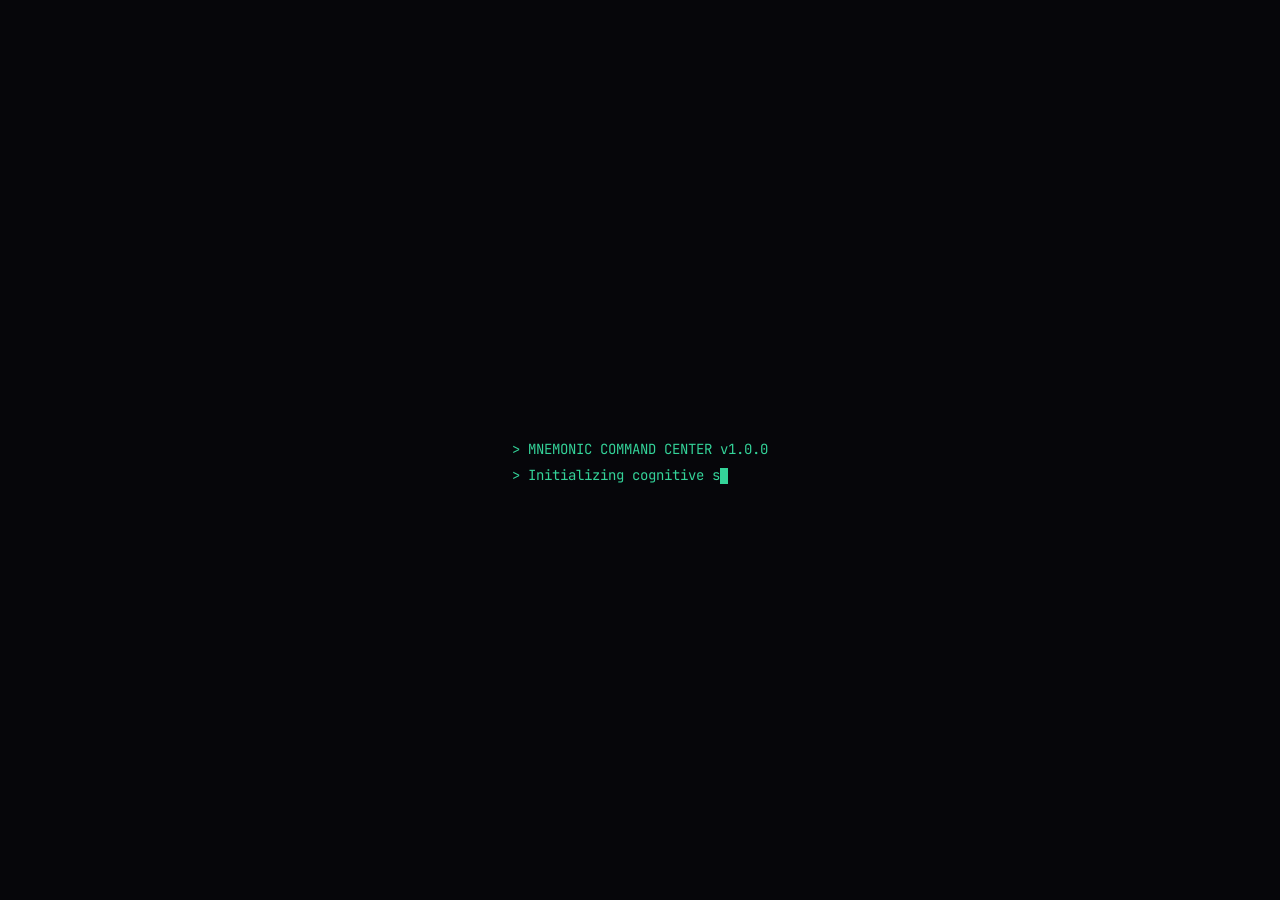
<file: scripts/command_center.html>
<!DOCTYPE html>
<html lang="en">
<head>
<meta charset="UTF-8">
<meta name="viewport" content="width=device-width, initial-scale=1.0">
<title>MNEMONIC — Command Center</title>
<link rel="preconnect" href="https://fonts.googleapis.com">
<link rel="preconnect" href="https://fonts.gstatic.com" crossorigin>
<link href="https://fonts.googleapis.com/css2?family=JetBrains+Mono:wght@300;400;500;600;700&family=Outfit:wght@300;400;500;600;700;800;900&display=swap" rel="stylesheet">
<style>
/* ── Reset ── */
*, *::before, *::after { box-sizing: border-box; margin: 0; padding: 0; }

:root {
  --bg: #06060a;
  --bg-card: #0c0c12;
  --bg-card-hover: #10101a;
  --border: #1a1a2e;
  --border-bright: #2a2a44;
  --green: #34d399;
  --green-dim: #34d39940;
  --green-glow: #34d39920;
  --amber: #f59e0b;
  --amber-dim: #f59e0b40;
  --red: #ef4444;
  --red-dim: #ef444440;
  --blue: #3b82f6;
  --blue-dim: #3b82f640;
  --purple: #a78bfa;
  --text: #e2e8f0;
  --text-dim: #64748b;
  --text-muted: #475569;
  --font-mono: 'JetBrains Mono', monospace;
  --font-display: 'Outfit', sans-serif;
}

html { scroll-behavior: smooth; }

body {
  background: var(--bg);
  color: var(--text);
  font-family: var(--font-mono);
  font-size: 13px;
  line-height: 1.6;
  overflow-x: hidden;
  cursor: url("data:image/svg+xml,%3Csvg xmlns='http://www.w3.org/2000/svg' width='24' height='24'%3E%3Cline x1='12' y1='0' x2='12' y2='24' stroke='%2334d39980' stroke-width='1'/%3E%3Cline x1='0' y1='12' x2='24' y2='12' stroke='%2334d39980' stroke-width='1'/%3E%3Ccircle cx='12' cy='12' r='4' fill='none' stroke='%2334d39960' stroke-width='1'/%3E%3C/svg%3E") 12 12, crosshair;
}

/* ── Accent bar ── */
.accent-bar {
  position: fixed; top: 0; left: 0; right: 0; height: 2px; z-index: 1000;
  background: linear-gradient(90deg, var(--green), var(--blue), var(--amber), var(--red));
}

/* ── CRT overlay ── */
.crt-overlay {
  position: fixed; inset: 0; pointer-events: none; z-index: 999;
  background: repeating-linear-gradient(
    0deg,
    transparent,
    transparent 2px,
    rgba(0,0,0,0.03) 2px,
    rgba(0,0,0,0.03) 4px
  );
}

.vignette {
  position: fixed; inset: 0; pointer-events: none; z-index: 998;
  background: radial-gradient(ellipse at center, transparent 50%, rgba(0,0,0,0.6) 100%);
}

/* ── Mouse glow ── */
.mouse-glow {
  position: fixed; pointer-events: none; z-index: 997;
  width: 600px; height: 600px;
  border-radius: 50%;
  background: radial-gradient(circle, var(--green-glow) 0%, transparent 70%);
  transform: translate(-50%, -50%);
  transition: opacity 0.3s;
  opacity: 0;
}
body:hover .mouse-glow { opacity: 1; }

/* ── Particle canvas ── */
#particles { position: fixed; inset: 0; z-index: -1; }

/* ── Scanner sweep ── */
.scanner-sweep {
  position: fixed; inset: 0; z-index: 1001; pointer-events: none;
  opacity: 0;
}
.scanner-sweep.active {
  animation: sweep 1.5s ease-out forwards;
}
.scanner-sweep::after {
  content: '';
  position: absolute;
  left: 0; right: 0;
  height: 3px;
  background: linear-gradient(90deg, transparent, var(--green), transparent);
  box-shadow: 0 0 30px var(--green), 0 0 60px var(--green-dim);
  top: 0;
  animation: scanDown 1.5s ease-out forwards;
}
@keyframes scanDown {
  from { top: 0; }
  to { top: 100%; }
}
@keyframes sweep {
  0% { opacity: 1; }
  80% { opacity: 1; }
  100% { opacity: 0; }
}

/* ── Boot sequence ── */
#boot-screen {
  position: fixed; inset: 0; z-index: 2000;
  background: var(--bg);
  display: flex; align-items: center; justify-content: center;
  font-family: var(--font-mono);
  font-size: 14px;
  color: var(--green);
  padding: 2rem;
  transition: opacity 0.6s ease-out;
}
#boot-screen.fade-out { opacity: 0; pointer-events: none; }
#boot-text {
  white-space: pre-wrap;
  max-width: 700px;
  line-height: 1.8;
}
#boot-text .cursor {
  display: inline-block;
  width: 8px; height: 16px;
  background: var(--green);
  animation: blink 0.5s infinite;
  vertical-align: text-bottom;
}
@keyframes blink { 0%,49% { opacity: 1; } 50%,100% { opacity: 0; } }

/* ── Main container ── */
.container {
  max-width: 960px;
  margin: 0 auto;
  padding: 2rem 1.5rem 4rem;
  position: relative;
  z-index: 1;
  opacity: 0;
  transition: opacity 0.6s ease-in;
}
.container.visible { opacity: 1; }

/* ── Header ── */
.header {
  text-align: center;
  margin-bottom: 2rem;
  position: relative;
}
.header-title {
  font-family: var(--font-display);
  font-size: 3.5rem;
  font-weight: 900;
  letter-spacing: 0.3em;
  color: var(--green);
  text-shadow: 0 0 40px var(--green-dim), 0 0 80px rgba(52,211,153,0.1);
  position: relative;
  display: inline-block;
}
.header-title .glitch {
  position: relative;
  display: inline-block;
}
.header-title .glitch::before,
.header-title .glitch::after {
  content: attr(data-text);
  position: absolute;
  top: 0; left: 0;
  width: 100%; height: 100%;
  opacity: 0;
}
.header-title .glitch::before {
  color: var(--red);
  clip-path: inset(0 0 60% 0);
}
.header-title .glitch::after {
  color: var(--blue);
  clip-path: inset(40% 0 0 0);
}
.header-title .glitch.active::before {
  animation: glitch1 0.15s steps(2) forwards;
  opacity: 0.8;
}
.header-title .glitch.active::after {
  animation: glitch2 0.15s steps(2) forwards;
  opacity: 0.8;
}
@keyframes glitch1 {
  0% { transform: translate(-2px, -1px); }
  50% { transform: translate(2px, 1px); }
  100% { transform: translate(0); }
}
@keyframes glitch2 {
  0% { transform: translate(2px, 1px); }
  50% { transform: translate(-2px, -1px); }
  100% { transform: translate(0); }
}

/* Radar */
.radar {
  position: absolute;
  top: 50%; right: -80px;
  transform: translateY(-50%);
  width: 60px; height: 60px;
}
.radar-ring {
  fill: none;
  stroke: var(--green-dim);
  stroke-width: 1;
}
.radar-sweep {
  fill: none;
  stroke: var(--green);
  stroke-width: 2;
  stroke-dasharray: 94;
  stroke-dashoffset: 70;
  transform-origin: center;
  animation: radarSpin 3s linear infinite;
}
@keyframes radarSpin { to { transform: rotate(360deg); } }

.header-subtitle {
  font-family: var(--font-display);
  font-size: 0.85rem;
  letter-spacing: 0.5em;
  color: var(--text-dim);
  margin-top: 0.25rem;
}
.header-meta {
  display: flex;
  align-items: center;
  justify-content: center;
  gap: 1.5rem;
  margin-top: 1rem;
  font-size: 0.75rem;
  color: var(--text-muted);
}
.refresh-time { opacity: 0.7; }
.threat-level {
  display: flex; align-items: center; gap: 0.4rem;
  font-weight: 600; text-transform: uppercase; letter-spacing: 0.1em;
}
.threat-dot {
  width: 8px; height: 8px;
  border-radius: 50%;
  animation: pulse 2s infinite;
}
@keyframes pulse {
  0%, 100% { opacity: 1; transform: scale(1); }
  50% { opacity: 0.5; transform: scale(1.3); }
}
.threat-operational .threat-dot { background: var(--green); box-shadow: 0 0 8px var(--green); }
.threat-operational { color: var(--green); }
.threat-caution .threat-dot { background: var(--amber); box-shadow: 0 0 8px var(--amber); }
.threat-caution { color: var(--amber); }
.threat-critical .threat-dot { background: var(--red); box-shadow: 0 0 8px var(--red); }
.threat-critical { color: var(--red); }

.refresh-btn {
  background: none; border: 1px solid var(--border);
  color: var(--text-dim); font-family: var(--font-mono);
  font-size: 0.7rem; padding: 0.25rem 0.6rem;
  border-radius: 4px; cursor: pointer;
  transition: all 0.2s;
}
.refresh-btn:hover { border-color: var(--green); color: var(--green); }
.refresh-btn.loading { animation: spin 1s linear infinite; }
@keyframes spin { to { transform: rotate(360deg); } }

/* ── Progress bar ── */
.progress-section { margin-bottom: 2rem; }
.progress-label {
  display: flex; justify-content: space-between;
  font-size: 0.7rem; color: var(--text-dim);
  margin-bottom: 0.4rem;
}
.progress-bar {
  height: 6px;
  background: var(--border);
  border-radius: 3px;
  overflow: hidden;
  display: flex;
}
.progress-merged {
  background: var(--green);
  transition: width 0.8s cubic-bezier(0.4, 0, 0.2, 1);
  box-shadow: 0 0 8px var(--green-dim);
}
.progress-open {
  background: var(--amber);
  transition: width 0.8s cubic-bezier(0.4, 0, 0.2, 1);
}

/* ── Pipeline funnel ── */
.pipeline {
  display: grid;
  grid-template-columns: repeat(4, 1fr);
  gap: 1px;
  margin-bottom: 2rem;
  background: var(--border);
  border-radius: 8px;
  overflow: hidden;
  position: relative;
}
.pipeline-stage {
  background: var(--bg-card);
  padding: 1.2rem 0.8rem;
  text-align: center;
  position: relative;
}
.pipeline-stage::after {
  content: '▸';
  position: absolute;
  right: -6px; top: 50%;
  transform: translateY(-50%);
  color: var(--text-muted);
  font-size: 0.7rem;
  z-index: 2;
}
.pipeline-stage:last-child::after { display: none; }
.pipeline-count {
  font-family: var(--font-display);
  font-size: 2rem;
  font-weight: 700;
  color: var(--green);
  line-height: 1;
}
.pipeline-label {
  font-size: 0.65rem;
  color: var(--text-dim);
  text-transform: uppercase;
  letter-spacing: 0.1em;
  margin-top: 0.3rem;
}
#pipeline-canvas {
  position: absolute;
  inset: 0;
  pointer-events: none;
  z-index: 1;
}

/* ── Filters ── */
.filters {
  display: flex;
  gap: 0.5rem;
  margin-bottom: 1.5rem;
  flex-wrap: wrap;
}
.filter-btn {
  background: var(--bg-card);
  border: 1px solid var(--border);
  color: var(--text-dim);
  font-family: var(--font-mono);
  font-size: 0.75rem;
  padding: 0.4rem 1rem;
  border-radius: 4px;
  cursor: pointer;
  transition: all 0.2s;
  position: relative;
}
.filter-btn:hover { border-color: var(--green-dim); color: var(--text); }
.filter-btn.active {
  border-color: var(--green);
  color: var(--green);
  background: rgba(52,211,153,0.05);
}
.filter-count {
  font-size: 0.6rem;
  opacity: 0.6;
  margin-left: 0.3rem;
}

/* ── PR Cards ── */
.cards-section { margin-bottom: 2rem; }
.section-title {
  font-family: var(--font-display);
  font-size: 0.8rem;
  font-weight: 600;
  color: var(--text-dim);
  text-transform: uppercase;
  letter-spacing: 0.15em;
  margin-bottom: 1rem;
  display: flex; align-items: center; gap: 0.5rem;
}
.section-title::before {
  content: '';
  width: 3px; height: 14px;
  background: var(--green);
  border-radius: 2px;
}

.pr-card {
  background: var(--bg-card);
  border: 1px solid var(--border);
  border-radius: 8px;
  margin-bottom: 0.75rem;
  overflow: hidden;
  transition: all 0.3s cubic-bezier(0.4, 0, 0.2, 1);
  position: relative;
  transform-style: preserve-3d;
  perspective: 800px;
}
.pr-card::before {
  content: '';
  position: absolute;
  inset: 0;
  border-radius: 8px;
  opacity: 0;
  transition: opacity 0.3s;
  pointer-events: none;
  z-index: 1;
}
.pr-card:hover {
  border-color: var(--border-bright);
  background: var(--bg-card-hover);
}
.pr-card:hover::before { opacity: 1; }
.pr-card.focused {
  border-color: var(--green-dim);
  box-shadow: 0 0 0 1px var(--green-dim);
}

/* Card classes */
.pr-card.attention { border-left: 3px solid var(--red); }
.pr-card.approved { border-left: 3px solid var(--green); }
.pr-card.merged { border-left: 3px solid var(--green); opacity: 0.6; }
.pr-card.merged:hover { opacity: 0.8; }

/* Holographic shine */
.pr-card .holo-shine {
  position: absolute; inset: 0;
  pointer-events: none;
  opacity: 0;
  transition: opacity 0.3s;
  border-radius: 8px;
  z-index: 0;
}
.pr-card:hover .holo-shine { opacity: 0.07; }

.pr-card-header {
  padding: 1rem 1.2rem;
  cursor: pointer;
  display: flex;
  align-items: flex-start;
  gap: 1rem;
  position: relative;
  z-index: 2;
}
.pr-number {
  font-weight: 600;
  color: var(--green);
  text-decoration: none;
  font-size: 0.8rem;
  flex-shrink: 0;
}
.pr-number:hover { text-decoration: underline; }
.pr-title {
  flex: 1;
  font-size: 0.85rem;
  color: var(--text);
  line-height: 1.4;
}
.pr-badge {
  flex-shrink: 0;
  font-size: 0.6rem;
  font-weight: 600;
  padding: 0.2rem 0.5rem;
  border-radius: 3px;
  text-transform: uppercase;
  letter-spacing: 0.05em;
}
.badge-merged { background: var(--green-dim); color: var(--green); }
.badge-approved { background: rgba(52,211,153,0.15); color: #6ee7b7; }
.badge-changes { background: var(--red-dim); color: var(--red); }
.badge-ci-fail { background: var(--red-dim); color: #fca5a5; }
.badge-pending { background: var(--amber-dim); color: var(--amber); }
.badge-ci-running { background: var(--blue-dim); color: var(--blue); }

.pr-meta {
  display: flex;
  flex-wrap: wrap;
  gap: 0.8rem;
  padding: 0 1.2rem 0.8rem;
  font-size: 0.7rem;
  color: var(--text-muted);
  position: relative;
  z-index: 2;
}
.pr-meta-item {
  display: flex; align-items: center; gap: 0.3rem;
}
.meta-icon { opacity: 0.6; }

/* Expandable detail */
.pr-detail {
  max-height: 0;
  overflow: hidden;
  transition: max-height 0.4s cubic-bezier(0.4, 0, 0.2, 1);
  border-top: 1px solid transparent;
}
.pr-card.expanded .pr-detail {
  max-height: 500px;
  border-top-color: var(--border);
}
.pr-detail-inner {
  padding: 1rem 1.2rem;
  font-size: 0.75rem;
  position: relative;
  z-index: 2;
}
.detail-row {
  display: flex;
  justify-content: space-between;
  align-items: flex-start;
  margin-bottom: 0.5rem;
}
.detail-label { color: var(--text-muted); }
.detail-value { color: var(--text-dim); text-align: right; max-width: 60%; }
.detail-checks {
  display: flex; gap: 0.5rem; flex-wrap: wrap;
}
.check-pass { color: var(--green); }
.check-fail { color: var(--red); }
.check-pending { color: var(--amber); }
.detail-labels {
  display: flex; gap: 0.3rem; flex-wrap: wrap;
}
.label-tag {
  font-size: 0.6rem;
  padding: 0.1rem 0.4rem;
  border-radius: 3px;
  background: var(--border);
  color: var(--text-dim);
}
.detail-comment {
  background: rgba(255,255,255,0.02);
  border-left: 2px solid var(--border-bright);
  padding: 0.5rem 0.8rem;
  margin: 0.5rem 0;
  border-radius: 0 4px 4px 0;
}
.comment-author { color: var(--green); font-weight: 500; }
.comment-body { color: var(--text-dim); margin-top: 0.2rem; }
.detail-actions {
  display: flex; gap: 0.5rem; margin-top: 0.8rem;
}
.action-link {
  font-size: 0.7rem;
  color: var(--blue);
  text-decoration: none;
  padding: 0.3rem 0.6rem;
  border: 1px solid var(--blue-dim);
  border-radius: 4px;
  transition: all 0.2s;
}
.action-link:hover {
  background: var(--blue-dim);
  color: #93c5fd;
}

/* ── Reviewer tags ── */
.reviewer-tag {
  font-size: 0.65rem;
  padding: 0.1rem 0.4rem;
  border-radius: 3px;
  display: inline-flex;
  align-items: center;
  gap: 0.2rem;
}
.reviewer-approved { background: var(--green-dim); color: var(--green); }
.reviewer-changes { background: var(--red-dim); color: var(--red); }
.reviewer-pending { background: var(--amber-dim); color: var(--amber); }

/* ── Issues section ── */
.issues-section { margin-bottom: 2rem; }
.tag-cloud {
  display: flex;
  flex-wrap: wrap;
  gap: 0.5rem;
}
.tag-chip {
  font-size: 0.7rem;
  padding: 0.3rem 0.7rem;
  border-radius: 4px;
  background: var(--bg-card);
  border: 1px solid var(--border);
  color: var(--text-dim);
  transition: all 0.2s;
  cursor: default;
}
.tag-chip:hover {
  border-color: var(--green-dim);
  color: var(--text);
}
.tag-count {
  font-size: 0.6rem;
  opacity: 0.5;
  margin-left: 0.3rem;
}

/* ── Release section ── */
.release-section { margin-bottom: 2rem; }
.release-card {
  background: var(--bg-card);
  border: 1px solid var(--border);
  border-left: 3px solid var(--green);
  border-radius: 6px;
  padding: 0.75rem 1rem;
  display: flex;
  align-items: center;
  justify-content: space-between;
  gap: 1rem;
}
.release-tag {
  font-family: var(--font-display);
  font-weight: 700;
  font-size: 1.1rem;
  color: var(--green);
  text-shadow: 0 0 12px var(--green-glow);
}
.release-meta {
  font-size: 0.7rem;
  color: var(--text-muted);
}
.release-link {
  font-size: 0.65rem;
  color: var(--text-dim);
  text-decoration: none;
  border: 1px solid var(--border);
  border-radius: 4px;
  padding: 0.3rem 0.6rem;
  transition: all 0.2s;
}
.release-link:hover {
  border-color: var(--green-dim);
  color: var(--green);
}

/* ── Branches section ── */
.branches-section { margin-bottom: 2rem; }
.branch-list {
  display: flex;
  flex-wrap: wrap;
  gap: 0.4rem;
}
.branch-tag {
  font-size: 0.7rem;
  padding: 0.25rem 0.6rem;
  border-radius: 4px;
  background: var(--bg-card);
  border: 1px solid var(--border);
  color: var(--text-dim);
  font-family: var(--font-mono);
  transition: all 0.2s;
  text-decoration: none;
}
.branch-tag:hover {
  border-color: var(--blue-dim);
  color: var(--blue);
}

/* ── Milestones section ── */
.milestones-section { margin-bottom: 2rem; }
.milestone-card {
  background: var(--bg-card);
  border: 1px solid var(--border);
  border-radius: 6px;
  padding: 0.75rem 1rem;
  margin-bottom: 0.5rem;
}
.milestone-header {
  display: flex;
  align-items: center;
  justify-content: space-between;
  margin-bottom: 0.4rem;
}
.milestone-name {
  font-family: var(--font-display);
  font-weight: 600;
  color: var(--text);
}
.milestone-progress-text {
  font-size: 0.7rem;
  color: var(--text-dim);
}
.milestone-bar {
  height: 4px;
  background: var(--border);
  border-radius: 2px;
  overflow: hidden;
}
.milestone-fill {
  height: 100%;
  background: linear-gradient(90deg, var(--green), var(--blue));
  border-radius: 2px;
  transition: width 0.6s ease;
}
.milestone-desc {
  font-size: 0.7rem;
  color: var(--text-muted);
  margin-top: 0.35rem;
}

/* ── Keyboard hints ── */
.kbd-hints {
  position: fixed;
  bottom: 1rem; left: 50%;
  transform: translateX(-50%);
  display: flex; gap: 1rem;
  font-size: 0.65rem;
  color: var(--text-muted);
  opacity: 0.4;
  transition: opacity 0.3s;
  z-index: 100;
}
.kbd-hints:hover { opacity: 0.8; }
kbd {
  background: var(--bg-card);
  border: 1px solid var(--border);
  border-radius: 3px;
  padding: 0.1rem 0.4rem;
  font-family: var(--font-mono);
  font-size: 0.6rem;
  color: var(--text-dim);
}

/* ── Sound toggle ── */
.sound-toggle {
  position: fixed;
  bottom: 1rem; right: 1rem;
  background: var(--bg-card);
  border: 1px solid var(--border);
  color: var(--text-muted);
  font-size: 1rem;
  width: 36px; height: 36px;
  border-radius: 50%;
  cursor: pointer;
  z-index: 100;
  display: flex; align-items: center; justify-content: center;
  transition: all 0.2s;
}
.sound-toggle:hover { border-color: var(--green); color: var(--green); }

/* ── Toast system ── */
.toast-container {
  position: fixed;
  top: 1rem; right: 1rem;
  z-index: 3000;
  display: flex;
  flex-direction: column;
  gap: 0.5rem;
}
.toast {
  background: var(--bg-card);
  border: 1px solid var(--border);
  border-radius: 6px;
  padding: 0.7rem 1rem;
  font-size: 0.75rem;
  color: var(--text);
  transform: translateX(120%);
  animation: slideIn 0.3s ease-out forwards;
  max-width: 300px;
  box-shadow: 0 4px 20px rgba(0,0,0,0.5);
}
.toast.dismiss { animation: slideOut 0.3s ease-in forwards; }
.toast-merged { border-left: 3px solid var(--green); }
.toast-approved { border-left: 3px solid #6ee7b7; }
.toast-failed { border-left: 3px solid var(--red); }
.toast-comment { border-left: 3px solid var(--blue); }
@keyframes slideIn { to { transform: translateX(0); } }
@keyframes slideOut { to { transform: translateX(120%); opacity: 0; } }

/* ── Confetti ── */
.confetti-piece {
  position: fixed;
  width: 8px; height: 8px;
  z-index: 3001;
  pointer-events: none;
  animation: confettiFall 2s ease-in forwards;
}
@keyframes confettiFall {
  0% { transform: translateY(0) rotate(0deg); opacity: 1; }
  100% { transform: translateY(100vh) rotate(720deg); opacity: 0; }
}

/* ── Party mode (konami) ── */
.party-mode {
  animation: partyBg 0.5s infinite;
}
.party-mode .pr-card {
  animation: partyCard 0.3s infinite alternate;
}
@keyframes partyBg {
  0% { filter: hue-rotate(0deg); }
  100% { filter: hue-rotate(360deg); }
}
@keyframes partyCard {
  from { transform: rotate(-1deg); }
  to { transform: rotate(1deg); }
}

/* ── Loading spinner ── */
.spinner {
  display: inline-block;
  width: 14px; height: 14px;
  border: 2px solid var(--border);
  border-top-color: var(--green);
  border-radius: 50%;
  animation: spin 0.8s linear infinite;
  vertical-align: middle;
  margin-right: 0.3rem;
}

/* ── Empty state ── */
.empty-state {
  text-align: center;
  padding: 3rem 1rem;
  color: var(--text-muted);
  font-size: 0.8rem;
}

/* ── Countdown ── */
.countdown {
  font-size: 0.65rem;
  color: var(--text-muted);
  opacity: 0.5;
}

/* ── Reduced motion ── */
@media (prefers-reduced-motion: reduce) {
  *, *::before, *::after {
    animation-duration: 0.01ms !important;
    animation-iteration-count: 1 !important;
    transition-duration: 0.01ms !important;
  }
  .crt-overlay, .vignette, .mouse-glow, .scanner-sweep, #particles { display: none; }
}

/* ── Mobile ── */
@media (max-width: 640px) {
  .header-title { font-size: 2rem; letter-spacing: 0.15em; }
  .radar { display: none; }
  .pipeline { grid-template-columns: repeat(2, 1fr); }
  .pipeline-stage:nth-child(2)::after { display: none; }
  .container { padding: 1.5rem 1rem 5rem; }
  .pr-card-header { flex-direction: column; gap: 0.5rem; }
  .pr-badge { align-self: flex-start; }
  .kbd-hints { display: none; }
  .header-meta { flex-direction: column; gap: 0.5rem; }
}
</style>
</head>
<body>

<!-- Overlays -->
<div class="accent-bar"></div>
<div class="crt-overlay"></div>
<div class="vignette"></div>
<div class="mouse-glow" id="mouseGlow"></div>
<div class="scanner-sweep" id="scanner"></div>
<canvas id="particles"></canvas>

<!-- Boot screen -->
<div id="boot-screen">
  <div id="boot-text"></div>
</div>

<!-- Toast container -->
<div class="toast-container" id="toasts"></div>

<!-- Main -->
<div class="container" id="main">

  <!-- Header -->
  <header class="header">
    <h1 class="header-title">
      <span class="glitch" data-text="MNEMONIC">MNEMONIC</span>
      <svg class="radar" viewBox="0 0 60 60">
        <circle class="radar-ring" cx="30" cy="30" r="10"/>
        <circle class="radar-ring" cx="30" cy="30" r="20"/>
        <circle class="radar-ring" cx="30" cy="30" r="29"/>
        <circle class="radar-sweep" cx="30" cy="30" r="15"/>
      </svg>
    </h1>
    <p class="header-subtitle">COMMAND CENTER</p>
    <div class="header-meta">
      <span class="refresh-time" id="refreshTime">Last refresh: —</span>
      <button class="refresh-btn" id="refreshBtn" title="Refresh (R)">&#x21bb; REFRESH</button>
      <span class="countdown" id="countdown"></span>
      <span class="threat-level" id="threatLevel">
        <span class="threat-dot"></span>
        <span class="threat-text">LOADING</span>
      </span>
    </div>
  </header>

  <!-- Progress bar -->
  <section class="progress-section" id="progressSection">
    <div class="progress-label">
      <span id="progressMergedLabel">Merged: 0</span>
      <span id="progressOpenLabel">Open: 0</span>
    </div>
    <div class="progress-bar">
      <div class="progress-merged" id="progressMerged" style="width:0%"></div>
      <div class="progress-open" id="progressOpen" style="width:0%"></div>
    </div>
  </section>

  <!-- Pipeline -->
  <section class="pipeline" id="pipeline">
    <canvas id="pipeline-canvas"></canvas>
    <div class="pipeline-stage">
      <div class="pipeline-count" data-target="0" id="pipeIssues">0</div>
      <div class="pipeline-label">Open Issues</div>
    </div>
    <div class="pipeline-stage">
      <div class="pipeline-count" data-target="0" id="pipePRs">0</div>
      <div class="pipeline-label">Open PRs</div>
    </div>
    <div class="pipeline-stage">
      <div class="pipeline-count" data-target="0" id="pipeReview">0</div>
      <div class="pipeline-label">In Review</div>
    </div>
    <div class="pipeline-stage">
      <div class="pipeline-count" data-target="0" id="pipeMerged">0</div>
      <div class="pipeline-label">Merged 30d</div>
    </div>
  </section>

  <!-- Filters -->
  <div class="filters" id="filters">
    <button class="filter-btn active" data-filter="all">All <span class="filter-count" id="countAll">0</span></button>
    <button class="filter-btn" data-filter="attention">Attention <span class="filter-count" id="countAttention">0</span></button>
    <button class="filter-btn" data-filter="open">Open <span class="filter-count" id="countOpen">0</span></button>
    <button class="filter-btn" data-filter="merged">Merged <span class="filter-count" id="countMerged">0</span></button>
  </div>

  <!-- PR Cards -->
  <section class="cards-section" id="cardsSection">
    <div class="section-title">Pull Requests</div>
    <div id="prCards"></div>
  </section>

  <!-- Issues -->
  <section class="issues-section" id="issuesSection">
    <div class="section-title">Issue Labels</div>
    <div class="tag-cloud" id="tagCloud"></div>
  </section>

  <!-- Release + Branches -->
  <section class="release-section" id="releaseSection" style="display:none">
    <div class="section-title">Latest Release</div>
    <div class="release-card" id="releaseCard"></div>
  </section>

  <section class="branches-section" id="branchesSection" style="display:none">
    <div class="section-title">Active Branches</div>
    <div class="branch-list" id="branchList"></div>
  </section>

  <!-- Milestones -->
  <section class="milestones-section" id="milestonesSection" style="display:none">
    <div class="section-title">Milestones</div>
    <div id="milestoneCards"></div>
  </section>

</div>

<!-- Sound toggle -->
<button class="sound-toggle" id="soundToggle" title="Toggle sound">&#x1f50a;</button>

<!-- Keyboard hints -->
<div class="kbd-hints">
  <span><kbd>R</kbd> Refresh</span>
  <span><kbd>1</kbd>-<kbd>4</kbd> Filter</span>
  <span><kbd>J</kbd>/<kbd>K</kbd> Nav</span>
  <span><kbd>Esc</kbd> Collapse</span>
</div>

<script>
// ── Config ──
const REPO = 'appsprout-dev/mnemonic';
const GH_BASE = `https://github.com/${REPO}`;
const API_URL = '/api/status';
const REFRESH_INTERVAL = 30 * 60 * 1000;

// ── State ──
let state = { prs: [], issues: [], stats: {} };
let prevState = null;
let currentFilter = 'all';
let focusedCard = -1;
let soundEnabled = localStorage.getItem('cmdcenter-sound') !== 'off';
let refreshTimer = null;
let nextRefresh = 0;
let partyMode = false;
let konamiProgress = 0;
const KONAMI = [38,38,40,40,37,39,37,39,66,65];

// ── Sound engine ──
const AudioCtx = window.AudioContext || window.webkitAudioContext;
let audioCtx = null;
function ensureAudio() {
  if (!audioCtx) audioCtx = new AudioCtx();
  return audioCtx;
}
function playSound(type) {
  if (!soundEnabled) return;
  const ctx = ensureAudio();
  const osc = ctx.createOscillator();
  const gain = ctx.createGain();
  osc.connect(gain);
  gain.connect(ctx.destination);
  const t = ctx.currentTime;
  gain.gain.setValueAtTime(0.08, t);

  switch (type) {
    case 'tick':
      osc.frequency.setValueAtTime(800, t);
      gain.gain.exponentialRampToValueAtTime(0.001, t + 0.05);
      osc.start(t); osc.stop(t + 0.05);
      break;
    case 'click':
      osc.frequency.setValueAtTime(600, t);
      osc.frequency.exponentialRampToValueAtTime(400, t + 0.08);
      gain.gain.exponentialRampToValueAtTime(0.001, t + 0.08);
      osc.start(t); osc.stop(t + 0.08);
      break;
    case 'expand':
      osc.frequency.setValueAtTime(400, t);
      osc.frequency.exponentialRampToValueAtTime(800, t + 0.15);
      gain.gain.exponentialRampToValueAtTime(0.001, t + 0.15);
      osc.start(t); osc.stop(t + 0.15);
      break;
    case 'collapse':
      osc.frequency.setValueAtTime(800, t);
      osc.frequency.exponentialRampToValueAtTime(400, t + 0.12);
      gain.gain.exponentialRampToValueAtTime(0.001, t + 0.12);
      osc.start(t); osc.stop(t + 0.12);
      break;
    case 'merge':
      osc.type = 'sine';
      [523, 659, 784].forEach((f, i) => {
        const o = ctx.createOscillator();
        const g = ctx.createGain();
        o.connect(g); g.connect(ctx.destination);
        o.frequency.setValueAtTime(f, t + i * 0.1);
        g.gain.setValueAtTime(0.06, t + i * 0.1);
        g.gain.exponentialRampToValueAtTime(0.001, t + i * 0.1 + 0.3);
        o.start(t + i * 0.1); o.stop(t + i * 0.1 + 0.3);
      });
      return;
    case 'alert':
      osc.type = 'sawtooth';
      osc.frequency.setValueAtTime(440, t);
      osc.frequency.setValueAtTime(520, t + 0.1);
      osc.frequency.setValueAtTime(440, t + 0.2);
      gain.gain.setValueAtTime(0.05, t);
      gain.gain.exponentialRampToValueAtTime(0.001, t + 0.3);
      osc.start(t); osc.stop(t + 0.3);
      break;
    case 'sweep':
      osc.type = 'sine';
      osc.frequency.setValueAtTime(200, t);
      osc.frequency.exponentialRampToValueAtTime(2000, t + 1);
      gain.gain.setValueAtTime(0.04, t);
      gain.gain.exponentialRampToValueAtTime(0.001, t + 1);
      osc.start(t); osc.stop(t + 1);
      break;
    default:
      osc.start(t); osc.stop(t + 0.05);
  }
}

// ── Boot sequence ──
const bootLines = [
  '> MNEMONIC COMMAND CENTER v1.0.0',
  '> Initializing cognitive subsystems...',
  `> Connecting to ${REPO}...`,
  '> Loading perception agent .......... OK',
  '> Loading encoding pipeline ......... OK',
  '> Loading retrieval engine .......... OK',
  '> Loading metacognition layer ....... OK',
  '> Calibrating threat assessment ..... OK',
  '> Dashboard online.',
  '',
  '  SYSTEM OPERATIONAL',
];

async function runBoot() {
  const el = document.getElementById('boot-text');
  const screen = document.getElementById('boot-screen');
  const prefersReduced = window.matchMedia('(prefers-reduced-motion: reduce)').matches;

  if (prefersReduced) {
    screen.classList.add('fade-out');
    setTimeout(() => { screen.style.display = 'none'; }, 100);
    document.getElementById('main').classList.add('visible');
    return;
  }

  for (const line of bootLines) {
    for (let i = 0; i <= line.length; i++) {
      el.innerHTML = el.textContent.replace(/<[^>]+>/g, '');
      el.textContent = el.textContent;
      const partial = line.substring(0, i);
      el.innerHTML = el.innerHTML.split('\n').slice(0, -1).join('\n') +
        (el.innerHTML ? '\n' : '') + partial + '<span class="cursor"></span>';
      await sleep(8 + Math.random() * 12);
    }
    el.innerHTML = el.innerHTML.replace('<span class="cursor"></span>', '');
    el.innerHTML += '\n';
    await sleep(80);
  }
  await sleep(600);
  screen.classList.add('fade-out');
  setTimeout(() => { screen.style.display = 'none'; }, 600);
  document.getElementById('main').classList.add('visible');

  // Scanner
  const scanner = document.getElementById('scanner');
  scanner.classList.add('active');
  playSound('sweep');
  setTimeout(() => scanner.classList.remove('active'), 1500);
}

function sleep(ms) { return new Promise(r => setTimeout(r, ms)); }

// ── Particles ──
function initParticles() {
  const canvas = document.getElementById('particles');
  const ctx = canvas.getContext('2d');
  let w, h, particles = [];
  const COUNT = 60;
  const CONNECT_DIST = 120;

  function resize() {
    w = canvas.width = window.innerWidth;
    h = canvas.height = window.innerHeight;
  }
  resize();
  window.addEventListener('resize', resize);

  for (let i = 0; i < COUNT; i++) {
    particles.push({
      x: Math.random() * w, y: Math.random() * h,
      vx: (Math.random() - 0.5) * 0.3, vy: (Math.random() - 0.5) * 0.3,
      r: Math.random() * 1.5 + 0.5
    });
  }

  function draw() {
    ctx.clearRect(0, 0, w, h);

    // Grid lines
    ctx.strokeStyle = 'rgba(52,211,153,0.03)';
    ctx.lineWidth = 1;
    const gridSize = 80;
    for (let x = 0; x < w; x += gridSize) {
      ctx.beginPath(); ctx.moveTo(x, 0); ctx.lineTo(x, h); ctx.stroke();
    }
    for (let y = 0; y < h; y += gridSize) {
      ctx.beginPath(); ctx.moveTo(0, y); ctx.lineTo(w, y); ctx.stroke();
    }

    // Connections
    for (let i = 0; i < particles.length; i++) {
      for (let j = i + 1; j < particles.length; j++) {
        const dx = particles[i].x - particles[j].x;
        const dy = particles[i].y - particles[j].y;
        const d = Math.sqrt(dx * dx + dy * dy);
        if (d < CONNECT_DIST) {
          ctx.strokeStyle = `rgba(52,211,153,${0.06 * (1 - d / CONNECT_DIST)})`;
          ctx.beginPath();
          ctx.moveTo(particles[i].x, particles[i].y);
          ctx.lineTo(particles[j].x, particles[j].y);
          ctx.stroke();
        }
      }
    }

    // Particles
    for (const p of particles) {
      p.x += p.vx; p.y += p.vy;
      if (p.x < 0 || p.x > w) p.vx *= -1;
      if (p.y < 0 || p.y > h) p.vy *= -1;
      ctx.fillStyle = 'rgba(52,211,153,0.3)';
      ctx.beginPath();
      ctx.arc(p.x, p.y, p.r, 0, Math.PI * 2);
      ctx.fill();
    }
    requestAnimationFrame(draw);
  }
  draw();
}

// ── Pipeline energy dots ──
function initPipelineDots() {
  const canvas = document.getElementById('pipeline-canvas');
  const container = document.getElementById('pipeline');
  if (!canvas || !container) return;
  const ctx = canvas.getContext('2d');
  const dots = [];

  function resize() {
    const rect = container.getBoundingClientRect();
    canvas.width = rect.width;
    canvas.height = rect.height;
  }
  resize();
  window.addEventListener('resize', resize);

  function spawnDot() {
    const stages = container.querySelectorAll('.pipeline-stage');
    if (stages.length < 2) return;
    const stageIdx = Math.floor(Math.random() * (stages.length - 1));
    const r1 = stages[stageIdx].getBoundingClientRect();
    const r2 = stages[stageIdx + 1].getBoundingClientRect();
    const containerRect = container.getBoundingClientRect();
    dots.push({
      x: r1.right - containerRect.left,
      y: r1.top + r1.height / 2 - containerRect.top + (Math.random() - 0.5) * 20,
      tx: r2.left - containerRect.left,
      ty: r2.top + r2.height / 2 - containerRect.top + (Math.random() - 0.5) * 20,
      progress: 0,
      speed: 0.005 + Math.random() * 0.01,
      size: 1.5 + Math.random() * 1.5
    });
  }

  function draw() {
    ctx.clearRect(0, 0, canvas.width, canvas.height);
    for (let i = dots.length - 1; i >= 0; i--) {
      const d = dots[i];
      d.progress += d.speed;
      if (d.progress >= 1) { dots.splice(i, 1); continue; }
      const x = d.x + (d.tx - d.x) * d.progress;
      const y = d.y + (d.ty - d.y) * d.progress + Math.sin(d.progress * Math.PI * 3) * 5;
      const alpha = Math.sin(d.progress * Math.PI) * 0.6;
      ctx.fillStyle = `rgba(52,211,153,${alpha})`;
      ctx.beginPath();
      ctx.arc(x, y, d.size, 0, Math.PI * 2);
      ctx.fill();
    }
    if (Math.random() < 0.1) spawnDot();
    requestAnimationFrame(draw);
  }
  draw();
}

// ── Mouse glow + card tilt ──
document.addEventListener('mousemove', e => {
  const glow = document.getElementById('mouseGlow');
  glow.style.left = e.clientX + 'px';
  glow.style.top = e.clientY + 'px';
});

function initCardEffects() {
  document.querySelectorAll('.pr-card').forEach(card => {
    const shine = card.querySelector('.holo-shine');
    card.addEventListener('mousemove', e => {
      const rect = card.getBoundingClientRect();
      const x = e.clientX - rect.left;
      const y = e.clientY - rect.top;
      const cx = rect.width / 2;
      const cy = rect.height / 2;
      const rotX = (y - cy) / cy * -2;
      const rotY = (x - cx) / cx * 2;
      card.style.transform = `perspective(800px) rotateX(${rotX}deg) rotateY(${rotY}deg)`;
      if (shine) {
        const angle = Math.atan2(y - cy, x - cx) * 180 / Math.PI;
        shine.style.background = `conic-gradient(from ${angle}deg at ${x}px ${y}px, rgba(52,211,153,0.1), rgba(59,130,246,0.05), rgba(245,158,11,0.05), transparent 60%)`;
      }
    });
    card.addEventListener('mouseleave', () => {
      card.style.transform = '';
    });
  });
}

// ── Helpers ──
function timeAgo(isoStr) {
  if (!isoStr) return '—';
  const d = new Date(isoStr);
  const s = Math.floor((Date.now() - d) / 1000);
  if (s < 60) return 'just now';
  if (s < 3600) return Math.floor(s / 60) + 'm ago';
  if (s < 86400) return Math.floor(s / 3600) + 'h ago';
  return Math.floor(s / 86400) + 'd ago';
}

function getBadge(status) {
  if (!status) return { label: 'UNKNOWN', cls: 'badge-pending' };
  if (status.state === 'MERGED') return { label: 'MERGED', cls: 'badge-merged' };
  if (status.changes_requested > 0) return { label: 'CHANGES REQ', cls: 'badge-changes' };
  if (status.checks_fail > 0) return { label: 'CI FAIL', cls: 'badge-ci-fail' };
  if (status.checks_pending > 0) return { label: 'CI RUNNING', cls: 'badge-ci-running' };
  if (status.approved > 0) return { label: 'APPROVED', cls: 'badge-approved' };
  return { label: 'PENDING', cls: 'badge-pending' };
}

function getCardClass(status) {
  if (!status) return '';
  if (status.state === 'MERGED') return 'merged';
  if (status.changes_requested > 0 || status.checks_fail > 0 || status.merge_signal === 'failed') return 'attention';
  if (status.approved > 0) return 'approved';
  return '';
}

function renderReviewers(reviewers) {
  if (!reviewers || typeof reviewers !== 'object') return '';
  return Object.entries(reviewers).map(([user, state]) => {
    let cls = 'reviewer-pending';
    let icon = '⏳';
    if (state === 'APPROVED') { cls = 'reviewer-approved'; icon = '✓'; }
    else if (state === 'CHANGES_REQUESTED') { cls = 'reviewer-changes'; icon = '✕'; }
    return `<span class="reviewer-tag ${cls}">${icon} ${user}</span>`;
  }).join(' ');
}

function sortKey(pr) {
  const s = pr.status;
  if (!s) return 3;
  if (s.changes_requested > 0 || s.checks_fail > 0) return 0;
  if (s.state === 'OPEN') return 1;
  if (s.state === 'MERGED') return 2;
  return 3;
}

function getThreatLevel(prs) {
  if (!prs || !prs.length) return 'operational';
  for (const pr of prs) {
    const s = pr.status;
    if (!s) continue;
    if (s.changes_requested > 0 || s.merge_signal === 'failed') return 'critical';
  }
  for (const pr of prs) {
    const s = pr.status;
    if (!s) continue;
    if (s.checks_fail > 0) return 'caution';
  }
  return 'operational';
}

// ── Count-up animation ──
function animateCount(el, target) {
  const start = parseInt(el.textContent) || 0;
  if (start === target) return;
  const duration = 800;
  const startTime = performance.now();

  function step(now) {
    const elapsed = now - startTime;
    const progress = Math.min(elapsed / duration, 1);
    // Cubic ease-out
    const eased = 1 - Math.pow(1 - progress, 3);
    el.textContent = Math.round(start + (target - start) * eased);
    if (progress < 1) requestAnimationFrame(step);
    else el.textContent = target;
  }
  requestAnimationFrame(step);
}

// ── Toast ──
function showToast(msg, type) {
  const container = document.getElementById('toasts');
  const toast = document.createElement('div');
  toast.className = `toast toast-${type || 'comment'}`;
  toast.textContent = msg;
  container.appendChild(toast);
  setTimeout(() => {
    toast.classList.add('dismiss');
    setTimeout(() => toast.remove(), 300);
  }, 5000);
}

// ── Confetti ──
function burstConfetti() {
  const colors = ['#34d399', '#3b82f6', '#f59e0b', '#a78bfa', '#ef4444'];
  for (let i = 0; i < 40; i++) {
    const piece = document.createElement('div');
    piece.className = 'confetti-piece';
    piece.style.left = (30 + Math.random() * 40) + 'vw';
    piece.style.top = '-10px';
    piece.style.background = colors[Math.floor(Math.random() * colors.length)];
    piece.style.borderRadius = Math.random() > 0.5 ? '50%' : '0';
    piece.style.width = (4 + Math.random() * 8) + 'px';
    piece.style.height = (4 + Math.random() * 8) + 'px';
    piece.style.animationDuration = (1.5 + Math.random() * 1.5) + 's';
    piece.style.animationDelay = (Math.random() * 0.5) + 's';
    document.body.appendChild(piece);
    setTimeout(() => piece.remove(), 4000);
  }
}

// ── Glitch effect ──
function triggerGlitch() {
  const el = document.querySelector('.glitch');
  if (!el) return;
  el.classList.add('active');
  setTimeout(() => el.classList.remove('active'), 200);
}
setInterval(() => {
  if (Math.random() < 0.3) triggerGlitch();
}, 5000);

// ── Detect state changes ──
function detectChanges(prev, next) {
  if (!prev || !prev.prs) return;
  const prevMap = {};
  prev.prs.forEach(pr => { prevMap[pr.number] = pr; });

  next.prs.forEach(pr => {
    const old = prevMap[pr.number];
    if (!old) return;
    const os = old.status, ns = pr.status;
    if (!os || !ns) return;

    if (os.state !== 'MERGED' && ns.state === 'MERGED') {
      showToast(`#${pr.number} merged!`, 'merged');
      playSound('merge');
      burstConfetti();
    } else if (os.approved < ns.approved) {
      showToast(`#${pr.number} approved`, 'approved');
      playSound('tick');
    } else if (os.checks_fail < ns.checks_fail) {
      showToast(`#${pr.number} CI failure`, 'failed');
      playSound('alert');
    } else if (os.human_comments < ns.human_comments) {
      showToast(`#${pr.number} new comment`, 'comment');
      playSound('tick');
    }
  });
}

// ── Render ──
function render() {
  const { prs, issues, stats } = state;

  // Threat level
  const threat = getThreatLevel(prs);
  const threatEl = document.getElementById('threatLevel');
  threatEl.className = `threat-level threat-${threat}`;
  threatEl.querySelector('.threat-text').textContent = threat.toUpperCase();

  // Progress bar
  const merged30d = stats.merged_30d || 0;
  const openPRs = stats.open_prs || 0;
  const total = merged30d + openPRs;
  document.getElementById('progressMergedLabel').textContent = `Merged (30d): ${merged30d}`;
  document.getElementById('progressOpenLabel').textContent = `Open: ${openPRs}`;
  if (total > 0) {
    document.getElementById('progressMerged').style.width = (merged30d / total * 100) + '%';
    document.getElementById('progressOpen').style.width = (openPRs / total * 100) + '%';
  }

  // Pipeline
  animateCount(document.getElementById('pipeIssues'), stats.open_issues || 0);
  animateCount(document.getElementById('pipePRs'), stats.open_prs || 0);
  // In review = PRs with at least one reviewer
  const inReview = prs.filter(p => p.status && p.status.state === 'OPEN' &&
    (p.status.approved > 0 || p.status.changes_requested > 0 ||
     (p.status.reviewers && Object.keys(p.status.reviewers).length > 0))).length;
  animateCount(document.getElementById('pipeReview'), inReview);
  animateCount(document.getElementById('pipeMerged'), stats.merged_30d || 0);

  // Filter counts
  const countAll = prs.length;
  const countAttention = prs.filter(p => getCardClass(p.status) === 'attention').length;
  const countOpen = prs.filter(p => p.status && p.status.state === 'OPEN').length;
  const countMerged = prs.filter(p => p.status && p.status.state === 'MERGED').length;
  document.getElementById('countAll').textContent = countAll;
  document.getElementById('countAttention').textContent = countAttention;
  document.getElementById('countOpen').textContent = countOpen;
  document.getElementById('countMerged').textContent = countMerged;

  // Sort and filter PRs
  const sorted = [...prs].sort((a, b) => sortKey(a) - sortKey(b));
  const filtered = sorted.filter(pr => {
    if (currentFilter === 'all') return true;
    if (currentFilter === 'attention') return getCardClass(pr.status) === 'attention';
    if (currentFilter === 'open') return pr.status && pr.status.state === 'OPEN';
    if (currentFilter === 'merged') return pr.status && pr.status.state === 'MERGED';
    return true;
  });

  // PR Cards
  const cardsEl = document.getElementById('prCards');
  if (filtered.length === 0) {
    cardsEl.innerHTML = '<div class="empty-state">No pull requests match this filter.</div>';
  } else {
    cardsEl.innerHTML = filtered.map((pr, idx) => {
      const badge = getBadge(pr.status);
      const cardCls = getCardClass(pr.status);
      const s = pr.status || {};
      const reviewersHtml = renderReviewers(s.reviewers);
      const labelsHtml = (s.labels || []).map(l => `<span class="label-tag">${l}</span>`).join('');
      const commentHtml = s.last_human_comment ?
        `<div class="detail-comment">
          <span class="comment-author">${s.last_human_comment.author || '—'}</span>
          <span style="color:var(--text-muted);font-size:0.65rem;margin-left:0.5rem">${timeAgo(s.last_human_comment.time)}</span>
          <div class="comment-body">${escapeHtml(truncate(s.last_human_comment.body || '', 200))}</div>
        </div>` : '';

      return `
        <div class="pr-card ${cardCls}" data-index="${idx}" data-number="${pr.number}">
          <div class="holo-shine"></div>
          <div class="pr-card-header" onclick="toggleCard(this)">
            <a class="pr-number" href="${GH_BASE}/pull/${pr.number}" target="_blank" rel="noopener" onclick="event.stopPropagation()">#${pr.number}</a>
            <span class="pr-title">${escapeHtml(pr.title || '')}</span>
            <span class="pr-badge ${badge.cls}">${badge.label}</span>
          </div>
          <div class="pr-meta">
            ${s.issue_ref ? `<span class="pr-meta-item"><span class="meta-icon">📎</span> #${s.issue_ref}</span>` : ''}
            ${reviewersHtml ? `<span class="pr-meta-item">${reviewersHtml}</span>` : ''}
            <span class="pr-meta-item"><span class="meta-icon">⚙</span> <span class="check-pass">${s.checks_pass || 0}✓</span> <span class="check-fail">${s.checks_fail || 0}✕</span> <span class="check-pending">${s.checks_pending || 0}⏳</span></span>
            <span class="pr-meta-item"><span class="meta-icon">🕐</span> ${timeAgo(s.updated)}</span>
          </div>
          <div class="pr-detail">
            <div class="pr-detail-inner">
              <div class="detail-row">
                <span class="detail-label">State</span>
                <span class="detail-value">${s.state || '—'}</span>
              </div>
              <div class="detail-row">
                <span class="detail-label">Comments</span>
                <span class="detail-value">${s.human_comments || 0} human</span>
              </div>
              ${labelsHtml ? `<div class="detail-row"><span class="detail-label">Labels</span><div class="detail-labels">${labelsHtml}</div></div>` : ''}
              ${commentHtml}
              <div class="detail-actions">
                <a class="action-link" href="${GH_BASE}/pull/${pr.number}" target="_blank" rel="noopener">View PR</a>
                <a class="action-link" href="${GH_BASE}/pull/${pr.number}/files" target="_blank" rel="noopener">Files Changed</a>
              </div>
            </div>
          </div>
        </div>
      `;
    }).join('');
  }

  // Issues tag cloud
  const tagCloud = document.getElementById('tagCloud');
  if (issues && issues.length) {
    const labelMap = {};
    issues.forEach(iss => {
      (iss.labels || []).forEach(l => {
        labelMap[l] = (labelMap[l] || 0) + 1;
      });
    });
    const sorted = Object.entries(labelMap).sort((a, b) => b[1] - a[1]);
    tagCloud.innerHTML = sorted.map(([label, count]) =>
      `<span class="tag-chip">${escapeHtml(label)}<span class="tag-count">${count}</span></span>`
    ).join('');
  } else {
    tagCloud.innerHTML = '<span style="color:var(--text-muted);font-size:0.75rem;">No issues loaded.</span>';
  }

  // Release
  const relSection = document.getElementById('releaseSection');
  const rel = state.latest_release;
  if (rel && rel.tag) {
    relSection.style.display = '';
    document.getElementById('releaseCard').innerHTML = `
      <div>
        <span class="release-tag">${escapeHtml(rel.tag)}</span>
        <span class="release-meta">${rel.name ? ' — ' + escapeHtml(rel.name) : ''}</span>
        <span class="release-meta">${rel.published_at ? ' · ' + timeAgo(rel.published_at) : ''}</span>
      </div>
      ${rel.html_url ? `<a class="release-link" href="${rel.html_url}" target="_blank" rel="noopener">View Release</a>` : ''}
    `;
  } else {
    relSection.style.display = 'none';
  }

  // Branches
  const brSection = document.getElementById('branchesSection');
  const branches = state.branches || [];
  if (branches.length > 0) {
    brSection.style.display = '';
    document.getElementById('branchList').innerHTML = branches.map(b =>
      `<a class="branch-tag" href="${GH_BASE}/tree/${encodeURIComponent(b)}" target="_blank" rel="noopener">${escapeHtml(b)}</a>`
    ).join('');
  } else {
    brSection.style.display = 'none';
  }

  // Milestones
  const msSection = document.getElementById('milestonesSection');
  const milestones = state.milestones || [];
  if (milestones.length > 0) {
    msSection.style.display = '';
    document.getElementById('milestoneCards').innerHTML = milestones.map(ms => {
      const total = (ms.open_issues || 0) + (ms.closed_issues || 0);
      const pct = total > 0 ? ((ms.closed_issues / total) * 100).toFixed(0) : 0;
      return `
        <div class="milestone-card">
          <div class="milestone-header">
            <span class="milestone-name">${escapeHtml(ms.title)}</span>
            <span class="milestone-progress-text">${ms.closed_issues}/${total} (${pct}%)</span>
          </div>
          <div class="milestone-bar"><div class="milestone-fill" style="width:${pct}%"></div></div>
          ${ms.description ? `<div class="milestone-desc">${escapeHtml(ms.description)}</div>` : ''}
        </div>
      `;
    }).join('');
  } else {
    msSection.style.display = 'none';
  }

  // Re-init card effects
  initCardEffects();
}

function escapeHtml(str) {
  const div = document.createElement('div');
  div.textContent = str;
  return div.innerHTML;
}

function truncate(str, len) {
  return str.length > len ? str.substring(0, len) + '...' : str;
}

function toggleCard(headerEl) {
  const card = headerEl.closest('.pr-card');
  const wasExpanded = card.classList.contains('expanded');
  // Collapse all
  document.querySelectorAll('.pr-card.expanded').forEach(c => c.classList.remove('expanded'));
  if (!wasExpanded) {
    card.classList.add('expanded');
    playSound('expand');
  } else {
    playSound('collapse');
  }
}

// ── Fetch data ──
async function fetchData() {
  const btn = document.getElementById('refreshBtn');
  btn.innerHTML = '<span class="spinner"></span> LOADING';

  try {
    const resp = await fetch(API_URL);
    if (!resp.ok) throw new Error(`HTTP ${resp.status}`);
    const data = await resp.json();
    prevState = { ...state };
    state = data;
    detectChanges(prevState, state);
    render();
    document.getElementById('refreshTime').textContent = `Last refresh: ${new Date().toLocaleTimeString()}`;
    playSound('tick');
  } catch (err) {
    console.error('Fetch failed:', err);
    showToast(`Fetch error: ${err.message}`, 'failed');
    playSound('alert');
    // Render with whatever state we have
    render();
    document.getElementById('refreshTime').textContent = `Last refresh: FAILED`;
  } finally {
    btn.innerHTML = '&#x21bb; REFRESH';
    scheduleRefresh();
  }
}

function scheduleRefresh() {
  if (refreshTimer) clearInterval(refreshTimer);
  nextRefresh = Date.now() + REFRESH_INTERVAL;
  refreshTimer = setInterval(() => {
    const remaining = Math.max(0, nextRefresh - Date.now());
    const mins = Math.floor(remaining / 60000);
    const secs = Math.floor((remaining % 60000) / 1000);
    document.getElementById('countdown').textContent = `Next: ${mins}:${secs.toString().padStart(2, '0')}`;
    if (remaining <= 0) {
      clearInterval(refreshTimer);
      fetchData();
    }
  }, 1000);
}

// ── Filters ──
document.getElementById('filters').addEventListener('click', e => {
  const btn = e.target.closest('.filter-btn');
  if (!btn) return;
  document.querySelectorAll('.filter-btn').forEach(b => b.classList.remove('active'));
  btn.classList.add('active');
  currentFilter = btn.dataset.filter;
  playSound('click');
  render();
});

// ── Keyboard shortcuts ──
document.addEventListener('keydown', e => {
  // Konami
  if (e.keyCode === KONAMI[konamiProgress]) {
    konamiProgress++;
    if (konamiProgress === KONAMI.length) {
      konamiProgress = 0;
      partyMode = !partyMode;
      document.body.classList.toggle('party-mode', partyMode);
      if (partyMode) showToast('PARTY MODE ACTIVATED', 'merged');
    }
  } else {
    konamiProgress = 0;
  }

  if (e.target.tagName === 'INPUT' || e.target.tagName === 'TEXTAREA') return;

  switch (e.key.toLowerCase()) {
    case 'r':
      e.preventDefault();
      fetchData();
      break;
    case '1': case '2': case '3': case '4': {
      e.preventDefault();
      const idx = parseInt(e.key) - 1;
      const btns = document.querySelectorAll('.filter-btn');
      if (btns[idx]) { btns[idx].click(); }
      break;
    }
    case 'escape':
      e.preventDefault();
      document.querySelectorAll('.pr-card.expanded').forEach(c => c.classList.remove('expanded'));
      document.querySelectorAll('.pr-card.focused').forEach(c => c.classList.remove('focused'));
      focusedCard = -1;
      playSound('collapse');
      break;
    case 'j': {
      e.preventDefault();
      const cards = document.querySelectorAll('.pr-card');
      if (!cards.length) break;
      document.querySelectorAll('.pr-card.focused').forEach(c => c.classList.remove('focused'));
      focusedCard = Math.min(focusedCard + 1, cards.length - 1);
      cards[focusedCard].classList.add('focused');
      cards[focusedCard].scrollIntoView({ behavior: 'smooth', block: 'nearest' });
      playSound('tick');
      break;
    }
    case 'k': {
      e.preventDefault();
      const cards = document.querySelectorAll('.pr-card');
      if (!cards.length) break;
      document.querySelectorAll('.pr-card.focused').forEach(c => c.classList.remove('focused'));
      focusedCard = Math.max(focusedCard - 1, 0);
      cards[focusedCard].classList.add('focused');
      cards[focusedCard].scrollIntoView({ behavior: 'smooth', block: 'nearest' });
      playSound('tick');
      break;
    }
    case 'enter': {
      const focused = document.querySelector('.pr-card.focused .pr-card-header');
      if (focused) { toggleCard(focused); }
      break;
    }
  }
});

// ── Sound toggle ──
const soundBtn = document.getElementById('soundToggle');
function updateSoundBtn() {
  soundBtn.innerHTML = soundEnabled ? '&#x1f50a;' : '&#x1f507;';
}
updateSoundBtn();
soundBtn.addEventListener('click', () => {
  soundEnabled = !soundEnabled;
  localStorage.setItem('cmdcenter-sound', soundEnabled ? 'on' : 'off');
  updateSoundBtn();
  if (soundEnabled) playSound('tick');
});

// ── Pull-to-refresh (mobile touch) ──
let touchStartY = 0;
let pulling = false;
document.addEventListener('touchstart', e => {
  if (window.scrollY === 0) {
    touchStartY = e.touches[0].clientY;
    pulling = true;
  }
}, { passive: true });
document.addEventListener('touchmove', e => {
  if (!pulling) return;
  const dy = e.touches[0].clientY - touchStartY;
  if (dy > 120) {
    pulling = false;
    fetchData();
  }
}, { passive: true });
document.addEventListener('touchend', () => { pulling = false; }, { passive: true });

// ── Init ──
async function init() {
  initParticles();
  await runBoot();
  initPipelineDots();
  fetchData();
}

init();
</script>
</body>
</html>
</file>
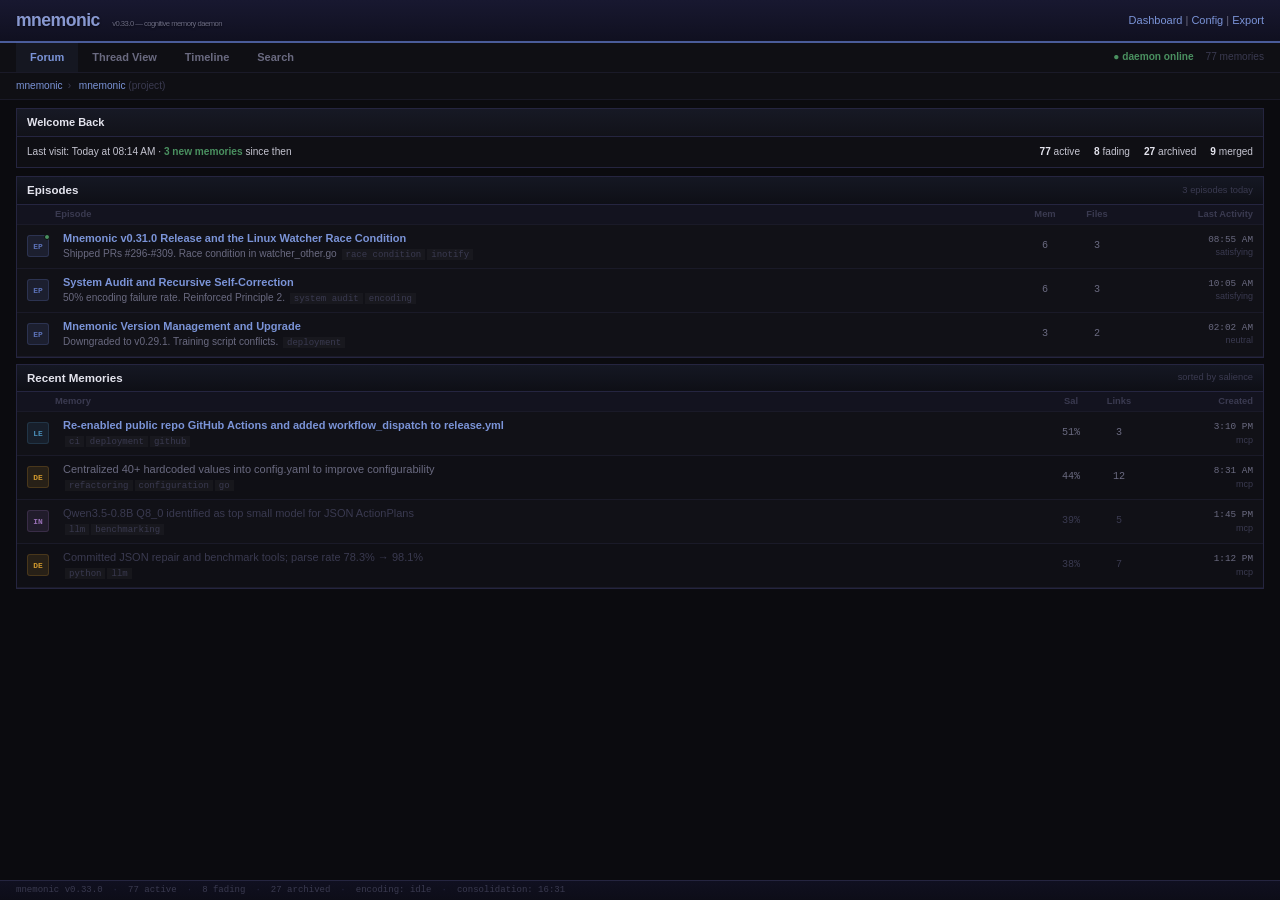
<file: internal/web/mockups/design-forum-v3.html>
<!DOCTYPE html>
<html lang="en">
<head>
<meta charset="UTF-8">
<meta name="viewport" content="width=device-width, initial-scale=1.0">
<title>mnemonic</title>
<style>
*, *::before, *::after { box-sizing: border-box; margin: 0; padding: 0; }

:root {
  --bg: #0b0b0f;
  --bg-panel: #0f0f14;
  --bg-row: #111117;
  --bg-row-alt: #0f0f15;
  --bg-row-hover: #16161e;
  --bg-nested: #0d0d12;
  --bg-accent: #13131f;
  --border: #1a1a28;
  --border-accent: #252540;
  --text: #c4c4d0;
  --text-bright: #e4e4ee;
  --text-dim: #6a6a80;
  --text-faint: #3a3a50;
  --link: #7b94d8;
  --link-hover: #9db0f0;
  --accent: #5c72b8;
  --accent-bar: #4a5c9a;
  --green: #4a9060;
  --green-dim: rgba(74,144,96,0.15);
  --decision: #d0982e;
  --insight: #9a72b8;
  --learning: #4a8eb8;
  --error: #b85a4a;
  --font: Verdana, Geneva, Tahoma, sans-serif;
  --mono: 'Lucida Console', 'Courier New', monospace;
}

html { font-size: 11px; }
body {
  background: var(--bg);
  color: var(--text);
  font-family: var(--font);
  -webkit-font-smoothing: auto;
  line-height: 1.4;
  padding-bottom: 24px;
}

/* ── Top header — gradient bar like vBulletin ── */
.top {
  background: linear-gradient(to bottom, #181830, #101020);
  border-bottom: 2px solid var(--accent-bar);
  padding: 8px 16px;
  display: flex;
  align-items: center;
  justify-content: space-between;
}
.top-brand {
  font-size: 1.6rem;
  font-weight: bold;
  color: #8898d0;
  letter-spacing: -0.03em;
  text-shadow: 0 1px 2px rgba(0,0,0,0.5);
}
.top-brand small {
  font-size: 0.7rem;
  font-weight: normal;
  color: var(--text-dim);
  margin-left: 8px;
}
.top-right {
  font-size: 1rem;
  color: var(--text-dim);
}
.top-right a { color: var(--link); text-decoration: none; }
.top-right a:hover { color: var(--link-hover); text-decoration: underline; }

/* ── Nav bar ── */
.navbar {
  background: var(--bg-panel);
  border-bottom: 1px solid var(--border);
  padding: 0 16px;
  display: flex;
  align-items: center;
  height: 30px;
  position: sticky;
  top: 0;
  z-index: 100;
}
.navbar-tabs { display: flex; gap: 0; height: 30px; }
.ntab {
  padding: 0 14px;
  height: 30px;
  display: flex;
  align-items: center;
  font-size: 1rem;
  font-weight: bold;
  color: var(--text-dim);
  cursor: pointer;
  border: none;
  background: none;
  font-family: var(--font);
  transition: color 0.1s, background 0.1s;
}
.ntab:hover { color: var(--text); background: rgba(255,255,255,0.03); }
.ntab.active { color: var(--link); background: rgba(92,114,184,0.08); }
.navbar-right {
  margin-left: auto;
  font-size: 0.92rem;
  color: var(--text-faint);
  display: flex;
  gap: 12px;
  align-items: center;
}
.navbar-right .online { color: var(--green); font-weight: bold; }

/* ── Breadcrumb ── */
.crumbs {
  padding: 6px 16px;
  font-size: 0.92rem;
  color: var(--text-faint);
  border-bottom: 1px solid var(--border);
  background: var(--bg-panel);
}
.crumbs a { color: var(--link); text-decoration: none; }
.crumbs a:hover { text-decoration: underline; color: var(--link-hover); }
.crumbs .sep { margin: 0 5px; color: var(--text-faint); }

/* ── Pages ── */
.page { display: none; }
.page.active { display: block; }

/* ── Welcome / stats panel ── */
.welcome-panel {
  margin: 8px 16px;
  border: 1px solid var(--border-accent);
  background: var(--bg-panel);
}
.welcome-bar {
  padding: 6px 10px;
  background: linear-gradient(to bottom, rgba(92,114,184,0.1), rgba(92,114,184,0.03));
  border-bottom: 1px solid var(--border-accent);
  font-size: 1rem;
  font-weight: bold;
  color: var(--text-bright);
}
.welcome-body {
  padding: 8px 10px;
  font-size: 0.92rem;
  display: flex;
  justify-content: space-between;
}
.welcome-body .stats { display: flex; gap: 14px; }
.stat-val { color: var(--text-bright); font-weight: bold; }

/* ── Forum block — the core ── */
.fblock {
  margin: 6px 16px;
  border: 1px solid var(--border-accent);
}
.fblock-head {
  display: flex;
  align-items: center;
  justify-content: space-between;
  padding: 5px 10px;
  background: linear-gradient(to bottom, rgba(92,114,184,0.12), rgba(92,114,184,0.04));
  border-bottom: 1px solid var(--border-accent);
  cursor: pointer;
}
.fblock-title {
  font-size: 1.05rem;
  font-weight: bold;
  color: var(--text-bright);
}
.fblock-toggle {
  font-size: 0.85rem;
  color: var(--text-faint);
}

/* Column headers */
.colh {
  display: grid;
  gap: 0;
  padding: 3px 10px;
  font-size: 0.85rem;
  font-weight: bold;
  color: var(--text-faint);
  background: var(--bg-accent);
  border-bottom: 1px solid var(--border);
}
.colh-ep { grid-template-columns: 28px 1fr 52px 52px 130px; }
.colh-mem { grid-template-columns: 28px 1fr 48px 48px 110px; }
.colh span:nth-child(3),
.colh span:nth-child(4) { text-align: center; }
.colh span:last-child { text-align: right; }

/* ── Forum row ── */
.frow {
  display: grid;
  gap: 0;
  padding: 6px 10px;
  border-bottom: 1px solid var(--border);
  cursor: pointer;
  transition: background 0.06s;
  align-items: center;
}
.frow-ep { grid-template-columns: 28px 1fr 52px 52px 130px; }
.frow-mem { grid-template-columns: 28px 1fr 48px 48px 110px; }
.frow:nth-child(odd) { background: var(--bg-row); }
.frow:nth-child(even) { background: var(--bg-row-alt); }
.frow:hover { background: var(--bg-row-hover); }

/* Status icon — like vBulletin's folder icons */
.frow-icon {
  width: 22px; height: 22px;
  border-radius: 3px;
  display: flex;
  align-items: center;
  justify-content: center;
  font-size: 0.72rem;
  font-weight: bold;
  font-family: var(--mono);
  flex-shrink: 0;
}
.icon-ep { background: rgba(92,114,184,0.15); color: var(--accent); border: 1px solid rgba(92,114,184,0.25); }
.icon-new { position: relative; }
.icon-new::after {
  content: '';
  position: absolute;
  top: -2px; right: -2px;
  width: 6px; height: 6px;
  border-radius: 50%;
  background: var(--green);
  border: 1px solid var(--bg);
}
.icon-in { background: rgba(154,114,184,0.12); color: var(--insight); border: 1px solid rgba(154,114,184,0.2); }
.icon-de { background: rgba(208,152,46,0.12); color: var(--decision); border: 1px solid rgba(208,152,46,0.2); }
.icon-le { background: rgba(74,142,184,0.12); color: var(--learning); border: 1px solid rgba(74,142,184,0.2); }
.icon-er { background: rgba(184,90,74,0.12); color: var(--error); border: 1px solid rgba(184,90,74,0.2); }

.frow-content { padding-left: 8px; min-width: 0; }
.frow-title {
  font-size: 1rem;
  font-weight: bold;
  color: var(--link);
  text-decoration: none;
  display: block;
}
.frow:hover .frow-title { color: var(--link-hover); text-decoration: underline; }
.frow-sub {
  font-size: 0.92rem;
  color: var(--text-dim);
  margin-top: 1px;
  white-space: nowrap;
  overflow: hidden;
  text-overflow: ellipsis;
}
.frow-tags { display: inline; }
.frow-tag {
  font-size: 0.82rem;
  color: var(--text-faint);
  background: rgba(255,255,255,0.03);
  padding: 0 4px;
  margin-left: 2px;
  font-family: var(--mono);
}
.frow-stat {
  font-family: var(--mono);
  font-size: 0.92rem;
  color: var(--text-dim);
  text-align: center;
  font-feature-settings: 'tnum' 1;
}
.frow-last {
  text-align: right;
  font-size: 0.85rem;
  line-height: 1.35;
}
.frow-last-time { color: var(--text-dim); font-family: var(--mono); font-feature-settings: 'tnum' 1; }
.frow-last-via { color: var(--text-faint); font-size: 0.82rem; }

/* Salience-driven weight */
.sal-hi .frow-title { color: var(--link); }
.sal-mid .frow-title { color: var(--text-dim); font-weight: normal; }
.sal-lo .frow-title { color: var(--text-faint); font-weight: normal; }
.sal-lo .frow-stat { color: var(--text-faint); }

/* ── Expandable dropdown — nested memories inside episode ── */
.expand-zone {
  display: none;
  background: var(--bg-nested);
  border-top: 1px solid var(--border);
  border-bottom: 2px solid var(--border-accent);
}
.expand-zone.open { display: block; }
.expand-header {
  padding: 4px 10px 4px 46px;
  font-size: 0.85rem;
  color: var(--text-faint);
  background: var(--bg-accent);
  border-bottom: 1px solid var(--border);
  display: flex;
  justify-content: space-between;
}
.expand-header a { color: var(--link); text-decoration: none; font-weight: bold; }
.expand-header a:hover { text-decoration: underline; }
.nested-row {
  display: grid;
  grid-template-columns: 46px 22px 1fr 48px 80px;
  gap: 0;
  padding: 5px 10px;
  border-bottom: 1px solid rgba(26,26,40,0.5);
  transition: background 0.06s;
  align-items: center;
  cursor: pointer;
}
.nested-row:nth-child(odd) { background: rgba(13,13,18,0.8); }
.nested-row:nth-child(even) { background: rgba(15,15,21,0.6); }
.nested-row:hover { background: var(--bg-row-hover); }
.nested-indent { border-left: 2px solid var(--border); height: 100%; margin-left: 20px; }
.nested-text {
  font-size: 0.92rem;
  color: var(--text);
  padding-left: 6px;
}
.nested-text:hover { color: var(--link-hover); }
.nested-sal { font-family: var(--mono); font-size: 0.85rem; color: var(--text-faint); text-align: center; font-feature-settings: 'tnum' 1; }
.nested-time { font-family: var(--mono); font-size: 0.82rem; color: var(--text-faint); text-align: right; font-feature-settings: 'tnum' 1; }

/* ── Thread detail view ── */
.thread-wrap {
  margin: 8px 16px;
  border: 1px solid var(--border-accent);
}
.thread-top {
  padding: 10px 12px;
  background: linear-gradient(to bottom, rgba(92,114,184,0.1), rgba(92,114,184,0.03));
  border-bottom: 1px solid var(--border-accent);
}
.thread-title-big {
  font-size: 1.3rem;
  font-weight: bold;
  color: var(--text-bright);
  margin-bottom: 4px;
}
.thread-meta {
  font-size: 0.92rem;
  color: var(--text-dim);
  display: flex;
  gap: 14px;
}
.thread-meta b { color: var(--text); font-weight: bold; }

/* Post — vBulletin classic layout */
.post {
  display: grid;
  grid-template-columns: 120px 1fr;
  border-bottom: 1px solid var(--border-accent);
}
.post:nth-child(odd) { background: var(--bg-row); }
.post:nth-child(even) { background: var(--bg-row-alt); }
.post-left {
  padding: 8px;
  border-right: 1px solid var(--border);
  font-size: 0.85rem;
  text-align: center;
}
.post-type-badge {
  font-weight: bold;
  font-size: 0.92rem;
  text-transform: uppercase;
  margin-bottom: 6px;
  padding: 2px 0;
  border-radius: 2px;
}
.post-type-badge--insight { color: var(--insight); background: rgba(154,114,184,0.1); }
.post-type-badge--decision { color: var(--decision); background: rgba(208,152,46,0.1); }
.post-type-badge--learning { color: var(--learning); background: rgba(74,142,184,0.1); }
.post-stat-row {
  font-family: var(--mono);
  font-size: 0.82rem;
  color: var(--text-faint);
  margin: 2px 0;
}
.post-stat-row b { color: var(--text-dim); }
.post-right {
  padding: 8px 10px;
}
.post-head {
  display: flex;
  justify-content: space-between;
  font-size: 0.82rem;
  color: var(--text-faint);
  border-bottom: 1px solid var(--border);
  padding-bottom: 4px;
  margin-bottom: 8px;
}
.post-head a { color: var(--link); text-decoration: none; }
.post-head a:hover { text-decoration: underline; }
.post-body-text {
  font-size: 1rem;
  line-height: 1.55;
  color: var(--text-bright);
  margin-bottom: 8px;
}
.post-tags {
  display: flex;
  gap: 3px;
  flex-wrap: wrap;
  margin-bottom: 8px;
}
.post-tag {
  font-size: 0.78rem;
  color: var(--text-dim);
  background: rgba(255,255,255,0.03);
  padding: 1px 5px;
  font-family: var(--mono);
  border: 1px solid var(--border);
}
/* Quoted association — like quoting a post */
.quote-block {
  border: 1px solid var(--border);
  margin-top: 6px;
  background: rgba(255,255,255,0.015);
}
.quote-head {
  padding: 3px 8px;
  font-size: 0.82rem;
  color: var(--text-faint);
  background: rgba(255,255,255,0.02);
  border-bottom: 1px solid var(--border);
  font-weight: bold;
}
.quote-body {
  padding: 6px 8px;
  font-size: 0.92rem;
  color: var(--text-dim);
  font-style: italic;
}

/* ── Timeline ── */
.tl-head {
  padding: 5px 16px;
  font-size: 0.92rem;
  font-weight: bold;
  color: var(--text-dim);
  background: var(--bg-panel);
  border-bottom: 1px solid var(--border);
  position: sticky;
  top: 30px;
  z-index: 50;
  display: flex;
  justify-content: space-between;
}
.tl-head-count { font-weight: normal; color: var(--text-faint); }
.tlr {
  display: grid;
  grid-template-columns: 50px 22px 1fr 44px;
  gap: 6px;
  padding: 5px 16px;
  border-bottom: 1px solid var(--border);
  cursor: pointer;
  transition: background 0.06s;
  align-items: center;
}
.tlr:nth-child(odd) { background: var(--bg-row); }
.tlr:nth-child(even) { background: var(--bg-row-alt); }
.tlr:hover { background: var(--bg-row-hover); }
.tlr-time { font-family: var(--mono); font-size: 0.85rem; color: var(--text-faint); text-align: right; font-feature-settings: 'tnum' 1; }
.tlr-dot { width: 8px; height: 8px; border-radius: 2px; margin: 0 auto; }
.tlr-text { font-size: 0.92rem; color: var(--text); }
.tlr-text:hover { color: var(--link-hover); }
.tlr-sal { font-family: var(--mono); font-size: 0.82rem; color: var(--text-faint); text-align: right; }

/* ── Recall ── */
.recall-bar {
  padding: 6px 16px;
  display: flex;
  gap: 6px;
  border-bottom: 1px solid var(--border);
  background: var(--bg-panel);
}
.recall-bar input {
  flex: 1;
  background: var(--bg);
  border: 1px solid var(--border);
  color: var(--text);
  padding: 4px 8px;
  font-size: 1rem;
  font-family: var(--font);
  outline: none;
}
.recall-bar input:focus { border-color: var(--accent); }
.recall-bar input::placeholder { color: var(--text-faint); }
.btn2 {
  font-size: 0.92rem;
  font-weight: bold;
  color: var(--text-bright);
  background: var(--accent-bar);
  border: 1px solid var(--accent);
  padding: 3px 12px;
  cursor: pointer;
  font-family: var(--font);
}
.btn2:hover { background: var(--accent); }
.recall-info {
  padding: 4px 16px;
  font-size: 0.85rem;
  color: var(--text-faint);
  font-family: var(--mono);
  border-bottom: 1px solid var(--border);
}
.rcolh {
  display: grid;
  grid-template-columns: 40px 28px 1fr 48px 48px 90px;
  gap: 0;
  padding: 3px 16px;
  font-size: 0.82rem;
  font-weight: bold;
  color: var(--text-faint);
  background: var(--bg-accent);
  border-bottom: 1px solid var(--border);
}
.rcolh span:nth-child(1) { text-align: center; }
.rcolh span:nth-child(4),
.rcolh span:nth-child(5) { text-align: center; }
.rcolh span:last-child { text-align: right; }
.rr {
  display: grid;
  grid-template-columns: 40px 28px 1fr 48px 48px 90px;
  gap: 0;
  padding: 6px 16px;
  border-bottom: 1px solid var(--border);
  cursor: pointer;
  transition: background 0.06s;
  align-items: center;
}
.rr:nth-child(odd) { background: var(--bg-row); }
.rr:nth-child(even) { background: var(--bg-row-alt); }
.rr:hover { background: var(--bg-row-hover); }
.rr-score { font-family: var(--mono); font-size: 1.05rem; font-weight: bold; text-align: center; font-feature-settings: 'tnum' 1, 'zero' 1; }
.rr-score-hi { color: var(--link); }
.rr-score-mid { color: var(--text-dim); }
.rr-score-lo { color: var(--text-faint); }
.rr-title { font-size: 0.92rem; color: var(--link); padding-left: 6px; }
.rr:hover .rr-title { color: var(--link-hover); text-decoration: underline; }

/* ── Footer ── */
.foot {
  position: fixed;
  bottom: 0; left: 0; right: 0;
  height: 20px;
  background: linear-gradient(to bottom, #101020, #0d0d18);
  border-top: 1px solid var(--border-accent);
  display: flex;
  align-items: center;
  padding: 0 16px;
  font-size: 0.82rem;
  color: var(--text-faint);
  font-family: var(--mono);
  gap: 10px;
  z-index: 100;
}
.foot span + span::before { content: '·'; margin-right: 10px; color: var(--border-accent); }
</style>
</head>
<body>

<div class="top">
  <div class="top-brand">mnemonic <small>v0.33.0 — cognitive memory daemon</small></div>
  <div class="top-right"><a href="#">Dashboard</a> | <a href="#">Config</a> | <a href="#">Export</a></div>
</div>

<div class="navbar">
  <div class="navbar-tabs">
    <button class="ntab active" onclick="go('mind',this)">Forum</button>
    <button class="ntab" onclick="go('thread',this)">Thread View</button>
    <button class="ntab" onclick="go('timeline',this)">Timeline</button>
    <button class="ntab" onclick="go('recall',this)">Search</button>
  </div>
  <div class="navbar-right">
    <span class="online">● daemon online</span>
    <span>77 memories</span>
  </div>
</div>

<!-- ═══ FORUM VIEW ═══ -->
<div class="page active" id="p-mind">
  <div class="crumbs"><a href="#">mnemonic</a><span class="sep">›</span> <a href="#">mnemonic</a> (project)</div>

  <div class="welcome-panel">
    <div class="welcome-bar">Welcome Back</div>
    <div class="welcome-body">
      <span>Last visit: Today at 08:14 AM · <span style="color:var(--green);font-weight:bold">3 new memories</span> since then</span>
      <div class="stats">
        <span><span class="stat-val">77</span> active</span>
        <span><span class="stat-val">8</span> fading</span>
        <span><span class="stat-val">27</span> archived</span>
        <span><span class="stat-val">9</span> merged</span>
      </div>
    </div>
  </div>

  <!-- Episodes -->
  <div class="fblock">
    <div class="fblock-head">
      <div class="fblock-title">Episodes</div>
      <div class="fblock-toggle">3 episodes today</div>
    </div>
    <div class="colh colh-ep"><span></span><span>Episode</span><span>Mem</span><span>Files</span><span>Last Activity</span></div>

    <div class="frow frow-ep" onclick="toggle('exp1')">
      <div class="frow-icon icon-ep icon-new">EP</div>
      <div class="frow-content"><span class="frow-title">Mnemonic v0.31.0 Release and the Linux Watcher Race Condition</span><div class="frow-sub">Shipped PRs #296-#309. Race condition in watcher_other.go <span class="frow-tags"><span class="frow-tag">race condition</span><span class="frow-tag">inotify</span></span></div></div>
      <div class="frow-stat">6</div>
      <div class="frow-stat">3</div>
      <div class="frow-last"><div class="frow-last-time">08:55 AM</div><div class="frow-last-via">satisfying</div></div>
    </div>

    <!-- EXPANDABLE: nested memories for this episode -->
    <div class="expand-zone" id="exp1">
      <div class="expand-header"><span>6 memories in this episode</span><a href="#" onclick="go('thread',document.querySelectorAll('.ntab')[1])">View full thread →</a></div>
      <div class="nested-row"><div></div><div class="frow-icon icon-in" style="width:18px;height:18px;font-size:0.6rem">IN</div><div class="nested-text">Critical audit found cleverness debt and hardcoded agent weights across 6+ subsystems</div><div class="nested-sal">85%</div><div class="nested-time">10:05</div></div>
      <div class="nested-row"><div></div><div class="frow-icon icon-de" style="width:18px;height:18px;font-size:0.6rem">DE</div><div class="nested-text">Evaluated 3 options for RLE write endpoints; recommended upstream RIMAPI</div><div class="nested-sal">79%</div><div class="nested-time">9:42</div></div>
      <div class="nested-row"><div></div><div class="frow-icon icon-in" style="width:18px;height:18px;font-size:0.6rem">IN</div><div class="nested-text">Back button fails to appear due to missing history push in neighbor click handler</div><div class="nested-sal">76%</div><div class="nested-time">9:18</div></div>
      <div class="nested-row"><div></div><div class="frow-icon icon-le" style="width:18px;height:18px;font-size:0.6rem">LE</div><div class="nested-text">Verified context_boost 30-minute decay window and distinguished from activity_bonus</div><div class="nested-sal">66%</div><div class="nested-time">8:55</div></div>
    </div>

    <div class="frow frow-ep" onclick="toggle('exp2')">
      <div class="frow-icon icon-ep">EP</div>
      <div class="frow-content"><span class="frow-title">System Audit and Recursive Self-Correction</span><div class="frow-sub">50% encoding failure rate. Reinforced Principle 2. <span class="frow-tags"><span class="frow-tag">system audit</span><span class="frow-tag">encoding</span></span></div></div>
      <div class="frow-stat">6</div>
      <div class="frow-stat">3</div>
      <div class="frow-last"><div class="frow-last-time">10:05 AM</div><div class="frow-last-via">satisfying</div></div>
    </div>
    <div class="expand-zone" id="exp2">
      <div class="expand-header"><span>6 memories in this episode</span><a href="#">View full thread →</a></div>
      <div class="nested-row"><div></div><div class="frow-icon icon-in" style="width:18px;height:18px;font-size:0.6rem">IN</div><div class="nested-text">Audit identified 50% encoding failure rate; missed opportunity for root cause analysis</div><div class="nested-sal">85%</div><div class="nested-time">10:04</div></div>
      <div class="nested-row"><div></div><div class="frow-icon icon-de" style="width:18px;height:18px;font-size:0.6rem">DE</div><div class="nested-text">Reinforced principle p2: prefer diagnostic tools over recall for audits</div><div class="nested-sal">80%</div><div class="nested-time">10:04</div></div>
      <div class="nested-row"><div></div><div class="frow-icon icon-le" style="width:18px;height:18px;font-size:0.6rem">LE</div><div class="nested-text">Created structured strategies for system audits, config reviews, and self-improvement</div><div class="nested-sal">90%</div><div class="nested-time">10:05</div></div>
    </div>

    <div class="frow frow-ep">
      <div class="frow-icon icon-ep">EP</div>
      <div class="frow-content"><span class="frow-title">Mnemonic Version Management and Upgrade</span><div class="frow-sub">Downgraded to v0.29.1. Training script conflicts. <span class="frow-tags"><span class="frow-tag">deployment</span></span></div></div>
      <div class="frow-stat">3</div>
      <div class="frow-stat">2</div>
      <div class="frow-last"><div class="frow-last-time">02:02 AM</div><div class="frow-last-via">neutral</div></div>
    </div>
  </div>

  <!-- Standalone memories -->
  <div class="fblock">
    <div class="fblock-head">
      <div class="fblock-title">Recent Memories</div>
      <div class="fblock-toggle">sorted by salience</div>
    </div>
    <div class="colh colh-mem"><span></span><span>Memory</span><span>Sal</span><span>Links</span><span>Created</span></div>

    <div class="frow frow-mem sal-hi"><div class="frow-icon icon-le">LE</div><div class="frow-content"><span class="frow-title">Re-enabled public repo GitHub Actions and added workflow_dispatch to release.yml</span><div class="frow-sub"><span class="frow-tags"><span class="frow-tag">ci</span><span class="frow-tag">deployment</span><span class="frow-tag">github</span></span></div></div><div class="frow-stat">51%</div><div class="frow-stat">3</div><div class="frow-last"><div class="frow-last-time">3:10 PM</div><div class="frow-last-via">mcp</div></div></div>

    <div class="frow frow-mem sal-mid"><div class="frow-icon icon-de">DE</div><div class="frow-content"><span class="frow-title">Centralized 40+ hardcoded values into config.yaml to improve configurability</span><div class="frow-sub"><span class="frow-tags"><span class="frow-tag">refactoring</span><span class="frow-tag">configuration</span><span class="frow-tag">go</span></span></div></div><div class="frow-stat">44%</div><div class="frow-stat">12</div><div class="frow-last"><div class="frow-last-time">8:31 AM</div><div class="frow-last-via">mcp</div></div></div>

    <div class="frow frow-mem sal-lo"><div class="frow-icon icon-in">IN</div><div class="frow-content"><span class="frow-title">Qwen3.5-0.8B Q8_0 identified as top small model for JSON ActionPlans</span><div class="frow-sub"><span class="frow-tags"><span class="frow-tag">llm</span><span class="frow-tag">benchmarking</span></span></div></div><div class="frow-stat">39%</div><div class="frow-stat">5</div><div class="frow-last"><div class="frow-last-time">1:45 PM</div><div class="frow-last-via">mcp</div></div></div>

    <div class="frow frow-mem sal-lo"><div class="frow-icon icon-de">DE</div><div class="frow-content"><span class="frow-title">Committed JSON repair and benchmark tools; parse rate 78.3% → 98.1%</span><div class="frow-sub"><span class="frow-tags"><span class="frow-tag">python</span><span class="frow-tag">llm</span></span></div></div><div class="frow-stat">38%</div><div class="frow-stat">7</div><div class="frow-last"><div class="frow-last-time">1:12 PM</div><div class="frow-last-via">mcp</div></div></div>
  </div>
</div>

<!-- ═══ THREAD VIEW ═══ -->
<div class="page" id="p-thread">
  <div class="crumbs"><a href="#" onclick="go('mind',document.querySelectorAll('.ntab')[0])">mnemonic</a><span class="sep">›</span> <a href="#">Episodes</a><span class="sep">›</span> Mnemonic v0.31.0 Release</div>

  <div class="thread-wrap">
    <div class="thread-top">
      <div class="thread-title-big">Mnemonic v0.31.0 Release and the Linux Watcher Race Condition</div>
      <div class="thread-meta">
        <span><b>Mood:</b> satisfying</span>
        <span><b>Duration:</b> 8:55 – 9:04 AM</span>
        <span><b>Memories:</b> 6</span>
        <span><b>Files:</b> config.yaml, CLAUDE.md, extract.go</span>
      </div>
    </div>

    <div class="post">
      <div class="post-left">
        <div class="post-type-badge post-type-badge--insight">Insight</div>
        <div class="post-stat-row">Salience: <b>85%</b></div>
        <div class="post-stat-row">Links: <b>15</b></div>
        <div class="post-stat-row">Source: <b>mcp</b></div>
        <div class="post-stat-row" style="margin-top:6px;color:var(--text-faint)">10:05 AM</div>
      </div>
      <div class="post-right">
        <div class="post-head"><span>Memory #1 of 6</span><a href="#">View in Graph</a></div>
        <div class="post-body-text">Critical audit found significant cleverness debt and hardcoded agent weights across 6+ subsystems. Analysis revealed fundamental asymmetries in how the system compounds knowledge. Retrieval quality improves through Hebbian learning, but consolidation artifacts remain fragile.</div>
        <div class="post-tags"><span class="post-tag">agent</span><span class="post-tag">config</span><span class="post-tag">performance</span></div>
        <div class="quote-block">
          <div class="quote-head">↳ Associated Memory (decision · similarity: 0.82)</div>
          <div class="quote-body">Centralized 40+ hardcoded values into config.yaml to improve system configurability and maintainability</div>
        </div>
      </div>
    </div>

    <div class="post">
      <div class="post-left">
        <div class="post-type-badge post-type-badge--decision">Decision</div>
        <div class="post-stat-row">Salience: <b>79%</b></div>
        <div class="post-stat-row">Links: <b>8</b></div>
        <div class="post-stat-row">Source: <b>mcp</b></div>
        <div class="post-stat-row" style="margin-top:6px;color:var(--text-faint)">9:42 AM</div>
      </div>
      <div class="post-right">
        <div class="post-head"><span>Memory #2 of 6</span><a href="#">View in Graph</a></div>
        <div class="post-body-text">Evaluated 3 options for RLE write endpoints; recommended contributing to upstream RIMAPI (v1.8.2). Option analysis: direct writes (fast, no upstream), adapter pattern (medium), and full contribution (slow, sustainable). Chose full contribution for long-term maintainability.</div>
        <div class="post-tags"><span class="post-tag">python</span><span class="post-tag">api</span><span class="post-tag">planning</span><span class="post-tag">decision</span></div>
      </div>
    </div>

    <div class="post">
      <div class="post-left">
        <div class="post-type-badge post-type-badge--learning">Learning</div>
        <div class="post-stat-row">Salience: <b>66%</b></div>
        <div class="post-stat-row">Links: <b>6</b></div>
        <div class="post-stat-row">Source: <b>mcp</b></div>
        <div class="post-stat-row" style="margin-top:6px;color:var(--text-faint)">8:55 AM</div>
      </div>
      <div class="post-right">
        <div class="post-head"><span>Memory #3 of 6</span><a href="#">View in Graph</a></div>
        <div class="post-body-text">Verified context_boost 30-minute decay window and distinguished it from activity_bonus in retrieval. The decay uses exponential falloff with a 1800-second half-life, applied in the spread activation scoring pipeline.</div>
        <div class="post-tags"><span class="post-tag">go</span><span class="post-tag">retrieval</span><span class="post-tag">performance</span></div>
        <div class="quote-block">
          <div class="quote-head">↳ Reinforces (temporal)</div>
          <div class="quote-body">Mnemonic's retrieval feedback is written to SQLite but never read by the retrieval agent's ranking algorithm</div>
        </div>
      </div>
    </div>
  </div>
</div>

<!-- ═══ TIMELINE ═══ -->
<div class="page" id="p-timeline">
  <div class="crumbs"><a href="#">mnemonic</a><span class="sep">›</span> Timeline</div>
  <div class="tl-head"><span>Friday, March 21</span><span class="tl-head-count">6 memories</span></div>
  <div class="tlr"><div class="tlr-time">10:05</div><div class="tlr-dot" style="background:var(--insight)"></div><div class="tlr-text">Critical audit found cleverness debt and hardcoded agent weights across 6+ subsystems</div><div class="tlr-sal">85%</div></div>
  <div class="tlr"><div class="tlr-time">9:42</div><div class="tlr-dot" style="background:var(--decision)"></div><div class="tlr-text">Evaluated 3 options for RLE write endpoints; recommended upstream RIMAPI</div><div class="tlr-sal">79%</div></div>
  <div class="tlr"><div class="tlr-time">9:18</div><div class="tlr-dot" style="background:var(--insight)"></div><div class="tlr-text">Back button fails to appear due to missing history push in neighbor click handler</div><div class="tlr-sal">76%</div></div>
  <div class="tlr"><div class="tlr-time">8:55</div><div class="tlr-dot" style="background:var(--learning)"></div><div class="tlr-text">Verified context_boost 30-minute decay window and distinguished from activity_bonus</div><div class="tlr-sal">66%</div></div>
  <div class="tlr"><div class="tlr-time">8:31</div><div class="tlr-dot" style="background:var(--decision)"></div><div class="tlr-text">Centralized 40+ hardcoded values into config.yaml to improve configurability</div><div class="tlr-sal">44%</div></div>
  <div class="tl-head"><span>Thursday, March 20</span><span class="tl-head-count">2 memories</span></div>
  <div class="tlr"><div class="tlr-time">3:10 PM</div><div class="tlr-dot" style="background:var(--learning)"></div><div class="tlr-text">Re-enabled public repo GitHub Actions and added workflow_dispatch to release.yml</div><div class="tlr-sal">51%</div></div>
  <div class="tlr"><div class="tlr-time">1:12 PM</div><div class="tlr-dot" style="background:var(--decision)"></div><div class="tlr-text">Committed JSON repair and benchmark tools; parse rate 78.3% → 98.1%</div><div class="tlr-sal">38%</div></div>
</div>

<!-- ═══ RECALL ═══ -->
<div class="page" id="p-recall">
  <div class="crumbs"><a href="#">mnemonic</a><span class="sep">›</span> Search</div>
  <div class="recall-bar">
    <input type="text" placeholder="What do you remember about..." value="hardcoded agent weights">
    <button class="btn2">Search</button>
  </div>
  <div class="recall-info">4 results · 12ms · spread activation: 3 hops</div>
  <div class="rcolh"><span>Score</span><span></span><span>Memory</span><span>Sal</span><span>Links</span><span>Created</span></div>
  <div class="rr"><div class="rr-score rr-score-hi">.92</div><div class="frow-icon icon-in" style="width:18px;height:18px;font-size:0.6rem">IN</div><div class="rr-title">Critical audit found cleverness debt and hardcoded agent weights across 6+ subsystems</div><div class="frow-stat">85%</div><div class="frow-stat">15</div><div class="frow-last"><div class="frow-last-time">10:05</div></div></div>
  <div class="rr"><div class="rr-score rr-score-mid">.78</div><div class="frow-icon icon-de" style="width:18px;height:18px;font-size:0.6rem">DE</div><div class="rr-title">Centralized 40+ hardcoded values into config.yaml to improve configurability</div><div class="frow-stat">44%</div><div class="frow-stat">12</div><div class="frow-last"><div class="frow-last-time">8:31</div></div></div>
  <div class="rr"><div class="rr-score rr-score-mid">.61</div><div class="frow-icon icon-le" style="width:18px;height:18px;font-size:0.6rem">LE</div><div class="rr-title">Verified context_boost 30-minute decay window and distinguished from activity_bonus</div><div class="frow-stat">66%</div><div class="frow-stat">6</div><div class="frow-last"><div class="frow-last-time">8:55</div></div></div>
  <div class="rr"><div class="rr-score rr-score-lo">.43</div><div class="frow-icon icon-in" style="width:18px;height:18px;font-size:0.6rem">IN</div><div class="rr-title">Qwen3.5-0.8B Q8_0 identified as top small model for JSON ActionPlans</div><div class="frow-stat">39%</div><div class="frow-stat">5</div><div class="frow-last"><div class="frow-last-time">1:45</div></div></div>
</div>

<div class="foot">
  <span>mnemonic v0.33.0</span>
  <span>77 active</span>
  <span>8 fading</span>
  <span>27 archived</span>
  <span>encoding: idle</span>
  <span>consolidation: 16:31</span>
</div>

<script>
function go(name, btn) {
  document.querySelectorAll('.page').forEach(function(p) { p.classList.remove('active'); });
  document.querySelectorAll('.ntab').forEach(function(t) { t.classList.remove('active'); });
  document.getElementById('p-' + name).classList.add('active');
  btn.classList.add('active');
}
function toggle(id) {
  var el = document.getElementById(id);
  el.classList.toggle('open');
}
</script>
</body>
</html>
</file>
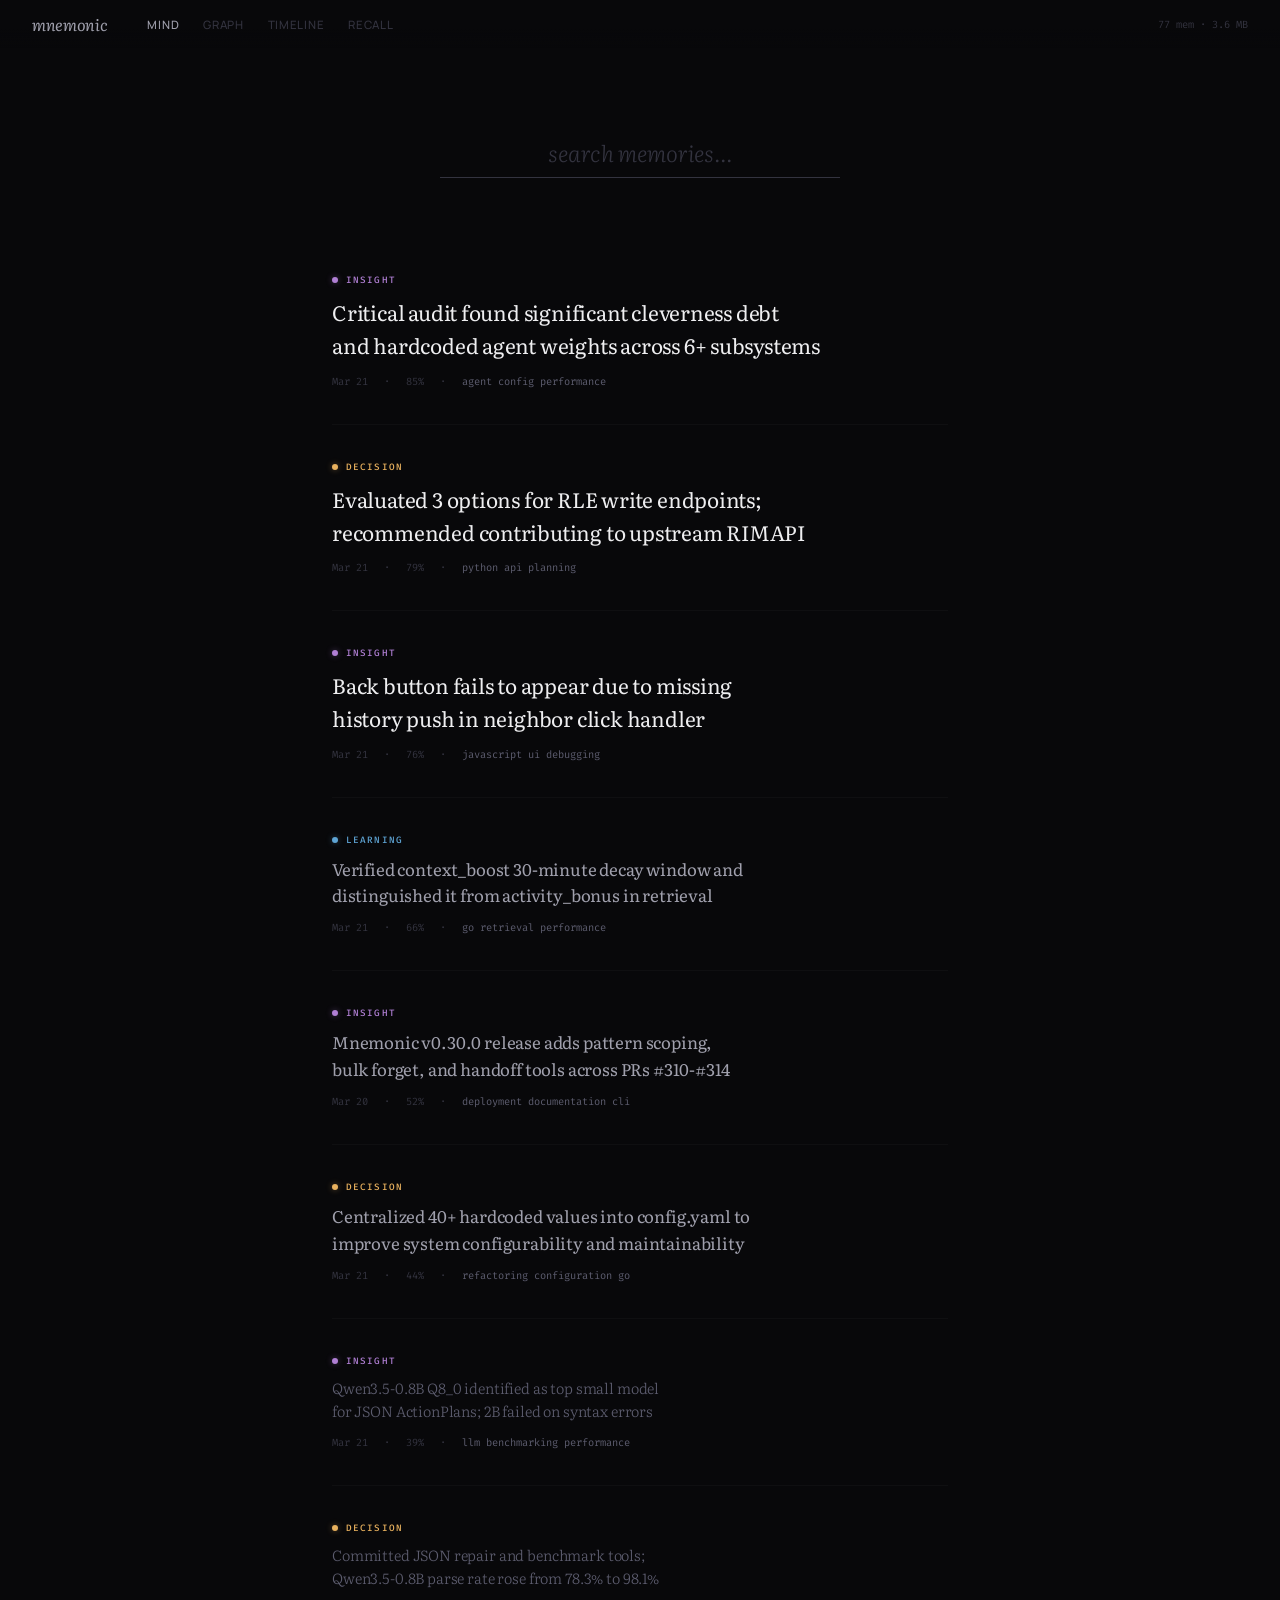
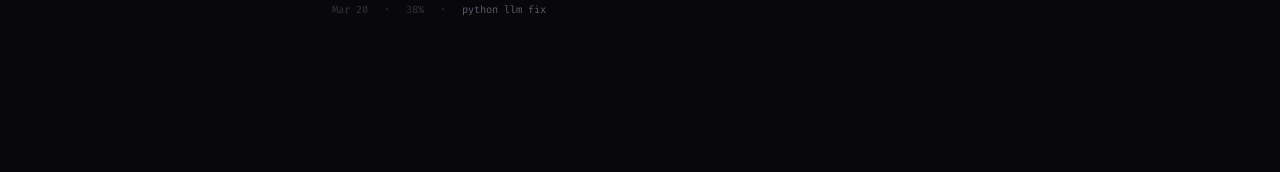
<file: internal/web/mockups/archive/design-a.html>
<!DOCTYPE html>
<html lang="en">
<head>
<meta charset="UTF-8">
<meta name="viewport" content="width=device-width, initial-scale=1.0">
<title>mnemonic — Focus</title>
<link href="https://fonts.googleapis.com/css2?family=Literata:ital,opsz,wght@0,7..72,300;0,7..72,400;0,7..72,500;0,7..72,600;0,7..72,700;1,7..72,300;1,7..72,400&family=Manrope:wght@300;400;500;600;700&family=Fira+Code:wght@400;500&display=swap" rel="stylesheet">
<style>
*, *::before, *::after { box-sizing: border-box; margin: 0; padding: 0; }

:root {
    --void: #08080a;
    --surface: #0e0e12;
    --float: #141418;
    --text-1: #eeeef0;
    --text-2: #a0a0ad;
    --text-3: #5c5c6e;
    --text-4: #33333f;
    --decision: #e8b15e;
    --insight: #b07fd4;
    --learning: #5ea4d4;
    --error: #d46b5e;
    --serif: 'Literata', Georgia, serif;
    --sans: 'Manrope', -apple-system, sans-serif;
    --mono: 'Fira Code', monospace;
}

html { font-size: 16px; }
body {
    font-family: var(--sans);
    background: var(--void);
    color: var(--text-1);
    -webkit-font-smoothing: antialiased;
    overflow-x: hidden;
}

/* ═══ NAV — barely there ═══ */
nav {
    position: fixed;
    top: 0; left: 0; right: 0;
    height: 48px;
    display: flex;
    align-items: center;
    padding: 0 32px;
    z-index: 200;
    background: linear-gradient(to bottom, var(--void) 60%, transparent);
    pointer-events: none;
}
nav > * { pointer-events: auto; }
.brand {
    font-family: var(--serif);
    font-style: italic;
    font-size: 1rem;
    font-weight: 400;
    color: var(--text-2);
    margin-right: 40px;
    letter-spacing: -0.02em;
}
.tabs { display: flex; gap: 24px; }
.tab {
    font-size: 0.72rem;
    font-weight: 500;
    color: var(--text-4);
    cursor: pointer;
    border: none;
    background: none;
    font-family: var(--sans);
    letter-spacing: 0.06em;
    text-transform: uppercase;
    transition: color 0.3s;
    padding: 0;
}
.tab:hover { color: var(--text-3); }
.tab.active { color: var(--text-2); }
.nav-right {
    margin-left: auto;
    font-size: 0.65rem;
    color: var(--text-4);
    font-family: var(--mono);
    font-feature-settings: 'tnum' 1;
}

/* ═══ PAGES ═══ */
.page { display: none; padding-top: 48px; }
.page.active { display: block; }

/* ═══ MIND — memories as floating text, no cards ═══ */
.mind-search {
    text-align: center;
    padding: 80px 32px 60px;
}
.mind-search input {
    background: none;
    border: none;
    border-bottom: 1px solid var(--text-4);
    color: var(--text-1);
    font-family: var(--serif);
    font-size: 1.4rem;
    font-weight: 300;
    font-style: italic;
    padding: 8px 0;
    width: 400px;
    max-width: 80vw;
    text-align: center;
    outline: none;
    transition: border-color 0.3s;
}
.mind-search input::placeholder { color: var(--text-4); font-style: italic; }
.mind-search input:focus { border-color: var(--text-3); }

/* The stream — no cards, just memories flowing down */
.stream {
    max-width: 680px;
    margin: 0 auto;
    padding: 0 32px 120px;
}
.memory {
    padding: 36px 0;
    border-bottom: 1px solid rgba(255,255,255,0.03);
    cursor: pointer;
    transition: opacity 0.3s;
    position: relative;
}
.memory:last-child { border-bottom: none; }
@media (hover: hover) {
    .stream:hover .memory { opacity: 0.4; }
    .stream:hover .memory:hover { opacity: 1; }
}

/* Salience controls visual presence */
.memory[data-sal="high"] .memory-text { font-size: 1.3rem; color: var(--text-1); font-weight: 400; }
.memory[data-sal="mid"] .memory-text { font-size: 1.05rem; color: var(--text-2); font-weight: 400; }
.memory[data-sal="low"] .memory-text { font-size: 0.92rem; color: var(--text-3); font-weight: 300; }

.memory-type {
    font-family: var(--mono);
    font-size: 0.58rem;
    font-weight: 500;
    text-transform: uppercase;
    letter-spacing: 0.12em;
    margin-bottom: 10px;
    display: flex;
    align-items: center;
    gap: 8px;
}
.memory-type::before {
    content: '';
    display: inline-block;
    width: 6px;
    height: 6px;
    border-radius: 50%;
}
.memory-type--decision { color: var(--decision); }
.memory-type--decision::before { background: var(--decision); box-shadow: 0 0 6px rgba(232,177,94,0.4); }
.memory-type--insight { color: var(--insight); }
.memory-type--insight::before { background: var(--insight); box-shadow: 0 0 6px rgba(176,127,212,0.4); }
.memory-type--learning { color: var(--learning); }
.memory-type--learning::before { background: var(--learning); box-shadow: 0 0 6px rgba(94,164,212,0.4); }
.memory-type--error { color: var(--error); }
.memory-type--error::before { background: var(--error); box-shadow: 0 0 6px rgba(212,107,94,0.4); }

.memory-text {
    font-family: var(--serif);
    line-height: 1.6;
    letter-spacing: -0.01em;
    text-wrap: balance;
}

.memory-footer {
    display: flex;
    align-items: center;
    gap: 16px;
    margin-top: 12px;
    font-size: 0.65rem;
    color: var(--text-4);
    font-family: var(--mono);
    font-feature-settings: 'tnum' 1;
}
.memory-concepts {
    display: flex;
    gap: 6px;
}
.memory-concept {
    color: var(--text-3);
    transition: color 0.2s;
}
.memory-concept:hover { color: var(--text-2); }

/* ═══ TIMELINE — horizontal moments ═══ */
.timeline-container {
    padding: 80px 0 120px;
    overflow-x: auto;
    overflow-y: hidden;
    -webkit-overflow-scrolling: touch;
}
.timeline-label {
    font-family: var(--serif);
    font-style: italic;
    font-size: 0.8rem;
    color: var(--text-4);
    padding: 0 48px;
    margin-bottom: 32px;
}
.timeline-track {
    display: flex;
    gap: 0;
    padding: 0 48px;
    min-width: max-content;
}
.moment {
    width: 340px;
    flex-shrink: 0;
    padding: 0 24px;
    border-left: 1px solid rgba(255,255,255,0.04);
    cursor: pointer;
    transition: background 0.3s;
    position: relative;
}
.moment:first-child { border-left: none; }
@media (hover: hover) {
    .moment:hover { background: rgba(255,255,255,0.015); }
}
.moment-time {
    font-family: var(--mono);
    font-size: 0.62rem;
    color: var(--text-4);
    font-feature-settings: 'tnum' 1;
    margin-bottom: 16px;
}
.moment-dot {
    width: 5px; height: 5px;
    border-radius: 50%;
    margin-bottom: 14px;
}
.moment-text {
    font-family: var(--serif);
    font-size: 0.92rem;
    line-height: 1.55;
    color: var(--text-2);
    text-wrap: balance;
    margin-bottom: 12px;
}
.moment-meta {
    font-size: 0.6rem;
    color: var(--text-4);
    font-family: var(--mono);
}

/* ═══ RECALL — conversational ═══ */
.recall-container {
    max-width: 620px;
    margin: 0 auto;
    padding: 80px 32px 120px;
}
.recall-query {
    font-family: var(--serif);
    font-size: 1.3rem;
    font-weight: 300;
    font-style: italic;
    color: var(--text-1);
    margin-bottom: 8px;
    text-wrap: balance;
}
.recall-input {
    width: 100%;
    background: none;
    border: none;
    border-bottom: 1px solid var(--text-4);
    color: var(--text-1);
    font-family: var(--serif);
    font-size: 1.3rem;
    font-weight: 300;
    font-style: italic;
    padding: 8px 0;
    outline: none;
    margin-bottom: 40px;
}
.recall-input::placeholder { color: var(--text-4); }
.recall-input:focus { border-color: var(--text-3); }
.recall-stats {
    font-family: var(--mono);
    font-size: 0.6rem;
    color: var(--text-4);
    margin-bottom: 32px;
    font-feature-settings: 'tnum' 1;
}
.recall-answer {
    margin-bottom: 40px;
    padding-bottom: 40px;
    border-bottom: 1px solid rgba(255,255,255,0.03);
    position: relative;
}
.recall-answer:last-child { border-bottom: none; }
.recall-score {
    position: absolute;
    right: 0;
    top: 0;
    font-family: var(--mono);
    font-size: 1.6rem;
    font-weight: 300;
    font-feature-settings: 'tnum' 1;
    line-height: 1;
}
.recall-score--high { color: var(--text-2); }
.recall-score--mid { color: var(--text-3); }
.recall-score--low { color: var(--text-4); }
.recall-answer-type {
    font-family: var(--mono);
    font-size: 0.58rem;
    text-transform: uppercase;
    letter-spacing: 0.12em;
    margin-bottom: 8px;
    display: flex;
    align-items: center;
    gap: 6px;
}
.recall-answer-type::before {
    content: '';
    width: 5px; height: 5px;
    border-radius: 50%;
}
.recall-answer-type--insight { color: var(--insight); }
.recall-answer-type--insight::before { background: var(--insight); }
.recall-answer-type--decision { color: var(--decision); }
.recall-answer-type--decision::before { background: var(--decision); }
.recall-answer-type--learning { color: var(--learning); }
.recall-answer-type--learning::before { background: var(--learning); }
.recall-answer-text {
    font-family: var(--serif);
    font-size: 1.05rem;
    line-height: 1.6;
    color: var(--text-1);
    text-wrap: balance;
    padding-right: 60px;
    margin-bottom: 10px;
}
.recall-answer-meta {
    font-family: var(--mono);
    font-size: 0.6rem;
    color: var(--text-4);
}

/* ═══ EGO GRAPH ═══ */
.ego-container {
    padding: 64px 32px 120px;
    max-width: 1100px;
    margin: 0 auto;
}
.ego-nav {
    display: flex;
    align-items: center;
    gap: 12px;
    margin-bottom: 24px;
}
.ego-back {
    font-size: 0.7rem;
    color: var(--text-4);
    cursor: pointer;
    background: none;
    border: none;
    font-family: var(--sans);
    padding: 0;
    transition: color 0.2s;
}
.ego-back:hover { color: var(--text-3); }
.ego-trail {
    font-size: 0.65rem;
    color: var(--text-4);
    font-family: var(--mono);
}
.ego-trail-current { color: var(--text-2); }

.ego-canvas {
    height: 560px;
    background: var(--surface);
    border-radius: 12px;
    position: relative;
    overflow: hidden;
}
/* Ambient depth */
.ego-canvas::before {
    content: '';
    position: absolute;
    inset: 0;
    background:
        radial-gradient(ellipse at 35% 35%, rgba(176,127,212,0.04), transparent 55%),
        radial-gradient(ellipse at 65% 65%, rgba(94,164,212,0.03), transparent 55%);
    pointer-events: none;
}
.ego-center-text {
    position: absolute;
    top: 50%; left: 50%;
    transform: translate(-50%, -50%);
    font-family: var(--serif);
    font-style: italic;
    font-size: 0.85rem;
    color: var(--text-4);
}
.ego-filter {
    position: absolute;
    top: 16px; left: 16px;
}
.ego-filter input {
    padding: 6px 10px;
    background: rgba(8,8,10,0.6);
    backdrop-filter: blur(12px);
    border: 1px solid rgba(255,255,255,0.05);
    border-radius: 6px;
    color: var(--text-1);
    font-family: var(--sans);
    font-size: 0.72rem;
    outline: none;
    width: 160px;
}
.ego-filter input::placeholder { color: var(--text-4); }

.ego-detail {
    position: absolute;
    bottom: 16px; right: 16px;
    width: 280px;
    background: rgba(14,14,18,0.8);
    backdrop-filter: blur(20px);
    border: 1px solid rgba(255,255,255,0.05);
    border-radius: 10px;
    padding: 20px;
}
.ego-detail-type {
    font-family: var(--mono);
    font-size: 0.58rem;
    text-transform: uppercase;
    letter-spacing: 0.12em;
    margin-bottom: 10px;
    display: flex;
    align-items: center;
    gap: 6px;
}
.ego-detail-type::before {
    content: '';
    width: 5px; height: 5px;
    border-radius: 50%;
    background: var(--decision);
}
.ego-detail-title {
    font-family: var(--serif);
    font-size: 0.88rem;
    line-height: 1.5;
    color: var(--text-1);
    margin-bottom: 16px;
}
.ego-detail-row {
    display: flex;
    justify-content: space-between;
    padding: 5px 0;
    font-size: 0.66rem;
}
.ego-detail-label { color: var(--text-4); }
.ego-detail-val { color: var(--text-3); font-family: var(--mono); font-feature-settings: 'tnum' 1, 'zero' 1; }

/* ═══ ANIMATIONS ═══ */
@keyframes arrive {
    from { opacity: 0; transform: translateY(20px); }
    to { opacity: 1; transform: translateY(0); }
}
.memory { animation: arrive 0.6s cubic-bezier(0.16, 1, 0.3, 1) both; }
.memory:nth-child(1) { animation-delay: 0.1s; }
.memory:nth-child(2) { animation-delay: 0.18s; }
.memory:nth-child(3) { animation-delay: 0.26s; }
.memory:nth-child(4) { animation-delay: 0.34s; }
.memory:nth-child(5) { animation-delay: 0.42s; }
.memory:nth-child(6) { animation-delay: 0.5s; }
.memory:nth-child(7) { animation-delay: 0.58s; }
.memory:nth-child(8) { animation-delay: 0.66s; }

.moment { animation: arrive 0.5s cubic-bezier(0.16, 1, 0.3, 1) both; }
.moment:nth-child(1) { animation-delay: 0.08s; }
.moment:nth-child(2) { animation-delay: 0.16s; }
.moment:nth-child(3) { animation-delay: 0.24s; }
.moment:nth-child(4) { animation-delay: 0.32s; }
.moment:nth-child(5) { animation-delay: 0.4s; }

.recall-answer { animation: arrive 0.5s cubic-bezier(0.16, 1, 0.3, 1) both; }
.recall-answer:nth-child(1) { animation-delay: 0.1s; }
.recall-answer:nth-child(2) { animation-delay: 0.2s; }
.recall-answer:nth-child(3) { animation-delay: 0.3s; }
.recall-answer:nth-child(4) { animation-delay: 0.4s; }

@media (max-width: 700px) {
    .mind-search { padding: 60px 20px 40px; }
    .stream { padding: 0 20px 80px; }
    .timeline-track { padding: 0 20px; }
    .moment { width: 280px; }
    nav { padding: 0 20px; }
}
</style>
</head>
<body>

<nav>
    <div class="brand">mnemonic</div>
    <div class="tabs">
        <button class="tab active" onclick="go('mind',this)">Mind</button>
        <button class="tab" onclick="go('graph',this)">Graph</button>
        <button class="tab" onclick="go('timeline',this)">Timeline</button>
        <button class="tab" onclick="go('recall',this)">Recall</button>
    </div>
    <div class="nav-right">77 mem &middot; 3.6 MB</div>
</nav>

<!-- ═══ MIND ═══ -->
<div class="page active" id="p-mind">
    <div class="mind-search">
        <input type="text" placeholder="search memories...">
    </div>
    <div class="stream">
        <div class="memory" data-sal="high">
            <div class="memory-type memory-type--insight">insight</div>
            <div class="memory-text">Critical audit found significant cleverness debt and hardcoded agent weights across 6+ subsystems</div>
            <div class="memory-footer">
                <span>Mar 21</span>
                <span>&middot;</span>
                <span>85%</span>
                <span>&middot;</span>
                <div class="memory-concepts"><span class="memory-concept">agent</span><span class="memory-concept">config</span><span class="memory-concept">performance</span></div>
            </div>
        </div>

        <div class="memory" data-sal="high">
            <div class="memory-type memory-type--decision">decision</div>
            <div class="memory-text">Evaluated 3 options for RLE write endpoints; recommended contributing to upstream RIMAPI</div>
            <div class="memory-footer">
                <span>Mar 21</span>
                <span>&middot;</span>
                <span>79%</span>
                <span>&middot;</span>
                <div class="memory-concepts"><span class="memory-concept">python</span><span class="memory-concept">api</span><span class="memory-concept">planning</span></div>
            </div>
        </div>

        <div class="memory" data-sal="high">
            <div class="memory-type memory-type--insight">insight</div>
            <div class="memory-text">Back button fails to appear due to missing history push in neighbor click handler</div>
            <div class="memory-footer">
                <span>Mar 21</span>
                <span>&middot;</span>
                <span>76%</span>
                <span>&middot;</span>
                <div class="memory-concepts"><span class="memory-concept">javascript</span><span class="memory-concept">ui</span><span class="memory-concept">debugging</span></div>
            </div>
        </div>

        <div class="memory" data-sal="mid">
            <div class="memory-type memory-type--learning">learning</div>
            <div class="memory-text">Verified context_boost 30-minute decay window and distinguished it from activity_bonus in retrieval</div>
            <div class="memory-footer">
                <span>Mar 21</span>
                <span>&middot;</span>
                <span>66%</span>
                <span>&middot;</span>
                <div class="memory-concepts"><span class="memory-concept">go</span><span class="memory-concept">retrieval</span><span class="memory-concept">performance</span></div>
            </div>
        </div>

        <div class="memory" data-sal="mid">
            <div class="memory-type memory-type--insight">insight</div>
            <div class="memory-text">Mnemonic v0.30.0 release adds pattern scoping, bulk forget, and handoff tools across PRs #310-#314</div>
            <div class="memory-footer">
                <span>Mar 20</span>
                <span>&middot;</span>
                <span>52%</span>
                <span>&middot;</span>
                <div class="memory-concepts"><span class="memory-concept">deployment</span><span class="memory-concept">documentation</span><span class="memory-concept">cli</span></div>
            </div>
        </div>

        <div class="memory" data-sal="mid">
            <div class="memory-type memory-type--decision">decision</div>
            <div class="memory-text">Centralized 40+ hardcoded values into config.yaml to improve system configurability and maintainability</div>
            <div class="memory-footer">
                <span>Mar 21</span>
                <span>&middot;</span>
                <span>44%</span>
                <span>&middot;</span>
                <div class="memory-concepts"><span class="memory-concept">refactoring</span><span class="memory-concept">configuration</span><span class="memory-concept">go</span></div>
            </div>
        </div>

        <div class="memory" data-sal="low">
            <div class="memory-type memory-type--insight">insight</div>
            <div class="memory-text">Qwen3.5-0.8B Q8_0 identified as top small model for JSON ActionPlans; 2B failed on syntax errors</div>
            <div class="memory-footer">
                <span>Mar 21</span>
                <span>&middot;</span>
                <span>39%</span>
                <span>&middot;</span>
                <div class="memory-concepts"><span class="memory-concept">llm</span><span class="memory-concept">benchmarking</span><span class="memory-concept">performance</span></div>
            </div>
        </div>

        <div class="memory" data-sal="low">
            <div class="memory-type memory-type--decision">decision</div>
            <div class="memory-text">Committed JSON repair and benchmark tools; Qwen3.5-0.8B parse rate rose from 78.3% to 98.1%</div>
            <div class="memory-footer">
                <span>Mar 20</span>
                <span>&middot;</span>
                <span>38%</span>
                <span>&middot;</span>
                <div class="memory-concepts"><span class="memory-concept">python</span><span class="memory-concept">llm</span><span class="memory-concept">fix</span></div>
            </div>
        </div>
    </div>
</div>

<!-- ═══ GRAPH ═══ -->
<div class="page" id="p-graph">
    <div class="ego-container">
        <div class="ego-nav">
            <button class="ego-back">&larr; back</button>
            <div class="ego-trail">
                <span style="cursor:pointer">cleverness debt</span>
                <span style="margin:0 4px;opacity:0.3">/</span>
                <span class="ego-trail-current">Centralized 40+ hardcoded values...</span>
            </div>
        </div>
        <div class="ego-canvas">
            <div class="ego-filter"><input type="text" placeholder="filter..."></div>
            <div class="ego-center-text">constellation</div>
            <div class="ego-detail">
                <div class="ego-detail-type" style="color:var(--decision)">decision</div>
                <div class="ego-detail-title">Centralized 40+ hardcoded values into config.yaml to improve system configurability</div>
                <div class="ego-detail-row"><span class="ego-detail-label">salience</span><span class="ego-detail-val">0.44</span></div>
                <div class="ego-detail-row"><span class="ego-detail-label">source</span><span class="ego-detail-val">mcp</span></div>
                <div class="ego-detail-row"><span class="ego-detail-label">connections</span><span class="ego-detail-val">15</span></div>
                <div class="ego-detail-row"><span class="ego-detail-label">created</span><span class="ego-detail-val">Mar 21, 2026</span></div>
            </div>
        </div>
    </div>
</div>

<!-- ═══ TIMELINE — horizontal scroll ═══ -->
<div class="page" id="p-timeline">
    <div class="timeline-container">
        <div class="timeline-label">Today, March 21</div>
        <div class="timeline-track">
            <div class="moment">
                <div class="moment-time">10:05 AM</div>
                <div class="moment-dot" style="background:var(--insight);box-shadow:0 0 6px rgba(176,127,212,0.4)"></div>
                <div class="moment-text">Critical audit found significant cleverness debt and hardcoded agent weights across 6+ subsystems</div>
                <div class="moment-meta">insight &middot; agent, config, performance &middot; 85%</div>
            </div>
            <div class="moment">
                <div class="moment-time">9:42 AM</div>
                <div class="moment-dot" style="background:var(--decision);box-shadow:0 0 6px rgba(232,177,94,0.4)"></div>
                <div class="moment-text">Evaluated 3 options for RLE write endpoints; recommended contributing to upstream RIMAPI</div>
                <div class="moment-meta">decision &middot; python, api, planning &middot; 79%</div>
            </div>
            <div class="moment">
                <div class="moment-time">9:18 AM</div>
                <div class="moment-dot" style="background:var(--insight);box-shadow:0 0 6px rgba(176,127,212,0.4)"></div>
                <div class="moment-text">Back button fails to appear due to missing history push in neighbor click handler</div>
                <div class="moment-meta">insight &middot; javascript, ui, debugging &middot; 76%</div>
            </div>
            <div class="moment">
                <div class="moment-time">8:55 AM</div>
                <div class="moment-dot" style="background:var(--learning);box-shadow:0 0 6px rgba(94,164,212,0.4)"></div>
                <div class="moment-text">Verified context_boost 30-minute decay window and distinguished it from activity_bonus in retrieval</div>
                <div class="moment-meta">learning &middot; go, retrieval, performance &middot; 66%</div>
            </div>
            <div class="moment">
                <div class="moment-time">8:31 AM</div>
                <div class="moment-dot" style="background:var(--decision);box-shadow:0 0 6px rgba(232,177,94,0.4)"></div>
                <div class="moment-text">Centralized 40+ hardcoded values into config.yaml to improve system configurability</div>
                <div class="moment-meta">decision &middot; refactoring, config, go &middot; 44%</div>
            </div>
        </div>
    </div>
</div>

<!-- ═══ RECALL — conversational ═══ -->
<div class="page" id="p-recall">
    <div class="recall-container">
        <input class="recall-input" type="text" placeholder="what do you remember about..." value="hardcoded agent weights">
        <div class="recall-stats">4 results &middot; 12ms &middot; spread activation: 3 hops</div>

        <div class="recall-answer">
            <div class="recall-score recall-score--high">.92</div>
            <div class="recall-answer-type recall-answer-type--insight">insight</div>
            <div class="recall-answer-text">Critical audit found significant cleverness debt and hardcoded agent weights across 6+ subsystems</div>
            <div class="recall-answer-meta">agent &middot; config &middot; performance &middot; Mar 21</div>
        </div>

        <div class="recall-answer">
            <div class="recall-score recall-score--mid">.78</div>
            <div class="recall-answer-type recall-answer-type--decision">decision</div>
            <div class="recall-answer-text">Centralized 40+ hardcoded values into config.yaml to improve system configurability and maintainability</div>
            <div class="recall-answer-meta">refactoring &middot; configuration &middot; go &middot; Mar 21</div>
        </div>

        <div class="recall-answer">
            <div class="recall-score recall-score--mid">.61</div>
            <div class="recall-answer-type recall-answer-type--learning">learning</div>
            <div class="recall-answer-text">Verified context_boost 30-minute decay window and distinguished it from activity_bonus in retrieval scoring</div>
            <div class="recall-answer-meta">go &middot; retrieval &middot; performance &middot; Mar 21</div>
        </div>

        <div class="recall-answer">
            <div class="recall-score recall-score--low">.43</div>
            <div class="recall-answer-type recall-answer-type--insight">insight</div>
            <div class="recall-answer-text">Qwen3.5-0.8B Q8_0 identified as top small model for JSON ActionPlans; 2B failed on syntax errors</div>
            <div class="recall-answer-meta">llm &middot; benchmarking &middot; performance &middot; Mar 21</div>
        </div>
    </div>
</div>

<script>
function go(name, btn) {
    document.querySelectorAll('.page').forEach(p => p.classList.remove('active'));
    document.querySelectorAll('.tab').forEach(t => t.classList.remove('active'));
    document.getElementById('p-' + name).classList.add('active');
    btn.classList.add('active');
    // Re-trigger animations
    var page = document.getElementById('p-' + name);
    page.querySelectorAll('.memory, .moment, .recall-answer').forEach(el => {
        el.style.animation = 'none';
        el.offsetHeight;
        el.style.animation = '';
    });
}
</script>
</body>
</html>
</file>
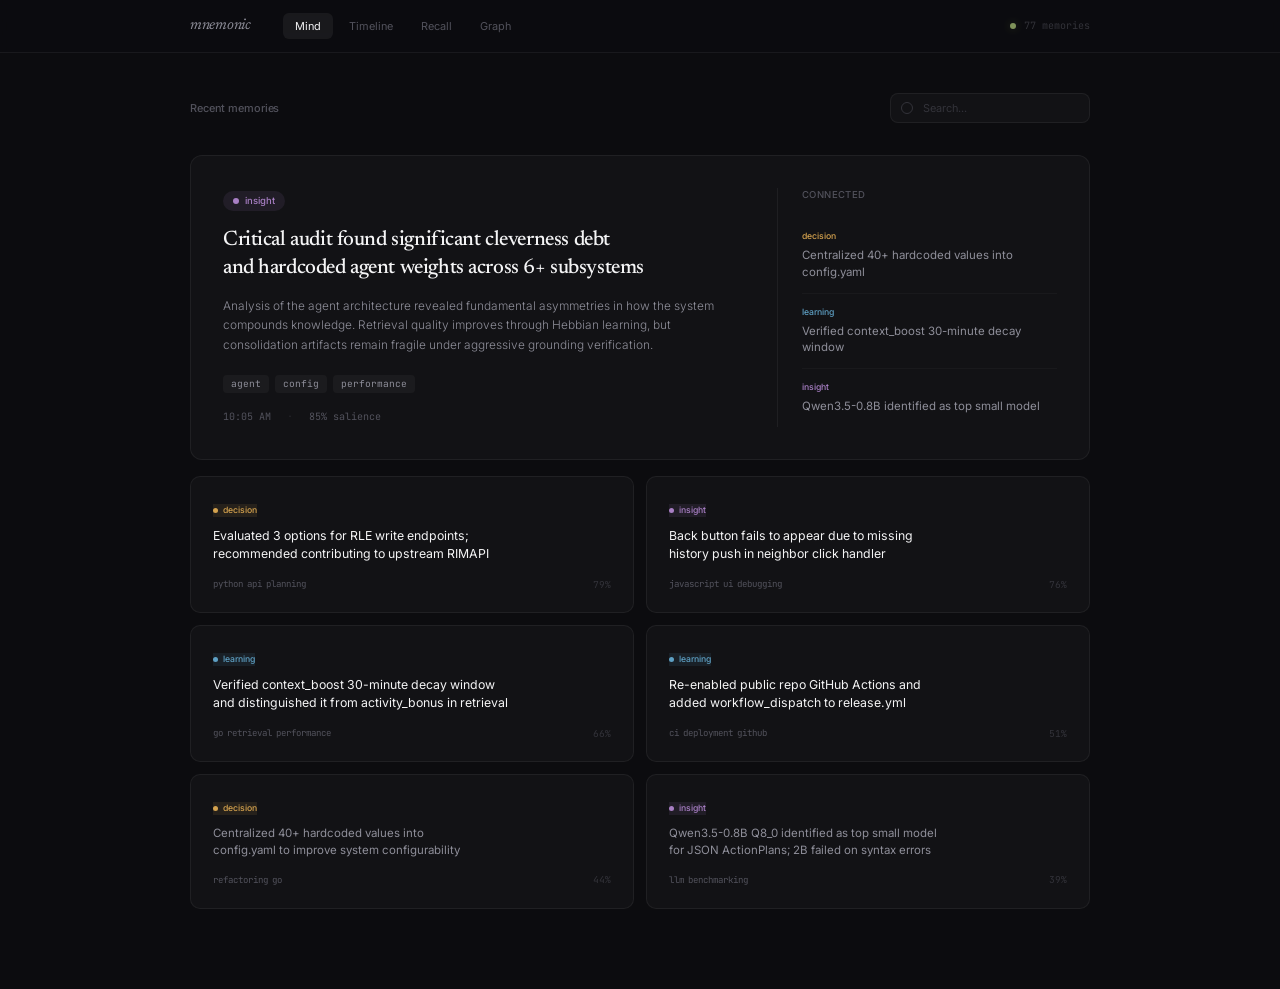
<file: internal/web/mockups/archive/design-adaline.html>
<!DOCTYPE html>
<html lang="en">
<head>
<meta charset="UTF-8">
<meta name="viewport" content="width=device-width, initial-scale=1.0">
<title>mnemonic</title>
<link href="https://fonts.googleapis.com/css2?family=Inter:wght@300;400;500;600&family=Newsreader:ital,opsz,wght@0,6..72,400;0,6..72,500;1,6..72,400&family=JetBrains+Mono:wght@400;500&display=swap" rel="stylesheet">
<style>
*, *::before, *::after { box-sizing: border-box; margin: 0; padding: 0; }

:root {
  --bg: #0c0c0f;
  --surface: #121215;
  --raised: #18181c;
  --border: rgba(255,255,255,0.06);
  --border-2: rgba(255,255,255,0.03);

  --text-0: #f4f4f5;
  --text-1: #d1d1d6;
  --text-2: #8e8e99;
  --text-3: #52525c;
  --text-4: #33333a;

  --accent: #b1cc7a;
  --accent-dim: rgba(177,204,122,0.12);
  --accent-glow: rgba(177,204,122,0.06);

  --decision: #d4a24e;
  --insight: #a87fc4;
  --learning: #5ea0c4;
  --error: #c46e5e;

  --sans: 'Inter', -apple-system, sans-serif;
  --serif: 'Newsreader', Georgia, serif;
  --mono: 'JetBrains Mono', monospace;

  --max-w: 980px;
  --px: 40px;
}

html { font-size: 14px; }
body {
  background: var(--bg);
  color: var(--text-1);
  font-family: var(--sans);
  -webkit-font-smoothing: antialiased;
  line-height: 1.5;
}

/* ── Nav ── */
header {
  position: sticky;
  top: 0;
  z-index: 100;
  background: rgba(12,12,15,0.8);
  backdrop-filter: blur(20px) saturate(180%);
  -webkit-backdrop-filter: blur(20px) saturate(180%);
  border-bottom: 1px solid var(--border);
}
.nav-inner {
  max-width: var(--max-w);
  margin: 0 auto;
  padding: 0 var(--px);
  display: flex;
  align-items: center;
  height: 52px;
  gap: 32px;
}
.nav-brand {
  font-family: var(--serif);
  font-style: italic;
  font-size: 1.05rem;
  font-weight: 400;
  color: var(--text-2);
  letter-spacing: -0.02em;
  flex-shrink: 0;
}
.nav-tabs {
  display: flex;
  gap: 4px;
}
.nav-tab {
  font-size: 0.78rem;
  font-weight: 400;
  color: var(--text-3);
  padding: 6px 12px;
  border-radius: 6px;
  cursor: pointer;
  border: none;
  background: none;
  font-family: var(--sans);
  transition: color 0.2s, background 0.2s;
}
.nav-tab:hover { color: var(--text-2); background: rgba(255,255,255,0.03); }
.nav-tab.active { color: var(--text-0); background: rgba(255,255,255,0.06); }

.nav-right {
  margin-left: auto;
  display: flex;
  align-items: center;
  gap: 8px;
  font-size: 0.72rem;
  color: var(--text-4);
  font-family: var(--mono);
  font-feature-settings: 'tnum' 1;
}
.nav-dot {
  width: 6px; height: 6px;
  border-radius: 50%;
  background: var(--accent);
  opacity: 0.7;
  box-shadow: 0 0 8px rgba(177,204,122,0.3);
}

/* ── Pages ── */
.page { display: none; }
.page.active { display: block; }
.container {
  max-width: var(--max-w);
  margin: 0 auto;
  padding: 0 var(--px);
}

/* ══════════════════════════════════
   MIND
   ══════════════════════════════════ */

.mind-header {
  padding: 40px 0 32px;
  display: flex;
  align-items: center;
  justify-content: space-between;
}
.mind-title {
  font-size: 0.78rem;
  font-weight: 500;
  color: var(--text-3);
  letter-spacing: -0.01em;
}
.mind-search {
  position: relative;
}
.mind-search input {
  background: var(--surface);
  border: 1px solid var(--border);
  border-radius: 8px;
  color: var(--text-0);
  font-family: var(--sans);
  font-size: 0.78rem;
  padding: 7px 12px 7px 32px;
  outline: none;
  width: 200px;
  transition: all 0.3s;
}
.mind-search input::placeholder { color: var(--text-4); }
.mind-search input:focus { width: 280px; border-color: rgba(177,204,122,0.25); box-shadow: 0 0 0 3px rgba(177,204,122,0.06); }
.mind-search::before {
  content: '';
  position: absolute;
  left: 11px; top: 50%;
  transform: translateY(-50%);
  width: 12px; height: 12px;
  border: 1.5px solid var(--text-4);
  border-radius: 50%;
  pointer-events: none;
}

/* Featured memory — the big one */
.featured {
  background: var(--surface);
  border: 1px solid var(--border);
  border-radius: 12px;
  padding: 32px;
  margin-bottom: 16px;
  cursor: pointer;
  transition: border-color 0.3s, box-shadow 0.3s;
  display: grid;
  grid-template-columns: 1fr 280px;
  gap: 32px;
}
.featured:hover {
  border-color: rgba(177,204,122,0.15);
  box-shadow: 0 0 0 1px rgba(177,204,122,0.06);
}
.featured-badge {
  display: inline-flex;
  align-items: center;
  gap: 6px;
  font-size: 0.68rem;
  font-weight: 500;
  padding: 3px 10px;
  border-radius: 100px;
  margin-bottom: 16px;
}
.featured-badge::before {
  content: '';
  width: 6px; height: 6px;
  border-radius: 50%;
}
.badge--insight { color: var(--insight); background: rgba(168,127,196,0.1); }
.badge--insight::before { background: var(--insight); }
.badge--decision { color: var(--decision); background: rgba(212,162,78,0.1); }
.badge--decision::before { background: var(--decision); }
.badge--learning { color: var(--learning); background: rgba(94,160,196,0.1); }
.badge--learning::before { background: var(--learning); }
.badge--error { color: var(--error); background: rgba(196,110,94,0.1); }
.badge--error::before { background: var(--error); }

.featured-headline {
  font-family: var(--serif);
  font-size: 1.5rem;
  font-weight: 500;
  line-height: 1.35;
  color: var(--text-0);
  margin-bottom: 12px;
  letter-spacing: -0.02em;
  text-wrap: balance;
}
.featured-lede {
  font-size: 0.85rem;
  font-weight: 300;
  line-height: 1.65;
  color: var(--text-2);
  margin-bottom: 20px;
}
.featured-meta {
  display: flex;
  align-items: center;
  gap: 16px;
  font-size: 0.72rem;
  color: var(--text-3);
  font-family: var(--mono);
  font-feature-settings: 'tnum' 1;
}
.featured-concepts { display: flex; gap: 6px; }
.concept-tag {
  font-size: 0.68rem;
  color: var(--text-2);
  background: rgba(255,255,255,0.04);
  padding: 2px 8px;
  border-radius: 4px;
  font-family: var(--mono);
  transition: background 0.2s;
}
.concept-tag:hover { background: rgba(255,255,255,0.08); }

/* Related sidebar in featured */
.featured-related {
  border-left: 1px solid var(--border);
  padding-left: 24px;
}
.featured-related-title {
  font-size: 0.68rem;
  font-weight: 500;
  color: var(--text-3);
  margin-bottom: 16px;
  text-transform: uppercase;
  letter-spacing: 0.04em;
}
.related-item {
  padding: 12px 0;
  border-bottom: 1px solid var(--border-2);
  cursor: pointer;
  transition: opacity 0.2s;
}
.related-item:last-child { border-bottom: none; }
.related-item:hover { opacity: 0.8; }
.related-item-type {
  font-size: 0.62rem;
  font-weight: 500;
  margin-bottom: 4px;
}
.related-item-text {
  font-size: 0.82rem;
  color: var(--text-2);
  line-height: 1.45;
}

/* Memory list — clean rows */
.memory-grid {
  display: grid;
  grid-template-columns: 1fr 1fr;
  gap: 12px;
  margin-bottom: 80px;
}
.memory-card {
  background: var(--surface);
  border: 1px solid var(--border);
  border-radius: 10px;
  padding: 20px 22px;
  cursor: pointer;
  transition: border-color 0.2s, background 0.2s;
}
.memory-card:hover {
  border-color: rgba(255,255,255,0.1);
  background: var(--raised);
}
.memory-card-badge {
  display: inline-flex;
  align-items: center;
  gap: 5px;
  font-size: 0.62rem;
  font-weight: 500;
  margin-bottom: 10px;
}
.memory-card-badge::before {
  content: '';
  width: 5px; height: 5px;
  border-radius: 50%;
}
.memory-card-text {
  font-size: 0.88rem;
  font-weight: 400;
  line-height: 1.5;
  color: var(--text-0);
  margin-bottom: 14px;
  text-wrap: balance;
}
.memory-card-foot {
  display: flex;
  align-items: center;
  justify-content: space-between;
  font-size: 0.68rem;
  color: var(--text-4);
  font-family: var(--mono);
  font-feature-settings: 'tnum' 1;
}
.memory-card-concepts {
  display: flex;
  gap: 4px;
}
.memory-card-concept {
  color: var(--text-3);
  font-size: 0.65rem;
}

/* Low-salience memories — more compact */
.memory-card--dim {
  opacity: 0.65;
}
.memory-card--dim:hover { opacity: 1; }
.memory-card--dim .memory-card-text {
  font-size: 0.82rem;
  color: var(--text-2);
}

/* ══════════════════════════════════
   TIMELINE
   ══════════════════════════════════ */
.timeline {
  padding: 32px 0 80px;
}
.tl-day-header {
  position: sticky;
  top: 53px;
  z-index: 10;
  background: var(--bg);
  padding: 12px 0;
  border-bottom: 1px solid var(--border);
  margin-bottom: 4px;
  display: flex;
  justify-content: space-between;
  font-size: 0.72rem;
  color: var(--text-3);
  font-weight: 500;
}
.tl-row {
  display: grid;
  grid-template-columns: 52px 1fr;
  gap: 20px;
  padding: 16px 0;
  border-bottom: 1px solid var(--border-2);
  cursor: pointer;
  transition: background 0.15s;
  border-radius: 6px;
}
.tl-row:hover { background: var(--accent-glow); margin: 0 -8px; padding-left: 8px; padding-right: 8px; }
.tl-time {
  font-family: var(--mono);
  font-size: 0.72rem;
  color: var(--text-4);
  font-feature-settings: 'tnum' 1;
  text-align: right;
  padding-top: 1px;
}
.tl-badge {
  display: inline-flex;
  align-items: center;
  gap: 5px;
  font-size: 0.62rem;
  font-weight: 500;
  margin-bottom: 4px;
}
.tl-badge::before {
  content: '';
  width: 5px; height: 5px;
  border-radius: 50%;
}
.tl-text {
  font-size: 0.88rem;
  color: var(--text-0);
  line-height: 1.45;
  margin-bottom: 6px;
}
.tl-meta {
  font-family: var(--mono);
  font-size: 0.65rem;
  color: var(--text-4);
}

/* ══════════════════════════════════
   RECALL
   ══════════════════════════════════ */
.recall {
  max-width: 640px;
  margin: 0 auto;
  padding: 48px 0 80px;
}
.recall-bar {
  display: flex;
  align-items: center;
  gap: 12px;
  margin-bottom: 12px;
}
.recall-input {
  flex: 1;
  background: var(--surface);
  border: 1px solid var(--border);
  border-radius: 10px;
  color: var(--text-0);
  font-family: var(--sans);
  font-size: 0.92rem;
  padding: 12px 16px;
  outline: none;
  transition: border-color 0.3s, box-shadow 0.3s;
}
.recall-input::placeholder { color: var(--text-4); }
.recall-input:focus { border-color: rgba(177,204,122,0.3); box-shadow: 0 0 0 3px rgba(177,204,122,0.06); }
.recall-btn {
  background: var(--accent);
  color: var(--bg);
  border: none;
  border-radius: 10px;
  padding: 12px 20px;
  font-family: var(--sans);
  font-size: 0.82rem;
  font-weight: 600;
  cursor: pointer;
  transition: opacity 0.2s;
  flex-shrink: 0;
}
.recall-btn:hover { opacity: 0.85; }
.recall-stats {
  font-family: var(--mono);
  font-size: 0.68rem;
  color: var(--text-4);
  font-feature-settings: 'tnum' 1;
  margin-bottom: 32px;
  padding-bottom: 16px;
  border-bottom: 1px solid var(--border);
}
.recall-result {
  padding: 24px 0;
  border-bottom: 1px solid var(--border-2);
  cursor: pointer;
  display: grid;
  grid-template-columns: 1fr 48px;
  gap: 16px;
  transition: background 0.15s;
  border-radius: 6px;
}
.recall-result:hover { background: var(--accent-glow); margin: 0 -12px; padding-left: 12px; padding-right: 12px; }
.recall-r-badge {
  display: inline-flex;
  align-items: center;
  gap: 5px;
  font-size: 0.62rem;
  font-weight: 500;
  margin-bottom: 6px;
}
.recall-r-badge::before {
  content: '';
  width: 5px; height: 5px;
  border-radius: 50%;
}
.recall-r-text {
  font-size: 0.92rem;
  line-height: 1.5;
  color: var(--text-0);
  margin-bottom: 8px;
}
.recall-r-meta {
  font-family: var(--mono);
  font-size: 0.65rem;
  color: var(--text-4);
}
.recall-score {
  font-family: var(--mono);
  font-size: 0.82rem;
  font-weight: 500;
  font-feature-settings: 'tnum' 1, 'zero' 1;
  color: var(--text-3);
  text-align: right;
  padding-top: 20px;
}
.recall-result:first-child .recall-score { color: var(--accent); }

/* ══════════════════════════════════
   GRAPH
   ══════════════════════════════════ */
.graph {
  padding: 32px 0 80px;
}
.graph-bar {
  display: flex;
  align-items: center;
  gap: 12px;
  margin-bottom: 16px;
}
.graph-back {
  font-size: 0.72rem;
  color: var(--text-3);
  cursor: pointer;
  background: var(--surface);
  border: 1px solid var(--border);
  border-radius: 6px;
  padding: 5px 12px;
  font-family: var(--sans);
  transition: all 0.2s;
}
.graph-back:hover { border-color: rgba(255,255,255,0.1); color: var(--text-2); }
.graph-trail {
  font-size: 0.72rem;
  color: var(--text-4);
}
.graph-trail b { color: var(--text-2); font-weight: 400; }
.graph-canvas {
  width: 100%;
  height: 520px;
  background: var(--surface);
  border: 1px solid var(--border);
  border-radius: 12px;
  position: relative;
  overflow: hidden;
}
.graph-canvas::after {
  content: '';
  position: absolute;
  inset: 0;
  background: radial-gradient(ellipse at 40% 40%, rgba(177,204,122,0.015), transparent 60%);
  pointer-events: none;
}
.graph-placeholder {
  position: absolute;
  top: 50%; left: 50%;
  transform: translate(-50%, -50%);
  color: var(--text-4);
  font-size: 0.82rem;
}
.graph-detail {
  position: absolute;
  bottom: 20px; right: 20px;
  width: 260px;
  background: rgba(12,12,15,0.85);
  backdrop-filter: blur(20px);
  border: 1px solid var(--border);
  border-radius: 10px;
  padding: 20px;
  z-index: 10;
}
.graph-d-type {
  font-size: 0.62rem;
  font-weight: 500;
  margin-bottom: 8px;
  display: flex;
  align-items: center;
  gap: 5px;
}
.graph-d-type::before {
  content: '';
  width: 5px; height: 5px;
  border-radius: 50%;
}
.graph-d-text {
  font-size: 0.85rem;
  line-height: 1.45;
  color: var(--text-0);
  margin-bottom: 14px;
}
.graph-d-row {
  display: flex;
  justify-content: space-between;
  padding: 5px 0;
  font-size: 0.68rem;
}
.graph-d-row + .graph-d-row { border-top: 1px solid var(--border-2); }
.graph-d-label { color: var(--text-4); }
.graph-d-val { color: var(--text-2); font-family: var(--mono); font-feature-settings: 'tnum' 1; }

/* ── Animations ── */
@keyframes fadeUp {
  from { opacity: 0; transform: translateY(10px); }
  to { opacity: 1; transform: translateY(0); }
}
.featured, .memory-card, .tl-row, .recall-result, .related-item {
  animation: fadeUp 0.4s cubic-bezier(0.16, 1, 0.3, 1) both;
}
.featured { animation-delay: 0.05s; }
.memory-card:nth-child(1) { animation-delay: 0.08s; }
.memory-card:nth-child(2) { animation-delay: 0.12s; }
.memory-card:nth-child(3) { animation-delay: 0.16s; }
.memory-card:nth-child(4) { animation-delay: 0.2s; }
.memory-card:nth-child(5) { animation-delay: 0.24s; }
.memory-card:nth-child(6) { animation-delay: 0.28s; }
.tl-row:nth-child(2) { animation-delay: 0.05s; }
.tl-row:nth-child(3) { animation-delay: 0.1s; }
.tl-row:nth-child(4) { animation-delay: 0.15s; }
.tl-row:nth-child(5) { animation-delay: 0.2s; }
.tl-row:nth-child(6) { animation-delay: 0.25s; }
.recall-result:nth-child(1) { animation-delay: 0.08s; }
.recall-result:nth-child(2) { animation-delay: 0.14s; }
.recall-result:nth-child(3) { animation-delay: 0.2s; }
.recall-result:nth-child(4) { animation-delay: 0.26s; }

@media (max-width: 768px) {
  :root { --px: 20px; }
  .featured { grid-template-columns: 1fr; }
  .featured-related { border-left: none; padding-left: 0; border-top: 1px solid var(--border); padding-top: 20px; }
  .memory-grid { grid-template-columns: 1fr; }
}
</style>
</head>
<body>

<header>
  <div class="nav-inner">
    <div class="nav-brand">mnemonic</div>
    <div class="nav-tabs">
      <button class="nav-tab active" onclick="go('mind',this)">Mind</button>
      <button class="nav-tab" onclick="go('timeline',this)">Timeline</button>
      <button class="nav-tab" onclick="go('recall',this)">Recall</button>
      <button class="nav-tab" onclick="go('graph',this)">Graph</button>
    </div>
    <div class="nav-right"><span class="nav-dot"></span> 77 memories</div>
  </div>
</header>

<!-- ═══ MIND ═══ -->
<div class="page active" id="p-mind">
  <div class="container">
    <div class="mind-header">
      <div class="mind-title">Recent memories</div>
      <div class="mind-search"><input type="text" placeholder="Search..."></div>
    </div>

    <div class="featured">
      <div>
        <div class="featured-badge badge--insight">insight</div>
        <div class="featured-headline">Critical audit found significant cleverness debt and hardcoded agent weights across 6+ subsystems</div>
        <div class="featured-lede">Analysis of the agent architecture revealed fundamental asymmetries in how the system compounds knowledge. Retrieval quality improves through Hebbian learning, but consolidation artifacts remain fragile under aggressive grounding verification.</div>
        <div class="featured-concepts" style="margin-bottom:16px">
          <span class="concept-tag">agent</span>
          <span class="concept-tag">config</span>
          <span class="concept-tag">performance</span>
        </div>
        <div class="featured-meta">
          <span>10:05 AM</span>
          <span style="opacity:0.3">&middot;</span>
          <span>85% salience</span>
        </div>
      </div>
      <div class="featured-related">
        <div class="featured-related-title">Connected</div>
        <div class="related-item">
          <div class="related-item-type" style="color:var(--decision)">decision</div>
          <div class="related-item-text">Centralized 40+ hardcoded values into config.yaml</div>
        </div>
        <div class="related-item">
          <div class="related-item-type" style="color:var(--learning)">learning</div>
          <div class="related-item-text">Verified context_boost 30-minute decay window</div>
        </div>
        <div class="related-item">
          <div class="related-item-type" style="color:var(--insight)">insight</div>
          <div class="related-item-text">Qwen3.5-0.8B identified as top small model</div>
        </div>
      </div>
    </div>

    <div class="memory-grid">
      <div class="memory-card">
        <div class="memory-card-badge badge--decision">decision</div>
        <div class="memory-card-text">Evaluated 3 options for RLE write endpoints; recommended contributing to upstream RIMAPI</div>
        <div class="memory-card-foot">
          <div class="memory-card-concepts">
            <span class="memory-card-concept">python</span>
            <span class="memory-card-concept">api</span>
            <span class="memory-card-concept">planning</span>
          </div>
          <span>79%</span>
        </div>
      </div>

      <div class="memory-card">
        <div class="memory-card-badge badge--insight">insight</div>
        <div class="memory-card-text">Back button fails to appear due to missing history push in neighbor click handler</div>
        <div class="memory-card-foot">
          <div class="memory-card-concepts">
            <span class="memory-card-concept">javascript</span>
            <span class="memory-card-concept">ui</span>
            <span class="memory-card-concept">debugging</span>
          </div>
          <span>76%</span>
        </div>
      </div>

      <div class="memory-card">
        <div class="memory-card-badge badge--learning">learning</div>
        <div class="memory-card-text">Verified context_boost 30-minute decay window and distinguished it from activity_bonus in retrieval</div>
        <div class="memory-card-foot">
          <div class="memory-card-concepts">
            <span class="memory-card-concept">go</span>
            <span class="memory-card-concept">retrieval</span>
            <span class="memory-card-concept">performance</span>
          </div>
          <span>66%</span>
        </div>
      </div>

      <div class="memory-card">
        <div class="memory-card-badge badge--learning">learning</div>
        <div class="memory-card-text">Re-enabled public repo GitHub Actions and added workflow_dispatch to release.yml</div>
        <div class="memory-card-foot">
          <div class="memory-card-concepts">
            <span class="memory-card-concept">ci</span>
            <span class="memory-card-concept">deployment</span>
            <span class="memory-card-concept">github</span>
          </div>
          <span>51%</span>
        </div>
      </div>

      <div class="memory-card memory-card--dim">
        <div class="memory-card-badge badge--decision">decision</div>
        <div class="memory-card-text">Centralized 40+ hardcoded values into config.yaml to improve system configurability</div>
        <div class="memory-card-foot">
          <div class="memory-card-concepts">
            <span class="memory-card-concept">refactoring</span>
            <span class="memory-card-concept">go</span>
          </div>
          <span>44%</span>
        </div>
      </div>

      <div class="memory-card memory-card--dim">
        <div class="memory-card-badge badge--insight">insight</div>
        <div class="memory-card-text">Qwen3.5-0.8B Q8_0 identified as top small model for JSON ActionPlans; 2B failed on syntax errors</div>
        <div class="memory-card-foot">
          <div class="memory-card-concepts">
            <span class="memory-card-concept">llm</span>
            <span class="memory-card-concept">benchmarking</span>
          </div>
          <span>39%</span>
        </div>
      </div>
    </div>
  </div>
</div>

<!-- ═══ TIMELINE ═══ -->
<div class="page" id="p-timeline">
  <div class="container">
    <div class="timeline">
      <div class="tl-day-header"><span>Friday, March 21</span><span style="color:var(--text-4);font-weight:400">6 memories</span></div>

      <div class="tl-row"><div class="tl-time">10:05</div><div><div class="tl-badge badge--insight">insight</div><div class="tl-text">Critical audit found significant cleverness debt and hardcoded agent weights across 6+ subsystems</div><div class="tl-meta">agent &middot; config &middot; performance &middot; 85%</div></div></div>

      <div class="tl-row"><div class="tl-time">9:42</div><div><div class="tl-badge badge--decision">decision</div><div class="tl-text">Evaluated 3 options for RLE write endpoints; recommended contributing to upstream RIMAPI</div><div class="tl-meta">python &middot; api &middot; planning &middot; 79%</div></div></div>

      <div class="tl-row"><div class="tl-time">9:18</div><div><div class="tl-badge badge--insight">insight</div><div class="tl-text">Back button fails to appear due to missing history push in neighbor click handler</div><div class="tl-meta">javascript &middot; ui &middot; debugging &middot; 76%</div></div></div>

      <div class="tl-row"><div class="tl-time">8:55</div><div><div class="tl-badge badge--learning">learning</div><div class="tl-text">Verified context_boost 30-minute decay window and distinguished it from activity_bonus in retrieval</div><div class="tl-meta">go &middot; retrieval &middot; performance &middot; 66%</div></div></div>

      <div class="tl-row"><div class="tl-time">8:31</div><div><div class="tl-badge badge--decision">decision</div><div class="tl-text">Centralized 40+ hardcoded values into config.yaml to improve system configurability</div><div class="tl-meta">refactoring &middot; configuration &middot; go &middot; 44%</div></div></div>

      <div class="tl-day-header"><span>Thursday, March 20</span><span style="color:var(--text-4);font-weight:400">2 memories</span></div>

      <div class="tl-row"><div class="tl-time">3:10 PM</div><div><div class="tl-badge badge--learning">learning</div><div class="tl-text">Re-enabled public repo GitHub Actions and added workflow_dispatch to release.yml</div><div class="tl-meta">ci &middot; deployment &middot; github &middot; 51%</div></div></div>

      <div class="tl-row"><div class="tl-time">1:12 PM</div><div><div class="tl-badge badge--decision">decision</div><div class="tl-text">Committed JSON repair and benchmark tools; Qwen3.5-0.8B parse rate rose from 78.3% to 98.1%</div><div class="tl-meta">python &middot; llm &middot; benchmarking &middot; 38%</div></div></div>
    </div>
  </div>
</div>

<!-- ═══ RECALL ═══ -->
<div class="page" id="p-recall">
  <div class="container">
    <div class="recall">
      <div class="recall-bar">
        <input class="recall-input" type="text" placeholder="What do you remember about..." value="hardcoded agent weights">
        <button class="recall-btn">Recall</button>
      </div>
      <div class="recall-stats">4 results &middot; 12ms &middot; 3 hops</div>

      <div class="recall-result"><div><div class="recall-r-badge badge--insight">insight</div><div class="recall-r-text">Critical audit found significant cleverness debt and hardcoded agent weights across 6+ subsystems</div><div class="recall-r-meta">agent &middot; config &middot; performance &middot; Mar 21</div></div><div class="recall-score">.92</div></div>

      <div class="recall-result"><div><div class="recall-r-badge badge--decision">decision</div><div class="recall-r-text">Centralized 40+ hardcoded values into config.yaml to improve system configurability and maintainability</div><div class="recall-r-meta">refactoring &middot; configuration &middot; go &middot; Mar 21</div></div><div class="recall-score">.78</div></div>

      <div class="recall-result"><div><div class="recall-r-badge badge--learning">learning</div><div class="recall-r-text">Verified context_boost 30-minute decay window and distinguished it from activity_bonus in retrieval</div><div class="recall-r-meta">go &middot; retrieval &middot; performance &middot; Mar 21</div></div><div class="recall-score">.61</div></div>

      <div class="recall-result"><div><div class="recall-r-badge badge--insight">insight</div><div class="recall-r-text">Qwen3.5-0.8B Q8_0 identified as top small model for JSON ActionPlans; 2B failed on syntax errors</div><div class="recall-r-meta">llm &middot; benchmarking &middot; performance &middot; Mar 21</div></div><div class="recall-score">.43</div></div>
    </div>
  </div>
</div>

<!-- ═══ GRAPH ═══ -->
<div class="page" id="p-graph">
  <div class="container">
    <div class="graph">
      <div class="graph-bar">
        <button class="graph-back">&larr; Back</button>
        <div class="graph-trail">cleverness debt &rsaquo; <b>Centralized 40+ hardcoded values...</b></div>
      </div>
      <div class="graph-canvas">
        <div class="graph-placeholder">ego graph renders here</div>
        <div class="graph-detail">
          <div class="graph-d-type badge--decision" style="color:var(--decision)">decision</div>
          <div class="graph-d-text">Centralized 40+ hardcoded values into config.yaml to improve system configurability</div>
          <div class="graph-d-row"><span class="graph-d-label">salience</span><span class="graph-d-val">0.44</span></div>
          <div class="graph-d-row"><span class="graph-d-label">source</span><span class="graph-d-val">mcp</span></div>
          <div class="graph-d-row"><span class="graph-d-label">connections</span><span class="graph-d-val">15</span></div>
          <div class="graph-d-row"><span class="graph-d-label">created</span><span class="graph-d-val">Mar 21, 2026</span></div>
        </div>
      </div>
    </div>
  </div>
</div>

<script>
function go(name, btn) {
  document.querySelectorAll('.page').forEach(function(p) { p.classList.remove('active'); });
  document.querySelectorAll('.nav-tab').forEach(function(t) { t.classList.remove('active'); });
  document.getElementById('p-' + name).classList.add('active');
  btn.classList.add('active');
  var page = document.getElementById('p-' + name);
  page.querySelectorAll('.featured, .memory-card, .tl-row, .recall-result, .related-item').forEach(function(el) {
    el.style.animation = 'none';
    el.offsetHeight;
    el.style.animation = '';
  });
  window.scrollTo(0, 0);
}
</script>
</body>
</html>
</file>
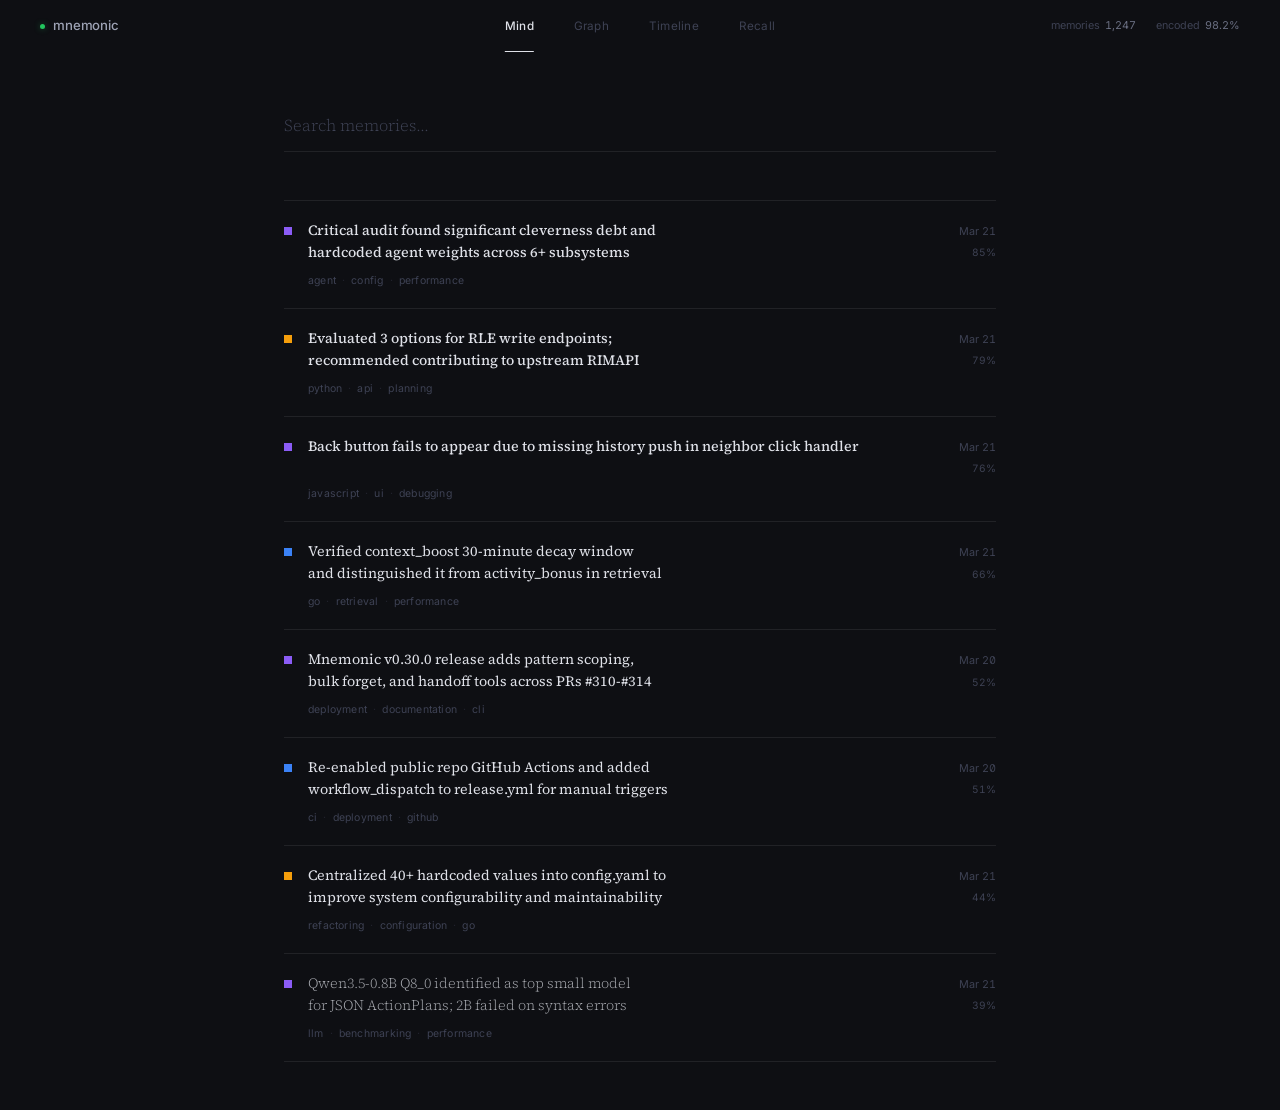
<file: internal/web/mockups/archive/design-b.html>
<!DOCTYPE html>
<html lang="en">
<head>
<meta charset="UTF-8">
<meta name="viewport" content="width=device-width, initial-scale=1.0">
<title>mnemonic — Design B: Structural</title>
<link rel="preconnect" href="https://fonts.googleapis.com">
<link href="https://fonts.googleapis.com/css2?family=Inter:wght@300;400;500;600&family=Source+Serif+4:ital,opsz,wght@0,8..60,300;0,8..60,400;0,8..60,500;0,8..60,600;1,8..60,400&display=swap" rel="stylesheet">
<style>
*, *::before, *::after { box-sizing: border-box; margin: 0; padding: 0; }

:root {
    --bg-primary: #0e0f13;
    --bg-secondary: #14151b;
    --bg-card: transparent;
    --border-rule: rgba(255, 255, 255, 0.08);
    --text-primary: #dfe1e8;
    --text-secondary: #9ea3b5;
    --text-muted: #6a6f82;
    --text-dim: #3e4254;
    --accent-cyan: #06b6d4;
    --accent-violet: #8b5cf6;
    --accent-blue: #3b82f6;
    --accent-orange: #f59e0b;
    --accent-red: #ef4444;
    --accent-green: #22c55e;
    --font-serif: 'Source Serif 4', Georgia, serif;
    --font-sans: 'Inter', -apple-system, sans-serif;
}

html { font-size: 15px; }
body {
    font-family: var(--font-sans);
    background: var(--bg-primary);
    color: var(--text-primary);
    line-height: 1.6;
    -webkit-font-smoothing: antialiased;
    min-height: 100vh;
}

/* ── Nav — text only, no backgrounds ── */
nav {
    display: flex;
    align-items: center;
    justify-content: space-between;
    padding: 0 40px;
    height: 52px;
    position: sticky;
    top: 0;
    z-index: 100;
    background: var(--bg-primary);
}
.nav-brand {
    font-family: var(--font-sans);
    font-weight: 500;
    font-size: 0.88rem;
    color: var(--text-secondary);
    letter-spacing: -0.01em;
    display: flex;
    align-items: center;
    gap: 8px;
}
.nav-brand-dot {
    width: 5px;
    height: 5px;
    border-radius: 50%;
    background: var(--accent-green);
    box-shadow: 0 0 6px rgba(34, 197, 94, 0.4);
}
.nav-tabs {
    display: flex;
    gap: 0;
    position: absolute;
    left: 50%;
    transform: translateX(-50%);
}
.nav-tab {
    padding: 0 20px;
    height: 52px;
    display: flex;
    align-items: center;
    font-size: 0.78rem;
    color: var(--text-dim);
    text-decoration: none;
    cursor: pointer;
    border: none;
    background: none;
    font-family: var(--font-sans);
    position: relative;
    transition: color 150ms;
    letter-spacing: 0.02em;
    font-weight: 400;
}
.nav-tab:hover { color: var(--text-muted); }
.nav-tab.active { color: var(--text-primary); font-weight: 500; }
.nav-tab.active::after {
    content: '';
    position: absolute;
    bottom: 0;
    left: 20px;
    right: 20px;
    height: 1px;
    background: var(--text-primary);
}
.nav-metrics {
    font-family: var(--font-sans);
    font-size: 0.72rem;
    color: var(--text-dim);
    display: flex;
    gap: 20px;
    font-feature-settings: 'tnum' 1, 'zero' 1;
}
.nav-metric-value {
    color: var(--text-muted);
    margin-left: 5px;
}

/* ── Page Shell ── */
.page { display: none; }
.page.active { display: block; }
.page-inner {
    max-width: 760px;
    margin: 0 auto;
    padding: 48px 24px;
}

/* ── Ruled-line memory entries ── */
.entry-list {
    display: flex;
    flex-direction: column;
}
.entry {
    display: grid;
    grid-template-columns: 8px 1fr auto;
    gap: 16px;
    align-items: baseline;
    padding: 18px 0;
    border-bottom: 1px solid var(--border-rule);
    cursor: pointer;
    transition: background 150ms;
    position: relative;
}
.entry:first-child {
    border-top: 1px solid var(--border-rule);
}
@media (hover: hover) {
    .entry:hover {
        background: rgba(255, 255, 255, 0.015);
    }
}
.entry-marker {
    width: 8px;
    height: 8px;
    flex-shrink: 0;
    margin-top: 6px;
}
.entry-marker--decision { background: var(--accent-orange); }
.entry-marker--insight { background: var(--accent-violet); }
.entry-marker--learning { background: var(--accent-blue); }
.entry-marker--error { background: var(--accent-red); }
.entry-marker--general { background: var(--text-dim); }

.entry-summary {
    font-family: var(--font-serif);
    font-size: 0.95rem;
    line-height: 1.55;
    color: var(--text-primary);
    text-wrap: balance;
}
.entry-summary--high { font-weight: 500; }
.entry-summary--medium { font-weight: 400; }
.entry-summary--low { font-weight: 300; color: color-mix(in srgb, var(--text-primary) 75%, transparent); }

.entry-meta {
    display: flex;
    flex-direction: column;
    align-items: flex-end;
    gap: 4px;
    flex-shrink: 0;
    padding-top: 2px;
}
.entry-date {
    font-size: 0.72rem;
    color: var(--text-dim);
    font-feature-settings: 'tnum' 1, 'zero' 1;
    white-space: nowrap;
}
.entry-salience {
    font-size: 0.68rem;
    color: var(--text-dim);
    font-feature-settings: 'tnum' 1, 'zero' 1;
}
.entry-concepts {
    grid-column: 2 / -1;
    font-size: 0.7rem;
    color: var(--text-dim);
    letter-spacing: 0.02em;
    padding-top: 0;
    margin-top: -6px;
}
.entry-concepts span + span::before {
    content: '\00b7';
    margin: 0 6px;
    color: var(--text-dim);
    opacity: 0.4;
}

/* ── Section Headers ── */
.section-header {
    font-size: 0.68rem;
    font-weight: 500;
    color: var(--text-dim);
    text-transform: uppercase;
    letter-spacing: 0.1em;
    margin-bottom: 0;
    padding-bottom: 0;
}
.section-count {
    font-feature-settings: 'tnum' 1;
    color: var(--text-dim);
    font-weight: 400;
    margin-left: 8px;
    opacity: 0.6;
}

/* ── Mind Landing ── */
.mind-search {
    margin-bottom: 48px;
}
.mind-search input {
    width: 100%;
    padding: 14px 0;
    background: transparent;
    border: none;
    border-bottom: 1px solid var(--border-rule);
    color: var(--text-primary);
    font-family: var(--font-serif);
    font-size: 1.1rem;
    font-weight: 300;
    outline: none;
    transition: border-color 150ms;
}
.mind-search input::placeholder { color: var(--text-dim); }
.mind-search input:focus { border-bottom-color: rgba(255, 255, 255, 0.2); }

/* ── Ego Graph ── */
.ego-layout {
    display: grid;
    grid-template-columns: 1fr;
    min-height: 540px;
    position: relative;
}
.ego-layout.panel-open {
    grid-template-columns: 1fr 300px;
    gap: 0;
}
.ego-canvas {
    height: 540px;
    display: flex;
    align-items: center;
    justify-content: center;
    position: relative;
}
.ego-canvas-label {
    color: var(--text-dim);
    font-size: 0.82rem;
    font-weight: 300;
    letter-spacing: 0.02em;
}
.ego-breadcrumb {
    font-size: 0.72rem;
    color: var(--text-dim);
    margin-bottom: 24px;
    display: flex;
    align-items: center;
    gap: 6px;
}
.ego-breadcrumb-back {
    color: var(--text-dim);
    cursor: pointer;
    background: none;
    border: none;
    font-family: var(--font-sans);
    font-size: 0.72rem;
    padding: 0;
    transition: color 150ms;
}
.ego-breadcrumb-back:hover { color: var(--text-secondary); }
.ego-breadcrumb-sep { color: var(--text-dim); opacity: 0.4; }
.ego-breadcrumb-current { color: var(--text-secondary); }

.ego-panel {
    border-left: 1px solid var(--border-rule);
    padding: 24px;
    background: var(--bg-secondary);
    overflow-y: auto;
    animation: panelSlideIn 150ms ease-out;
}
@keyframes panelSlideIn {
    from { opacity: 0; }
    to { opacity: 1; }
}
.ego-panel-title {
    font-family: var(--font-serif);
    font-size: 0.9rem;
    font-weight: 500;
    line-height: 1.5;
    color: var(--text-primary);
    margin-bottom: 20px;
    text-wrap: balance;
}
.ego-panel-row {
    display: flex;
    justify-content: space-between;
    align-items: baseline;
    padding: 8px 0;
    border-bottom: 1px solid var(--border-rule);
    font-size: 0.72rem;
}
.ego-panel-label { color: var(--text-dim); }
.ego-panel-value {
    color: var(--text-secondary);
    font-feature-settings: 'tnum' 1, 'zero' 1;
}
.ego-filter {
    position: absolute;
    top: 16px;
    left: 0;
}
.ego-filter input {
    padding: 8px 0;
    background: transparent;
    border: none;
    border-bottom: 1px solid var(--border-rule);
    color: var(--text-primary);
    font-family: var(--font-sans);
    font-size: 0.75rem;
    outline: none;
    width: 180px;
    transition: border-color 150ms;
}
.ego-filter input:focus { border-bottom-color: rgba(255, 255, 255, 0.2); }
.ego-filter input::placeholder { color: var(--text-dim); }

/* ── Timeline ── */
.tl-group {
    margin-bottom: 40px;
}
.tl-group-header {
    font-size: 0.68rem;
    font-weight: 500;
    color: var(--text-dim);
    text-transform: uppercase;
    letter-spacing: 0.1em;
    margin-bottom: 0;
}
.tl-entry {
    display: grid;
    grid-template-columns: 72px 8px 1fr;
    gap: 16px;
    align-items: baseline;
    padding: 16px 0;
    border-bottom: 1px solid var(--border-rule);
    cursor: pointer;
    transition: background 150ms;
}
.tl-entry:first-of-type {
    border-top: 1px solid var(--border-rule);
}
@media (hover: hover) {
    .tl-entry:hover {
        background: rgba(255, 255, 255, 0.015);
    }
}
.tl-time {
    font-family: var(--font-sans);
    font-size: 0.72rem;
    color: var(--text-dim);
    font-feature-settings: 'tnum' 1, 'zero' 1;
    text-align: right;
    white-space: nowrap;
    padding-top: 2px;
}
.tl-marker {
    width: 8px;
    height: 8px;
    flex-shrink: 0;
    margin-top: 5px;
}
.tl-content {
    min-width: 0;
}
.tl-summary {
    font-family: var(--font-serif);
    font-size: 0.9rem;
    line-height: 1.5;
    color: var(--text-primary);
    text-wrap: balance;
    margin-bottom: 4px;
}
.tl-meta {
    font-size: 0.68rem;
    color: var(--text-dim);
    font-feature-settings: 'tnum' 1;
}
.tl-meta span + span::before {
    content: '\00b7';
    margin: 0 5px;
    opacity: 0.4;
}

/* ── Recall ── */
.recall-search {
    margin-bottom: 32px;
}
.recall-search input {
    width: 100%;
    padding: 14px 0;
    background: transparent;
    border: none;
    border-bottom: 1px solid var(--border-rule);
    color: var(--text-primary);
    font-family: var(--font-serif);
    font-size: 1.05rem;
    font-weight: 300;
    outline: none;
    transition: border-color 150ms;
}
.recall-search input::placeholder { color: var(--text-dim); }
.recall-search input:focus { border-bottom-color: rgba(255, 255, 255, 0.2); }

.recall-meta-bar {
    font-size: 0.68rem;
    color: var(--text-dim);
    letter-spacing: 0.06em;
    text-transform: uppercase;
    margin-bottom: 0;
    padding-bottom: 0;
    font-feature-settings: 'tnum' 1;
}

.recall-list {
    display: flex;
    flex-direction: column;
}
.recall-entry {
    display: grid;
    grid-template-columns: 48px 8px 1fr;
    gap: 12px;
    align-items: baseline;
    padding: 16px 0;
    border-bottom: 1px solid var(--border-rule);
    cursor: pointer;
    transition: background 150ms;
}
.recall-entry:first-child {
    border-top: 1px solid var(--border-rule);
}
@media (hover: hover) {
    .recall-entry:hover {
        background: rgba(255, 255, 255, 0.015);
    }
}
.recall-score {
    font-family: var(--font-sans);
    font-size: 0.78rem;
    font-weight: 500;
    color: var(--accent-cyan);
    font-feature-settings: 'tnum' 1, 'zero' 1;
    text-align: right;
    padding-top: 1px;
}
.recall-marker {
    width: 8px;
    height: 8px;
    flex-shrink: 0;
    margin-top: 5px;
}
.recall-content { min-width: 0; }
.recall-summary {
    font-family: var(--font-serif);
    font-size: 0.9rem;
    line-height: 1.5;
    color: var(--text-primary);
    text-wrap: balance;
    margin-bottom: 4px;
}
.recall-entry-meta {
    font-size: 0.68rem;
    color: var(--text-dim);
    font-feature-settings: 'tnum' 1;
}
.recall-entry-meta span + span::before {
    content: '\00b7';
    margin: 0 5px;
    opacity: 0.4;
}

/* ── Fade-in animation (no translate — restrained) ── */
@keyframes fadeIn {
    from { opacity: 0; }
    to { opacity: 1; }
}
.entry, .tl-entry, .recall-entry {
    animation: fadeIn 150ms ease-out both;
}
.entry:nth-child(1), .tl-entry:nth-child(2), .recall-entry:nth-child(1) { animation-delay: 0ms; }
.entry:nth-child(2), .tl-entry:nth-child(3), .recall-entry:nth-child(2) { animation-delay: 40ms; }
.entry:nth-child(3), .tl-entry:nth-child(4), .recall-entry:nth-child(3) { animation-delay: 80ms; }
.entry:nth-child(4), .tl-entry:nth-child(5), .recall-entry:nth-child(4) { animation-delay: 120ms; }
.entry:nth-child(5), .tl-entry:nth-child(6) { animation-delay: 160ms; }
.entry:nth-child(6) { animation-delay: 200ms; }
.entry:nth-child(7) { animation-delay: 240ms; }
.entry:nth-child(8) { animation-delay: 280ms; }

/* ── Heading typography ── */
h1, h2, h3 {
    font-family: var(--font-sans);
    letter-spacing: -0.03em;
}
</style>
</head>
<body>

<nav>
    <div class="nav-brand">
        <span class="nav-brand-dot"></span>
        mnemonic
    </div>
    <div class="nav-tabs">
        <button class="nav-tab active" onclick="showPage('mind', this)">Mind</button>
        <button class="nav-tab" onclick="showPage('ego', this)">Graph</button>
        <button class="nav-tab" onclick="showPage('timeline', this)">Timeline</button>
        <button class="nav-tab" onclick="showPage('recall', this)">Recall</button>
    </div>
    <div class="nav-metrics">
        <span>memories<span class="nav-metric-value">1,247</span></span>
        <span>encoded<span class="nav-metric-value">98.2%</span></span>
    </div>
</nav>

<!-- ═══ MIND LANDING ═══ -->
<div class="page active" id="page-mind">
    <div class="page-inner">
        <div class="mind-search">
            <input type="text" placeholder="Search memories...">
        </div>

        <div class="entry-list">
            <!-- 1. Insight, 85% — high salience -->
            <div class="entry">
                <div class="entry-marker entry-marker--insight"></div>
                <div class="entry-summary entry-summary--high">Critical audit found significant cleverness debt and hardcoded agent weights across 6+ subsystems</div>
                <div class="entry-meta">
                    <span class="entry-date">Mar 21</span>
                    <span class="entry-salience">85%</span>
                </div>
                <div class="entry-concepts"><span>agent</span><span>config</span><span>performance</span></div>
            </div>

            <!-- 2. Decision, 79% — high salience -->
            <div class="entry">
                <div class="entry-marker entry-marker--decision"></div>
                <div class="entry-summary entry-summary--high">Evaluated 3 options for RLE write endpoints; recommended contributing to upstream RIMAPI</div>
                <div class="entry-meta">
                    <span class="entry-date">Mar 21</span>
                    <span class="entry-salience">79%</span>
                </div>
                <div class="entry-concepts"><span>python</span><span>api</span><span>planning</span></div>
            </div>

            <!-- 3. Insight, 76% — high salience -->
            <div class="entry">
                <div class="entry-marker entry-marker--insight"></div>
                <div class="entry-summary entry-summary--high">Back button fails to appear due to missing history push in neighbor click handler</div>
                <div class="entry-meta">
                    <span class="entry-date">Mar 21</span>
                    <span class="entry-salience">76%</span>
                </div>
                <div class="entry-concepts"><span>javascript</span><span>ui</span><span>debugging</span></div>
            </div>

            <!-- 4. Learning, 66% — medium salience -->
            <div class="entry">
                <div class="entry-marker entry-marker--learning"></div>
                <div class="entry-summary entry-summary--medium">Verified context_boost 30-minute decay window and distinguished it from activity_bonus in retrieval</div>
                <div class="entry-meta">
                    <span class="entry-date">Mar 21</span>
                    <span class="entry-salience">66%</span>
                </div>
                <div class="entry-concepts"><span>go</span><span>retrieval</span><span>performance</span></div>
            </div>

            <!-- 5. Insight, 52% — medium salience -->
            <div class="entry">
                <div class="entry-marker entry-marker--insight"></div>
                <div class="entry-summary entry-summary--medium">Mnemonic v0.30.0 release adds pattern scoping, bulk forget, and handoff tools across PRs #310-#314</div>
                <div class="entry-meta">
                    <span class="entry-date">Mar 20</span>
                    <span class="entry-salience">52%</span>
                </div>
                <div class="entry-concepts"><span>deployment</span><span>documentation</span><span>cli</span></div>
            </div>

            <!-- 6. Learning, 51% — medium salience -->
            <div class="entry">
                <div class="entry-marker entry-marker--learning"></div>
                <div class="entry-summary entry-summary--medium">Re-enabled public repo GitHub Actions and added workflow_dispatch to release.yml for manual triggers</div>
                <div class="entry-meta">
                    <span class="entry-date">Mar 20</span>
                    <span class="entry-salience">51%</span>
                </div>
                <div class="entry-concepts"><span>ci</span><span>deployment</span><span>github</span></div>
            </div>

            <!-- 7. Decision, 44% — medium salience -->
            <div class="entry">
                <div class="entry-marker entry-marker--decision"></div>
                <div class="entry-summary entry-summary--medium">Centralized 40+ hardcoded values into config.yaml to improve system configurability and maintainability</div>
                <div class="entry-meta">
                    <span class="entry-date">Mar 21</span>
                    <span class="entry-salience">44%</span>
                </div>
                <div class="entry-concepts"><span>refactoring</span><span>configuration</span><span>go</span></div>
            </div>

            <!-- 8. Insight, 39% — low salience -->
            <div class="entry">
                <div class="entry-marker entry-marker--insight"></div>
                <div class="entry-summary entry-summary--low">Qwen3.5-0.8B Q8_0 identified as top small model for JSON ActionPlans; 2B failed on syntax errors</div>
                <div class="entry-meta">
                    <span class="entry-date">Mar 21</span>
                    <span class="entry-salience">39%</span>
                </div>
                <div class="entry-concepts"><span>llm</span><span>benchmarking</span><span>performance</span></div>
            </div>
        </div>
    </div>
</div>

<!-- ═══ EGO GRAPH ═══ -->
<div class="page" id="page-ego">
    <div class="page-inner" style="max-width: 1080px;">
        <div class="ego-breadcrumb">
            <button class="ego-breadcrumb-back">&larr; Back</button>
            <span class="ego-breadcrumb-sep">/</span>
            <span>cleverness debt audit</span>
            <span class="ego-breadcrumb-sep">/</span>
            <span class="ego-breadcrumb-current">Centralized 40+ hardcoded values...</span>
        </div>

        <div class="ego-layout panel-open">
            <div class="ego-canvas">
                <div class="ego-filter">
                    <input type="text" placeholder="Filter neighbors...">
                </div>
                <div class="ego-canvas-label">D3 force-directed ego graph renders here</div>
            </div>
            <div class="ego-panel">
                <div class="ego-panel-title">Centralized 40+ hardcoded values into config.yaml to improve system configurability</div>
                <div class="ego-panel-row">
                    <span class="ego-panel-label">Type</span>
                    <span class="ego-panel-value" style="color: var(--accent-orange)">decision</span>
                </div>
                <div class="ego-panel-row">
                    <span class="ego-panel-label">Salience</span>
                    <span class="ego-panel-value">0.44</span>
                </div>
                <div class="ego-panel-row">
                    <span class="ego-panel-label">Source</span>
                    <span class="ego-panel-value">mcp</span>
                </div>
                <div class="ego-panel-row">
                    <span class="ego-panel-label">Connections</span>
                    <span class="ego-panel-value">15</span>
                </div>
                <div class="ego-panel-row">
                    <span class="ego-panel-label">Created</span>
                    <span class="ego-panel-value">Mar 21, 2026</span>
                </div>
                <div class="ego-panel-row">
                    <span class="ego-panel-label">Last accessed</span>
                    <span class="ego-panel-value">2h ago</span>
                </div>
                <div class="ego-panel-row" style="border-bottom: none;">
                    <span class="ego-panel-label">Concepts</span>
                    <span class="ego-panel-value" style="color: var(--text-muted)">refactoring, config, go</span>
                </div>
            </div>
        </div>
    </div>
</div>

<!-- ═══ TIMELINE ═══ -->
<div class="page" id="page-timeline">
    <div class="page-inner">
        <div class="tl-group">
            <div class="tl-group-header">Today<span class="section-count">5</span></div>

            <div class="tl-entry">
                <div class="tl-time">10:05 AM</div>
                <div class="tl-marker entry-marker--insight"></div>
                <div class="tl-content">
                    <div class="tl-summary">Critical audit found significant cleverness debt and hardcoded agent weights across 6+ subsystems</div>
                    <div class="tl-meta"><span>mcp</span><span>85%</span><span>agent, config, performance</span></div>
                </div>
            </div>

            <div class="tl-entry">
                <div class="tl-time">9:42 AM</div>
                <div class="tl-marker entry-marker--decision"></div>
                <div class="tl-content">
                    <div class="tl-summary">Evaluated 3 options for RLE write endpoints; recommended contributing to upstream RIMAPI</div>
                    <div class="tl-meta"><span>mcp</span><span>79%</span><span>python, api, planning</span></div>
                </div>
            </div>

            <div class="tl-entry">
                <div class="tl-time">9:18 AM</div>
                <div class="tl-marker entry-marker--insight"></div>
                <div class="tl-content">
                    <div class="tl-summary">Back button fails to appear due to missing history push in neighbor click handler</div>
                    <div class="tl-meta"><span>mcp</span><span>76%</span><span>javascript, ui, debugging</span></div>
                </div>
            </div>

            <div class="tl-entry">
                <div class="tl-time">8:55 AM</div>
                <div class="tl-marker entry-marker--learning"></div>
                <div class="tl-content">
                    <div class="tl-summary">Verified context_boost 30-minute decay window and distinguished it from activity_bonus in retrieval scoring</div>
                    <div class="tl-meta"><span>mcp</span><span>66%</span><span>go, retrieval, performance</span></div>
                </div>
            </div>

            <div class="tl-entry">
                <div class="tl-time">8:31 AM</div>
                <div class="tl-marker entry-marker--decision"></div>
                <div class="tl-content">
                    <div class="tl-summary">Centralized 40+ hardcoded values into config.yaml to improve system configurability and maintainability</div>
                    <div class="tl-meta"><span>mcp</span><span>44%</span><span>refactoring, configuration, go</span></div>
                </div>
            </div>
        </div>

        <div class="tl-group">
            <div class="tl-group-header">Yesterday<span class="section-count">3</span></div>

            <div class="tl-entry">
                <div class="tl-time">4:22 PM</div>
                <div class="tl-marker entry-marker--insight"></div>
                <div class="tl-content">
                    <div class="tl-summary">Mnemonic v0.30.0 release adds pattern scoping, bulk forget, and handoff tools across PRs #310-#314</div>
                    <div class="tl-meta"><span>mcp</span><span>52%</span><span>deployment, documentation, cli</span></div>
                </div>
            </div>

            <div class="tl-entry">
                <div class="tl-time">3:10 PM</div>
                <div class="tl-marker entry-marker--learning"></div>
                <div class="tl-content">
                    <div class="tl-summary">Re-enabled public repo GitHub Actions and added workflow_dispatch to release.yml for manual triggers</div>
                    <div class="tl-meta"><span>mcp</span><span>51%</span><span>ci, deployment, github</span></div>
                </div>
            </div>

            <div class="tl-entry">
                <div class="tl-time">1:45 PM</div>
                <div class="tl-marker entry-marker--insight"></div>
                <div class="tl-content">
                    <div class="tl-summary">Qwen3.5-0.8B Q8_0 identified as top small model for JSON ActionPlans; 2B failed on syntax errors</div>
                    <div class="tl-meta"><span>mcp</span><span>39%</span><span>llm, benchmarking, performance</span></div>
                </div>
            </div>
        </div>
    </div>
</div>

<!-- ═══ RECALL ═══ -->
<div class="page" id="page-recall">
    <div class="page-inner">
        <div class="recall-search">
            <input type="text" placeholder="What do you remember about..." value="hardcoded agent weights">
        </div>

        <div class="recall-meta-bar" style="margin-bottom: 0;">4 results &middot; 12ms</div>

        <div class="recall-list">
            <div class="recall-entry">
                <div class="recall-score">0.92</div>
                <div class="recall-marker entry-marker--insight"></div>
                <div class="recall-content">
                    <div class="recall-summary">Critical audit found significant cleverness debt and hardcoded agent weights across 6+ subsystems</div>
                    <div class="recall-entry-meta"><span>insight</span><span>agent, config, performance</span><span>Mar 21</span></div>
                </div>
            </div>

            <div class="recall-entry">
                <div class="recall-score">0.78</div>
                <div class="recall-marker entry-marker--decision"></div>
                <div class="recall-content">
                    <div class="recall-summary">Centralized 40+ hardcoded values into config.yaml to improve system configurability and maintainability</div>
                    <div class="recall-entry-meta"><span>decision</span><span>refactoring, configuration, go</span><span>Mar 21</span></div>
                </div>
            </div>

            <div class="recall-entry">
                <div class="recall-score">0.61</div>
                <div class="recall-marker entry-marker--learning"></div>
                <div class="recall-content">
                    <div class="recall-summary">Verified context_boost 30-minute decay window and distinguished it from activity_bonus in retrieval scoring</div>
                    <div class="recall-entry-meta"><span>learning</span><span>go, retrieval, performance</span><span>Mar 21</span></div>
                </div>
            </div>

            <div class="recall-entry">
                <div class="recall-score">0.43</div>
                <div class="recall-marker entry-marker--insight"></div>
                <div class="recall-content">
                    <div class="recall-summary">Qwen3.5-0.8B Q8_0 identified as top small model for JSON ActionPlans; 2B failed on syntax errors</div>
                    <div class="recall-entry-meta"><span>insight</span><span>llm, benchmarking, performance</span><span>Mar 21</span></div>
                </div>
            </div>
        </div>
    </div>
</div>

<script>
function showPage(name, btn) {
    document.querySelectorAll('.page').forEach(p => p.classList.remove('active'));
    document.querySelectorAll('.nav-tab').forEach(t => t.classList.remove('active'));
    document.getElementById('page-' + name).classList.add('active');
    btn.classList.add('active');

    // Re-trigger fade-in animations on the new page
    const page = document.getElementById('page-' + name);
    const items = page.querySelectorAll('.entry, .tl-entry, .recall-entry');
    items.forEach(el => {
        el.style.animation = 'none';
        el.offsetHeight; // force reflow
        el.style.animation = '';
    });
}
</script>
</body>
</html>
</file>
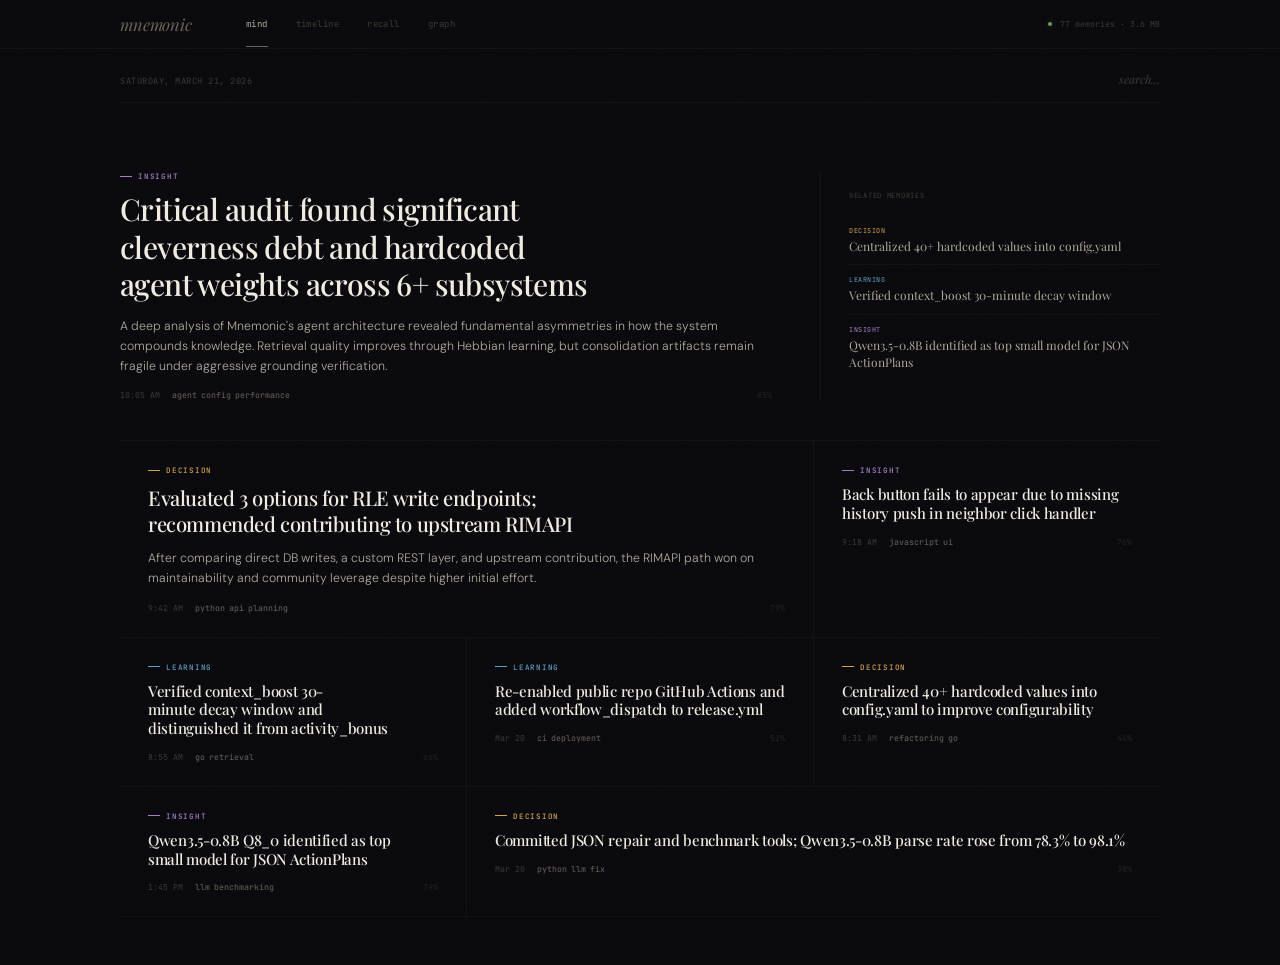
<file: internal/web/mockups/archive/design-broadsheet.html>
<!DOCTYPE html>
<html lang="en">
<head>
<meta charset="UTF-8">
<meta name="viewport" content="width=device-width, initial-scale=1.0">
<title>mnemonic</title>
<link href="https://fonts.googleapis.com/css2?family=Playfair+Display:ital,wght@0,400;0,500;0,600;0,700;1,400;1,500&family=DM+Sans:ital,opsz,wght@0,9..40,300;0,9..40,400;0,9..40,500;1,9..40,300;1,9..40,400&family=JetBrains+Mono:wght@300;400;500&display=swap" rel="stylesheet">
<style>
*, *::before, *::after { box-sizing: border-box; margin: 0; padding: 0; }

:root {
  --bg: #0a0a0e;
  --paper: #0f0f14;
  --rule: rgba(255,248,235,0.04);
  --rule-hover: rgba(255,248,235,0.08);
  --ink: #f0ebe0;
  --ink-2: #b0a998;
  --ink-3: #6b6358;
  --ink-4: #3d3832;
  --decision: #d4a24e;
  --insight: #a87fc4;
  --learning: #5ea0c4;
  --error: #c46e5e;
  --display: 'Playfair Display', Georgia, serif;
  --body: 'DM Sans', system-ui, sans-serif;
  --mono: 'JetBrains Mono', monospace;
}

html { font-size: 15px; scroll-behavior: smooth; }
body {
  background: var(--bg);
  color: var(--ink);
  font-family: var(--body);
  -webkit-font-smoothing: antialiased;
  min-height: 100vh;
}

/* ── Masthead ── */
.masthead {
  position: sticky;
  top: 0;
  z-index: 100;
  background: var(--bg);
  border-bottom: 1px solid var(--rule);
}
.masthead-inner {
  max-width: 1120px;
  margin: 0 auto;
  padding: 0 40px;
  display: flex;
  align-items: center;
  height: 48px;
}
.masthead-brand {
  font-family: var(--display);
  font-style: italic;
  font-weight: 400;
  font-size: 1.1rem;
  color: var(--ink-3);
  margin-right: 40px;
  letter-spacing: -0.01em;
}
.masthead-nav { display: flex; gap: 0; }
.masthead-link {
  font-family: var(--mono);
  font-size: 0.6rem;
  font-weight: 400;
  color: var(--ink-4);
  letter-spacing: 0.05em;
  padding: 16px 14px;
  cursor: pointer;
  border: none;
  background: none;
  position: relative;
  transition: color 0.3s;
}
.masthead-link:hover { color: var(--ink-3); }
.masthead-link.active { color: var(--ink-2); }
.masthead-link.active::after {
  content: '';
  position: absolute;
  bottom: -1px;
  left: 14px; right: 14px;
  height: 1px;
  background: var(--ink-3);
}
.masthead-right {
  margin-left: auto;
  display: flex;
  align-items: center;
  gap: 8px;
  font-family: var(--mono);
  font-size: 0.55rem;
  color: var(--ink-4);
  font-feature-settings: 'tnum' 1;
}
.masthead-dot {
  width: 4px; height: 4px;
  border-radius: 50%;
  background: #6b9e5e;
  box-shadow: 0 0 6px rgba(107,158,94,0.4);
}

/* ── Page container ── */
.page { display: none; }
.page.active { display: block; }
.sheet {
  max-width: 1120px;
  margin: 0 auto;
  padding: 0 40px;
}

/* ══════════════════════════════════════════
   MIND — the broadsheet
   ══════════════════════════════════════════ */

/* Date header — thin rule with date */
.edition {
  padding: 20px 0 12px;
  border-bottom: 1px solid var(--rule);
  margin-bottom: 32px;
  display: flex;
  justify-content: space-between;
  align-items: baseline;
}
.edition-date {
  font-family: var(--mono);
  font-size: 0.58rem;
  color: var(--ink-4);
  letter-spacing: 0.06em;
  font-feature-settings: 'tnum' 1;
}
.edition-search {
  background: none;
  border: none;
  border-bottom: 1px solid transparent;
  font-family: var(--display);
  font-style: italic;
  font-size: 0.8rem;
  color: var(--ink-3);
  padding: 2px 0;
  outline: none;
  width: 180px;
  text-align: right;
  transition: all 0.3s;
}
.edition-search::placeholder { color: var(--ink-4); }
.edition-search:focus {
  border-bottom-color: var(--ink-4);
  width: 260px;
  color: var(--ink);
}

/* The broadsheet grid — intentionally asymmetric */
.broadsheet {
  display: grid;
  grid-template-columns: 1fr 1px 1fr 1px 1fr;
  gap: 0;
  margin-bottom: 48px;
}
.broadsheet-rule {
  background: var(--rule);
  width: 1px;
}

/* Articles — no boxes, just typography */
.article {
  padding: 24px 28px;
  cursor: pointer;
  position: relative;
  transition: background 0.3s;
}
@media (hover: hover) {
  .article:hover { background: rgba(255,248,235,0.015); }
}

/* Spanning — salience drives prominence */
.article--lead {
  grid-column: 1 / -1;
  border-bottom: 1px solid var(--rule);
  padding: 36px 0 40px;
  display: grid;
  grid-template-columns: 1fr 340px;
  gap: 48px;
}
.article--major {
  grid-column: span 3;
  border-bottom: 1px solid var(--rule);
}
.article--standard {
  border-bottom: 1px solid var(--rule);
}

/* Type indicator — a colored overline, nothing else */
.article-type {
  font-family: var(--mono);
  font-size: 0.5rem;
  font-weight: 500;
  letter-spacing: 0.1em;
  text-transform: uppercase;
  margin-bottom: 10px;
  display: flex;
  align-items: center;
  gap: 6px;
}
.article-type::before {
  content: '';
  width: 12px; height: 1px;
}
.article-type--decision { color: var(--decision); }
.article-type--decision::before { background: var(--decision); }
.article-type--insight { color: var(--insight); }
.article-type--insight::before { background: var(--insight); }
.article-type--learning { color: var(--learning); }
.article-type--learning::before { background: var(--learning); }
.article-type--error { color: var(--error); }
.article-type--error::before { background: var(--error); }

/* Headlines — size varies by prominence */
.article-headline {
  font-family: var(--display);
  font-weight: 500;
  line-height: 1.25;
  letter-spacing: -0.02em;
  color: var(--ink);
  text-wrap: balance;
  margin-bottom: 12px;
}
.article--lead .article-headline { font-size: 2rem; }
.article--major .article-headline { font-size: 1.35rem; }
.article--standard .article-headline { font-size: 1rem; }

/* Lede — only on lead/major articles */
.article-lede {
  font-family: var(--body);
  font-size: 0.82rem;
  line-height: 1.65;
  color: var(--ink-2);
  font-weight: 300;
}

/* Footer metadata */
.article-foot {
  display: flex;
  align-items: center;
  gap: 12px;
  margin-top: 14px;
  font-family: var(--mono);
  font-size: 0.55rem;
  color: var(--ink-4);
  font-feature-settings: 'tnum' 1;
}
.article-concepts {
  display: flex;
  gap: 4px;
}
.article-concept {
  color: var(--ink-3);
  transition: color 0.2s;
}
.article-concept:hover { color: var(--ink-2); }
.article-sal {
  margin-left: auto;
  opacity: 0.5;
}

/* Sidebar in lead article */
.article-sidebar {
  border-left: 1px solid var(--rule);
  padding-left: 28px;
  display: flex;
  flex-direction: column;
  justify-content: center;
}
.article-sidebar-label {
  font-family: var(--mono);
  font-size: 0.48rem;
  color: var(--ink-4);
  letter-spacing: 0.1em;
  text-transform: uppercase;
  margin-bottom: 16px;
}
.sidebar-item {
  padding: 10px 0;
  border-bottom: 1px solid var(--rule);
  cursor: pointer;
  transition: background 0.2s;
}
.sidebar-item:last-child { border-bottom: none; }
.sidebar-item:hover { background: rgba(255,248,235,0.02); margin: 0 -8px; padding-left: 8px; padding-right: 8px; border-radius: 2px; }
.sidebar-item-type {
  font-family: var(--mono);
  font-size: 0.45rem;
  letter-spacing: 0.08em;
  text-transform: uppercase;
  margin-bottom: 3px;
}
.sidebar-item-text {
  font-family: var(--display);
  font-size: 0.8rem;
  line-height: 1.4;
  color: var(--ink-2);
  font-weight: 400;
}

/* ══════════════════════════════════════════
   TIMELINE — sticky headers + vertical feed
   ══════════════════════════════════════════ */
.timeline-feed {
  padding-top: 24px;
  padding-bottom: 80px;
}
.tl-day {
  position: sticky;
  top: 49px;
  z-index: 10;
  background: var(--bg);
  padding: 12px 0;
  border-bottom: 1px solid var(--rule);
  margin-bottom: 8px;
  font-family: var(--mono);
  font-size: 0.58rem;
  color: var(--ink-4);
  letter-spacing: 0.06em;
  font-feature-settings: 'tnum' 1;
  display: flex;
  justify-content: space-between;
}
.tl-entry {
  display: grid;
  grid-template-columns: 64px 1fr;
  gap: 24px;
  padding: 20px 0;
  border-bottom: 1px solid var(--rule);
  cursor: pointer;
  transition: background 0.2s;
}
@media (hover: hover) {
  .tl-entry:hover { background: rgba(255,248,235,0.01); margin: 0 -12px; padding-left: 12px; padding-right: 12px; border-radius: 3px; }
}
.tl-time {
  font-family: var(--mono);
  font-size: 0.6rem;
  color: var(--ink-4);
  font-feature-settings: 'tnum' 1;
  text-align: right;
  padding-top: 2px;
}
.tl-type {
  font-family: var(--mono);
  font-size: 0.48rem;
  letter-spacing: 0.08em;
  text-transform: uppercase;
  margin-bottom: 4px;
  display: flex;
  align-items: center;
  gap: 5px;
}
.tl-type::before {
  content: '';
  width: 8px; height: 1px;
}
.tl-text {
  font-family: var(--display);
  font-size: 0.95rem;
  line-height: 1.45;
  color: var(--ink);
  font-weight: 400;
  margin-bottom: 6px;
  text-wrap: balance;
}
.tl-meta {
  font-family: var(--mono);
  font-size: 0.52rem;
  color: var(--ink-4);
}

/* ══════════════════════════════════════════
   RECALL — conversational search
   ══════════════════════════════════════════ */
.recall-page {
  max-width: 640px;
  margin: 0 auto;
  padding-top: 64px;
  padding-bottom: 80px;
}
.recall-prompt {
  font-family: var(--display);
  font-style: italic;
  font-size: 1.6rem;
  font-weight: 400;
  color: var(--ink-3);
  margin-bottom: 20px;
}
.recall-input {
  width: 100%;
  background: none;
  border: none;
  border-bottom: 1px solid var(--ink-4);
  font-family: var(--display);
  font-size: 1.4rem;
  font-weight: 400;
  color: var(--ink);
  padding: 8px 0;
  outline: none;
  transition: border-color 0.3s;
  margin-bottom: 12px;
}
.recall-input::placeholder { color: var(--ink-4); }
.recall-input:focus { border-color: var(--ink-3); }
.recall-stats {
  font-family: var(--mono);
  font-size: 0.55rem;
  color: var(--ink-4);
  font-feature-settings: 'tnum' 1;
  margin-bottom: 40px;
  padding-bottom: 20px;
  border-bottom: 1px solid var(--rule);
}
.recall-result {
  padding: 28px 0;
  border-bottom: 1px solid var(--rule);
  position: relative;
  cursor: pointer;
  transition: background 0.2s;
}
@media (hover: hover) {
  .recall-result:hover { background: rgba(255,248,235,0.015); margin: 0 -16px; padding-left: 16px; padding-right: 16px; border-radius: 3px; }
}
.recall-score {
  position: absolute;
  top: 28px; right: 0;
  font-family: var(--mono);
  font-size: 1.8rem;
  font-weight: 300;
  font-feature-settings: 'tnum' 1, 'zero' 1;
  line-height: 1;
  color: var(--ink-4);
}
.recall-result:first-child .recall-score { color: var(--ink-3); }
.recall-r-type {
  font-family: var(--mono);
  font-size: 0.48rem;
  letter-spacing: 0.08em;
  text-transform: uppercase;
  margin-bottom: 8px;
  display: flex;
  align-items: center;
  gap: 5px;
}
.recall-r-type::before {
  content: '';
  width: 8px; height: 1px;
}
.recall-r-text {
  font-family: var(--display);
  font-size: 1.1rem;
  line-height: 1.45;
  color: var(--ink);
  font-weight: 400;
  padding-right: 72px;
  text-wrap: balance;
  margin-bottom: 8px;
}
.recall-r-meta {
  font-family: var(--mono);
  font-size: 0.52rem;
  color: var(--ink-4);
}

/* ══════════════════════════════════════════
   GRAPH — ego graph canvas
   ══════════════════════════════════════════ */
.graph-container {
  padding: 24px 0 80px;
}
.graph-bar {
  display: flex;
  align-items: center;
  gap: 12px;
  margin-bottom: 20px;
}
.graph-back {
  font-family: var(--mono);
  font-size: 0.6rem;
  color: var(--ink-4);
  cursor: pointer;
  background: none;
  border: 1px solid var(--rule);
  border-radius: 3px;
  padding: 4px 10px;
  transition: all 0.2s;
}
.graph-back:hover { border-color: var(--rule-hover); color: var(--ink-3); }
.graph-trail {
  font-family: var(--mono);
  font-size: 0.55rem;
  color: var(--ink-4);
}
.graph-canvas {
  width: 100%;
  height: 520px;
  background: var(--paper);
  border: 1px solid var(--rule);
  border-radius: 4px;
  position: relative;
  overflow: hidden;
}
.graph-canvas::after {
  content: '';
  position: absolute;
  inset: 0;
  background:
    radial-gradient(ellipse at 30% 40%, rgba(168,127,196,0.02), transparent 50%),
    radial-gradient(ellipse at 70% 60%, rgba(94,160,196,0.02), transparent 50%);
  pointer-events: none;
}
.graph-placeholder {
  position: absolute;
  top: 50%; left: 50%;
  transform: translate(-50%, -50%);
  font-family: var(--display);
  font-style: italic;
  font-size: 0.85rem;
  color: var(--ink-4);
}
.graph-detail {
  position: absolute;
  bottom: 20px; right: 20px;
  width: 260px;
  background: rgba(10,10,14,0.85);
  backdrop-filter: blur(16px);
  border: 1px solid var(--rule);
  border-radius: 4px;
  padding: 20px;
  z-index: 10;
}
.graph-detail-type {
  font-family: var(--mono);
  font-size: 0.48rem;
  letter-spacing: 0.08em;
  text-transform: uppercase;
  margin-bottom: 8px;
}
.graph-detail-text {
  font-family: var(--display);
  font-size: 0.85rem;
  line-height: 1.45;
  color: var(--ink);
  margin-bottom: 14px;
}
.graph-detail-row {
  display: flex;
  justify-content: space-between;
  padding: 4px 0;
  font-size: 0.55rem;
  border-bottom: 1px solid var(--rule);
}
.graph-detail-row:last-child { border-bottom: none; }
.graph-detail-label { color: var(--ink-4); }
.graph-detail-val {
  color: var(--ink-3);
  font-family: var(--mono);
  font-feature-settings: 'tnum' 1;
}

/* ── Animations ── */
@keyframes rise {
  from { opacity: 0; transform: translateY(16px); }
  to { opacity: 1; transform: translateY(0); }
}
.article, .tl-entry, .recall-result, .sidebar-item {
  animation: rise 0.5s cubic-bezier(0.16, 1, 0.3, 1) both;
}
.article:nth-child(1) { animation-delay: 0.05s; }
.article:nth-child(2) { animation-delay: 0.1s; }
.article:nth-child(3) { animation-delay: 0.15s; }
.article:nth-child(4) { animation-delay: 0.2s; }
.article:nth-child(5) { animation-delay: 0.25s; }
.tl-entry:nth-child(1) { animation-delay: 0.05s; }
.tl-entry:nth-child(2) { animation-delay: 0.1s; }
.tl-entry:nth-child(3) { animation-delay: 0.15s; }
.tl-entry:nth-child(4) { animation-delay: 0.2s; }
.tl-entry:nth-child(5) { animation-delay: 0.25s; }
.recall-result:nth-child(1) { animation-delay: 0.08s; }
.recall-result:nth-child(2) { animation-delay: 0.16s; }
.recall-result:nth-child(3) { animation-delay: 0.24s; }
.recall-result:nth-child(4) { animation-delay: 0.32s; }

/* grain */
body::after {
  content: '';
  position: fixed;
  inset: 0;
  z-index: 9999;
  pointer-events: none;
  opacity: 0.018;
  mix-blend-mode: overlay;
  background-image: url("data:image/svg+xml,%3Csvg viewBox='0 0 200 200' xmlns='http://www.w3.org/2000/svg'%3E%3Cfilter id='g'%3E%3CfeTurbulence type='fractalNoise' baseFrequency='0.9' numOctaves='4' stitchTiles='stitch'/%3E%3C/filter%3E%3Crect width='200' height='200' filter='url(%23g)'/%3E%3C/svg%3E");
  background-size: 128px;
}

@media (max-width: 800px) {
  .broadsheet { grid-template-columns: 1fr; }
  .broadsheet-rule { display: none; }
  .article--lead { grid-template-columns: 1fr; gap: 24px; }
  .article--major { grid-column: span 1; }
  .sheet { padding: 0 20px; }
  .masthead-inner { padding: 0 20px; }
}
</style>
</head>
<body>

<div class="masthead">
  <div class="masthead-inner">
    <div class="masthead-brand">mnemonic</div>
    <div class="masthead-nav">
      <button class="masthead-link active" onclick="go('mind',this)">mind</button>
      <button class="masthead-link" onclick="go('timeline',this)">timeline</button>
      <button class="masthead-link" onclick="go('recall',this)">recall</button>
      <button class="masthead-link" onclick="go('graph',this)">graph</button>
    </div>
    <div class="masthead-right"><span class="masthead-dot"></span> 77 memories &middot; 3.6 MB</div>
  </div>
</div>

<!-- ═══ MIND ═══ -->
<div class="page active" id="p-mind">
  <div class="sheet">
    <div class="edition">
      <span class="edition-date">SATURDAY, MARCH 21, 2026</span>
      <input class="edition-search" type="text" placeholder="search...">
    </div>

    <div class="broadsheet">
      <!-- LEAD — highest salience, full width with sidebar -->
      <div class="article article--lead">
        <div>
          <div class="article-type article-type--insight">insight</div>
          <div class="article-headline">Critical audit found significant cleverness debt and hardcoded agent weights across 6+ subsystems</div>
          <div class="article-lede">A deep analysis of Mnemonic's agent architecture revealed fundamental asymmetries in how the system compounds knowledge. Retrieval quality improves through Hebbian learning, but consolidation artifacts remain fragile under aggressive grounding verification.</div>
          <div class="article-foot">
            <span>10:05 AM</span>
            <div class="article-concepts"><span class="article-concept">agent</span> <span class="article-concept">config</span> <span class="article-concept">performance</span></div>
            <span class="article-sal">85%</span>
          </div>
        </div>
        <div class="article-sidebar">
          <div class="article-sidebar-label">Related memories</div>
          <div class="sidebar-item">
            <div class="sidebar-item-type" style="color:var(--decision)">decision</div>
            <div class="sidebar-item-text">Centralized 40+ hardcoded values into config.yaml</div>
          </div>
          <div class="sidebar-item">
            <div class="sidebar-item-type" style="color:var(--learning)">learning</div>
            <div class="sidebar-item-text">Verified context_boost 30-minute decay window</div>
          </div>
          <div class="sidebar-item">
            <div class="sidebar-item-type" style="color:var(--insight)">insight</div>
            <div class="sidebar-item-text">Qwen3.5-0.8B identified as top small model for JSON ActionPlans</div>
          </div>
        </div>
      </div>

      <!-- MAJOR — second highest, spans 2 columns -->
      <div class="article article--major">
        <div class="article-type article-type--decision">decision</div>
        <div class="article-headline">Evaluated 3 options for RLE write endpoints; recommended contributing to upstream RIMAPI</div>
        <div class="article-lede">After comparing direct DB writes, a custom REST layer, and upstream contribution, the RIMAPI path won on maintainability and community leverage despite higher initial effort.</div>
        <div class="article-foot">
          <span>9:42 AM</span>
          <div class="article-concepts"><span class="article-concept">python</span> <span class="article-concept">api</span> <span class="article-concept">planning</span></div>
          <span class="article-sal">79%</span>
        </div>
      </div>

      <div class="broadsheet-rule"></div>

      <!-- STANDARD — fills remaining column -->
      <div class="article article--standard">
        <div class="article-type article-type--insight">insight</div>
        <div class="article-headline">Back button fails to appear due to missing history push in neighbor click handler</div>
        <div class="article-foot">
          <span>9:18 AM</span>
          <div class="article-concepts"><span class="article-concept">javascript</span> <span class="article-concept">ui</span></div>
          <span class="article-sal">76%</span>
        </div>
      </div>

      <!-- Second row — three equal columns -->
      <div class="article article--standard">
        <div class="article-type article-type--learning">learning</div>
        <div class="article-headline">Verified context_boost 30-minute decay window and distinguished it from activity_bonus</div>
        <div class="article-foot">
          <span>8:55 AM</span>
          <div class="article-concepts"><span class="article-concept">go</span> <span class="article-concept">retrieval</span></div>
          <span class="article-sal">66%</span>
        </div>
      </div>

      <div class="broadsheet-rule"></div>

      <div class="article article--standard">
        <div class="article-type article-type--learning">learning</div>
        <div class="article-headline">Re-enabled public repo GitHub Actions and added workflow_dispatch to release.yml</div>
        <div class="article-foot">
          <span>Mar 20</span>
          <div class="article-concepts"><span class="article-concept">ci</span> <span class="article-concept">deployment</span></div>
          <span class="article-sal">51%</span>
        </div>
      </div>

      <div class="broadsheet-rule"></div>

      <div class="article article--standard">
        <div class="article-type article-type--decision">decision</div>
        <div class="article-headline">Centralized 40+ hardcoded values into config.yaml to improve configurability</div>
        <div class="article-foot">
          <span>8:31 AM</span>
          <div class="article-concepts"><span class="article-concept">refactoring</span> <span class="article-concept">go</span></div>
          <span class="article-sal">44%</span>
        </div>
      </div>

      <!-- Bottom row -->
      <div class="article article--standard">
        <div class="article-type article-type--insight">insight</div>
        <div class="article-headline">Qwen3.5-0.8B Q8_0 identified as top small model for JSON ActionPlans</div>
        <div class="article-foot">
          <span>1:45 PM</span>
          <div class="article-concepts"><span class="article-concept">llm</span> <span class="article-concept">benchmarking</span></div>
          <span class="article-sal">39%</span>
        </div>
      </div>

      <div class="broadsheet-rule"></div>

      <div class="article article--standard" style="grid-column: span 3">
        <div class="article-type article-type--decision">decision</div>
        <div class="article-headline">Committed JSON repair and benchmark tools; Qwen3.5-0.8B parse rate rose from 78.3% to 98.1%</div>
        <div class="article-foot">
          <span>Mar 20</span>
          <div class="article-concepts"><span class="article-concept">python</span> <span class="article-concept">llm</span> <span class="article-concept">fix</span></div>
          <span class="article-sal">38%</span>
        </div>
      </div>
    </div>
  </div>
</div>

<!-- ═══ TIMELINE ═══ -->
<div class="page" id="p-timeline">
  <div class="sheet">
    <div class="timeline-feed">
      <div class="tl-day"><span>FRIDAY, MARCH 21</span><span>6 memories</span></div>
      <div class="tl-entry">
        <div class="tl-time">10:05</div>
        <div>
          <div class="tl-type article-type--insight">insight</div>
          <div class="tl-text">Critical audit found significant cleverness debt and hardcoded agent weights across 6+ subsystems</div>
          <div class="tl-meta">agent &middot; config &middot; performance &middot; 85%</div>
        </div>
      </div>
      <div class="tl-entry">
        <div class="tl-time">9:42</div>
        <div>
          <div class="tl-type article-type--decision">decision</div>
          <div class="tl-text">Evaluated 3 options for RLE write endpoints; recommended contributing to upstream RIMAPI</div>
          <div class="tl-meta">python &middot; api &middot; planning &middot; 79%</div>
        </div>
      </div>
      <div class="tl-entry">
        <div class="tl-time">9:18</div>
        <div>
          <div class="tl-type article-type--insight">insight</div>
          <div class="tl-text">Back button fails to appear due to missing history push in neighbor click handler</div>
          <div class="tl-meta">javascript &middot; ui &middot; debugging &middot; 76%</div>
        </div>
      </div>
      <div class="tl-entry">
        <div class="tl-time">8:55</div>
        <div>
          <div class="tl-type article-type--learning">learning</div>
          <div class="tl-text">Verified context_boost 30-minute decay window and distinguished it from activity_bonus in retrieval</div>
          <div class="tl-meta">go &middot; retrieval &middot; performance &middot; 66%</div>
        </div>
      </div>
      <div class="tl-entry">
        <div class="tl-time">8:31</div>
        <div>
          <div class="tl-type article-type--decision">decision</div>
          <div class="tl-text">Centralized 40+ hardcoded values into config.yaml to improve system configurability</div>
          <div class="tl-meta">refactoring &middot; configuration &middot; go &middot; 44%</div>
        </div>
      </div>

      <div class="tl-day"><span>THURSDAY, MARCH 20</span><span>2 memories</span></div>
      <div class="tl-entry">
        <div class="tl-time">3:10 PM</div>
        <div>
          <div class="tl-type article-type--learning">learning</div>
          <div class="tl-text">Re-enabled public repo GitHub Actions and added workflow_dispatch to release.yml</div>
          <div class="tl-meta">ci &middot; deployment &middot; github &middot; 51%</div>
        </div>
      </div>
      <div class="tl-entry">
        <div class="tl-time">1:12 PM</div>
        <div>
          <div class="tl-type article-type--decision">decision</div>
          <div class="tl-text">Committed JSON repair and benchmark tools; Qwen3.5-0.8B parse rate rose from 78.3% to 98.1%</div>
          <div class="tl-meta">python &middot; llm &middot; benchmarking &middot; 38%</div>
        </div>
      </div>
    </div>
  </div>
</div>

<!-- ═══ RECALL ═══ -->
<div class="page" id="p-recall">
  <div class="sheet">
    <div class="recall-page">
      <div class="recall-prompt">What do you remember about...</div>
      <input class="recall-input" type="text" value="hardcoded agent weights">
      <div class="recall-stats">4 results &middot; 12ms &middot; spread activation: 3 hops</div>

      <div class="recall-result">
        <div class="recall-score">.92</div>
        <div class="recall-r-type article-type--insight">insight</div>
        <div class="recall-r-text">Critical audit found significant cleverness debt and hardcoded agent weights across 6+ subsystems</div>
        <div class="recall-r-meta">agent &middot; config &middot; performance &middot; Mar 21 10:05</div>
      </div>

      <div class="recall-result">
        <div class="recall-score">.78</div>
        <div class="recall-r-type article-type--decision">decision</div>
        <div class="recall-r-text">Centralized 40+ hardcoded values into config.yaml to improve system configurability and maintainability</div>
        <div class="recall-r-meta">refactoring &middot; configuration &middot; go &middot; Mar 21 8:31</div>
      </div>

      <div class="recall-result">
        <div class="recall-score">.61</div>
        <div class="recall-r-type article-type--learning">learning</div>
        <div class="recall-r-text">Verified context_boost 30-minute decay window and distinguished it from activity_bonus in retrieval</div>
        <div class="recall-r-meta">go &middot; retrieval &middot; performance &middot; Mar 21 8:55</div>
      </div>

      <div class="recall-result">
        <div class="recall-score">.43</div>
        <div class="recall-r-type article-type--insight">insight</div>
        <div class="recall-r-text">Qwen3.5-0.8B Q8_0 identified as top small model for JSON ActionPlans; 2B failed on syntax errors</div>
        <div class="recall-r-meta">llm &middot; benchmarking &middot; performance &middot; Mar 21 1:45 PM</div>
      </div>
    </div>
  </div>
</div>

<!-- ═══ GRAPH ═══ -->
<div class="page" id="p-graph">
  <div class="sheet">
    <div class="graph-container">
      <div class="graph-bar">
        <button class="graph-back">&larr; back</button>
        <div class="graph-trail">
          cleverness debt &rsaquo; <span style="color:var(--ink-2)">Centralized 40+ hardcoded values...</span>
        </div>
      </div>
      <div class="graph-canvas">
        <div class="graph-placeholder">ego graph renders here</div>
        <div class="graph-detail">
          <div class="graph-detail-type" style="color:var(--decision)">decision</div>
          <div class="graph-detail-text">Centralized 40+ hardcoded values into config.yaml to improve system configurability</div>
          <div class="graph-detail-row"><span class="graph-detail-label">salience</span><span class="graph-detail-val">0.44</span></div>
          <div class="graph-detail-row"><span class="graph-detail-label">source</span><span class="graph-detail-val">mcp</span></div>
          <div class="graph-detail-row"><span class="graph-detail-label">connections</span><span class="graph-detail-val">15</span></div>
          <div class="graph-detail-row"><span class="graph-detail-label">created</span><span class="graph-detail-val">Mar 21, 2026</span></div>
        </div>
      </div>
    </div>
  </div>
</div>

<script>
function go(name, btn) {
  document.querySelectorAll('.page').forEach(function(p) { p.classList.remove('active'); });
  document.querySelectorAll('.masthead-link').forEach(function(t) { t.classList.remove('active'); });
  document.getElementById('p-' + name).classList.add('active');
  btn.classList.add('active');
  // Re-trigger animations
  var page = document.getElementById('p-' + name);
  page.querySelectorAll('.article, .tl-entry, .recall-result, .sidebar-item').forEach(function(el) {
    el.style.animation = 'none';
    el.offsetHeight;
    el.style.animation = '';
  });
  window.scrollTo(0, 0);
}
</script>
</body>
</html>
</file>
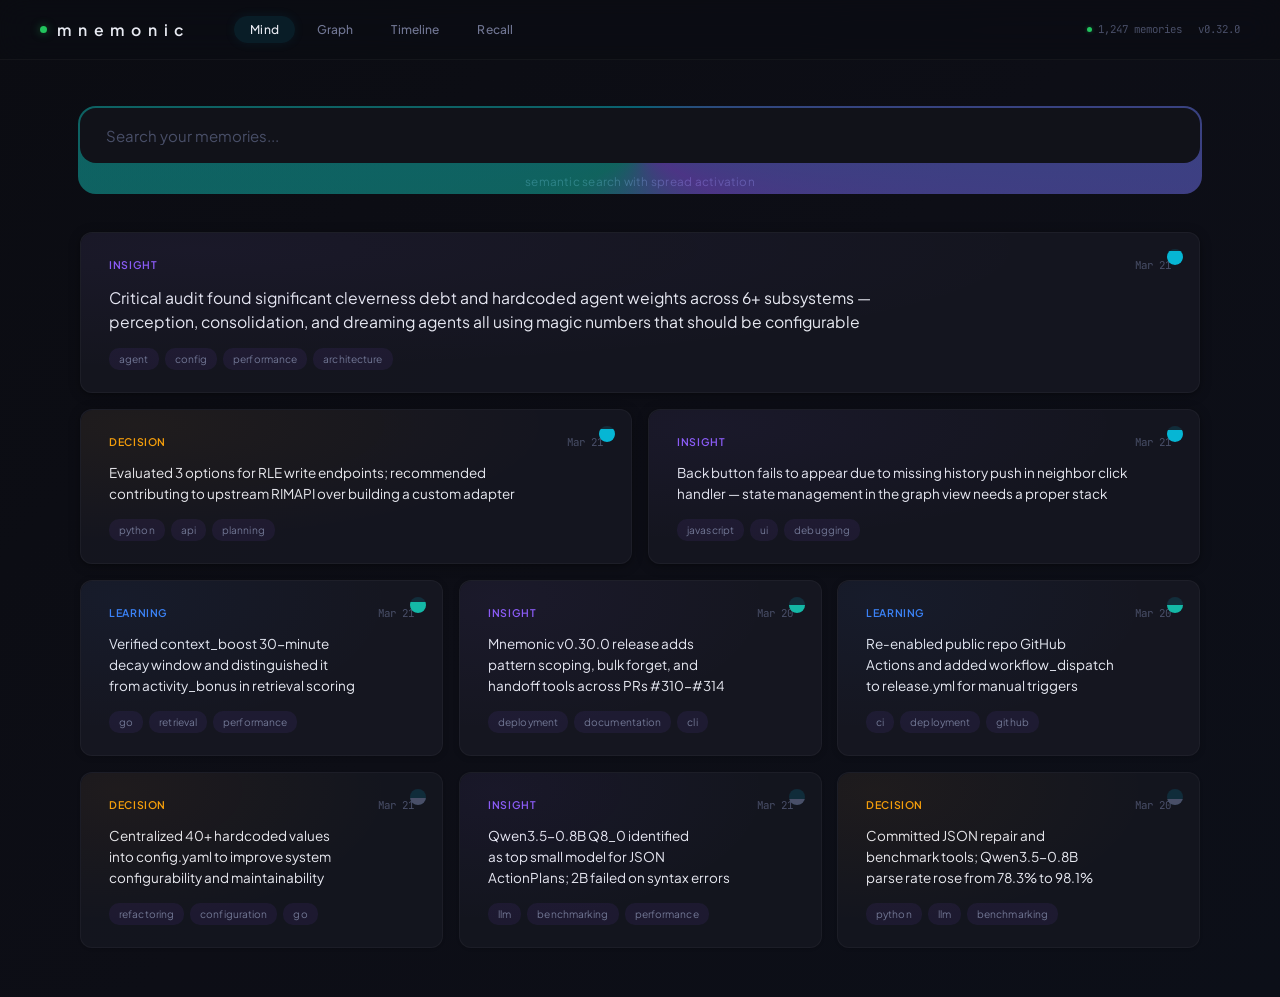
<file: internal/web/mockups/archive/design-c.html>
<!DOCTYPE html>
<html lang="en">
<head>
<meta charset="UTF-8">
<meta name="viewport" content="width=device-width, initial-scale=1.0">
<title>mnemonic — Design C: Kinetic</title>
<link rel="preconnect" href="https://fonts.googleapis.com">
<link href="https://fonts.googleapis.com/css2?family=Plus+Jakarta+Sans:ital,wght@0,300;0,400;0,500;0,600;0,700;1,400&display=swap" rel="stylesheet">
<link href="https://fonts.googleapis.com/css2?family=JetBrains+Mono:wght@400;500&display=swap" rel="stylesheet">
<style>
*, *::before, *::after { box-sizing: border-box; margin: 0; padding: 0; }

:root {
    --bg-primary: #0b0c12;
    --bg-secondary: #111219;
    --bg-tertiary: #181a24;
    --bg-card: #151620;
    --border-color: rgba(255, 255, 255, 0.04);
    --border-glow: rgba(6, 182, 212, 0.3);
    --text-primary: #e8eaf2;
    --text-secondary: #b0b5c8;
    --text-muted: #717794;
    --text-dim: #494f68;
    --accent-cyan: #06b6d4;
    --accent-teal: #14b8a6;
    --accent-violet: #8b5cf6;
    --accent-green: #22c55e;
    --accent-blue: #3b82f6;
    --accent-orange: #f59e0b;
    --accent-red: #ef4444;
    --font-body: 'Plus Jakarta Sans', -apple-system, sans-serif;
    --font-mono: 'JetBrains Mono', 'SF Mono', monospace;
}

html { font-size: 15px; }

body {
    font-family: var(--font-body);
    background: var(--bg-primary);
    color: var(--text-primary);
    line-height: 1.6;
    -webkit-font-smoothing: antialiased;
    min-height: 100vh;
    background-size: 200% 200%;
    animation: gradientShift 30s ease infinite;
    background-image: linear-gradient(
        135deg,
        #0b0c12 0%,
        #0d0e16 25%,
        #0c0f18 50%,
        #0e0c15 75%,
        #0b0c12 100%
    );
}

@keyframes gradientShift {
    0% { background-position: 0% 0%; }
    25% { background-position: 100% 50%; }
    50% { background-position: 50% 100%; }
    75% { background-position: 0% 50%; }
    100% { background-position: 0% 0%; }
}

/* ── Nav ── */
nav {
    display: flex;
    align-items: center;
    padding: 0 40px;
    height: 60px;
    position: sticky;
    top: 0;
    z-index: 100;
    background: rgba(11, 12, 18, 0.75);
    backdrop-filter: blur(15px) saturate(180%);
    -webkit-backdrop-filter: blur(15px) saturate(180%);
    border-bottom: 1px solid var(--border-color);
}

.nav-brand {
    font-weight: 600;
    font-size: 1.05rem;
    color: var(--text-primary);
    letter-spacing: 0.12em;
    margin-right: 48px;
    display: flex;
    align-items: center;
    gap: 10px;
}
.nav-brand-dot {
    width: 7px;
    height: 7px;
    border-radius: 50%;
    background: var(--accent-green);
    box-shadow: 0 0 8px rgba(34, 197, 94, 0.5);
    animation: saliencePulse 3s ease-in-out infinite;
}

.nav-tabs {
    display: flex;
    gap: 6px;
    height: 100%;
    align-items: center;
}
.nav-tab {
    padding: 6px 16px;
    display: flex;
    align-items: center;
    font-size: 0.8rem;
    font-weight: 500;
    color: var(--text-muted);
    text-decoration: none;
    cursor: pointer;
    border: none;
    background: none;
    font-family: var(--font-body);
    border-radius: 20px;
    transition: color 0.2s, background 0.2s, box-shadow 0.2s;
    letter-spacing: 0.01em;
}
.nav-tab:hover {
    color: var(--text-secondary);
    background: rgba(255, 255, 255, 0.03);
}
.nav-tab.active {
    color: var(--text-primary);
    background: rgba(6, 182, 212, 0.1);
    box-shadow: 0 0 12px rgba(6, 182, 212, 0.08);
}
.nav-spacer { flex: 1; }
.nav-meta {
    font-size: 0.72rem;
    color: var(--text-dim);
    font-family: var(--font-mono);
    font-feature-settings: 'tnum' 1, 'zero' 1;
    display: flex;
    gap: 16px;
}
.nav-meta-item {
    display: flex;
    align-items: center;
    gap: 6px;
}
.nav-meta-dot {
    width: 5px;
    height: 5px;
    border-radius: 50%;
    background: var(--accent-green);
    box-shadow: 0 0 4px rgba(34, 197, 94, 0.4);
}

/* ── Pages ── */
.page { display: none; }
.page.active { display: block; }
.page-inner {
    max-width: 1200px;
    margin: 0 auto;
    padding: 48px 40px;
}

/* ── Salience Pulse ── */
@keyframes saliencePulse {
    0%, 100% { box-shadow: 0 0 0 0 rgba(6, 182, 212, 0.4); }
    50% { box-shadow: 0 0 0 3px rgba(6, 182, 212, 0); }
}

/* ── Entry Animations ── */
@keyframes cardReveal {
    from {
        opacity: 0;
        transform: scale(0.97);
        filter: blur(2px);
    }
    to {
        opacity: 1;
        transform: scale(1.0);
        filter: blur(0);
    }
}

.card, .tl-entry, .result-card {
    animation: cardReveal 400ms cubic-bezier(0.16, 1, 0.3, 1) both;
}
.card:nth-child(1), .tl-entry:nth-child(1), .result-card:nth-child(1) { animation-delay: 0ms; }
.card:nth-child(2), .tl-entry:nth-child(2), .result-card:nth-child(2) { animation-delay: 80ms; }
.card:nth-child(3), .tl-entry:nth-child(3), .result-card:nth-child(3) { animation-delay: 160ms; }
.card:nth-child(4), .tl-entry:nth-child(4), .result-card:nth-child(4) { animation-delay: 240ms; }
.card:nth-child(5), .tl-entry:nth-child(5) { animation-delay: 320ms; }
.card:nth-child(6) { animation-delay: 400ms; }
.card:nth-child(7) { animation-delay: 480ms; }
.card:nth-child(8) { animation-delay: 560ms; }

/* ── Search Bar with Animated Border ── */
.search-wrapper {
    position: relative;
    margin-bottom: 40px;
}
.search-wrapper input {
    width: 100%;
    padding: 16px 24px;
    font-size: 1rem;
    font-family: var(--font-body);
    background: var(--bg-secondary);
    color: var(--text-primary);
    border: 2px solid transparent;
    border-radius: 16px;
    outline: none;
    position: relative;
    z-index: 1;
}
.search-wrapper input::placeholder {
    color: var(--text-dim);
}
.search-wrapper input:focus {
    background: var(--bg-tertiary);
}
.search-border-glow {
    position: absolute;
    inset: -2px;
    border-radius: 18px;
    background: conic-gradient(
        from var(--search-angle, 0deg),
        var(--accent-cyan),
        var(--accent-violet),
        var(--accent-teal),
        var(--accent-cyan)
    );
    z-index: 0;
    animation: searchBorderRotate 4s linear infinite;
    opacity: 0.5;
    transition: opacity 0.3s;
}
.search-wrapper:focus-within .search-border-glow {
    opacity: 1;
}
@property --search-angle {
    syntax: '<angle>';
    initial-value: 0deg;
    inherits: false;
}
@keyframes searchBorderRotate {
    to { --search-angle: 360deg; }
}
.search-hint {
    text-align: center;
    color: var(--text-dim);
    font-size: 0.78rem;
    margin-top: 10px;
    letter-spacing: 0.02em;
}

/* ── Cards ── */
.card-grid {
    display: grid;
    gap: 16px;
}
.card-grid--mind {
    grid-template-columns: 1fr;
}

.card {
    background: var(--bg-card);
    border-radius: 12px;
    padding: 24px 28px 22px;
    border: 1px solid var(--border-color);
    cursor: pointer;
    transition: border-color 0.3s ease, box-shadow 0.3s ease, transform 0.2s ease;
    position: relative;
    overflow: hidden;
}

@media (hover: hover) {
    .card:hover {
        border-color: var(--border-glow);
        box-shadow:
            0 4px 16px rgba(6, 182, 212, 0.06),
            0 1px 4px rgba(0, 0, 0, 0.3);
        transform: translateY(-2px);
    }
    .card:active {
        transform: scale(0.98);
    }
}

/* Type accent radial glow */
.card--decision::before { background: radial-gradient(ellipse at 10% 10%, rgba(245, 158, 11, 0.05), transparent 60%); }
.card--insight::before { background: radial-gradient(ellipse at 10% 10%, rgba(139, 92, 246, 0.05), transparent 60%); }
.card--learning::before { background: radial-gradient(ellipse at 10% 10%, rgba(59, 130, 246, 0.05), transparent 60%); }
.card--error::before { background: radial-gradient(ellipse at 10% 10%, rgba(239, 68, 68, 0.05), transparent 60%); }
.card--general::before { background: radial-gradient(ellipse at 10% 10%, rgba(113, 119, 148, 0.04), transparent 60%); }
.card::before {
    content: '';
    position: absolute;
    inset: 0;
    border-radius: 12px;
    pointer-events: none;
}

/* Salience-driven card brightness */
.card--high {
    background: color-mix(in srgb, var(--bg-card) 90%, rgba(255,255,255,0.04));
    box-shadow: 0 2px 12px rgba(0, 0, 0, 0.3), 0 1px 3px rgba(0, 0, 0, 0.2);
}
.card--medium {
    background: var(--bg-card);
    box-shadow: 0 1px 6px rgba(0, 0, 0, 0.2);
}
.card--low {
    background: color-mix(in srgb, var(--bg-card) 92%, rgba(0,0,0,0.1));
    box-shadow: 0 1px 3px rgba(0, 0, 0, 0.15);
    opacity: 0.85;
}

.card-header {
    display: flex;
    align-items: center;
    justify-content: space-between;
    margin-bottom: 12px;
}
.card-type {
    font-size: 0.7rem;
    font-weight: 600;
    text-transform: uppercase;
    letter-spacing: 0.06em;
}
.card-type--decision { color: var(--accent-orange); }
.card-type--insight { color: var(--accent-violet); }
.card-type--learning { color: var(--accent-blue); }
.card-type--error { color: var(--accent-red); }
.card-type--general { color: var(--text-dim); }
.card-date {
    font-size: 0.72rem;
    color: var(--text-dim);
    font-family: var(--font-mono);
    font-feature-settings: 'tnum' 1;
}

/* Salience dot indicator */
.salience-dot {
    width: 16px;
    height: 16px;
    border-radius: 50%;
    position: absolute;
    top: 16px;
    right: 16px;
    background: rgba(6, 182, 212, 0.15);
    overflow: hidden;
    animation: saliencePulse var(--pulse-speed, 4s) ease-in-out infinite;
}
.salience-dot-fill {
    position: absolute;
    bottom: 0;
    left: 0;
    right: 0;
    background: var(--accent-cyan);
    border-radius: 0 0 50% 50%;
    transition: height 0.3s;
}
.salience-dot--high .salience-dot-fill { background: var(--accent-cyan); }
.salience-dot--medium .salience-dot-fill { background: var(--accent-teal); }
.salience-dot--low .salience-dot-fill { background: var(--text-dim); }

.card-summary {
    font-size: 0.9rem;
    color: var(--text-primary);
    line-height: 1.55;
    text-wrap: balance;
    margin-bottom: 14px;
    padding-right: 28px;
}

.card-concepts {
    display: flex;
    flex-wrap: wrap;
    gap: 6px;
}
.card-concepts span {
    font-size: 0.68rem;
    color: var(--text-muted);
    background: color-mix(in srgb, var(--accent-violet) 8%, transparent);
    padding: 3px 10px;
    border-radius: 10px;
    letter-spacing: 0.01em;
}

/* Featured card (full width, highest salience) */
.card--featured {
    grid-column: 1 / -1;
}
.card--featured .card-summary {
    font-size: 1.05rem;
    line-height: 1.5;
}

/* Two-column row */
.card-row--2 {
    display: grid;
    grid-template-columns: 1fr 1fr;
    gap: 16px;
}

/* Three-column row */
.card-row--3 {
    display: grid;
    grid-template-columns: 1fr 1fr 1fr;
    gap: 16px;
}

@media (max-width: 900px) {
    .card-row--3 { grid-template-columns: 1fr 1fr; }
}
@media (max-width: 640px) {
    .card-row--2, .card-row--3 { grid-template-columns: 1fr; }
}

/* ── Ego Graph ── */
.ego-header {
    display: flex;
    align-items: center;
    gap: 16px;
    margin-bottom: 24px;
}
.ego-back {
    background: none;
    border: 1px solid var(--border-color);
    color: var(--text-muted);
    font-family: var(--font-body);
    font-size: 0.8rem;
    padding: 6px 14px;
    border-radius: 20px;
    cursor: pointer;
    transition: border-color 0.2s, color 0.2s;
}
.ego-back:hover {
    border-color: var(--border-glow);
    color: var(--text-secondary);
}
.ego-breadcrumb {
    font-size: 0.78rem;
    color: var(--text-muted);
}
.ego-breadcrumb-current {
    color: var(--text-secondary);
}

.ego-canvas {
    position: relative;
    background: var(--bg-secondary);
    border-radius: 16px;
    height: 520px;
    border: 1px solid var(--border-color);
    overflow: hidden;
}
.ego-canvas::before {
    content: '';
    position: absolute;
    inset: 0;
    background-image:
        radial-gradient(1px 1px at 20% 30%, rgba(6,182,212,0.3), transparent),
        radial-gradient(1px 1px at 40% 70%, rgba(139,92,246,0.2), transparent),
        radial-gradient(1px 1px at 60% 20%, rgba(6,182,212,0.15), transparent),
        radial-gradient(1px 1px at 80% 60%, rgba(139,92,246,0.25), transparent),
        radial-gradient(1px 1px at 10% 80%, rgba(6,182,212,0.2), transparent),
        radial-gradient(1px 1px at 70% 40%, rgba(139,92,246,0.15), transparent),
        radial-gradient(1px 1px at 30% 50%, rgba(6,182,212,0.2), transparent),
        radial-gradient(1px 1px at 90% 10%, rgba(139,92,246,0.3), transparent);
    animation: particleDrift 20s linear infinite;
    pointer-events: none;
}
@keyframes particleDrift {
    0% { transform: translate(0, 0); }
    25% { transform: translate(-10px, 15px); }
    50% { transform: translate(5px, -10px); }
    75% { transform: translate(-5px, 5px); }
    100% { transform: translate(0, 0); }
}
/* Secondary particle layer for depth */
.ego-canvas::after {
    content: '';
    position: absolute;
    inset: 0;
    background-image:
        radial-gradient(1.5px 1.5px at 15% 45%, rgba(6,182,212,0.12), transparent),
        radial-gradient(1.5px 1.5px at 55% 35%, rgba(139,92,246,0.1), transparent),
        radial-gradient(1.5px 1.5px at 75% 75%, rgba(6,182,212,0.08), transparent),
        radial-gradient(1.5px 1.5px at 35% 85%, rgba(139,92,246,0.12), transparent),
        radial-gradient(1.5px 1.5px at 85% 25%, rgba(6,182,212,0.1), transparent);
    animation: particleDrift 32s linear infinite reverse;
    pointer-events: none;
}

.ego-canvas-placeholder {
    position: absolute;
    inset: 0;
    display: flex;
    align-items: center;
    justify-content: center;
    color: var(--text-dim);
    font-size: 0.85rem;
    z-index: 1;
}

.ego-filter {
    position: absolute;
    top: 16px;
    left: 16px;
    z-index: 5;
}
.ego-filter input {
    background: rgba(11, 12, 18, 0.6);
    backdrop-filter: blur(12px);
    border: 1px solid var(--border-color);
    color: var(--text-secondary);
    font-family: var(--font-body);
    font-size: 0.78rem;
    padding: 8px 14px;
    border-radius: 12px;
    outline: none;
    width: 200px;
    transition: border-color 0.2s;
}
.ego-filter input:focus {
    border-color: var(--border-glow);
}
.ego-filter input::placeholder {
    color: var(--text-dim);
}

/* Mock graph nodes */
.ego-node {
    position: absolute;
    border-radius: 50%;
    z-index: 2;
    display: flex;
    align-items: center;
    justify-content: center;
    font-size: 0.6rem;
    font-weight: 600;
    color: var(--text-primary);
    transition: transform 0.2s;
}
.ego-node:hover {
    transform: scale(1.15);
}
.ego-node--center {
    width: 56px;
    height: 56px;
    background: var(--accent-cyan);
    left: calc(50% - 28px);
    top: calc(50% - 28px);
    box-shadow: 0 0 24px rgba(6, 182, 212, 0.3), 0 0 60px rgba(6, 182, 212, 0.1);
    animation: egoNodePulse 3s ease-in-out infinite;
    font-size: 0.65rem;
    letter-spacing: 0.02em;
}
@keyframes egoNodePulse {
    0%, 100% { box-shadow: 0 0 24px rgba(6, 182, 212, 0.3), 0 0 60px rgba(6, 182, 212, 0.1); }
    50% { box-shadow: 0 0 32px rgba(6, 182, 212, 0.45), 0 0 80px rgba(6, 182, 212, 0.15); }
}

.ego-node--neighbor {
    cursor: pointer;
}
/* Bezier edge lines (SVG) */
.ego-edges {
    position: absolute;
    inset: 0;
    z-index: 1;
    pointer-events: none;
}
.ego-edge {
    fill: none;
    stroke-width: 1;
    opacity: 0.3;
}

/* Detail panel — slides up from bottom */
.ego-detail {
    position: absolute;
    bottom: 0;
    left: 0;
    right: 0;
    z-index: 10;
    background: rgba(21, 22, 32, 0.85);
    backdrop-filter: blur(16px);
    -webkit-backdrop-filter: blur(16px);
    border-top: 1px solid var(--border-color);
    padding: 24px 28px;
    border-radius: 0 0 16px 16px;
}
.ego-detail-title {
    font-size: 0.92rem;
    color: var(--text-primary);
    margin-bottom: 14px;
    text-wrap: balance;
    line-height: 1.45;
}
.ego-detail-grid {
    display: grid;
    grid-template-columns: repeat(auto-fit, minmax(120px, 1fr));
    gap: 12px;
}
.ego-detail-row {
    display: flex;
    flex-direction: column;
    gap: 2px;
}
.ego-detail-label {
    font-size: 0.68rem;
    color: var(--text-dim);
    text-transform: uppercase;
    letter-spacing: 0.06em;
}
.ego-detail-value {
    font-size: 0.82rem;
    color: var(--text-secondary);
    font-feature-settings: 'tnum' 1;
}

/* ── Timeline ── */
.timeline-header {
    font-size: 0.78rem;
    font-weight: 600;
    color: var(--text-dim);
    text-transform: uppercase;
    letter-spacing: 0.08em;
    margin-bottom: 32px;
    display: flex;
    align-items: center;
    gap: 10px;
}
.timeline-header-count {
    font-size: 0.72rem;
    color: var(--text-dim);
    font-family: var(--font-mono);
    font-feature-settings: 'tnum' 1;
    background: rgba(255,255,255,0.04);
    padding: 2px 8px;
    border-radius: 8px;
}

.timeline {
    position: relative;
    padding: 0 0 40px;
}
/* Center line */
.timeline::before {
    content: '';
    position: absolute;
    left: 50%;
    top: 0;
    bottom: 0;
    width: 1px;
    background: linear-gradient(to bottom, var(--border-color), rgba(6, 182, 212, 0.1), var(--border-color));
    transform: translateX(-50%);
}

.tl-entry {
    position: relative;
    width: 46%;
    margin-bottom: 28px;
}
.tl-entry:nth-child(odd) {
    margin-left: 4%;
    text-align: right;
}
.tl-entry:nth-child(even) {
    margin-left: 50%;
    padding-left: 4%;
}

/* Dot on center line */
.tl-dot {
    position: absolute;
    width: 10px;
    height: 10px;
    border-radius: 50%;
    top: 14px;
    z-index: 2;
}
.tl-entry:nth-child(odd) .tl-dot {
    right: -5%;
    transform: translateX(50%);
}
.tl-entry:nth-child(even) .tl-dot {
    left: -1%;
    transform: translateX(-50%);
}
.tl-dot--decision { background: var(--accent-orange); box-shadow: 0 0 8px rgba(245, 158, 11, 0.3); }
.tl-dot--insight { background: var(--accent-violet); box-shadow: 0 0 8px rgba(139, 92, 246, 0.3); }
.tl-dot--learning { background: var(--accent-blue); box-shadow: 0 0 8px rgba(59, 130, 246, 0.3); }
.tl-dot--error { background: var(--accent-red); box-shadow: 0 0 8px rgba(239, 68, 68, 0.3); }

.tl-card {
    background: var(--bg-card);
    border-radius: 12px;
    padding: 18px 22px;
    border: 1px solid var(--border-color);
    transition: border-color 0.2s;
    text-align: left;
}
@media (hover: hover) {
    .tl-card:hover {
        border-color: var(--border-glow);
    }
}
.tl-card-header {
    display: flex;
    align-items: center;
    justify-content: space-between;
    margin-bottom: 8px;
}
.tl-card-type {
    font-size: 0.68rem;
    font-weight: 600;
    text-transform: uppercase;
    letter-spacing: 0.06em;
}
.tl-card-time {
    font-size: 0.7rem;
    color: var(--text-dim);
    font-family: var(--font-mono);
    font-feature-settings: 'tnum' 1;
}
.tl-card-summary {
    font-size: 0.85rem;
    color: var(--text-secondary);
    line-height: 1.5;
    text-wrap: balance;
}
.tl-card-meta {
    display: flex;
    gap: 10px;
    margin-top: 10px;
    font-size: 0.68rem;
    color: var(--text-dim);
}
.tl-card-meta span {
    font-family: var(--font-mono);
    font-feature-settings: 'tnum' 1;
}

/* ── Recall ── */
.recall-header {
    display: flex;
    align-items: baseline;
    gap: 12px;
    margin-bottom: 24px;
}
.recall-count {
    font-size: 0.85rem;
    color: var(--text-muted);
}
.recall-time {
    font-size: 0.72rem;
    color: var(--text-dim);
    font-family: var(--font-mono);
    font-feature-settings: 'tnum' 1;
}

.result-list {
    display: flex;
    flex-direction: column;
    gap: 10px;
}

.result-card {
    background: var(--bg-card);
    border-radius: 12px;
    border: 1px solid var(--border-color);
    overflow: hidden;
    cursor: pointer;
    transition: border-color 0.2s;
}
@media (hover: hover) {
    .result-card:hover { border-color: var(--border-glow); }
}

.result-collapsed {
    display: flex;
    align-items: center;
    padding: 16px 22px;
    gap: 16px;
}
.result-score {
    font-family: var(--font-mono);
    font-feature-settings: 'tnum' 1, 'zero' 1;
    font-size: 0.85rem;
    font-weight: 600;
    min-width: 44px;
    text-align: center;
    padding: 4px 0;
    border-radius: 6px;
}
.result-score--high { color: var(--accent-green); background: rgba(34, 197, 94, 0.08); }
.result-score--mid { color: var(--accent-cyan); background: rgba(6, 182, 212, 0.08); }
.result-score--low { color: var(--text-dim); background: rgba(73, 79, 104, 0.1); }

.result-preview {
    font-size: 0.85rem;
    color: var(--text-secondary);
    flex: 1;
    white-space: nowrap;
    overflow: hidden;
    text-overflow: ellipsis;
}
.result-type-badge {
    font-size: 0.65rem;
    font-weight: 600;
    text-transform: uppercase;
    letter-spacing: 0.06em;
    padding: 3px 10px;
    border-radius: 10px;
    flex-shrink: 0;
}
.result-type-badge--insight { color: var(--accent-violet); background: rgba(139, 92, 246, 0.1); }
.result-type-badge--decision { color: var(--accent-orange); background: rgba(245, 158, 11, 0.1); }
.result-type-badge--learning { color: var(--accent-blue); background: rgba(59, 130, 246, 0.1); }
.result-type-badge--error { color: var(--accent-red); background: rgba(239, 68, 68, 0.1); }

.result-expand-icon {
    color: var(--text-dim);
    font-size: 0.8rem;
    transition: transform 0.2s;
    flex-shrink: 0;
}
.result-card.expanded .result-expand-icon {
    transform: rotate(180deg);
}

.result-expanded {
    display: none;
    padding: 0 22px 18px;
    border-top: 1px solid var(--border-color);
    margin-top: 0;
}
.result-card.expanded .result-expanded {
    display: block;
    padding-top: 16px;
}
.result-full-summary {
    font-size: 0.88rem;
    color: var(--text-primary);
    line-height: 1.55;
    text-wrap: balance;
    margin-bottom: 12px;
}
.result-meta-grid {
    display: flex;
    gap: 20px;
    font-size: 0.72rem;
}
.result-meta-item {
    display: flex;
    flex-direction: column;
    gap: 2px;
}
.result-meta-label {
    color: var(--text-dim);
    text-transform: uppercase;
    letter-spacing: 0.06em;
    font-size: 0.65rem;
}
.result-meta-value {
    color: var(--text-muted);
    font-family: var(--font-mono);
    font-feature-settings: 'tnum' 1;
}
.result-concepts {
    display: flex;
    gap: 6px;
    margin-top: 10px;
}
.result-concepts span {
    font-size: 0.65rem;
    color: var(--text-muted);
    background: color-mix(in srgb, var(--accent-violet) 8%, transparent);
    padding: 2px 8px;
    border-radius: 8px;
}

/* ── Headings ── */
h1 {
    font-size: 1.6rem;
    font-weight: 700;
    letter-spacing: -0.03em;
    color: var(--text-primary);
    margin-bottom: 4px;
}
h1 + .subtitle {
    font-size: 0.82rem;
    color: var(--text-dim);
    margin-bottom: 32px;
}
</style>
</head>
<body>

<nav>
    <div class="nav-brand">
        <span class="nav-brand-dot"></span>
        m n e m o n i c
    </div>
    <div class="nav-tabs">
        <button class="nav-tab active" onclick="showPage('mind', this)">Mind</button>
        <button class="nav-tab" onclick="showPage('ego', this)">Graph</button>
        <button class="nav-tab" onclick="showPage('timeline', this)">Timeline</button>
        <button class="nav-tab" onclick="showPage('recall', this)">Recall</button>
    </div>
    <div class="nav-spacer"></div>
    <div class="nav-meta">
        <div class="nav-meta-item">
            <span class="nav-meta-dot"></span>
            <span>1,247 memories</span>
        </div>
        <div class="nav-meta-item">
            <span>v0.32.0</span>
        </div>
    </div>
</nav>

<!-- ═══ MIND LANDING ═══ -->
<div class="page active" id="page-mind">
    <div class="page-inner">
        <div class="search-wrapper">
            <div class="search-border-glow"></div>
            <input type="text" placeholder="Search your memories...">
            <div class="search-hint">semantic search with spread activation</div>
        </div>

        <!-- Featured card: highest salience (85%) - full width -->
        <div style="margin-bottom: 16px;">
            <div class="card card--insight card--high card--featured" style="--pulse-speed: 2.2s;">
                <div class="salience-dot salience-dot--high" style="--pulse-speed: 2.2s;">
                    <div class="salience-dot-fill" style="height: 85%;"></div>
                </div>
                <div class="card-header">
                    <span class="card-type card-type--insight">insight</span>
                    <span class="card-date">Mar 21</span>
                </div>
                <div class="card-summary">Critical audit found significant cleverness debt and hardcoded agent weights across 6+ subsystems — perception, consolidation, and dreaming agents all using magic numbers that should be configurable</div>
                <div class="card-concepts">
                    <span>agent</span><span>config</span><span>performance</span><span>architecture</span>
                </div>
            </div>
        </div>

        <!-- 2-column row: next highest salience (79%, 76%) -->
        <div class="card-row--2" style="margin-bottom: 16px;">
            <div class="card card--decision card--high" style="--pulse-speed: 2.4s; animation-delay: 80ms;">
                <div class="salience-dot salience-dot--high" style="--pulse-speed: 2.4s;">
                    <div class="salience-dot-fill" style="height: 79%;"></div>
                </div>
                <div class="card-header">
                    <span class="card-type card-type--decision">decision</span>
                    <span class="card-date">Mar 21</span>
                </div>
                <div class="card-summary">Evaluated 3 options for RLE write endpoints; recommended contributing to upstream RIMAPI over building a custom adapter</div>
                <div class="card-concepts">
                    <span>python</span><span>api</span><span>planning</span>
                </div>
            </div>
            <div class="card card--insight card--high" style="--pulse-speed: 2.5s; animation-delay: 160ms;">
                <div class="salience-dot salience-dot--high" style="--pulse-speed: 2.5s;">
                    <div class="salience-dot-fill" style="height: 76%;"></div>
                </div>
                <div class="card-header">
                    <span class="card-type card-type--insight">insight</span>
                    <span class="card-date">Mar 21</span>
                </div>
                <div class="card-summary">Back button fails to appear due to missing history push in neighbor click handler — state management in the graph view needs a proper stack</div>
                <div class="card-concepts">
                    <span>javascript</span><span>ui</span><span>debugging</span>
                </div>
            </div>
        </div>

        <!-- 3-column row: medium salience (66%, 52%, 51%) -->
        <div class="card-row--3" style="margin-bottom: 16px;">
            <div class="card card--learning card--medium" style="--pulse-speed: 3.5s; animation-delay: 240ms;">
                <div class="salience-dot salience-dot--medium" style="--pulse-speed: 3.5s;">
                    <div class="salience-dot-fill" style="height: 66%;"></div>
                </div>
                <div class="card-header">
                    <span class="card-type card-type--learning">learning</span>
                    <span class="card-date">Mar 21</span>
                </div>
                <div class="card-summary">Verified context_boost 30-minute decay window and distinguished it from activity_bonus in retrieval scoring</div>
                <div class="card-concepts">
                    <span>go</span><span>retrieval</span><span>performance</span>
                </div>
            </div>
            <div class="card card--insight card--medium" style="--pulse-speed: 4s; animation-delay: 320ms;">
                <div class="salience-dot salience-dot--medium" style="--pulse-speed: 4s;">
                    <div class="salience-dot-fill" style="height: 52%;"></div>
                </div>
                <div class="card-header">
                    <span class="card-type card-type--insight">insight</span>
                    <span class="card-date">Mar 20</span>
                </div>
                <div class="card-summary">Mnemonic v0.30.0 release adds pattern scoping, bulk forget, and handoff tools across PRs #310-#314</div>
                <div class="card-concepts">
                    <span>deployment</span><span>documentation</span><span>cli</span>
                </div>
            </div>
            <div class="card card--learning card--medium" style="--pulse-speed: 4s; animation-delay: 400ms;">
                <div class="salience-dot salience-dot--medium" style="--pulse-speed: 4s;">
                    <div class="salience-dot-fill" style="height: 51%;"></div>
                </div>
                <div class="card-header">
                    <span class="card-type card-type--learning">learning</span>
                    <span class="card-date">Mar 20</span>
                </div>
                <div class="card-summary">Re-enabled public repo GitHub Actions and added workflow_dispatch to release.yml for manual triggers</div>
                <div class="card-concepts">
                    <span>ci</span><span>deployment</span><span>github</span>
                </div>
            </div>
        </div>

        <!-- 3-column row: lower salience (44%, 39%, 38%) -->
        <div class="card-row--3">
            <div class="card card--decision card--low" style="--pulse-speed: 5.5s; animation-delay: 480ms;">
                <div class="salience-dot salience-dot--low" style="--pulse-speed: 5.5s;">
                    <div class="salience-dot-fill" style="height: 44%;"></div>
                </div>
                <div class="card-header">
                    <span class="card-type card-type--decision">decision</span>
                    <span class="card-date">Mar 21</span>
                </div>
                <div class="card-summary">Centralized 40+ hardcoded values into config.yaml to improve system configurability and maintainability</div>
                <div class="card-concepts">
                    <span>refactoring</span><span>configuration</span><span>go</span>
                </div>
            </div>
            <div class="card card--insight card--low" style="--pulse-speed: 6s; animation-delay: 560ms;">
                <div class="salience-dot salience-dot--low" style="--pulse-speed: 6s;">
                    <div class="salience-dot-fill" style="height: 39%;"></div>
                </div>
                <div class="card-header">
                    <span class="card-type card-type--insight">insight</span>
                    <span class="card-date">Mar 21</span>
                </div>
                <div class="card-summary">Qwen3.5-0.8B Q8_0 identified as top small model for JSON ActionPlans; 2B failed on syntax errors</div>
                <div class="card-concepts">
                    <span>llm</span><span>benchmarking</span><span>performance</span>
                </div>
            </div>
            <div class="card card--decision card--low" style="--pulse-speed: 6s; animation-delay: 640ms;">
                <div class="salience-dot salience-dot--low" style="--pulse-speed: 6s;">
                    <div class="salience-dot-fill" style="height: 38%;"></div>
                </div>
                <div class="card-header">
                    <span class="card-type card-type--decision">decision</span>
                    <span class="card-date">Mar 20</span>
                </div>
                <div class="card-summary">Committed JSON repair and benchmark tools; Qwen3.5-0.8B parse rate rose from 78.3% to 98.1%</div>
                <div class="card-concepts">
                    <span>python</span><span>llm</span><span>benchmarking</span>
                </div>
            </div>
        </div>
    </div>
</div>

<!-- ═══ EGO GRAPH ═══ -->
<div class="page" id="page-ego">
    <div class="page-inner" style="max-width: 1300px;">
        <div class="ego-header">
            <button class="ego-back">&larr; Back</button>
            <div class="ego-breadcrumb">
                <span style="cursor:pointer;color:var(--accent-cyan)">cleverness debt audit</span>
                <span style="margin: 0 8px; color: var(--text-dim)">/</span>
                <span class="ego-breadcrumb-current">Centralized 40+ hardcoded values...</span>
            </div>
        </div>
        <div class="ego-canvas">
            <div class="ego-filter">
                <input type="text" placeholder="Filter neighbors...">
            </div>

            <!-- SVG edges (bezier curves) -->
            <svg class="ego-edges" viewBox="0 0 1000 520" preserveAspectRatio="none">
                <path class="ego-edge" d="M500,260 C420,200 320,190 280,170" stroke="var(--accent-orange)" stroke-width="1.5"/>
                <path class="ego-edge" d="M500,260 C540,200 620,180 680,160" stroke="var(--accent-violet)" stroke-width="1.2"/>
                <path class="ego-edge" d="M500,260 C450,300 360,340 300,360" stroke="var(--accent-blue)" stroke-width="1"/>
                <path class="ego-edge" d="M500,260 C560,310 650,350 720,370" stroke="var(--accent-violet)" stroke-width="1.3"/>
                <path class="ego-edge" d="M500,260 C480,180 430,120 380,90" stroke="var(--accent-cyan)" stroke-width="0.8"/>
                <path class="ego-edge" d="M500,260 C530,180 600,120 660,80" stroke="var(--accent-orange)" stroke-width="1"/>
                <path class="ego-edge" d="M500,260 C440,280 350,270 250,260" stroke="var(--accent-red)" stroke-width="0.9"/>
                <path class="ego-edge" d="M500,260 C520,320 540,400 560,430" stroke="var(--accent-blue)" stroke-width="1.1"/>
            </svg>

            <!-- Center ego node -->
            <div class="ego-node ego-node--center">ego</div>

            <!-- Neighbor nodes -->
            <div class="ego-node ego-node--neighbor" style="width:38px;height:38px;background:var(--accent-orange);left:262px;top:151px;opacity:0.85;box-shadow:0 0 12px rgba(245,158,11,0.25);">
                <span style="font-size:0.5rem"></span>
            </div>
            <div class="ego-node ego-node--neighbor" style="width:34px;height:34px;background:var(--accent-violet);left:663px;top:143px;opacity:0.8;box-shadow:0 0 10px rgba(139,92,246,0.25);">
                <span style="font-size:0.5rem"></span>
            </div>
            <div class="ego-node ego-node--neighbor" style="width:30px;height:30px;background:var(--accent-blue);left:285px;top:345px;opacity:0.75;box-shadow:0 0 8px rgba(59,130,246,0.25);">
                <span style="font-size:0.5rem"></span>
            </div>
            <div class="ego-node ego-node--neighbor" style="width:36px;height:36px;background:var(--accent-violet);left:702px;top:352px;opacity:0.82;box-shadow:0 0 10px rgba(139,92,246,0.25);">
                <span style="font-size:0.5rem"></span>
            </div>
            <div class="ego-node ego-node--neighbor" style="width:24px;height:24px;background:var(--accent-cyan);left:368px;top:78px;opacity:0.65;box-shadow:0 0 6px rgba(6,182,212,0.2);">
                <span style="font-size:0.5rem"></span>
            </div>
            <div class="ego-node ego-node--neighbor" style="width:28px;height:28px;background:var(--accent-orange);left:646px;top:66px;opacity:0.7;box-shadow:0 0 8px rgba(245,158,11,0.2);">
                <span style="font-size:0.5rem"></span>
            </div>
            <div class="ego-node ego-node--neighbor" style="width:22px;height:22px;background:var(--accent-red);left:239px;top:249px;opacity:0.6;box-shadow:0 0 6px rgba(239,68,68,0.2);">
                <span style="font-size:0.5rem"></span>
            </div>
            <div class="ego-node ego-node--neighbor" style="width:26px;height:26px;background:var(--accent-blue);left:544px;top:417px;opacity:0.68;box-shadow:0 0 6px rgba(59,130,246,0.2);">
                <span style="font-size:0.5rem"></span>
            </div>

            <!-- Detail panel (slides up from bottom) -->
            <div class="ego-detail">
                <div class="ego-detail-title">Centralized 40+ hardcoded values into config.yaml to improve system configurability and maintainability</div>
                <div class="ego-detail-grid">
                    <div class="ego-detail-row">
                        <span class="ego-detail-label">Type</span>
                        <span class="ego-detail-value" style="color: var(--accent-orange);">decision</span>
                    </div>
                    <div class="ego-detail-row">
                        <span class="ego-detail-label">Salience</span>
                        <span class="ego-detail-value">0.44</span>
                    </div>
                    <div class="ego-detail-row">
                        <span class="ego-detail-label">Source</span>
                        <span class="ego-detail-value">mcp</span>
                    </div>
                    <div class="ego-detail-row">
                        <span class="ego-detail-label">Connections</span>
                        <span class="ego-detail-value">15</span>
                    </div>
                    <div class="ego-detail-row">
                        <span class="ego-detail-label">Created</span>
                        <span class="ego-detail-value">Mar 21, 2026</span>
                    </div>
                    <div class="ego-detail-row">
                        <span class="ego-detail-label">Concepts</span>
                        <span class="ego-detail-value">refactoring, config, go</span>
                    </div>
                </div>
            </div>
        </div>
    </div>
</div>

<!-- ═══ TIMELINE ═══ -->
<div class="page" id="page-timeline">
    <div class="page-inner">
        <div class="timeline-header">
            Today
            <span class="timeline-header-count">8 memories</span>
        </div>

        <div class="timeline">
            <!-- Entry 1 (left) -->
            <div class="tl-entry">
                <div class="tl-dot tl-dot--insight"></div>
                <div class="tl-card">
                    <div class="tl-card-header">
                        <span class="tl-card-type card-type--insight">insight</span>
                        <span class="tl-card-time">10:05 AM</span>
                    </div>
                    <div class="tl-card-summary">Critical audit found significant cleverness debt and hardcoded agent weights across 6+ subsystems</div>
                    <div class="tl-card-meta">
                        <span>mcp</span>
                        <span>85%</span>
                        <span>agent &middot; config &middot; performance</span>
                    </div>
                </div>
            </div>

            <!-- Entry 2 (right) -->
            <div class="tl-entry">
                <div class="tl-dot tl-dot--decision"></div>
                <div class="tl-card">
                    <div class="tl-card-header">
                        <span class="tl-card-type card-type--decision">decision</span>
                        <span class="tl-card-time">9:42 AM</span>
                    </div>
                    <div class="tl-card-summary">Evaluated 3 options for RLE write endpoints; recommended contributing to upstream RIMAPI</div>
                    <div class="tl-card-meta">
                        <span>mcp</span>
                        <span>79%</span>
                        <span>python &middot; api &middot; planning</span>
                    </div>
                </div>
            </div>

            <!-- Entry 3 (left) -->
            <div class="tl-entry">
                <div class="tl-dot tl-dot--insight"></div>
                <div class="tl-card">
                    <div class="tl-card-header">
                        <span class="tl-card-type card-type--insight">insight</span>
                        <span class="tl-card-time">9:18 AM</span>
                    </div>
                    <div class="tl-card-summary">Back button fails to appear due to missing history push in neighbor click handler</div>
                    <div class="tl-card-meta">
                        <span>mcp</span>
                        <span>76%</span>
                        <span>javascript &middot; ui &middot; debugging</span>
                    </div>
                </div>
            </div>

            <!-- Entry 4 (right) -->
            <div class="tl-entry">
                <div class="tl-dot tl-dot--learning"></div>
                <div class="tl-card">
                    <div class="tl-card-header">
                        <span class="tl-card-type card-type--learning">learning</span>
                        <span class="tl-card-time">8:55 AM</span>
                    </div>
                    <div class="tl-card-summary">Verified context_boost 30-minute decay window and distinguished it from activity_bonus in retrieval scoring</div>
                    <div class="tl-card-meta">
                        <span>mcp</span>
                        <span>66%</span>
                        <span>go &middot; retrieval &middot; performance</span>
                    </div>
                </div>
            </div>

            <!-- Entry 5 (left) -->
            <div class="tl-entry">
                <div class="tl-dot tl-dot--insight"></div>
                <div class="tl-card">
                    <div class="tl-card-header">
                        <span class="tl-card-type card-type--insight">insight</span>
                        <span class="tl-card-time">8:31 AM</span>
                    </div>
                    <div class="tl-card-summary">Mnemonic v0.30.0 release adds pattern scoping, bulk forget, and handoff tools across PRs #310-#314</div>
                    <div class="tl-card-meta">
                        <span>mcp</span>
                        <span>52%</span>
                        <span>deployment &middot; documentation &middot; cli</span>
                    </div>
                </div>
            </div>

            <!-- Entry 6 (right) -->
            <div class="tl-entry">
                <div class="tl-dot tl-dot--learning"></div>
                <div class="tl-card">
                    <div class="tl-card-header">
                        <span class="tl-card-type card-type--learning">learning</span>
                        <span class="tl-card-time">8:12 AM</span>
                    </div>
                    <div class="tl-card-summary">Re-enabled public repo GitHub Actions and added workflow_dispatch to release.yml for manual triggers</div>
                    <div class="tl-card-meta">
                        <span>mcp</span>
                        <span>51%</span>
                        <span>ci &middot; deployment &middot; github</span>
                    </div>
                </div>
            </div>

            <!-- Entry 7 (left) -->
            <div class="tl-entry">
                <div class="tl-dot tl-dot--decision"></div>
                <div class="tl-card">
                    <div class="tl-card-header">
                        <span class="tl-card-type card-type--decision">decision</span>
                        <span class="tl-card-time">7:48 AM</span>
                    </div>
                    <div class="tl-card-summary">Centralized 40+ hardcoded values into config.yaml to improve system configurability and maintainability</div>
                    <div class="tl-card-meta">
                        <span>mcp</span>
                        <span>44%</span>
                        <span>refactoring &middot; configuration &middot; go</span>
                    </div>
                </div>
            </div>

            <!-- Entry 8 (right) -->
            <div class="tl-entry">
                <div class="tl-dot tl-dot--decision"></div>
                <div class="tl-card">
                    <div class="tl-card-header">
                        <span class="tl-card-type card-type--decision">decision</span>
                        <span class="tl-card-time">7:20 AM</span>
                    </div>
                    <div class="tl-card-summary">Committed JSON repair and benchmark tools; Qwen3.5-0.8B parse rate rose from 78.3% to 98.1%</div>
                    <div class="tl-card-meta">
                        <span>mcp</span>
                        <span>38%</span>
                        <span>python &middot; llm &middot; benchmarking</span>
                    </div>
                </div>
            </div>
        </div>
    </div>
</div>

<!-- ═══ RECALL ═══ -->
<div class="page" id="page-recall">
    <div class="page-inner">
        <div class="search-wrapper" style="margin-bottom: 28px;">
            <div class="search-border-glow"></div>
            <input type="text" value="hardcoded agent weights" placeholder="What do you remember about...">
        </div>

        <div class="recall-header">
            <span class="recall-count">4 results</span>
            <span class="recall-time">12ms</span>
        </div>

        <div class="result-list">
            <div class="result-card expanded">
                <div class="result-collapsed" onclick="toggleResult(this)">
                    <div class="result-score result-score--high">0.92</div>
                    <div class="result-preview">Critical audit found significant cleverness debt and hardcoded agent weights across 6+ subsystems</div>
                    <span class="result-type-badge result-type-badge--insight">insight</span>
                    <span class="result-expand-icon">&#x25BC;</span>
                </div>
                <div class="result-expanded">
                    <div class="result-full-summary">Critical audit found significant cleverness debt and hardcoded agent weights across 6+ subsystems — perception, consolidation, and dreaming agents all using magic numbers that should be configurable</div>
                    <div class="result-meta-grid">
                        <div class="result-meta-item">
                            <span class="result-meta-label">Salience</span>
                            <span class="result-meta-value">85%</span>
                        </div>
                        <div class="result-meta-item">
                            <span class="result-meta-label">Source</span>
                            <span class="result-meta-value">mcp</span>
                        </div>
                        <div class="result-meta-item">
                            <span class="result-meta-label">Created</span>
                            <span class="result-meta-value">Mar 21, 2026</span>
                        </div>
                        <div class="result-meta-item">
                            <span class="result-meta-label">Associations</span>
                            <span class="result-meta-value">12</span>
                        </div>
                    </div>
                    <div class="result-concepts">
                        <span>agent</span><span>config</span><span>performance</span><span>architecture</span>
                    </div>
                </div>
            </div>

            <div class="result-card">
                <div class="result-collapsed" onclick="toggleResult(this)">
                    <div class="result-score result-score--high">0.78</div>
                    <div class="result-preview">Centralized 40+ hardcoded values into config.yaml to improve system configurability and maintainability</div>
                    <span class="result-type-badge result-type-badge--decision">decision</span>
                    <span class="result-expand-icon">&#x25BC;</span>
                </div>
                <div class="result-expanded">
                    <div class="result-full-summary">Centralized 40+ hardcoded values into config.yaml to improve system configurability and maintainability</div>
                    <div class="result-meta-grid">
                        <div class="result-meta-item">
                            <span class="result-meta-label">Salience</span>
                            <span class="result-meta-value">44%</span>
                        </div>
                        <div class="result-meta-item">
                            <span class="result-meta-label">Source</span>
                            <span class="result-meta-value">mcp</span>
                        </div>
                        <div class="result-meta-item">
                            <span class="result-meta-label">Created</span>
                            <span class="result-meta-value">Mar 21, 2026</span>
                        </div>
                        <div class="result-meta-item">
                            <span class="result-meta-label">Associations</span>
                            <span class="result-meta-value">15</span>
                        </div>
                    </div>
                    <div class="result-concepts">
                        <span>refactoring</span><span>configuration</span><span>go</span>
                    </div>
                </div>
            </div>

            <div class="result-card">
                <div class="result-collapsed" onclick="toggleResult(this)">
                    <div class="result-score result-score--mid">0.61</div>
                    <div class="result-preview">Verified context_boost 30-minute decay window and distinguished it from activity_bonus in retrieval scoring</div>
                    <span class="result-type-badge result-type-badge--learning">learning</span>
                    <span class="result-expand-icon">&#x25BC;</span>
                </div>
                <div class="result-expanded">
                    <div class="result-full-summary">Verified context_boost 30-minute decay window and distinguished it from activity_bonus in retrieval scoring</div>
                    <div class="result-meta-grid">
                        <div class="result-meta-item">
                            <span class="result-meta-label">Salience</span>
                            <span class="result-meta-value">66%</span>
                        </div>
                        <div class="result-meta-item">
                            <span class="result-meta-label">Source</span>
                            <span class="result-meta-value">mcp</span>
                        </div>
                        <div class="result-meta-item">
                            <span class="result-meta-label">Created</span>
                            <span class="result-meta-value">Mar 21, 2026</span>
                        </div>
                        <div class="result-meta-item">
                            <span class="result-meta-label">Associations</span>
                            <span class="result-meta-value">8</span>
                        </div>
                    </div>
                    <div class="result-concepts">
                        <span>go</span><span>retrieval</span><span>performance</span>
                    </div>
                </div>
            </div>

            <div class="result-card">
                <div class="result-collapsed" onclick="toggleResult(this)">
                    <div class="result-score result-score--low">0.43</div>
                    <div class="result-preview">Qwen3.5-0.8B Q8_0 identified as top small model for JSON ActionPlans; 2B failed on syntax errors</div>
                    <span class="result-type-badge result-type-badge--insight">insight</span>
                    <span class="result-expand-icon">&#x25BC;</span>
                </div>
                <div class="result-expanded">
                    <div class="result-full-summary">Qwen3.5-0.8B Q8_0 identified as top small model for JSON ActionPlans; 2B failed on syntax errors</div>
                    <div class="result-meta-grid">
                        <div class="result-meta-item">
                            <span class="result-meta-label">Salience</span>
                            <span class="result-meta-value">39%</span>
                        </div>
                        <div class="result-meta-item">
                            <span class="result-meta-label">Source</span>
                            <span class="result-meta-value">mcp</span>
                        </div>
                        <div class="result-meta-item">
                            <span class="result-meta-label">Created</span>
                            <span class="result-meta-value">Mar 21, 2026</span>
                        </div>
                        <div class="result-meta-item">
                            <span class="result-meta-label">Associations</span>
                            <span class="result-meta-value">5</span>
                        </div>
                    </div>
                    <div class="result-concepts">
                        <span>llm</span><span>benchmarking</span><span>performance</span>
                    </div>
                </div>
            </div>
        </div>
    </div>
</div>

<script>
function showPage(name, btn) {
    // Use View Transitions API if available
    const doSwitch = () => {
        document.querySelectorAll('.page').forEach(p => p.classList.remove('active'));
        document.querySelectorAll('.nav-tab').forEach(t => t.classList.remove('active'));
        document.getElementById('page-' + name).classList.add('active');
        btn.classList.add('active');
        // Re-trigger entry animations
        const page = document.getElementById('page-' + name);
        page.querySelectorAll('.card, .tl-entry, .result-card').forEach(el => {
            el.style.animation = 'none';
            el.offsetHeight; // force reflow
            el.style.animation = '';
        });
    };

    if (document.startViewTransition) {
        document.startViewTransition(doSwitch);
    } else {
        doSwitch();
    }
}

function toggleResult(collapsed) {
    const card = collapsed.closest('.result-card');
    card.classList.toggle('expanded');
}
</script>
</body>
</html>
</file>
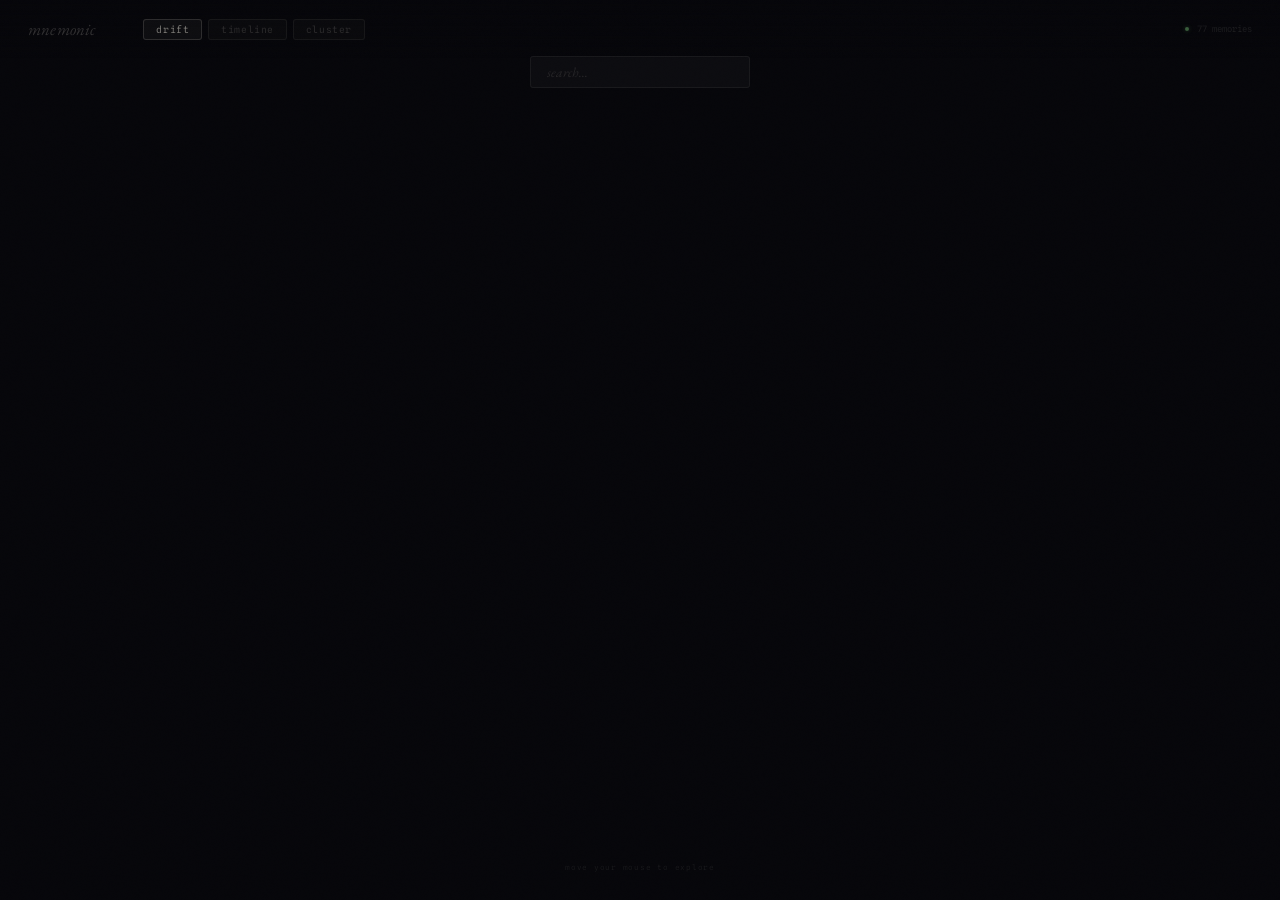
<file: internal/web/mockups/archive/design-drift.html>
<!DOCTYPE html>
<html lang="en">
<head>
<meta charset="UTF-8">
<meta name="viewport" content="width=device-width, initial-scale=1.0">
<title>mnemonic</title>
<script src="https://d3js.org/d3.v7.min.js"></script>
<link href="https://fonts.googleapis.com/css2?family=EB+Garamond:ital,wght@0,400;0,500;0,600;1,400&family=Spline+Sans+Mono:wght@300;400;500&display=swap" rel="stylesheet">
<style>
*, *::before, *::after { box-sizing: border-box; margin: 0; padding: 0; }

html, body {
  height: 100%;
  overflow: hidden;
  background: #06060a;
  font-family: 'Spline Sans Mono', monospace;
  -webkit-font-smoothing: antialiased;
}

/* grain overlay */
body::after {
  content: '';
  position: fixed;
  inset: 0;
  z-index: 9999;
  pointer-events: none;
  opacity: 0.025;
  mix-blend-mode: overlay;
  background-image: url("data:image/svg+xml,%3Csvg viewBox='0 0 200 200' xmlns='http://www.w3.org/2000/svg'%3E%3Cfilter id='g'%3E%3CfeTurbulence type='fractalNoise' baseFrequency='0.9' numOctaves='4' stitchTiles='stitch'/%3E%3C/filter%3E%3Crect width='200' height='200' filter='url(%23g)'/%3E%3C/svg%3E");
  background-size: 128px;
}

svg { display: block; }

/* navigation - floating, minimal */
.chrome {
  position: fixed;
  top: 0; left: 0; right: 0;
  display: flex;
  align-items: center;
  padding: 18px 28px;
  z-index: 100;
  pointer-events: none;
  background: linear-gradient(to bottom, rgba(6,6,10,0.9) 0%, rgba(6,6,10,0) 100%);
}
.chrome > * { pointer-events: auto; }
.brand {
  font-family: 'EB Garamond', serif;
  font-style: italic;
  font-size: 1.05rem;
  color: rgba(220, 215, 206, 0.2);
  letter-spacing: 0.01em;
  margin-right: 48px;
  user-select: none;
}
.modes { display: flex; gap: 6px; }
.mode {
  font-size: 0.6rem;
  font-weight: 400;
  color: rgba(220, 215, 206, 0.15);
  cursor: pointer;
  border: 1px solid rgba(220, 215, 206, 0.06);
  background: rgba(220, 215, 206, 0.02);
  font-family: 'Spline Sans Mono', monospace;
  letter-spacing: 0.06em;
  padding: 4px 12px;
  border-radius: 3px;
  transition: all 0.4s;
  user-select: none;
}
.mode:hover { color: rgba(220, 215, 206, 0.35); border-color: rgba(220, 215, 206, 0.12); }
.mode.active {
  color: rgba(220, 215, 206, 0.5);
  border-color: rgba(220, 215, 206, 0.15);
  background: rgba(220, 215, 206, 0.04);
}
.status {
  margin-left: auto;
  font-size: 0.55rem;
  color: rgba(220, 215, 206, 0.1);
  font-feature-settings: 'tnum' 1;
  display: flex;
  align-items: center;
  gap: 8px;
}
.pulse {
  width: 4px; height: 4px;
  border-radius: 50%;
  background: rgba(110, 180, 110, 0.5);
  box-shadow: 0 0 4px rgba(110, 180, 110, 0.3);
}

/* search */
.search-wrap {
  position: fixed;
  top: 56px;
  left: 50%;
  transform: translateX(-50%);
  z-index: 100;
  pointer-events: auto;
}
.search-input {
  background: rgba(220, 215, 206, 0.03);
  border: 1px solid rgba(220, 215, 206, 0.06);
  border-radius: 3px;
  color: rgba(220, 215, 206, 0.6);
  font-family: 'EB Garamond', serif;
  font-style: italic;
  font-size: 0.85rem;
  padding: 6px 16px;
  width: 220px;
  outline: none;
  transition: all 0.4s;
}
.search-input::placeholder { color: rgba(220, 215, 206, 0.12); }
.search-input:focus {
  width: 320px;
  background: rgba(220, 215, 206, 0.05);
  border-color: rgba(220, 215, 206, 0.12);
  color: rgba(220, 215, 206, 0.8);
}

/* detail panel — emerges when a memory is clicked */
.detail {
  position: fixed;
  bottom: 28px;
  left: 28px;
  z-index: 100;
  max-width: 380px;
  opacity: 0;
  transform: translateY(12px);
  transition: opacity 0.5s, transform 0.5s;
  pointer-events: none;
}
.detail.visible {
  opacity: 1;
  transform: translateY(0);
  pointer-events: auto;
}
.detail-type {
  font-size: 0.5rem;
  font-weight: 500;
  letter-spacing: 0.1em;
  text-transform: uppercase;
  margin-bottom: 6px;
}
.detail-text {
  font-family: 'EB Garamond', serif;
  font-size: 1.15rem;
  line-height: 1.5;
  color: rgba(220, 215, 206, 0.85);
  margin-bottom: 12px;
  text-wrap: balance;
}
.detail-meta {
  font-size: 0.55rem;
  color: rgba(220, 215, 206, 0.2);
  font-feature-settings: 'tnum' 1;
  display: flex;
  gap: 16px;
}
.detail-meta-item {
  display: flex;
  flex-direction: column;
  gap: 1px;
}
.detail-meta-label {
  font-size: 0.42rem;
  letter-spacing: 0.12em;
  text-transform: uppercase;
  opacity: 0.5;
}
.detail-close {
  position: absolute;
  top: 0; right: 0;
  font-size: 0.6rem;
  color: rgba(220, 215, 206, 0.2);
  cursor: pointer;
  background: none;
  border: none;
  font-family: 'Spline Sans Mono', monospace;
  padding: 4px;
}
.detail-close:hover { color: rgba(220, 215, 206, 0.4); }

/* hint */
.hint {
  position: fixed;
  bottom: 28px;
  left: 50%;
  transform: translateX(-50%);
  font-size: 0.48rem;
  color: rgba(220, 215, 206, 0.08);
  letter-spacing: 0.1em;
  z-index: 50;
  transition: opacity 2s;
}
</style>
</head>
<body>

<div class="chrome">
  <div class="brand">mnemonic</div>
  <div class="modes">
    <div class="mode active" data-mode="drift">drift</div>
    <div class="mode" data-mode="timeline">timeline</div>
    <div class="mode" data-mode="cluster">cluster</div>
  </div>
  <div class="status"><span class="pulse"></span> 77 memories</div>
</div>

<div class="search-wrap">
  <input class="search-input" type="text" placeholder="search...">
</div>

<div class="detail" id="detail">
  <button class="detail-close" onclick="closeDetail()">&times;</button>
  <div class="detail-type" id="detail-type"></div>
  <div class="detail-text" id="detail-text"></div>
  <div class="detail-meta" id="detail-meta"></div>
</div>

<div class="hint" id="hint">move your mouse to explore</div>

<svg id="canvas"></svg>

<script>
// ─── Data ───
var memories = [
  { id: 0, text: "Critical audit found significant cleverness debt and hardcoded agent weights across 6+ subsystems", type: "insight", salience: 0.85, concepts: ["agent","config","performance"], date: "Mar 21, 10:05" },
  { id: 1, text: "Evaluated 3 options for RLE write endpoints; recommended contributing to upstream RIMAPI", type: "decision", salience: 0.79, concepts: ["python","api","planning"], date: "Mar 21, 9:42" },
  { id: 2, text: "Back button fails to appear due to missing history push in neighbor click handler", type: "insight", salience: 0.76, concepts: ["javascript","ui","debugging"], date: "Mar 21, 9:18" },
  { id: 3, text: "Verified context_boost 30-minute decay window and distinguished it from activity_bonus in retrieval", type: "learning", salience: 0.66, concepts: ["go","retrieval","performance"], date: "Mar 21, 8:55" },
  { id: 4, text: "Re-enabled public repo GitHub Actions and added workflow_dispatch to release.yml", type: "learning", salience: 0.51, concepts: ["ci","deployment","github"], date: "Mar 20, 3:10 PM" },
  { id: 5, text: "Centralized 40+ hardcoded values into config.yaml to improve system configurability", type: "decision", salience: 0.44, concepts: ["refactoring","configuration","go"], date: "Mar 21, 8:31" },
  { id: 6, text: "Qwen3.5-0.8B Q8_0 identified as top small model for JSON ActionPlans; 2B failed on syntax errors", type: "insight", salience: 0.39, concepts: ["llm","benchmarking","performance"], date: "Mar 21, 1:45 PM" },
  { id: 7, text: "Committed JSON repair and benchmark tools; Qwen3.5-0.8B parse rate rose from 78.3% to 98.1%", type: "decision", salience: 0.38, concepts: ["python","llm","benchmarking"], date: "Mar 20, 1:12 PM" }
];

// Associations (shared concepts create links)
var links = [];
for (var i = 0; i < memories.length; i++) {
  for (var j = i + 1; j < memories.length; j++) {
    var shared = memories[i].concepts.filter(function(c) { return memories[j].concepts.indexOf(c) >= 0; });
    if (shared.length > 0) {
      links.push({ source: i, target: j, strength: shared.length / 3 });
    }
  }
}

var TC = {
  decision: { h: '#d4a24e', m: 'rgba(212,162,78,', glow: '212,162,78' },
  insight:  { h: '#a87fc4', m: 'rgba(168,127,196,', glow: '168,127,196' },
  learning: { h: '#5ea0c4', m: 'rgba(94,160,196,',  glow: '94,160,196' },
  error:    { h: '#c46e5e', m: 'rgba(196,110,94,',  glow: '196,110,94' }
};

// ─── SVG setup ───
var W = window.innerWidth;
var H = window.innerHeight;
var svg = d3.select('#canvas').attr('width', W).attr('height', H);
var mouse = { x: W / 2, y: H / 2 };
var activeMemory = null;
var currentMode = 'drift';

// Ambient background glow
var defs = svg.append('defs');
memories.forEach(function(m) {
  var grad = defs.append('radialGradient')
    .attr('id', 'glow-' + m.id)
    .attr('cx', '50%').attr('cy', '50%').attr('r', '50%');
  grad.append('stop').attr('offset', '0%').attr('stop-color', TC[m.type].h).attr('stop-opacity', 0.08 * m.salience);
  grad.append('stop').attr('offset', '100%').attr('stop-color', TC[m.type].h).attr('stop-opacity', 0);
});

// Link lines (barely visible)
var linkGroup = svg.append('g');
var linkEls = linkGroup.selectAll('line')
  .data(links)
  .enter().append('line')
  .attr('stroke', 'rgba(220,215,206,0.02)')
  .attr('stroke-width', 0.5);

// Glow circles behind text
var glowGroup = svg.append('g');
var glowEls = glowGroup.selectAll('circle')
  .data(memories)
  .enter().append('circle')
  .attr('r', function(d) { return 60 + d.salience * 80; })
  .attr('fill', function(d) { return 'url(#glow-' + d.id + ')'; });

// Memory text labels
var textGroup = svg.append('g');
var textEls = textGroup.selectAll('text')
  .data(memories)
  .enter().append('text')
  .attr('font-family', "'EB Garamond', serif")
  .attr('font-size', function(d) { return (12 + d.salience * 16) + 'px'; })
  .attr('fill', function(d) { return TC[d.type].m + (0.15 + d.salience * 0.35) + ')'; })
  .attr('text-anchor', 'middle')
  .attr('dominant-baseline', 'middle')
  .attr('cursor', 'pointer')
  .style('transition', 'fill 0.6s, font-size 0.6s')
  .each(function(d) {
    // Wrap text into ~40 char lines
    var words = d.text.split(' ');
    var lines = []; var line = '';
    words.forEach(function(w) {
      if ((line + ' ' + w).length > 42 && line.length > 0) {
        lines.push(line); line = w;
      } else {
        line = line ? line + ' ' + w : w;
      }
    });
    if (line) lines.push(line);
    var el = d3.select(this);
    el.selectAll('tspan')
      .data(lines)
      .enter().append('tspan')
      .attr('x', 0)
      .attr('dy', function(_, i) { return i === 0 ? (-lines.length / 2 + 0.5) * 1.35 + 'em' : '1.35em'; })
      .text(function(t) { return t; });
  })
  .on('click', function(ev, d) {
    ev.stopPropagation();
    focusMemory(d);
  });

// ─── Force simulation ───
var sim = d3.forceSimulation(memories)
  .force('charge', d3.forceManyBody().strength(function(d) { return -100 - d.salience * 200; }))
  .force('center', d3.forceCenter(W / 2, H / 2))
  .force('link', d3.forceLink(links).id(function(d) { return d.id; }).distance(180).strength(function(d) { return d.strength * 0.3; }))
  .force('collision', d3.forceCollide().radius(function(d) { return 50 + d.salience * 40; }))
  .force('x', d3.forceX(W / 2).strength(0.02))
  .force('y', d3.forceY(H / 2).strength(0.02))
  .alphaDecay(0.008)
  .velocityDecay(0.4)
  .on('tick', ticked);

function ticked() {
  textEls.attr('transform', function(d) { return 'translate(' + d.x + ',' + d.y + ')'; });
  glowEls.attr('cx', function(d) { return d.x; }).attr('cy', function(d) { return d.y; });
  linkEls
    .attr('x1', function(d) { return d.source.x; }).attr('y1', function(d) { return d.source.y; })
    .attr('x2', function(d) { return d.target.x; }).attr('y2', function(d) { return d.target.y; });
}

// ─── Mouse proximity ───
svg.on('mousemove', function(ev) {
  mouse.x = ev.clientX;
  mouse.y = ev.clientY;

  // Fade hint
  var hint = document.getElementById('hint');
  if (hint.style.opacity !== '0') hint.style.opacity = '0';

  textEls.attr('fill', function(d) {
    var dx = d.x - mouse.x;
    var dy = d.y - mouse.y;
    var dist = Math.sqrt(dx * dx + dy * dy);
    var prox = Math.max(0, 1 - dist / 300);
    var base = 0.15 + d.salience * 0.35;
    var alpha = base + prox * (0.85 - base);
    return TC[d.type].m + alpha + ')';
  });

  glowEls.attr('opacity', function(d) {
    var dx = d.x - mouse.x;
    var dy = d.y - mouse.y;
    var dist = Math.sqrt(dx * dx + dy * dy);
    var prox = Math.max(0, 1 - dist / 300);
    return 0.3 + prox * 0.7;
  });

  linkEls.attr('stroke-opacity', function(d) {
    var mx = (d.source.x + d.target.x) / 2;
    var my = (d.source.y + d.target.y) / 2;
    var dx = mx - mouse.x;
    var dy = my - mouse.y;
    var dist = Math.sqrt(dx * dx + dy * dy);
    var prox = Math.max(0, 1 - dist / 250);
    return 0.02 + prox * 0.12;
  });
});

// ─── Click to focus ───
function focusMemory(d) {
  activeMemory = d;

  // Show detail panel
  var detail = document.getElementById('detail');
  document.getElementById('detail-type').textContent = d.type;
  document.getElementById('detail-type').style.color = TC[d.type].h;
  document.getElementById('detail-text').textContent = d.text;

  var meta = document.getElementById('detail-meta');
  meta.innerHTML = '';
  [
    ['salience', (d.salience * 100).toFixed(0) + '%'],
    ['when', d.date],
    ['concepts', d.concepts.join(', ')]
  ].forEach(function(pair) {
    var item = document.createElement('div');
    item.className = 'detail-meta-item';
    item.innerHTML = '<span class="detail-meta-label">' + pair[0] + '</span><span>' + pair[1] + '</span>';
    meta.appendChild(item);
  });
  detail.classList.add('visible');

  // Find connected memory IDs
  var connected = new Set();
  links.forEach(function(l) {
    var sid = typeof l.source === 'object' ? l.source.id : l.source;
    var tid = typeof l.target === 'object' ? l.target.id : l.target;
    if (sid === d.id) connected.add(tid);
    if (tid === d.id) connected.add(sid);
  });

  // Dim unrelated, brighten connected
  textEls.transition().duration(800)
    .attr('fill', function(m) {
      if (m.id === d.id) return TC[m.type].m + '0.95)';
      if (connected.has(m.id)) return TC[m.type].m + '0.55)';
      return TC[m.type].m + '0.06)';
    })
    .attr('font-size', function(m) {
      if (m.id === d.id) return (16 + d.salience * 20) + 'px';
      return (12 + m.salience * 16) + 'px';
    });

  linkEls.transition().duration(800)
    .attr('stroke-opacity', function(l) {
      var sid = typeof l.source === 'object' ? l.source.id : l.source;
      var tid = typeof l.target === 'object' ? l.target.id : l.target;
      if (sid === d.id || tid === d.id) return 0.2;
      return 0.005;
    })
    .attr('stroke', function(l) {
      var sid = typeof l.source === 'object' ? l.source.id : l.source;
      var tid = typeof l.target === 'object' ? l.target.id : l.target;
      if (sid === d.id || tid === d.id) return TC[d.type].m + '0.3)';
      return 'rgba(220,215,206,0.02)';
    });

  glowEls.transition().duration(800)
    .attr('opacity', function(m) {
      if (m.id === d.id) return 1;
      if (connected.has(m.id)) return 0.5;
      return 0.05;
    });

  // Pull connected memories closer
  sim.force('focus', d3.forceRadial(0, d.x, d.y).strength(function(m) {
    if (m.id === d.id) return 0.3;
    if (connected.has(m.id)) return 0.08;
    return -0.01;
  }));
  sim.alpha(0.3).restart();
}

function closeDetail() {
  activeMemory = null;
  document.getElementById('detail').classList.remove('visible');

  textEls.transition().duration(600)
    .attr('fill', function(d) { return TC[d.type].m + (0.15 + d.salience * 0.35) + ')'; })
    .attr('font-size', function(d) { return (12 + d.salience * 16) + 'px'; });

  linkEls.transition().duration(600)
    .attr('stroke-opacity', 0.02)
    .attr('stroke', 'rgba(220,215,206,0.02)');

  glowEls.transition().duration(600)
    .attr('opacity', 0.3);

  sim.force('focus', null);
  sim.force('center', d3.forceCenter(W / 2, H / 2));
  sim.alpha(0.2).restart();
}

svg.on('click', function() {
  if (activeMemory) closeDetail();
});

// ─── Mode switching ───
document.querySelectorAll('.mode').forEach(function(btn) {
  btn.addEventListener('click', function() {
    document.querySelectorAll('.mode').forEach(function(b) { b.classList.remove('active'); });
    btn.classList.add('active');
    var mode = btn.dataset.mode;
    currentMode = mode;
    switchMode(mode);
  });
});

function switchMode(mode) {
  if (activeMemory) closeDetail();

  if (mode === 'drift') {
    sim.force('x', d3.forceX(W / 2).strength(0.02));
    sim.force('y', d3.forceY(H / 2).strength(0.02));
    sim.force('timeline', null);
    sim.force('clusterX', null);
    sim.force('clusterY', null);
    sim.alpha(0.5).restart();
  }
  else if (mode === 'timeline') {
    // Arrange by date — x axis is time, y is salience
    var sorted = memories.slice().sort(function(a, b) { return a.salience - b.salience; });
    sorted.forEach(function(m, i) { m._timeX = 120 + (i / (sorted.length - 1)) * (W - 240); });

    sim.force('timeline', null);
    sim.force('x', d3.forceX(function(d) { return d._timeX; }).strength(0.12));
    sim.force('y', d3.forceY(function(d) { return H / 2 + (0.5 - d.salience) * (H * 0.5); }).strength(0.12));
    sim.force('clusterX', null);
    sim.force('clusterY', null);
    sim.alpha(0.6).restart();
  }
  else if (mode === 'cluster') {
    // Group by type
    var typePositions = {
      insight: { x: W * 0.3, y: H * 0.35 },
      decision: { x: W * 0.7, y: H * 0.35 },
      learning: { x: W * 0.5, y: H * 0.65 },
      error: { x: W * 0.5, y: H * 0.85 }
    };
    sim.force('x', null);
    sim.force('y', null);
    sim.force('clusterX', d3.forceX(function(d) { return typePositions[d.type].x; }).strength(0.1));
    sim.force('clusterY', d3.forceY(function(d) { return typePositions[d.type].y; }).strength(0.1));
    sim.alpha(0.6).restart();
  }
}

// ─── Search ───
document.querySelector('.search-input').addEventListener('input', function(ev) {
  var q = ev.target.value.toLowerCase();
  textEls.transition().duration(400)
    .attr('fill', function(d) {
      if (!q) return TC[d.type].m + (0.15 + d.salience * 0.35) + ')';
      var match = d.text.toLowerCase().indexOf(q) >= 0 ||
                  d.concepts.some(function(c) { return c.indexOf(q) >= 0; }) ||
                  d.type.indexOf(q) >= 0;
      return TC[d.type].m + (match ? '0.9)' : '0.04)');
    });
  glowEls.transition().duration(400)
    .attr('opacity', function(d) {
      if (!q) return 0.3;
      var match = d.text.toLowerCase().indexOf(q) >= 0 ||
                  d.concepts.some(function(c) { return c.indexOf(q) >= 0; }) ||
                  d.type.indexOf(q) >= 0;
      return match ? 0.8 : 0.02;
    });
});

// ─── Resize ───
window.addEventListener('resize', function() {
  W = window.innerWidth;
  H = window.innerHeight;
  svg.attr('width', W).attr('height', H);
  sim.force('center', d3.forceCenter(W / 2, H / 2));
  sim.alpha(0.3).restart();
});

// Gentle continuous drift
setInterval(function() {
  if (!activeMemory && sim.alpha() < 0.05) {
    sim.alpha(0.03).restart();
  }
}, 3000);
</script>
</body>
</html>
</file>
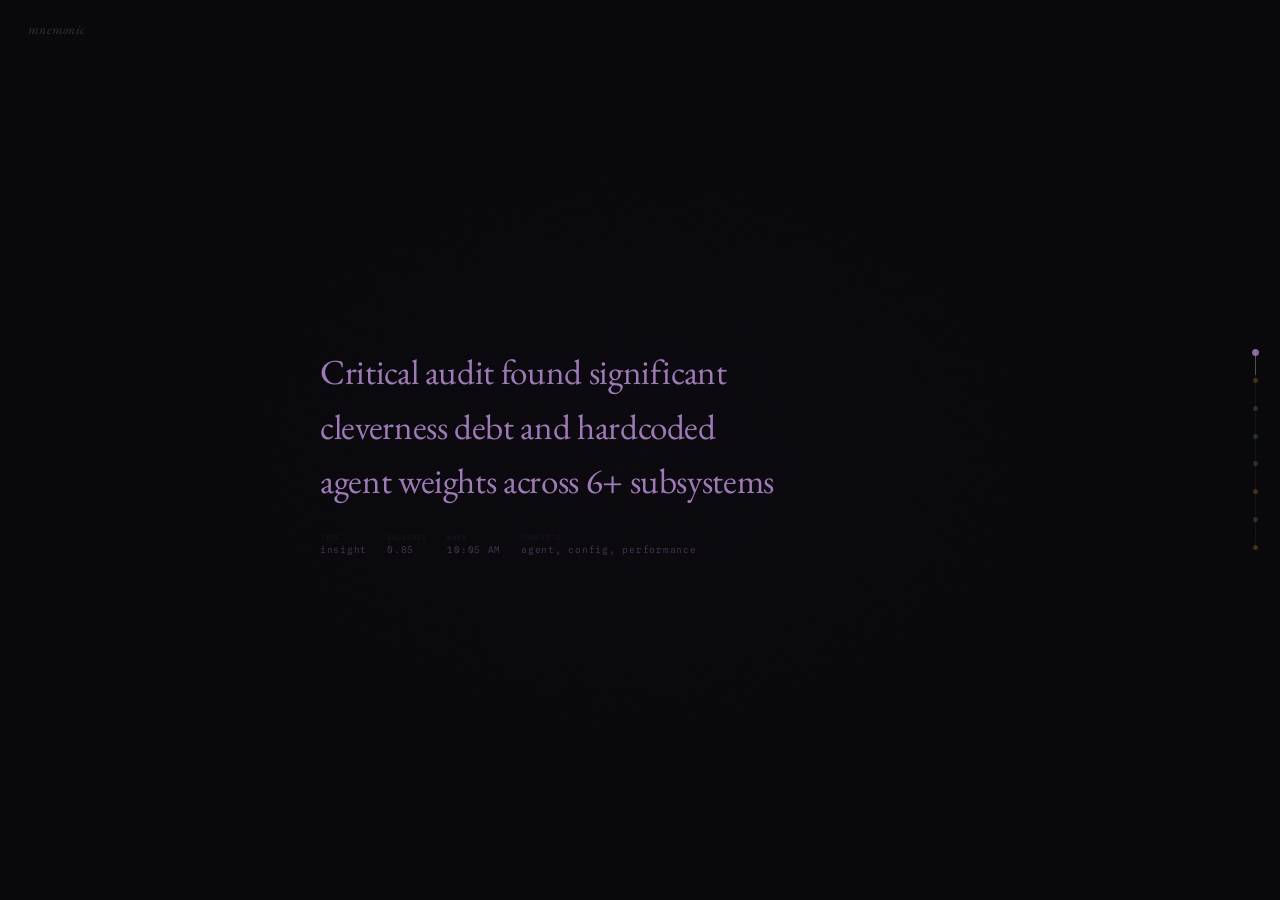
<file: internal/web/mockups/archive/design-final.html>
<!DOCTYPE html>
<html lang="en">
<head>
<meta charset="UTF-8">
<meta name="viewport" content="width=device-width, initial-scale=1.0">
<title>mnemonic</title>
<link href="https://fonts.googleapis.com/css2?family=EB+Garamond:ital,wght@0,400;0,500;0,600;0,700;1,400;1,500&family=Spline+Sans+Mono:wght@300;400;500&display=swap" rel="stylesheet">
<style>
*, *::before, *::after { box-sizing: border-box; margin: 0; padding: 0; }

:root {
  --bg: #09080b;
  --s1: #0f0e12;
  --s2: #16151b;
  --s3: #1d1c24;
  --ink: #e2dfd8;
  --decision: #d4a24e;
  --insight: #a87fc4;
  --learning: #5ea0c4;
  --error: #c46e5e;
  --serif: 'EB Garamond', 'Georgia', serif;
  --mono: 'Spline Sans Mono', monospace;
}

body {
  background: var(--bg);
  color: var(--ink);
  font-family: var(--serif);
  -webkit-font-smoothing: antialiased;
  height: 100vh;
  overflow: hidden;
}

/* Depth field — the whole page is a scroll-driven focus plane */
.depthscroll {
  height: 100vh;
  overflow-y: auto;
  scroll-behavior: smooth;
  scroll-snap-type: y proximity;
}
.depthscroll::-webkit-scrollbar { width: 0; }

/* Each memory is a full-viewport "plane" you scroll through */
.plane {
  min-height: 100vh;
  display: flex;
  align-items: center;
  justify-content: center;
  padding: 0 max(32px, 12vw);
  scroll-snap-align: center;
  position: relative;
  transition: opacity 0.6s;
}

.plane-inner {
  max-width: 640px;
  width: 100%;
  position: relative;
}

/* The memory text — the ONLY visual element */
.plane-text {
  font-family: var(--serif);
  font-weight: 400;
  line-height: 1.55;
  letter-spacing: -0.01em;
  text-wrap: balance;
  transition: opacity 0.5s, filter 0.5s, transform 0.5s;
}

/* Metadata — whisper quiet, appears contextually */
.plane-meta {
  font-family: var(--mono);
  font-size: 0.58rem;
  letter-spacing: 0.08em;
  margin-top: 24px;
  display: flex;
  gap: 20px;
  transition: opacity 0.4s;
}
.plane-meta-item {
  display: flex;
  flex-direction: column;
  gap: 2px;
}
.plane-meta-label {
  font-size: 0.45rem;
  text-transform: uppercase;
  letter-spacing: 0.14em;
  opacity: 0.3;
}
.plane-meta-val {
  font-feature-settings: 'tnum' 1, 'zero' 1;
}

/* The depth indicator — a thin line on the right showing where you are */
.depth-track {
  position: fixed;
  right: 24px;
  top: 50%;
  transform: translateY(-50%);
  height: 200px;
  width: 1px;
  background: rgba(226, 223, 216, 0.06);
  z-index: 100;
}
.depth-marker {
  position: absolute;
  width: 1px;
  background: rgba(226, 223, 216, 0.3);
  transition: top 0.4s, height 0.4s;
  left: 0;
}
.depth-dots {
  position: absolute;
  inset: 0;
  display: flex;
  flex-direction: column;
  justify-content: space-between;
  align-items: center;
}
.depth-dot {
  width: 5px;
  height: 5px;
  border-radius: 50%;
  cursor: pointer;
  transition: transform 0.2s, opacity 0.2s;
  opacity: 0.25;
}
.depth-dot:hover { transform: scale(1.8); opacity: 0.6; }
.depth-dot.active { opacity: 0.8; transform: scale(1.4); }

/* Brand — tiny, top left */
.brand {
  position: fixed;
  top: 20px;
  left: 28px;
  font-family: var(--serif);
  font-style: italic;
  font-size: 0.85rem;
  color: rgba(226, 223, 216, 0.2);
  z-index: 100;
  letter-spacing: 0.02em;
}

/* Ambient background per plane */
.plane::before {
  content: '';
  position: absolute;
  inset: 0;
  pointer-events: none;
  opacity: 0.5;
  transition: opacity 0.8s;
}
.plane--decision::before {
  background: radial-gradient(ellipse at 50% 50%, rgba(212, 162, 78, 0.03), transparent 60%);
}
.plane--insight::before {
  background: radial-gradient(ellipse at 50% 50%, rgba(168, 127, 196, 0.03), transparent 60%);
}
.plane--learning::before {
  background: radial-gradient(ellipse at 50% 50%, rgba(94, 160, 196, 0.03), transparent 60%);
}
.plane--error::before {
  background: radial-gradient(ellipse at 50% 50%, rgba(196, 110, 94, 0.03), transparent 60%);
}

/* Grain */
body::after {
  content: '';
  position: fixed;
  inset: 0;
  z-index: 999;
  pointer-events: none;
  opacity: 0.015;
  background-image: url("data:image/svg+xml,%3Csvg viewBox='0 0 256 256' xmlns='http://www.w3.org/2000/svg'%3E%3Cfilter id='g'%3E%3CfeTurbulence type='fractalNoise' baseFrequency='0.8' numOctaves='4'/%3E%3C/filter%3E%3Crect width='256' height='256' filter='url(%23g)'/%3E%3C/svg%3E");
  background-size: 128px;
}

/* Keyboard hint */
.hint {
  position: fixed;
  bottom: 24px;
  left: 50%;
  transform: translateX(-50%);
  font-family: var(--mono);
  font-size: 0.5rem;
  color: rgba(226, 223, 216, 0.12);
  letter-spacing: 0.12em;
  z-index: 100;
  animation: hintFade 4s ease-in-out forwards;
}
@keyframes hintFade {
  0%, 60% { opacity: 1; }
  100% { opacity: 0; pointer-events: none; }
}

/* Entry animation */
@keyframes breatheIn {
  0% { opacity: 0; transform: translateY(32px); filter: blur(8px); }
  100% { opacity: 1; transform: translateY(0); filter: blur(0); }
}
.plane-inner {
  animation: breatheIn 1s cubic-bezier(.2, .8, .2, 1) both;
}
.plane:nth-child(1) .plane-inner { animation-delay: 0.1s; }

@media (max-width: 768px) {
  .plane { padding: 0 24px; }
  .depth-track { right: 12px; }
  .brand { left: 16px; top: 16px; }
}
</style>
</head>
<body>

<div class="brand">mnemonic</div>

<div class="depth-track">
  <div class="depth-marker" id="depthMarker"></div>
  <div class="depth-dots" id="depthDots"></div>
</div>

<div class="hint">scroll to explore &darr;</div>

<div class="depthscroll" id="scroll">
  <!-- Each memory is a full-page immersive plane -->

  <div class="plane plane--insight" data-type="insight" data-sal="0.85">
    <div class="plane-inner">
      <div class="plane-text" style="font-size: 2.2rem; color: rgba(168, 127, 196, 0.95);">
        Critical audit found significant cleverness debt and hardcoded agent weights across 6+ subsystems
      </div>
      <div class="plane-meta" style="color: rgba(168, 127, 196, 0.35);">
        <div class="plane-meta-item"><span class="plane-meta-label">type</span><span class="plane-meta-val">insight</span></div>
        <div class="plane-meta-item"><span class="plane-meta-label">salience</span><span class="plane-meta-val">0.85</span></div>
        <div class="plane-meta-item"><span class="plane-meta-label">when</span><span class="plane-meta-val">10:05 AM</span></div>
        <div class="plane-meta-item"><span class="plane-meta-label">concepts</span><span class="plane-meta-val">agent, config, performance</span></div>
      </div>
    </div>
  </div>

  <div class="plane plane--decision" data-type="decision" data-sal="0.79">
    <div class="plane-inner">
      <div class="plane-text" style="font-size: 2rem; color: rgba(212, 162, 78, 0.9);">
        Evaluated 3 options for RLE write endpoints; recommended contributing to upstream RIMAPI
      </div>
      <div class="plane-meta" style="color: rgba(212, 162, 78, 0.3);">
        <div class="plane-meta-item"><span class="plane-meta-label">type</span><span class="plane-meta-val">decision</span></div>
        <div class="plane-meta-item"><span class="plane-meta-label">salience</span><span class="plane-meta-val">0.79</span></div>
        <div class="plane-meta-item"><span class="plane-meta-label">when</span><span class="plane-meta-val">9:42 AM</span></div>
        <div class="plane-meta-item"><span class="plane-meta-label">concepts</span><span class="plane-meta-val">python, api, planning</span></div>
      </div>
    </div>
  </div>

  <div class="plane plane--insight" data-type="insight" data-sal="0.76">
    <div class="plane-inner">
      <div class="plane-text" style="font-size: 1.85rem; color: rgba(168, 127, 196, 0.85);">
        Back button fails to appear due to missing history push in neighbor click handler
      </div>
      <div class="plane-meta" style="color: rgba(168, 127, 196, 0.3);">
        <div class="plane-meta-item"><span class="plane-meta-label">type</span><span class="plane-meta-val">insight</span></div>
        <div class="plane-meta-item"><span class="plane-meta-label">salience</span><span class="plane-meta-val">0.76</span></div>
        <div class="plane-meta-item"><span class="plane-meta-label">when</span><span class="plane-meta-val">9:18 AM</span></div>
        <div class="plane-meta-item"><span class="plane-meta-label">concepts</span><span class="plane-meta-val">javascript, ui, debugging</span></div>
      </div>
    </div>
  </div>

  <div class="plane plane--learning" data-type="learning" data-sal="0.66">
    <div class="plane-inner">
      <div class="plane-text" style="font-size: 1.6rem; color: rgba(94, 160, 196, 0.75);">
        Verified context_boost 30-minute decay window and distinguished it from activity_bonus in retrieval
      </div>
      <div class="plane-meta" style="color: rgba(94, 160, 196, 0.25);">
        <div class="plane-meta-item"><span class="plane-meta-label">type</span><span class="plane-meta-val">learning</span></div>
        <div class="plane-meta-item"><span class="plane-meta-label">salience</span><span class="plane-meta-val">0.66</span></div>
        <div class="plane-meta-item"><span class="plane-meta-label">when</span><span class="plane-meta-val">8:55 AM</span></div>
        <div class="plane-meta-item"><span class="plane-meta-label">concepts</span><span class="plane-meta-val">go, retrieval, performance</span></div>
      </div>
    </div>
  </div>

  <div class="plane plane--learning" data-type="learning" data-sal="0.51">
    <div class="plane-inner">
      <div class="plane-text" style="font-size: 1.35rem; color: rgba(94, 160, 196, 0.6);">
        Re-enabled public repo GitHub Actions and added workflow_dispatch to release.yml for manual triggers
      </div>
      <div class="plane-meta" style="color: rgba(94, 160, 196, 0.2);">
        <div class="plane-meta-item"><span class="plane-meta-label">type</span><span class="plane-meta-val">learning</span></div>
        <div class="plane-meta-item"><span class="plane-meta-label">salience</span><span class="plane-meta-val">0.51</span></div>
        <div class="plane-meta-item"><span class="plane-meta-label">when</span><span class="plane-meta-val">3:10 PM</span></div>
        <div class="plane-meta-item"><span class="plane-meta-label">concepts</span><span class="plane-meta-val">ci, deployment, github</span></div>
      </div>
    </div>
  </div>

  <div class="plane plane--decision" data-type="decision" data-sal="0.44">
    <div class="plane-inner">
      <div class="plane-text" style="font-size: 1.2rem; color: rgba(212, 162, 78, 0.5);">
        Centralized 40+ hardcoded values into config.yaml to improve system configurability and maintainability
      </div>
      <div class="plane-meta" style="color: rgba(212, 162, 78, 0.18);">
        <div class="plane-meta-item"><span class="plane-meta-label">type</span><span class="plane-meta-val">decision</span></div>
        <div class="plane-meta-item"><span class="plane-meta-label">salience</span><span class="plane-meta-val">0.44</span></div>
        <div class="plane-meta-item"><span class="plane-meta-label">when</span><span class="plane-meta-val">8:31 AM</span></div>
        <div class="plane-meta-item"><span class="plane-meta-label">concepts</span><span class="plane-meta-val">refactoring, configuration, go</span></div>
      </div>
    </div>
  </div>

  <div class="plane plane--insight" data-type="insight" data-sal="0.39">
    <div class="plane-inner">
      <div class="plane-text" style="font-size: 1.1rem; color: rgba(168, 127, 196, 0.4);">
        Qwen3.5-0.8B Q8_0 identified as top small model for JSON ActionPlans; 2B failed on syntax errors
      </div>
      <div class="plane-meta" style="color: rgba(168, 127, 196, 0.15);">
        <div class="plane-meta-item"><span class="plane-meta-label">type</span><span class="plane-meta-val">insight</span></div>
        <div class="plane-meta-item"><span class="plane-meta-label">salience</span><span class="plane-meta-val">0.39</span></div>
        <div class="plane-meta-item"><span class="plane-meta-label">when</span><span class="plane-meta-val">1:45 PM</span></div>
        <div class="plane-meta-item"><span class="plane-meta-label">concepts</span><span class="plane-meta-val">llm, benchmarking, performance</span></div>
      </div>
    </div>
  </div>

  <div class="plane plane--decision" data-type="decision" data-sal="0.38">
    <div class="plane-inner">
      <div class="plane-text" style="font-size: 1.05rem; color: rgba(212, 162, 78, 0.38);">
        Committed JSON repair and benchmark tools; Qwen3.5-0.8B parse rate rose from 78.3% to 98.1%
      </div>
      <div class="plane-meta" style="color: rgba(212, 162, 78, 0.14);">
        <div class="plane-meta-item"><span class="plane-meta-label">type</span><span class="plane-meta-val">decision</span></div>
        <div class="plane-meta-item"><span class="plane-meta-label">salience</span><span class="plane-meta-val">0.38</span></div>
        <div class="plane-meta-item"><span class="plane-meta-label">when</span><span class="plane-meta-val">1:12 PM</span></div>
        <div class="plane-meta-item"><span class="plane-meta-label">concepts</span><span class="plane-meta-val">python, llm, fix</span></div>
      </div>
    </div>
  </div>

</div>

<script>
var scroller = document.getElementById('scroll');
var planes = document.querySelectorAll('.plane');
var marker = document.getElementById('depthMarker');
var dotsContainer = document.getElementById('depthDots');
var TC = { decision: '#d4a24e', insight: '#a87fc4', learning: '#5ea0c4', error: '#c46e5e' };

// Build depth dots
planes.forEach(function(p, i) {
  var dot = document.createElement('div');
  dot.className = 'depth-dot';
  dot.style.background = TC[p.dataset.type];
  dot.title = p.querySelector('.plane-text').textContent.substring(0, 40) + '...';
  dot.onclick = function() {
    planes[i].scrollIntoView({ behavior: 'smooth', block: 'center' });
  };
  dotsContainer.appendChild(dot);
});

var dots = dotsContainer.querySelectorAll('.depth-dot');

// Scroll-driven effects
scroller.addEventListener('scroll', function() {
  var scrollTop = scroller.scrollTop;
  var scrollH = scroller.scrollHeight - scroller.clientHeight;
  var pct = scrollTop / scrollH;

  // Move depth marker
  marker.style.top = (pct * 180) + 'px';
  marker.style.height = (200 / planes.length) + 'px';

  // Update active dot + plane visibility
  var vh = window.innerHeight;
  planes.forEach(function(p, i) {
    var rect = p.getBoundingClientRect();
    var center = rect.top + rect.height / 2;
    var distFromCenter = Math.abs(center - vh / 2) / (vh / 2);

    // Planes blur and dim as they scroll away from center
    var inner = p.querySelector('.plane-inner');
    if (distFromCenter < 0.3) {
      inner.style.opacity = '1';
      inner.style.filter = 'blur(0)';
      inner.style.transform = 'translateY(0) scale(1)';
      dots[i].classList.add('active');
    } else if (distFromCenter < 0.8) {
      var fade = 1 - (distFromCenter - 0.3) * 1.4;
      inner.style.opacity = Math.max(0.15, fade);
      inner.style.filter = 'blur(' + Math.min(6, (distFromCenter - 0.3) * 12) + 'px)';
      inner.style.transform = 'translateY(' + ((distFromCenter - 0.3) * 20) + 'px) scale(' + (1 - (distFromCenter - 0.3) * 0.05) + ')';
      dots[i].classList.remove('active');
    } else {
      inner.style.opacity = '0.08';
      inner.style.filter = 'blur(6px)';
      inner.style.transform = 'translateY(10px) scale(0.97)';
      dots[i].classList.remove('active');
    }
  });
});

// Fire initial scroll event
scroller.dispatchEvent(new Event('scroll'));
</script>
</body>
</html>
</file>
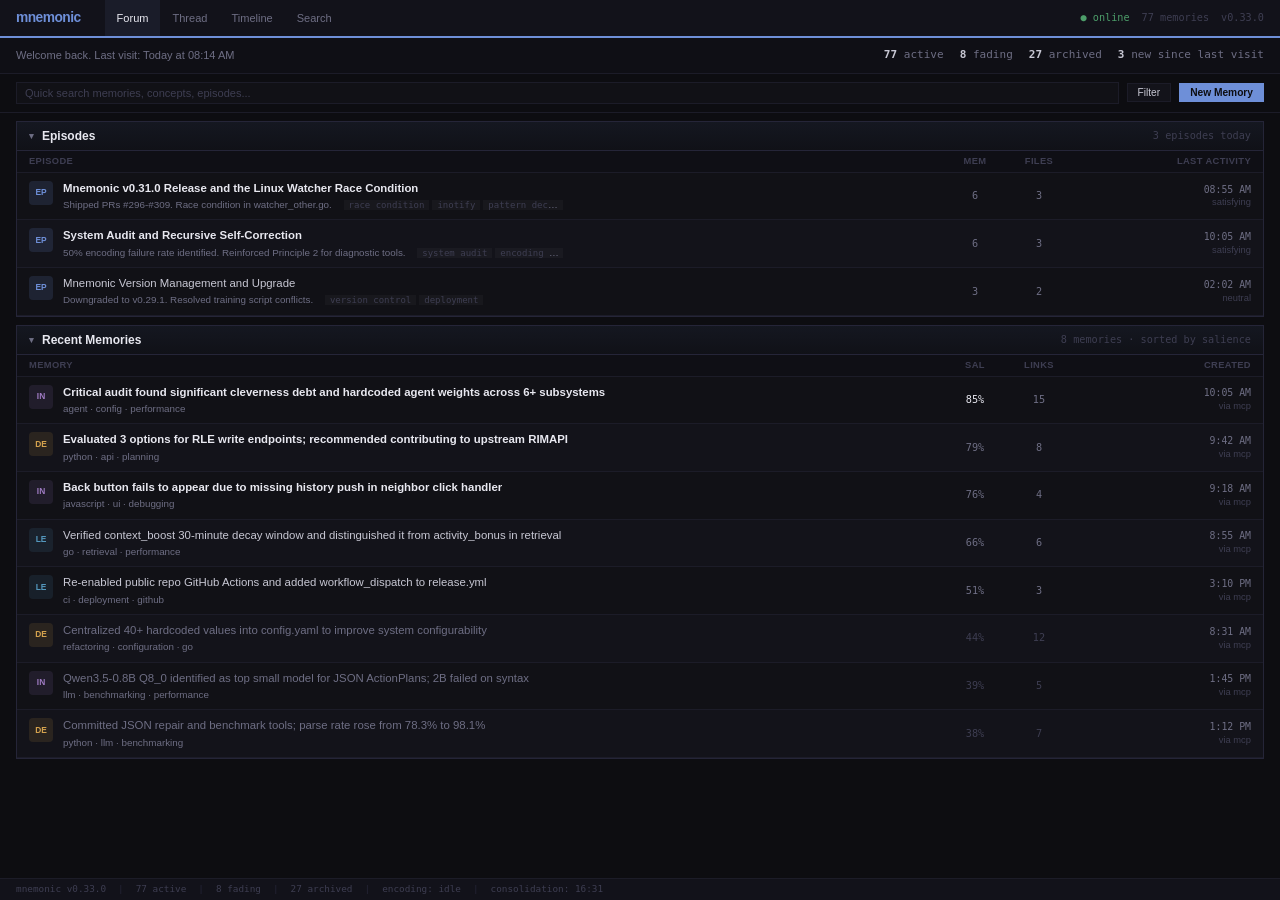
<file: internal/web/mockups/archive/design-forum-v2.html>
<!DOCTYPE html>
<html lang="en">
<head>
<meta charset="UTF-8">
<meta name="viewport" content="width=device-width, initial-scale=1.0">
<title>mnemonic — vBulletin</title>
<style>
*, *::before, *::after { box-sizing: border-box; margin: 0; padding: 0; }

:root {
  --bg: #0d0d11;
  --bg-header: #12121a;
  --bg-row: #111116;
  --bg-row-alt: #13131a;
  --bg-row-hover: #191922;
  --bg-cat: #0f0f15;
  --border: #1c1c28;
  --border-section: #252538;
  --text: #c8c8d4;
  --text-bright: #e8e8f0;
  --text-dim: #6e6e84;
  --text-faint: #3e3e52;
  --accent: #6e8fd8;
  --accent-dim: rgba(110,143,216,0.1);
  --green: #4d9e6a;
  --decision: #d4a24e;
  --insight: #a07cc4;
  --learning: #5498be;
  --error: #c46858;
  --font: -apple-system, 'Segoe UI', Helvetica, Arial, sans-serif;
  --mono: 'SF Mono', 'Cascadia Code', Consolas, monospace;
}

html { font-size: 12px; }
body {
  background: var(--bg);
  color: var(--text);
  font-family: var(--font);
  -webkit-font-smoothing: antialiased;
  line-height: 1.35;
  padding-bottom: 28px;
}

/* ── Top bar ── */
.topbar {
  background: var(--bg-header);
  border-bottom: 2px solid var(--accent);
  padding: 0 16px;
  display: flex;
  align-items: center;
  height: 38px;
  position: sticky;
  top: 0;
  z-index: 100;
}
.topbar-brand {
  font-size: 1.15rem;
  font-weight: 700;
  color: var(--accent);
  margin-right: 24px;
  letter-spacing: -0.04em;
}
.topbar-nav { display: flex; gap: 0; height: 38px; }
.topbar-link {
  padding: 0 12px;
  height: 38px;
  display: flex;
  align-items: center;
  font-size: 0.92rem;
  color: var(--text-dim);
  cursor: pointer;
  border: none;
  background: none;
  font-family: var(--font);
  transition: color 0.1s, background 0.1s;
}
.topbar-link:hover { color: var(--text); background: rgba(255,255,255,0.03); }
.topbar-link.active { color: var(--text-bright); background: rgba(110,143,216,0.08); }
.topbar-right {
  margin-left: auto;
  font-size: 0.85rem;
  color: var(--text-faint);
  font-family: var(--mono);
  display: flex;
  align-items: center;
  gap: 12px;
}
.topbar-online { color: var(--green); }

/* ── Welcome banner ── */
.welcome {
  padding: 10px 16px;
  background: var(--bg-cat);
  border-bottom: 1px solid var(--border);
  font-size: 0.92rem;
  color: var(--text-dim);
  display: flex;
  justify-content: space-between;
}
.welcome-stats { display: flex; gap: 16px; }
.welcome-stat { font-family: var(--mono); }
.welcome-stat b { color: var(--text); font-weight: 600; }

/* ── Search ── */
.searchrow {
  padding: 8px 16px;
  background: var(--bg);
  border-bottom: 1px solid var(--border);
  display: flex;
  gap: 8px;
  align-items: center;
}
.searchrow input {
  flex: 1;
  background: var(--bg-row);
  border: 1px solid var(--border);
  color: var(--text);
  padding: 4px 8px;
  font-size: 0.92rem;
  font-family: var(--font);
  outline: none;
}
.searchrow input:focus { border-color: var(--accent); }
.searchrow input::placeholder { color: var(--text-faint); }
.btn {
  font-size: 0.85rem;
  color: var(--text);
  background: var(--bg-row-alt);
  border: 1px solid var(--border);
  padding: 3px 10px;
  cursor: pointer;
  font-family: var(--font);
}
.btn:hover { background: var(--bg-row-hover); border-color: var(--border-section); }
.btn-primary { background: var(--accent); color: var(--bg); border-color: var(--accent); font-weight: 600; }
.btn-primary:hover { opacity: 0.85; }

/* ── Pages ── */
.page { display: none; }
.page.active { display: block; }

/* ── Forum category block ── */
.forum-block {
  margin: 8px 16px;
  border: 1px solid var(--border-section);
}
.forum-block-header {
  display: flex;
  align-items: center;
  justify-content: space-between;
  padding: 6px 12px;
  background: linear-gradient(to bottom, rgba(110,143,216,0.08), rgba(110,143,216,0.03));
  border-bottom: 1px solid var(--border-section);
  cursor: pointer;
}
.forum-block-title {
  font-size: 1rem;
  font-weight: 600;
  color: var(--text-bright);
  display: flex;
  align-items: center;
  gap: 8px;
}
.forum-block-title::before {
  content: '▾';
  font-size: 0.75rem;
  color: var(--text-dim);
}
.forum-block-stats {
  font-size: 0.85rem;
  color: var(--text-faint);
  font-family: var(--mono);
}

/* Column headers */
.col-headers {
  display: grid;
  grid-template-columns: 1fr 64px 64px 180px;
  gap: 0;
  padding: 4px 12px;
  font-size: 0.78rem;
  font-weight: 600;
  color: var(--text-faint);
  text-transform: uppercase;
  letter-spacing: 0.04em;
  background: var(--bg-cat);
  border-bottom: 1px solid var(--border);
}
.col-headers span:nth-child(2),
.col-headers span:nth-child(3) { text-align: center; }
.col-headers span:nth-child(4) { text-align: right; }

/* ── Forum row — the classic ── */
.frow {
  display: grid;
  grid-template-columns: 1fr 64px 64px 180px;
  gap: 0;
  padding: 8px 12px;
  border-bottom: 1px solid var(--border);
  cursor: pointer;
  transition: background 0.08s;
  align-items: center;
}
.frow:nth-child(odd) { background: var(--bg-row); }
.frow:nth-child(even) { background: var(--bg-row-alt); }
.frow:hover { background: var(--bg-row-hover); }

/* Forum icon — type indicator */
.frow-icon {
  display: inline-flex;
  align-items: center;
  justify-content: center;
  width: 24px; height: 24px;
  border-radius: 4px;
  margin-right: 10px;
  font-size: 0.7rem;
  font-weight: 700;
  flex-shrink: 0;
  vertical-align: middle;
}
.frow-icon--ep { background: rgba(110,143,216,0.15); color: var(--accent); }
.frow-icon--decision { background: rgba(212,162,78,0.12); color: var(--decision); }
.frow-icon--insight { background: rgba(160,124,196,0.12); color: var(--insight); }
.frow-icon--learning { background: rgba(84,152,190,0.12); color: var(--learning); }
.frow-icon--error { background: rgba(196,104,88,0.12); color: var(--error); }

.frow-main {
  display: flex;
  align-items: start;
}
.frow-content { flex: 1; min-width: 0; }
.frow-title {
  font-size: 0.95rem;
  font-weight: 500;
  color: var(--text-bright);
  display: block;
  margin-bottom: 2px;
}
.frow:hover .frow-title { color: var(--accent); }
.frow-sub {
  font-size: 0.82rem;
  color: var(--text-dim);
  white-space: nowrap;
  overflow: hidden;
  text-overflow: ellipsis;
  max-width: 500px;
}
.frow-tags {
  display: inline;
  margin-left: 6px;
}
.frow-tag {
  font-size: 0.75rem;
  color: var(--text-faint);
  background: rgba(255,255,255,0.03);
  padding: 0 5px;
  margin-left: 3px;
  font-family: var(--mono);
}
.frow-stat {
  font-family: var(--mono);
  font-size: 0.85rem;
  color: var(--text-dim);
  text-align: center;
  font-feature-settings: 'tnum' 1;
}
.frow-last {
  text-align: right;
  font-size: 0.82rem;
  line-height: 1.4;
}
.frow-last-time {
  color: var(--text-dim);
  font-family: var(--mono);
  font-size: 0.82rem;
  font-feature-settings: 'tnum' 1;
}
.frow-last-by {
  color: var(--text-faint);
  font-size: 0.78rem;
}

/* salience visual weight */
.frow--bright .frow-title { color: var(--text-bright); font-weight: 600; }
.frow--dim .frow-title { color: var(--text); font-weight: 400; }
.frow--faded .frow-title { color: var(--text-dim); font-weight: 400; }
.frow--faded .frow-stat { color: var(--text-faint); }

/* ── Expanded thread view (episode detail) ── */
.thread-view {
  margin: 8px 16px;
  border: 1px solid var(--border-section);
}
.thread-header {
  padding: 12px;
  background: linear-gradient(to bottom, rgba(110,143,216,0.08), rgba(110,143,216,0.03));
  border-bottom: 1px solid var(--border-section);
}
.thread-title-big {
  font-size: 1.15rem;
  font-weight: 600;
  color: var(--text-bright);
  margin-bottom: 6px;
}
.thread-meta {
  font-size: 0.82rem;
  color: var(--text-dim);
  display: flex;
  gap: 16px;
}
.thread-meta-item { display: flex; align-items: center; gap: 4px; }
.thread-meta-label { color: var(--text-faint); }

/* Individual memory as a "post" */
.post {
  display: grid;
  grid-template-columns: 140px 1fr;
  border-bottom: 1px solid var(--border);
}
.post:nth-child(odd) { background: var(--bg-row); }
.post:nth-child(even) { background: var(--bg-row-alt); }
.post-sidebar {
  padding: 10px;
  border-right: 1px solid var(--border);
  text-align: center;
}
.post-type {
  font-size: 0.78rem;
  font-weight: 600;
  text-transform: uppercase;
  letter-spacing: 0.04em;
  margin-bottom: 4px;
}
.post-salience {
  font-family: var(--mono);
  font-size: 0.82rem;
  color: var(--text-dim);
  font-feature-settings: 'tnum' 1;
  margin-bottom: 4px;
}
.post-source {
  font-size: 0.75rem;
  color: var(--text-faint);
}
.post-date {
  font-size: 0.75rem;
  color: var(--text-faint);
  font-family: var(--mono);
  margin-top: 4px;
}
.post-body {
  padding: 10px 12px;
}
.post-text {
  font-size: 0.95rem;
  line-height: 1.5;
  color: var(--text-bright);
  margin-bottom: 8px;
}
.post-concepts {
  display: flex;
  gap: 4px;
  flex-wrap: wrap;
  margin-bottom: 8px;
}
.post-concept {
  font-size: 0.75rem;
  color: var(--text-dim);
  background: rgba(255,255,255,0.04);
  padding: 1px 6px;
  font-family: var(--mono);
}
/* Quoted association */
.post-quote {
  border-left: 3px solid var(--border-section);
  padding: 6px 10px;
  margin-top: 8px;
  background: rgba(255,255,255,0.02);
}
.post-quote-header {
  font-size: 0.75rem;
  color: var(--text-faint);
  margin-bottom: 4px;
}
.post-quote-text {
  font-size: 0.85rem;
  color: var(--text-dim);
  font-style: italic;
}

/* ── Timeline ── */
.tl-group-head {
  padding: 6px 16px;
  font-size: 0.85rem;
  font-weight: 600;
  color: var(--text-dim);
  background: var(--bg-cat);
  border-bottom: 1px solid var(--border);
  position: sticky;
  top: 38px;
  z-index: 50;
  display: flex;
  justify-content: space-between;
}
.tl-group-count { font-weight: 400; color: var(--text-faint); }
.tlrow {
  display: grid;
  grid-template-columns: 56px 28px 1fr 56px;
  gap: 8px;
  padding: 6px 16px;
  border-bottom: 1px solid var(--border);
  cursor: pointer;
  transition: background 0.08s;
  align-items: center;
}
.tlrow:nth-child(odd) { background: var(--bg-row); }
.tlrow:nth-child(even) { background: var(--bg-row-alt); }
.tlrow:hover { background: var(--bg-row-hover); }
.tlrow-time { font-family: var(--mono); font-size: 0.82rem; color: var(--text-faint); text-align: right; font-feature-settings: 'tnum' 1; }
.tlrow-icon { text-align: center; }
.tlrow-dot { display: inline-block; width: 8px; height: 8px; border-radius: 50%; }
.tlrow-text { font-size: 0.92rem; color: var(--text); }
.tlrow-sal { font-family: var(--mono); font-size: 0.82rem; color: var(--text-faint); text-align: right; font-feature-settings: 'tnum' 1; }

/* ── Recall ── */
.recall-info {
  padding: 6px 16px;
  font-size: 0.85rem;
  color: var(--text-faint);
  font-family: var(--mono);
  border-bottom: 1px solid var(--border);
  display: flex;
  gap: 16px;
}
.recall-col-headers {
  display: grid;
  grid-template-columns: 48px 1fr 64px 64px 120px;
  gap: 0;
  padding: 4px 16px;
  font-size: 0.78rem;
  font-weight: 600;
  color: var(--text-faint);
  text-transform: uppercase;
  letter-spacing: 0.04em;
  background: var(--bg-cat);
  border-bottom: 1px solid var(--border);
}
.recall-col-headers span:nth-child(1) { text-align: center; }
.recall-col-headers span:nth-child(3),
.recall-col-headers span:nth-child(4) { text-align: center; }
.recall-col-headers span:nth-child(5) { text-align: right; }
.rrow {
  display: grid;
  grid-template-columns: 48px 1fr 64px 64px 120px;
  gap: 0;
  padding: 8px 16px;
  border-bottom: 1px solid var(--border);
  cursor: pointer;
  transition: background 0.08s;
  align-items: center;
}
.rrow:nth-child(odd) { background: var(--bg-row); }
.rrow:nth-child(even) { background: var(--bg-row-alt); }
.rrow:hover { background: var(--bg-row-hover); }
.rrow-score { font-family: var(--mono); font-size: 1rem; font-weight: 700; text-align: center; font-feature-settings: 'tnum' 1, 'zero' 1; }
.rrow-score--hi { color: var(--accent); }
.rrow-score--mid { color: var(--text-dim); }
.rrow-score--lo { color: var(--text-faint); }

/* ── Footer ── */
.foot {
  position: fixed;
  bottom: 0; left: 0; right: 0;
  height: 22px;
  background: var(--bg-header);
  border-top: 1px solid var(--border);
  display: flex;
  align-items: center;
  padding: 0 16px;
  font-size: 0.78rem;
  color: var(--text-faint);
  font-family: var(--mono);
  gap: 12px;
  z-index: 100;
}
.foot span + span::before { content: '|'; margin-right: 12px; color: var(--border-section); }
</style>
</head>
<body>

<div class="topbar">
  <div class="topbar-brand">mnemonic</div>
  <div class="topbar-nav">
    <button class="topbar-link active" onclick="go('mind',this)">Forum</button>
    <button class="topbar-link" onclick="go('thread',this)">Thread</button>
    <button class="topbar-link" onclick="go('timeline',this)">Timeline</button>
    <button class="topbar-link" onclick="go('recall',this)">Search</button>
  </div>
  <div class="topbar-right">
    <span class="topbar-online">● online</span>
    <span>77 memories</span>
    <span>v0.33.0</span>
  </div>
</div>

<!-- ═══ FORUM VIEW ═══ -->
<div class="page active" id="p-mind">
  <div class="welcome">
    <span>Welcome back. Last visit: Today at 08:14 AM</span>
    <div class="welcome-stats">
      <span class="welcome-stat"><b>77</b> active</span>
      <span class="welcome-stat"><b>8</b> fading</span>
      <span class="welcome-stat"><b>27</b> archived</span>
      <span class="welcome-stat"><b>3</b> new since last visit</span>
    </div>
  </div>

  <div class="searchrow">
    <input type="text" placeholder="Quick search memories, concepts, episodes...">
    <button class="btn">Filter</button>
    <button class="btn btn-primary">New Memory</button>
  </div>

  <!-- Episodes block -->
  <div class="forum-block">
    <div class="forum-block-header">
      <div class="forum-block-title">Episodes</div>
      <div class="forum-block-stats">3 episodes today</div>
    </div>
    <div class="col-headers">
      <span>Episode</span>
      <span>Mem</span>
      <span>Files</span>
      <span>Last Activity</span>
    </div>

    <div class="frow frow--bright">
      <div class="frow-main"><span class="frow-icon frow-icon--ep">EP</span><div class="frow-content"><span class="frow-title">Mnemonic v0.31.0 Release and the Linux Watcher Race Condition</span><div class="frow-sub">Shipped PRs #296-#309. Race condition in watcher_other.go. <span class="frow-tags"><span class="frow-tag">race condition</span><span class="frow-tag">inotify</span><span class="frow-tag">pattern decay</span></span></div></div></div>
      <div class="frow-stat">6</div>
      <div class="frow-stat">3</div>
      <div class="frow-last"><div class="frow-last-time">08:55 AM</div><div class="frow-last-by">satisfying</div></div>
    </div>

    <div class="frow frow--bright">
      <div class="frow-main"><span class="frow-icon frow-icon--ep">EP</span><div class="frow-content"><span class="frow-title">System Audit and Recursive Self-Correction</span><div class="frow-sub">50% encoding failure rate identified. Reinforced Principle 2 for diagnostic tools. <span class="frow-tags"><span class="frow-tag">system audit</span><span class="frow-tag">encoding failure</span><span class="frow-tag">meta-cognition</span></span></div></div></div>
      <div class="frow-stat">6</div>
      <div class="frow-stat">3</div>
      <div class="frow-last"><div class="frow-last-time">10:05 AM</div><div class="frow-last-by">satisfying</div></div>
    </div>

    <div class="frow frow--dim">
      <div class="frow-main"><span class="frow-icon frow-icon--ep">EP</span><div class="frow-content"><span class="frow-title">Mnemonic Version Management and Upgrade</span><div class="frow-sub">Downgraded to v0.29.1. Resolved training script conflicts. <span class="frow-tags"><span class="frow-tag">version control</span><span class="frow-tag">deployment</span></span></div></div></div>
      <div class="frow-stat">3</div>
      <div class="frow-stat">2</div>
      <div class="frow-last"><div class="frow-last-time">02:02 AM</div><div class="frow-last-by">neutral</div></div>
    </div>
  </div>

  <!-- Memories block -->
  <div class="forum-block">
    <div class="forum-block-header">
      <div class="forum-block-title">Recent Memories</div>
      <div class="forum-block-stats">8 memories · sorted by salience</div>
    </div>
    <div class="col-headers">
      <span>Memory</span>
      <span>Sal</span>
      <span>Links</span>
      <span>Created</span>
    </div>

    <div class="frow frow--bright">
      <div class="frow-main"><span class="frow-icon frow-icon--insight">IN</span><div class="frow-content"><span class="frow-title">Critical audit found significant cleverness debt and hardcoded agent weights across 6+ subsystems</span><div class="frow-sub">agent · config · performance</div></div></div>
      <div class="frow-stat" style="color:var(--text-bright)">85%</div>
      <div class="frow-stat">15</div>
      <div class="frow-last"><div class="frow-last-time">10:05 AM</div><div class="frow-last-by">via mcp</div></div>
    </div>

    <div class="frow frow--bright">
      <div class="frow-main"><span class="frow-icon frow-icon--decision">DE</span><div class="frow-content"><span class="frow-title">Evaluated 3 options for RLE write endpoints; recommended contributing to upstream RIMAPI</span><div class="frow-sub">python · api · planning</div></div></div>
      <div class="frow-stat">79%</div>
      <div class="frow-stat">8</div>
      <div class="frow-last"><div class="frow-last-time">9:42 AM</div><div class="frow-last-by">via mcp</div></div>
    </div>

    <div class="frow frow--bright">
      <div class="frow-main"><span class="frow-icon frow-icon--insight">IN</span><div class="frow-content"><span class="frow-title">Back button fails to appear due to missing history push in neighbor click handler</span><div class="frow-sub">javascript · ui · debugging</div></div></div>
      <div class="frow-stat">76%</div>
      <div class="frow-stat">4</div>
      <div class="frow-last"><div class="frow-last-time">9:18 AM</div><div class="frow-last-by">via mcp</div></div>
    </div>

    <div class="frow frow--dim">
      <div class="frow-main"><span class="frow-icon frow-icon--learning">LE</span><div class="frow-content"><span class="frow-title">Verified context_boost 30-minute decay window and distinguished it from activity_bonus in retrieval</span><div class="frow-sub">go · retrieval · performance</div></div></div>
      <div class="frow-stat">66%</div>
      <div class="frow-stat">6</div>
      <div class="frow-last"><div class="frow-last-time">8:55 AM</div><div class="frow-last-by">via mcp</div></div>
    </div>

    <div class="frow frow--dim">
      <div class="frow-main"><span class="frow-icon frow-icon--learning">LE</span><div class="frow-content"><span class="frow-title">Re-enabled public repo GitHub Actions and added workflow_dispatch to release.yml</span><div class="frow-sub">ci · deployment · github</div></div></div>
      <div class="frow-stat">51%</div>
      <div class="frow-stat">3</div>
      <div class="frow-last"><div class="frow-last-time">3:10 PM</div><div class="frow-last-by">via mcp</div></div>
    </div>

    <div class="frow frow--faded">
      <div class="frow-main"><span class="frow-icon frow-icon--decision">DE</span><div class="frow-content"><span class="frow-title">Centralized 40+ hardcoded values into config.yaml to improve system configurability</span><div class="frow-sub">refactoring · configuration · go</div></div></div>
      <div class="frow-stat">44%</div>
      <div class="frow-stat">12</div>
      <div class="frow-last"><div class="frow-last-time">8:31 AM</div><div class="frow-last-by">via mcp</div></div>
    </div>

    <div class="frow frow--faded">
      <div class="frow-main"><span class="frow-icon frow-icon--insight">IN</span><div class="frow-content"><span class="frow-title">Qwen3.5-0.8B Q8_0 identified as top small model for JSON ActionPlans; 2B failed on syntax</span><div class="frow-sub">llm · benchmarking · performance</div></div></div>
      <div class="frow-stat">39%</div>
      <div class="frow-stat">5</div>
      <div class="frow-last"><div class="frow-last-time">1:45 PM</div><div class="frow-last-by">via mcp</div></div>
    </div>

    <div class="frow frow--faded">
      <div class="frow-main"><span class="frow-icon frow-icon--decision">DE</span><div class="frow-content"><span class="frow-title">Committed JSON repair and benchmark tools; parse rate rose from 78.3% to 98.1%</span><div class="frow-sub">python · llm · benchmarking</div></div></div>
      <div class="frow-stat">38%</div>
      <div class="frow-stat">7</div>
      <div class="frow-last"><div class="frow-last-time">1:12 PM</div><div class="frow-last-by">via mcp</div></div>
    </div>
  </div>
</div>

<!-- ═══ THREAD VIEW (episode expanded) ═══ -->
<div class="page" id="p-thread">
  <div class="thread-view">
    <div class="thread-header">
      <div class="thread-title-big">Mnemonic v0.31.0 Release and the Linux Watcher Race Condition</div>
      <div class="thread-meta">
        <div class="thread-meta-item"><span class="thread-meta-label">mood:</span> satisfying</div>
        <div class="thread-meta-item"><span class="thread-meta-label">duration:</span> 8:55 – 9:04 AM</div>
        <div class="thread-meta-item"><span class="thread-meta-label">memories:</span> 6</div>
        <div class="thread-meta-item"><span class="thread-meta-label">files:</span> config.yaml, CLAUDE.md, extract.go</div>
      </div>
    </div>

    <!-- Memory as a "post" with sidebar -->
    <div class="post">
      <div class="post-sidebar">
        <div class="post-type" style="color:var(--insight)">INSIGHT</div>
        <div class="post-salience">85%</div>
        <div class="post-source">mcp</div>
        <div class="post-date">10:05 AM</div>
      </div>
      <div class="post-body">
        <div class="post-text">Critical audit found significant cleverness debt and hardcoded agent weights across 6+ subsystems. Analysis revealed fundamental asymmetries in how the system compounds knowledge.</div>
        <div class="post-concepts">
          <span class="post-concept">agent</span>
          <span class="post-concept">config</span>
          <span class="post-concept">performance</span>
        </div>
        <div class="post-quote">
          <div class="post-quote-header">↳ Associated: decision (similarity: 0.82)</div>
          <div class="post-quote-text">Centralized 40+ hardcoded values into config.yaml to improve system configurability and maintainability</div>
        </div>
      </div>
    </div>

    <div class="post">
      <div class="post-sidebar">
        <div class="post-type" style="color:var(--decision)">DECISION</div>
        <div class="post-salience">79%</div>
        <div class="post-source">mcp</div>
        <div class="post-date">9:42 AM</div>
      </div>
      <div class="post-body">
        <div class="post-text">Evaluated 3 options for RLE write endpoints; recommended contributing to upstream RIMAPI (v1.8.2). Option analysis: direct writes (fast, no upstream), adapter pattern (medium, partial upstream), and full contribution (slow, sustainable).</div>
        <div class="post-concepts">
          <span class="post-concept">python</span>
          <span class="post-concept">api</span>
          <span class="post-concept">planning</span>
          <span class="post-concept">decision</span>
        </div>
      </div>
    </div>

    <div class="post">
      <div class="post-sidebar">
        <div class="post-type" style="color:var(--learning)">LEARNING</div>
        <div class="post-salience">66%</div>
        <div class="post-source">mcp</div>
        <div class="post-date">8:55 AM</div>
      </div>
      <div class="post-body">
        <div class="post-text">Verified context_boost 30-minute decay window and distinguished it from activity_bonus in retrieval. The decay uses exponential falloff with a 1800-second half-life.</div>
        <div class="post-concepts">
          <span class="post-concept">go</span>
          <span class="post-concept">retrieval</span>
          <span class="post-concept">performance</span>
        </div>
        <div class="post-quote">
          <div class="post-quote-header">↳ Reinforces: insight (temporal)</div>
          <div class="post-quote-text">Mnemonic's retrieval feedback is written to SQLite but never read by the retrieval agent's ranking</div>
        </div>
      </div>
    </div>
  </div>
</div>

<!-- ═══ TIMELINE ═══ -->
<div class="page" id="p-timeline">
  <div class="searchrow">
    <input type="text" placeholder="Filter timeline...">
    <button class="btn">Today</button>
    <button class="btn">Week</button>
    <button class="btn">Month</button>
  </div>

  <div class="tl-group-head"><span>Friday, March 21</span><span class="tl-group-count">6 memories</span></div>
  <div class="tlrow"><div class="tlrow-time">10:05</div><div class="tlrow-icon"><span class="tlrow-dot" style="background:var(--insight)"></span></div><div class="tlrow-text">Critical audit found significant cleverness debt and hardcoded agent weights across 6+ subsystems</div><div class="tlrow-sal">85%</div></div>
  <div class="tlrow"><div class="tlrow-time">9:42</div><div class="tlrow-icon"><span class="tlrow-dot" style="background:var(--decision)"></span></div><div class="tlrow-text">Evaluated 3 options for RLE write endpoints; recommended contributing to upstream RIMAPI</div><div class="tlrow-sal">79%</div></div>
  <div class="tlrow"><div class="tlrow-time">9:18</div><div class="tlrow-icon"><span class="tlrow-dot" style="background:var(--insight)"></span></div><div class="tlrow-text">Back button fails to appear due to missing history push in neighbor click handler</div><div class="tlrow-sal">76%</div></div>
  <div class="tlrow"><div class="tlrow-time">8:55</div><div class="tlrow-icon"><span class="tlrow-dot" style="background:var(--learning)"></span></div><div class="tlrow-text">Verified context_boost 30-minute decay window and distinguished it from activity_bonus</div><div class="tlrow-sal">66%</div></div>
  <div class="tlrow"><div class="tlrow-time">8:31</div><div class="tlrow-icon"><span class="tlrow-dot" style="background:var(--decision)"></span></div><div class="tlrow-text">Centralized 40+ hardcoded values into config.yaml to improve system configurability</div><div class="tlrow-sal">44%</div></div>

  <div class="tl-group-head"><span>Thursday, March 20</span><span class="tl-group-count">2 memories</span></div>
  <div class="tlrow"><div class="tlrow-time">3:10 PM</div><div class="tlrow-icon"><span class="tlrow-dot" style="background:var(--learning)"></span></div><div class="tlrow-text">Re-enabled public repo GitHub Actions and added workflow_dispatch to release.yml</div><div class="tlrow-sal">51%</div></div>
  <div class="tlrow"><div class="tlrow-time">1:12 PM</div><div class="tlrow-icon"><span class="tlrow-dot" style="background:var(--decision)"></span></div><div class="tlrow-text">Committed JSON repair and benchmark tools; parse rate rose from 78.3% to 98.1%</div><div class="tlrow-sal">38%</div></div>
</div>

<!-- ═══ RECALL ═══ -->
<div class="page" id="p-recall">
  <div class="searchrow">
    <input type="text" placeholder="What do you remember about..." value="hardcoded agent weights">
    <button class="btn btn-primary">Search</button>
  </div>
  <div class="recall-info"><span>4 results</span><span>12ms</span><span>spread activation: 3 hops</span></div>
  <div class="recall-col-headers"><span>Score</span><span>Memory</span><span>Sal</span><span>Links</span><span>Created</span></div>

  <div class="rrow"><div class="rrow-score rrow-score--hi">.92</div><div class="frow-main"><span class="frow-icon frow-icon--insight">IN</span><div class="frow-content"><span class="frow-title">Critical audit found significant cleverness debt and hardcoded agent weights across 6+ subsystems</span><div class="frow-sub">agent · config · performance</div></div></div><div class="frow-stat">85%</div><div class="frow-stat">15</div><div class="frow-last"><div class="frow-last-time">10:05 AM</div></div></div>

  <div class="rrow"><div class="rrow-score rrow-score--mid">.78</div><div class="frow-main"><span class="frow-icon frow-icon--decision">DE</span><div class="frow-content"><span class="frow-title">Centralized 40+ hardcoded values into config.yaml to improve system configurability</span><div class="frow-sub">refactoring · configuration · go</div></div></div><div class="frow-stat">44%</div><div class="frow-stat">12</div><div class="frow-last"><div class="frow-last-time">8:31 AM</div></div></div>

  <div class="rrow"><div class="rrow-score rrow-score--mid">.61</div><div class="frow-main"><span class="frow-icon frow-icon--learning">LE</span><div class="frow-content"><span class="frow-title">Verified context_boost 30-minute decay window and distinguished it from activity_bonus</span><div class="frow-sub">go · retrieval · performance</div></div></div><div class="frow-stat">66%</div><div class="frow-stat">6</div><div class="frow-last"><div class="frow-last-time">8:55 AM</div></div></div>

  <div class="rrow"><div class="rrow-score rrow-score--lo">.43</div><div class="frow-main"><span class="frow-icon frow-icon--insight">IN</span><div class="frow-content"><span class="frow-title">Qwen3.5-0.8B Q8_0 identified as top small model for JSON ActionPlans</span><div class="frow-sub">llm · benchmarking · performance</div></div></div><div class="frow-stat">39%</div><div class="frow-stat">5</div><div class="frow-last"><div class="frow-last-time">1:45 PM</div></div></div>
</div>

<div class="foot">
  <span>mnemonic v0.33.0</span>
  <span>77 active</span>
  <span>8 fading</span>
  <span>27 archived</span>
  <span>encoding: idle</span>
  <span>consolidation: 16:31</span>
</div>

<script>
function go(name, btn) {
  document.querySelectorAll('.page').forEach(function(p) { p.classList.remove('active'); });
  document.querySelectorAll('.topbar-link').forEach(function(t) { t.classList.remove('active'); });
  document.getElementById('p-' + name).classList.add('active');
  btn.classList.add('active');
}
</script>
</body>
</html>
</file>
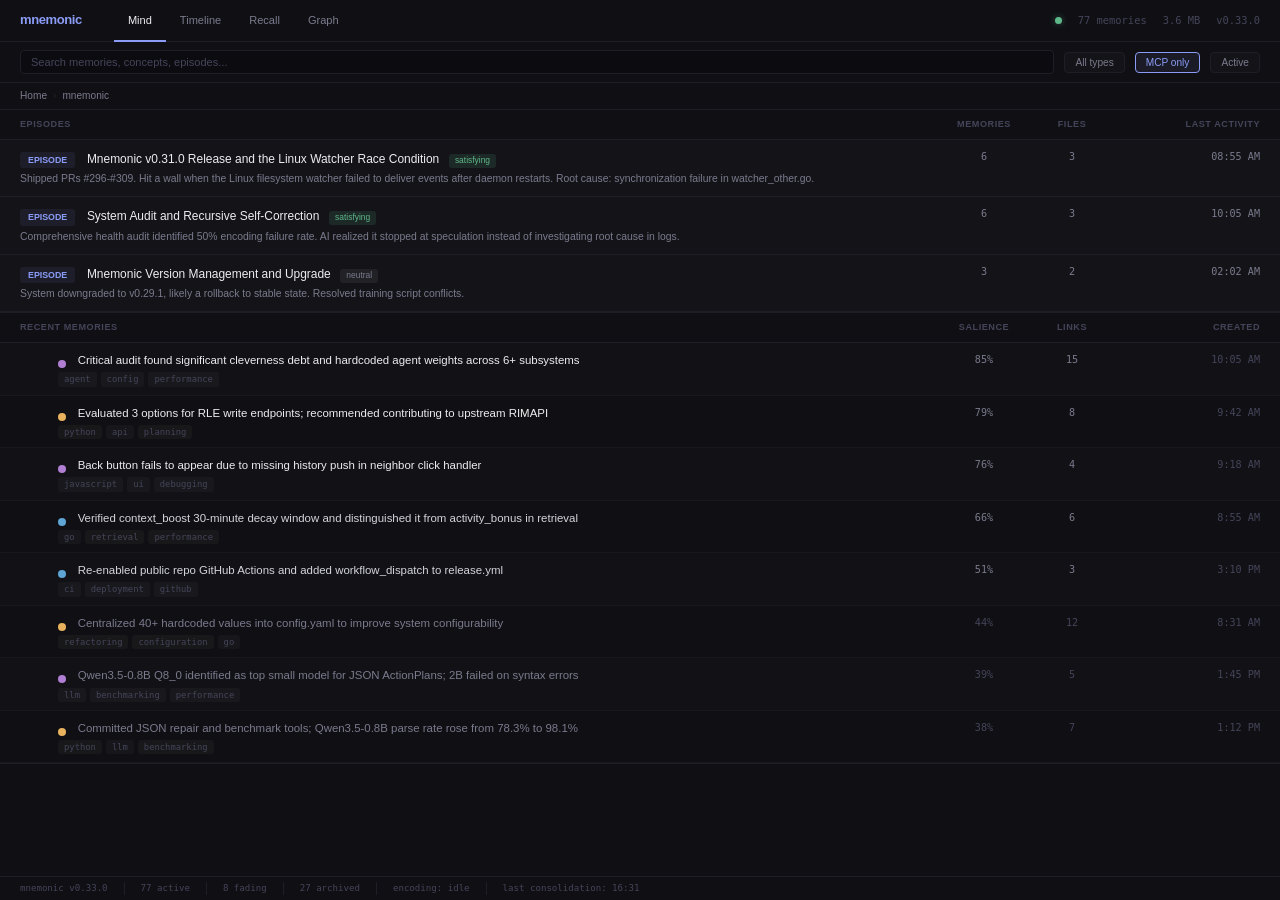
<file: internal/web/mockups/archive/design-forum.html>
<!DOCTYPE html>
<html lang="en">
<head>
<meta charset="UTF-8">
<meta name="viewport" content="width=device-width, initial-scale=1.0">
<title>mnemonic</title>
<style>
*, *::before, *::after { box-sizing: border-box; margin: 0; padding: 0; }

:root {
  --bg: #101014;
  --bg-row: #141418;
  --bg-row-alt: #121216;
  --bg-row-hover: #1a1a20;
  --bg-sticky: #101014;
  --bg-input: #0c0c10;
  --border: #1e1e26;
  --border-light: #28283a;
  --text: #d4d4dc;
  --text-bright: #ededf0;
  --text-dim: #7a7a8e;
  --text-faint: #44445a;
  --accent: #8b9cf7;
  --accent-dim: rgba(139,156,247,0.08);
  --decision: #e8b15e;
  --insight: #b07fd4;
  --learning: #5ea4d4;
  --error: #d46b5e;
  --general: #7a7a8e;
  --green: #5eb88a;
  --font: -apple-system, 'Segoe UI', Helvetica, Arial, sans-serif;
  --mono: 'SF Mono', 'Cascadia Code', 'Fira Code', Consolas, monospace;
}

html { font-size: 13px; }
body {
  background: var(--bg);
  color: var(--text);
  font-family: var(--font);
  -webkit-font-smoothing: antialiased;
  line-height: 1.4;
}

/* ── Header bar ── */
.header {
  background: var(--bg);
  border-bottom: 1px solid var(--border);
  padding: 0 20px;
  display: flex;
  align-items: center;
  height: 42px;
  position: sticky;
  top: 0;
  z-index: 100;
}
.logo {
  font-weight: 600;
  font-size: 1rem;
  color: var(--accent);
  margin-right: 32px;
  letter-spacing: -0.03em;
}
.nav { display: flex; gap: 0; height: 42px; }
.nav-item {
  padding: 0 14px;
  height: 42px;
  display: flex;
  align-items: center;
  font-size: 0.85rem;
  color: var(--text-dim);
  cursor: pointer;
  border: none;
  background: none;
  font-family: var(--font);
  border-bottom: 2px solid transparent;
  transition: color 0.15s;
}
.nav-item:hover { color: var(--text); }
.nav-item.active { color: var(--text-bright); border-bottom-color: var(--accent); }
.header-right {
  margin-left: auto;
  display: flex;
  align-items: center;
  gap: 16px;
  font-size: 0.8rem;
  color: var(--text-faint);
  font-family: var(--mono);
}
.status-dot {
  width: 7px; height: 7px;
  border-radius: 50%;
  background: var(--green);
  box-shadow: 0 0 6px rgba(94,184,138,0.4);
}

/* ── Search bar ── */
.search-bar {
  border-bottom: 1px solid var(--border);
  padding: 8px 20px;
  display: flex;
  align-items: center;
  gap: 10px;
}
.search-bar input {
  flex: 1;
  background: var(--bg-input);
  border: 1px solid var(--border);
  border-radius: 4px;
  color: var(--text);
  font-family: var(--font);
  font-size: 0.85rem;
  padding: 5px 10px;
  outline: none;
}
.search-bar input:focus { border-color: var(--accent); }
.search-bar input::placeholder { color: var(--text-faint); }
.filter-btn {
  font-size: 0.78rem;
  color: var(--text-dim);
  background: var(--bg-row);
  border: 1px solid var(--border);
  border-radius: 4px;
  padding: 4px 10px;
  cursor: pointer;
  font-family: var(--font);
}
.filter-btn:hover { border-color: var(--border-light); color: var(--text); }
.filter-btn.active { color: var(--accent); border-color: var(--accent); background: var(--accent-dim); }

/* ── Pages ── */
.page { display: none; }
.page.active { display: block; }

/* ── Forum-style table layout ── */
.forum-section {
  border-bottom: 1px solid var(--border);
}
.section-header {
  display: grid;
  grid-template-columns: 1fr 80px 80px 140px;
  gap: 8px;
  padding: 8px 20px;
  font-size: 0.7rem;
  font-weight: 600;
  text-transform: uppercase;
  letter-spacing: 0.06em;
  color: var(--text-faint);
  background: var(--bg);
  border-bottom: 1px solid var(--border);
  position: sticky;
  top: 42px;
  z-index: 50;
}
.section-header--recall {
  grid-template-columns: 48px 1fr 80px 80px 140px;
}

/* ── Category row (project/concept grouping) ── */
.category-row {
  display: grid;
  grid-template-columns: 1fr 80px 80px 140px;
  gap: 8px;
  padding: 10px 20px;
  background: var(--bg-row);
  border-bottom: 1px solid var(--border);
  cursor: pointer;
  transition: background 0.1s;
  align-items: center;
}
.category-row:hover { background: var(--bg-row-hover); }
.cat-icon {
  display: inline-flex;
  align-items: center;
  justify-content: center;
  width: 28px; height: 28px;
  border-radius: 6px;
  font-size: 0.75rem;
  font-weight: 700;
  margin-right: 10px;
  flex-shrink: 0;
}
.cat-icon--project { background: rgba(139,156,247,0.12); color: var(--accent); }
.cat-icon--concept { background: rgba(94,184,138,0.12); color: var(--green); }
.cat-title {
  font-size: 0.92rem;
  font-weight: 500;
  color: var(--text-bright);
}
.cat-desc {
  font-size: 0.78rem;
  color: var(--text-dim);
  margin-top: 1px;
}
.cat-stat {
  font-family: var(--mono);
  font-size: 0.78rem;
  color: var(--text-dim);
  font-feature-settings: 'tnum' 1;
  text-align: center;
}
.cat-last {
  font-size: 0.78rem;
  color: var(--text-dim);
  text-align: right;
}
.cat-last-title {
  color: var(--text);
  font-size: 0.78rem;
  white-space: nowrap;
  overflow: hidden;
  text-overflow: ellipsis;
}

/* ── Thread/memory rows ── */
.thread-row {
  display: grid;
  grid-template-columns: 1fr 80px 80px 140px;
  gap: 8px;
  padding: 8px 20px 8px 58px;
  border-bottom: 1px solid rgba(30,30,38,0.5);
  cursor: pointer;
  transition: background 0.1s;
  align-items: start;
}
.thread-row:hover { background: var(--bg-row-hover); }
.thread-row:nth-child(even) { background: var(--bg-row-alt); }
.thread-row:nth-child(even):hover { background: var(--bg-row-hover); }
.thread-type {
  display: inline-block;
  width: 8px; height: 8px;
  border-radius: 50%;
  margin-right: 8px;
  flex-shrink: 0;
  position: relative;
  top: 4px;
}
.thread-title {
  font-size: 0.88rem;
  color: var(--text-bright);
  line-height: 1.4;
}
.thread-title:hover { color: var(--accent); }
.thread-tags {
  margin-top: 3px;
  display: flex;
  gap: 4px;
  flex-wrap: wrap;
}
.thread-tag {
  font-size: 0.68rem;
  color: var(--text-faint);
  background: rgba(255,255,255,0.03);
  padding: 1px 6px;
  border-radius: 3px;
  font-family: var(--mono);
}
.thread-stat {
  font-family: var(--mono);
  font-size: 0.78rem;
  color: var(--text-dim);
  font-feature-settings: 'tnum' 1;
  text-align: center;
  padding-top: 2px;
}
.thread-last {
  font-size: 0.78rem;
  color: var(--text-faint);
  text-align: right;
  padding-top: 2px;
  font-family: var(--mono);
  font-feature-settings: 'tnum' 1;
}

/* Salience as a visual weight */
.sal-high .thread-title { color: var(--text-bright); font-weight: 500; }
.sal-mid .thread-title { color: var(--text); font-weight: 400; }
.sal-low .thread-title { color: var(--text-dim); font-weight: 400; }
.sal-low .thread-stat { color: var(--text-faint); }

/* ── Episode (expanded thread) ── */
.episode-row {
  display: grid;
  grid-template-columns: 1fr 80px 80px 140px;
  gap: 8px;
  padding: 10px 20px;
  background: var(--bg-row);
  border-bottom: 1px solid var(--border);
  cursor: pointer;
  transition: background 0.1s;
  align-items: start;
}
.episode-row:hover { background: var(--bg-row-hover); }
.ep-indicator {
  display: inline-flex;
  align-items: center;
  gap: 4px;
  font-size: 0.68rem;
  font-weight: 600;
  color: var(--accent);
  background: var(--accent-dim);
  padding: 2px 8px;
  border-radius: 3px;
  margin-right: 8px;
}
.ep-title {
  font-size: 0.92rem;
  font-weight: 500;
  color: var(--text-bright);
}
.ep-summary {
  font-size: 0.8rem;
  color: var(--text-dim);
  margin-top: 3px;
  line-height: 1.45;
}
.ep-mood {
  display: inline-block;
  font-size: 0.65rem;
  padding: 1px 6px;
  border-radius: 3px;
  margin-left: 6px;
  font-weight: 500;
}
.ep-mood--satisfying { background: rgba(94,184,138,0.12); color: var(--green); }
.ep-mood--neutral { background: rgba(122,122,142,0.12); color: var(--text-dim); }

/* ── Timeline view ── */
.tl-date-row {
  padding: 8px 20px;
  font-size: 0.78rem;
  font-weight: 600;
  color: var(--text-dim);
  background: var(--bg);
  border-bottom: 1px solid var(--border);
  position: sticky;
  top: 42px;
  z-index: 50;
  display: flex;
  justify-content: space-between;
}
.tl-date-count { font-weight: 400; color: var(--text-faint); }
.tl-row {
  display: grid;
  grid-template-columns: 60px 8px 1fr 60px;
  gap: 12px;
  padding: 7px 20px;
  border-bottom: 1px solid rgba(30,30,38,0.5);
  cursor: pointer;
  transition: background 0.1s;
  align-items: start;
  font-size: 0.85rem;
}
.tl-row:hover { background: var(--bg-row-hover); }
.tl-row:nth-child(even) { background: var(--bg-row-alt); }
.tl-row:nth-child(even):hover { background: var(--bg-row-hover); }
.tl-time {
  font-family: var(--mono);
  font-size: 0.78rem;
  color: var(--text-faint);
  font-feature-settings: 'tnum' 1;
  text-align: right;
  padding-top: 1px;
}
.tl-dot {
  width: 8px; height: 8px;
  border-radius: 50%;
  margin-top: 4px;
}
.tl-text { color: var(--text); }
.tl-sal {
  font-family: var(--mono);
  font-size: 0.75rem;
  color: var(--text-faint);
  font-feature-settings: 'tnum' 1;
  text-align: right;
  padding-top: 1px;
}

/* ── Recall view ── */
.recall-row {
  display: grid;
  grid-template-columns: 48px 1fr 80px 80px 140px;
  gap: 8px;
  padding: 8px 20px;
  border-bottom: 1px solid rgba(30,30,38,0.5);
  cursor: pointer;
  transition: background 0.1s;
  align-items: start;
}
.recall-row:hover { background: var(--bg-row-hover); }
.recall-row:nth-child(even) { background: var(--bg-row-alt); }
.recall-row:nth-child(even):hover { background: var(--bg-row-hover); }
.recall-score {
  font-family: var(--mono);
  font-size: 0.92rem;
  font-weight: 600;
  font-feature-settings: 'tnum' 1, 'zero' 1;
  text-align: center;
  padding-top: 1px;
}
.recall-score--high { color: var(--accent); }
.recall-score--mid { color: var(--text-dim); }
.recall-score--low { color: var(--text-faint); }
.recall-stats-bar {
  padding: 6px 20px;
  font-size: 0.78rem;
  color: var(--text-faint);
  font-family: var(--mono);
  border-bottom: 1px solid var(--border);
  display: flex;
  gap: 16px;
}

/* ── Graph view ── */
.graph-top {
  padding: 10px 20px;
  display: flex;
  align-items: center;
  gap: 12px;
  border-bottom: 1px solid var(--border);
}
.graph-back {
  font-size: 0.8rem;
  color: var(--text-dim);
  background: var(--bg-row);
  border: 1px solid var(--border);
  border-radius: 4px;
  padding: 4px 10px;
  cursor: pointer;
  font-family: var(--font);
}
.graph-back:hover { border-color: var(--border-light); color: var(--text); }
.graph-trail {
  font-size: 0.8rem;
  color: var(--text-faint);
}
.graph-trail b { color: var(--text); font-weight: 400; }
.graph-canvas {
  height: calc(100vh - 100px);
  background: var(--bg-row);
  position: relative;
}
.graph-canvas-text {
  position: absolute;
  top: 50%; left: 50%;
  transform: translate(-50%, -50%);
  color: var(--text-faint);
  font-size: 0.85rem;
}
.graph-detail {
  position: absolute;
  bottom: 16px; right: 16px;
  width: 280px;
  background: rgba(16,16,20,0.92);
  backdrop-filter: blur(12px);
  border: 1px solid var(--border);
  border-radius: 6px;
  padding: 16px;
}
.gd-type {
  font-size: 0.68rem;
  font-weight: 600;
  text-transform: uppercase;
  letter-spacing: 0.06em;
  margin-bottom: 6px;
  display: flex;
  align-items: center;
  gap: 6px;
}
.gd-type::before { content: ''; width: 6px; height: 6px; border-radius: 50%; }
.gd-text {
  font-size: 0.88rem;
  color: var(--text-bright);
  line-height: 1.4;
  margin-bottom: 12px;
}
.gd-row {
  display: flex;
  justify-content: space-between;
  padding: 4px 0;
  font-size: 0.78rem;
  border-top: 1px solid var(--border);
}
.gd-label { color: var(--text-faint); }
.gd-val { color: var(--text-dim); font-family: var(--mono); font-feature-settings: 'tnum' 1; }

/* ── Footer stats ── */
.footer-bar {
  position: fixed;
  bottom: 0; left: 0; right: 0;
  height: 24px;
  background: var(--bg);
  border-top: 1px solid var(--border);
  display: flex;
  align-items: center;
  padding: 0 20px;
  font-size: 0.7rem;
  color: var(--text-faint);
  font-family: var(--mono);
  gap: 16px;
  z-index: 100;
}
.footer-bar span + span { border-left: 1px solid var(--border); padding-left: 16px; }

/* ── Breadcrumb ── */
.breadcrumb {
  padding: 6px 20px;
  font-size: 0.78rem;
  color: var(--text-faint);
  border-bottom: 1px solid var(--border);
}
.breadcrumb a { color: var(--text-dim); text-decoration: none; }
.breadcrumb a:hover { color: var(--accent); }
.breadcrumb .sep { margin: 0 6px; opacity: 0.4; }
</style>
</head>
<body>

<!-- ═══ HEADER ═══ -->
<div class="header">
  <div class="logo">mnemonic</div>
  <div class="nav">
    <button class="nav-item active" onclick="go('mind',this)">Mind</button>
    <button class="nav-item" onclick="go('timeline',this)">Timeline</button>
    <button class="nav-item" onclick="go('recall',this)">Recall</button>
    <button class="nav-item" onclick="go('graph',this)">Graph</button>
  </div>
  <div class="header-right">
    <span class="status-dot"></span>
    <span>77 memories</span>
    <span>3.6 MB</span>
    <span>v0.33.0</span>
  </div>
</div>

<!-- ═══════════════════════════════════════
     MIND — forum-style memory browser
     ═══════════════════════════════════════ -->
<div class="page active" id="p-mind">
  <div class="search-bar">
    <input type="text" placeholder="Search memories, concepts, episodes...">
    <button class="filter-btn">All types</button>
    <button class="filter-btn active">MCP only</button>
    <button class="filter-btn">Active</button>
  </div>

  <div class="breadcrumb">
    <a href="#">Home</a><span class="sep">&rsaquo;</span><a href="#">mnemonic</a>
  </div>

  <!-- Section: Episodes (threads) -->
  <div class="forum-section">
    <div class="section-header">
      <span>Episodes</span>
      <span style="text-align:center">Memories</span>
      <span style="text-align:center">Files</span>
      <span style="text-align:right">Last Activity</span>
    </div>

    <div class="episode-row">
      <div>
        <span class="ep-indicator">EPISODE</span>
        <span class="ep-title">Mnemonic v0.31.0 Release and the Linux Watcher Race Condition</span>
        <span class="ep-mood ep-mood--satisfying">satisfying</span>
        <div class="ep-summary">Shipped PRs #296-#309. Hit a wall when the Linux filesystem watcher failed to deliver events after daemon restarts. Root cause: synchronization failure in watcher_other.go.</div>
      </div>
      <div class="cat-stat">6</div>
      <div class="cat-stat">3</div>
      <div class="cat-last" style="font-family:var(--mono);font-feature-settings:'tnum' 1">08:55 AM</div>
    </div>

    <div class="episode-row">
      <div>
        <span class="ep-indicator">EPISODE</span>
        <span class="ep-title">System Audit and Recursive Self-Correction</span>
        <span class="ep-mood ep-mood--satisfying">satisfying</span>
        <div class="ep-summary">Comprehensive health audit identified 50% encoding failure rate. AI realized it stopped at speculation instead of investigating root cause in logs.</div>
      </div>
      <div class="cat-stat">6</div>
      <div class="cat-stat">3</div>
      <div class="cat-last" style="font-family:var(--mono);font-feature-settings:'tnum' 1">10:05 AM</div>
    </div>

    <div class="episode-row">
      <div>
        <span class="ep-indicator">EPISODE</span>
        <span class="ep-title">Mnemonic Version Management and Upgrade</span>
        <span class="ep-mood ep-mood--neutral">neutral</span>
        <div class="ep-summary">System downgraded to v0.29.1, likely a rollback to stable state. Resolved training script conflicts.</div>
      </div>
      <div class="cat-stat">3</div>
      <div class="cat-stat">2</div>
      <div class="cat-last" style="font-family:var(--mono);font-feature-settings:'tnum' 1">02:02 AM</div>
    </div>
  </div>

  <!-- Section: Recent memories (individual posts) -->
  <div class="forum-section">
    <div class="section-header">
      <span>Recent Memories</span>
      <span style="text-align:center">Salience</span>
      <span style="text-align:center">Links</span>
      <span style="text-align:right">Created</span>
    </div>

    <div class="thread-row sal-high">
      <div>
        <span class="thread-type" style="background:var(--insight)"></span>
        <span class="thread-title">Critical audit found significant cleverness debt and hardcoded agent weights across 6+ subsystems</span>
        <div class="thread-tags"><span class="thread-tag">agent</span><span class="thread-tag">config</span><span class="thread-tag">performance</span></div>
      </div>
      <div class="thread-stat">85%</div>
      <div class="thread-stat">15</div>
      <div class="thread-last">10:05 AM</div>
    </div>

    <div class="thread-row sal-high">
      <div>
        <span class="thread-type" style="background:var(--decision)"></span>
        <span class="thread-title">Evaluated 3 options for RLE write endpoints; recommended contributing to upstream RIMAPI</span>
        <div class="thread-tags"><span class="thread-tag">python</span><span class="thread-tag">api</span><span class="thread-tag">planning</span></div>
      </div>
      <div class="thread-stat">79%</div>
      <div class="thread-stat">8</div>
      <div class="thread-last">9:42 AM</div>
    </div>

    <div class="thread-row sal-high">
      <div>
        <span class="thread-type" style="background:var(--insight)"></span>
        <span class="thread-title">Back button fails to appear due to missing history push in neighbor click handler</span>
        <div class="thread-tags"><span class="thread-tag">javascript</span><span class="thread-tag">ui</span><span class="thread-tag">debugging</span></div>
      </div>
      <div class="thread-stat">76%</div>
      <div class="thread-stat">4</div>
      <div class="thread-last">9:18 AM</div>
    </div>

    <div class="thread-row sal-mid">
      <div>
        <span class="thread-type" style="background:var(--learning)"></span>
        <span class="thread-title">Verified context_boost 30-minute decay window and distinguished it from activity_bonus in retrieval</span>
        <div class="thread-tags"><span class="thread-tag">go</span><span class="thread-tag">retrieval</span><span class="thread-tag">performance</span></div>
      </div>
      <div class="thread-stat">66%</div>
      <div class="thread-stat">6</div>
      <div class="thread-last">8:55 AM</div>
    </div>

    <div class="thread-row sal-mid">
      <div>
        <span class="thread-type" style="background:var(--learning)"></span>
        <span class="thread-title">Re-enabled public repo GitHub Actions and added workflow_dispatch to release.yml</span>
        <div class="thread-tags"><span class="thread-tag">ci</span><span class="thread-tag">deployment</span><span class="thread-tag">github</span></div>
      </div>
      <div class="thread-stat">51%</div>
      <div class="thread-stat">3</div>
      <div class="thread-last">3:10 PM</div>
    </div>

    <div class="thread-row sal-low">
      <div>
        <span class="thread-type" style="background:var(--decision)"></span>
        <span class="thread-title">Centralized 40+ hardcoded values into config.yaml to improve system configurability</span>
        <div class="thread-tags"><span class="thread-tag">refactoring</span><span class="thread-tag">configuration</span><span class="thread-tag">go</span></div>
      </div>
      <div class="thread-stat">44%</div>
      <div class="thread-stat">12</div>
      <div class="thread-last">8:31 AM</div>
    </div>

    <div class="thread-row sal-low">
      <div>
        <span class="thread-type" style="background:var(--insight)"></span>
        <span class="thread-title">Qwen3.5-0.8B Q8_0 identified as top small model for JSON ActionPlans; 2B failed on syntax errors</span>
        <div class="thread-tags"><span class="thread-tag">llm</span><span class="thread-tag">benchmarking</span><span class="thread-tag">performance</span></div>
      </div>
      <div class="thread-stat">39%</div>
      <div class="thread-stat">5</div>
      <div class="thread-last">1:45 PM</div>
    </div>

    <div class="thread-row sal-low">
      <div>
        <span class="thread-type" style="background:var(--decision)"></span>
        <span class="thread-title">Committed JSON repair and benchmark tools; Qwen3.5-0.8B parse rate rose from 78.3% to 98.1%</span>
        <div class="thread-tags"><span class="thread-tag">python</span><span class="thread-tag">llm</span><span class="thread-tag">benchmarking</span></div>
      </div>
      <div class="thread-stat">38%</div>
      <div class="thread-stat">7</div>
      <div class="thread-last">1:12 PM</div>
    </div>
  </div>
</div>

<!-- ═══════════════════════════════════════
     TIMELINE — chronological feed
     ═══════════════════════════════════════ -->
<div class="page" id="p-timeline">
  <div class="search-bar">
    <input type="text" placeholder="Filter timeline...">
    <button class="filter-btn active">Today</button>
    <button class="filter-btn">Week</button>
    <button class="filter-btn">Month</button>
  </div>

  <div class="tl-date-row"><span>Friday, March 21</span><span class="tl-date-count">6 memories</span></div>

  <div class="tl-row"><div class="tl-time">10:05</div><div class="tl-dot" style="background:var(--insight)"></div><div class="tl-text">Critical audit found significant cleverness debt and hardcoded agent weights across 6+ subsystems</div><div class="tl-sal">85%</div></div>
  <div class="tl-row"><div class="tl-time">9:42</div><div class="tl-dot" style="background:var(--decision)"></div><div class="tl-text">Evaluated 3 options for RLE write endpoints; recommended contributing to upstream RIMAPI</div><div class="tl-sal">79%</div></div>
  <div class="tl-row"><div class="tl-time">9:18</div><div class="tl-dot" style="background:var(--insight)"></div><div class="tl-text">Back button fails to appear due to missing history push in neighbor click handler</div><div class="tl-sal">76%</div></div>
  <div class="tl-row"><div class="tl-time">8:55</div><div class="tl-dot" style="background:var(--learning)"></div><div class="tl-text">Verified context_boost 30-minute decay window and distinguished it from activity_bonus in retrieval</div><div class="tl-sal">66%</div></div>
  <div class="tl-row"><div class="tl-time">8:31</div><div class="tl-dot" style="background:var(--decision)"></div><div class="tl-text">Centralized 40+ hardcoded values into config.yaml to improve system configurability</div><div class="tl-sal">44%</div></div>

  <div class="tl-date-row"><span>Thursday, March 20</span><span class="tl-date-count">2 memories</span></div>

  <div class="tl-row"><div class="tl-time">3:10 PM</div><div class="tl-dot" style="background:var(--learning)"></div><div class="tl-text">Re-enabled public repo GitHub Actions and added workflow_dispatch to release.yml</div><div class="tl-sal">51%</div></div>
  <div class="tl-row"><div class="tl-time">1:12 PM</div><div class="tl-dot" style="background:var(--decision)"></div><div class="tl-text">Committed JSON repair and benchmark tools; parse rate rose from 78.3% to 98.1%</div><div class="tl-sal">38%</div></div>
</div>

<!-- ═══════════════════════════════════════
     RECALL — search results
     ═══════════════════════════════════════ -->
<div class="page" id="p-recall">
  <div class="search-bar">
    <input type="text" placeholder="What do you remember about..." value="hardcoded agent weights">
    <button class="filter-btn" style="background:var(--accent);color:var(--bg);border-color:var(--accent)">Recall</button>
  </div>
  <div class="recall-stats-bar">
    <span>4 results</span>
    <span>12ms</span>
    <span>3 hops</span>
  </div>

  <div class="section-header section-header--recall">
    <span style="text-align:center">Score</span>
    <span>Memory</span>
    <span style="text-align:center">Salience</span>
    <span style="text-align:center">Links</span>
    <span style="text-align:right">Created</span>
  </div>

  <div class="recall-row">
    <div class="recall-score recall-score--high">.92</div>
    <div><span class="thread-type" style="background:var(--insight)"></span><span class="thread-title">Critical audit found significant cleverness debt and hardcoded agent weights across 6+ subsystems</span><div class="thread-tags"><span class="thread-tag">agent</span><span class="thread-tag">config</span><span class="thread-tag">performance</span></div></div>
    <div class="thread-stat">85%</div>
    <div class="thread-stat">15</div>
    <div class="thread-last">10:05 AM</div>
  </div>

  <div class="recall-row">
    <div class="recall-score recall-score--mid">.78</div>
    <div><span class="thread-type" style="background:var(--decision)"></span><span class="thread-title">Centralized 40+ hardcoded values into config.yaml to improve system configurability</span><div class="thread-tags"><span class="thread-tag">refactoring</span><span class="thread-tag">configuration</span><span class="thread-tag">go</span></div></div>
    <div class="thread-stat">44%</div>
    <div class="thread-stat">12</div>
    <div class="thread-last">8:31 AM</div>
  </div>

  <div class="recall-row">
    <div class="recall-score recall-score--mid">.61</div>
    <div><span class="thread-type" style="background:var(--learning)"></span><span class="thread-title">Verified context_boost 30-minute decay window and distinguished it from activity_bonus in retrieval</span><div class="thread-tags"><span class="thread-tag">go</span><span class="thread-tag">retrieval</span><span class="thread-tag">performance</span></div></div>
    <div class="thread-stat">66%</div>
    <div class="thread-stat">6</div>
    <div class="thread-last">8:55 AM</div>
  </div>

  <div class="recall-row">
    <div class="recall-score recall-score--low">.43</div>
    <div><span class="thread-type" style="background:var(--insight)"></span><span class="thread-title">Qwen3.5-0.8B Q8_0 identified as top small model for JSON ActionPlans; 2B failed on syntax errors</span><div class="thread-tags"><span class="thread-tag">llm</span><span class="thread-tag">benchmarking</span><span class="thread-tag">performance</span></div></div>
    <div class="thread-stat">39%</div>
    <div class="thread-stat">5</div>
    <div class="thread-last">1:45 PM</div>
  </div>
</div>

<!-- ═══════════════════════════════════════
     GRAPH — ego graph
     ═══════════════════════════════════════ -->
<div class="page" id="p-graph">
  <div class="graph-top">
    <button class="graph-back">&larr; Back</button>
    <div class="graph-trail">cleverness debt &rsaquo; <b>Centralized 40+ hardcoded values...</b></div>
  </div>
  <div class="graph-canvas">
    <div class="graph-canvas-text">ego graph</div>
    <div class="graph-detail">
      <div class="gd-type" style="color:var(--decision)"><span style="display:inline-block;width:6px;height:6px;border-radius:50%;background:var(--decision);margin-right:6px"></span>DECISION</div>
      <div class="gd-text">Centralized 40+ hardcoded values into config.yaml to improve system configurability</div>
      <div class="gd-row"><span class="gd-label">salience</span><span class="gd-val">0.44</span></div>
      <div class="gd-row"><span class="gd-label">source</span><span class="gd-val">mcp</span></div>
      <div class="gd-row"><span class="gd-label">connections</span><span class="gd-val">15</span></div>
      <div class="gd-row"><span class="gd-label">created</span><span class="gd-val">Mar 21, 2026</span></div>
    </div>
  </div>
</div>

<!-- ═══ FOOTER ═══ -->
<div class="footer-bar">
  <span>mnemonic v0.33.0</span>
  <span>77 active</span>
  <span>8 fading</span>
  <span>27 archived</span>
  <span>encoding: idle</span>
  <span>last consolidation: 16:31</span>
</div>

<script>
function go(name, btn) {
  document.querySelectorAll('.page').forEach(function(p) { p.classList.remove('active'); });
  document.querySelectorAll('.nav-item').forEach(function(t) { t.classList.remove('active'); });
  document.getElementById('p-' + name).classList.add('active');
  btn.classList.add('active');
}
</script>
</body>
</html>
</file>
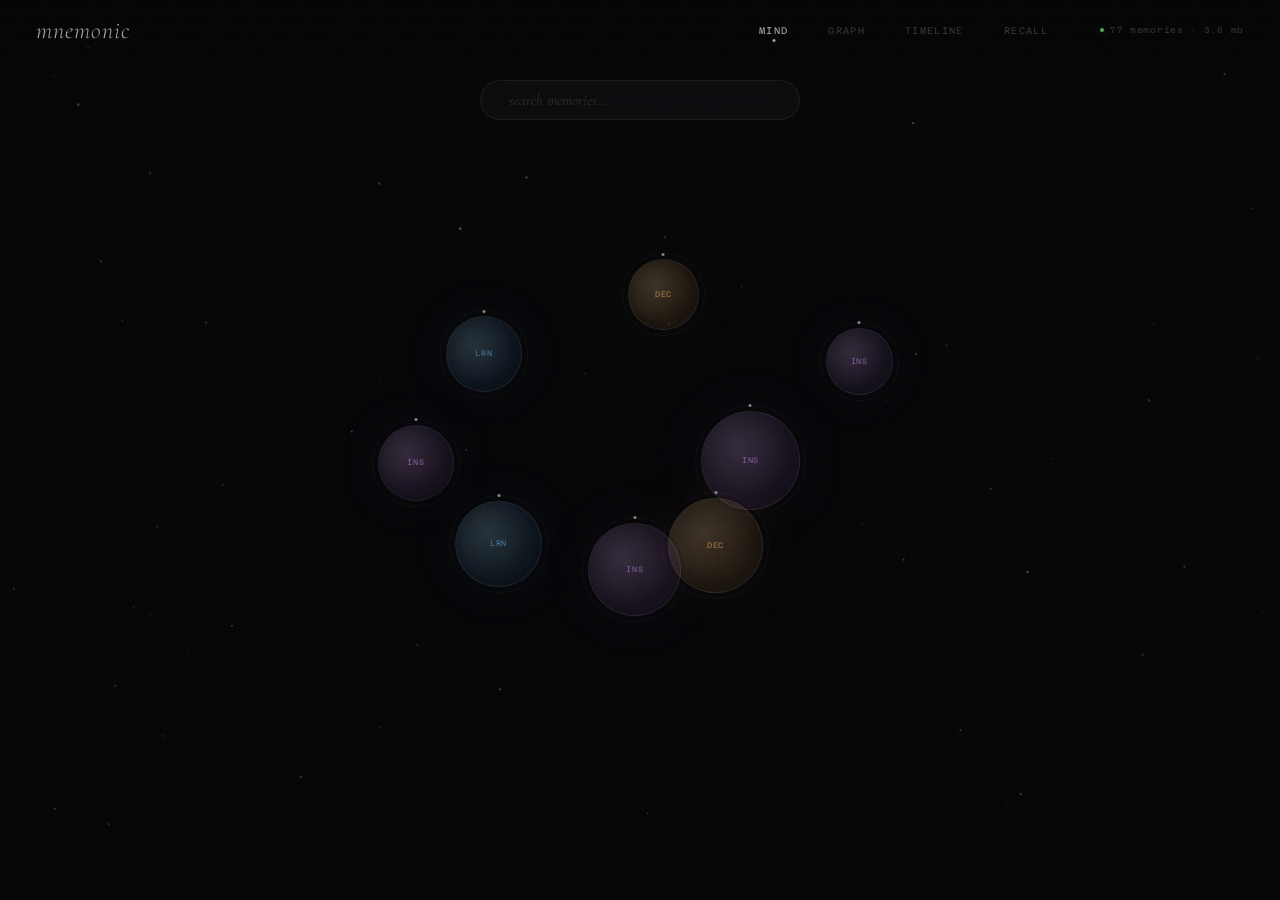
<file: internal/web/mockups/archive/design-wild.html>
<!DOCTYPE html>
<html lang="en">
<head>
<meta charset="UTF-8">
<meta name="viewport" content="width=device-width, initial-scale=1.0">
<title>mnemonic</title>
<link href="https://fonts.googleapis.com/css2?family=Cormorant+Garamond:ital,wght@0,300;0,400;0,500;0,600;1,300;1,400&family=Azeret+Mono:wght@300;400;500&display=swap" rel="stylesheet">
<style>
@font-face {
  font-family: 'Departure';
  src: url('https://fonts.cdnfonts.com/css/departure-mono') format('woff2');
  font-display: swap;
}

*, *::before, *::after { box-sizing: border-box; margin: 0; padding: 0; }

:root {
  --void: #050507;
  --deep: #0a0a0f;
  --surface: #111118;
  --dim-edge: rgba(255,255,255,0.04);
  --t1: #f0eee8;
  --t2: #a8a4a0;
  --t3: #605c58;
  --t4: #353230;
  --decision: #e8b15e;
  --insight: #b07fd4;
  --learning: #5ea4d4;
  --error: #d46b5e;
  --glow-decision: rgba(232,177,94,0.15);
  --glow-insight: rgba(176,127,212,0.15);
  --glow-learning: rgba(94,164,212,0.15);
  --glow-error: rgba(212,107,94,0.15);
  --display: 'Cormorant Garamond', 'Garamond', serif;
  --mono: 'Azeret Mono', 'SF Mono', monospace;
}

html, body {
  height: 100%;
  overflow: hidden;
  font-family: var(--display);
  background: var(--void);
  color: var(--t1);
  -webkit-font-smoothing: antialiased;
  cursor: default;
}

/* ═══ PARTICLE CANVAS — the living background ═══ */
#particles {
  position: fixed;
  inset: 0;
  z-index: 0;
  pointer-events: none;
}

/* ═══ NAV — ethereal, part of the atmosphere ═══ */
.shell-nav {
  position: fixed;
  top: 0; left: 0; right: 0;
  height: 60px;
  display: flex;
  align-items: center;
  padding: 0 36px;
  z-index: 100;
  background: linear-gradient(180deg, rgba(5,5,7,0.9) 0%, rgba(5,5,7,0.4) 70%, transparent 100%);
}
.shell-brand {
  font-family: var(--display);
  font-size: 1.5rem;
  font-weight: 300;
  font-style: italic;
  color: var(--t2);
  letter-spacing: 0.04em;
  margin-right: auto;
  user-select: none;
}
.shell-tabs {
  display: flex;
  gap: 0;
}
.shell-tab {
  font-family: var(--mono);
  font-size: 0.6rem;
  font-weight: 400;
  color: var(--t4);
  letter-spacing: 0.14em;
  text-transform: uppercase;
  padding: 8px 20px;
  cursor: pointer;
  border: none;
  background: none;
  position: relative;
  transition: color 0.5s;
}
.shell-tab:hover { color: var(--t3); }
.shell-tab.active { color: var(--t2); }
.shell-tab.active::after {
  content: '';
  position: absolute;
  bottom: 2px;
  left: 50%;
  width: 3px;
  height: 3px;
  border-radius: 50%;
  background: var(--t2);
  transform: translateX(-50%);
  box-shadow: 0 0 8px rgba(255,255,255,0.3);
}
.shell-status {
  margin-left: 32px;
  font-family: var(--mono);
  font-size: 0.55rem;
  color: var(--t4);
  letter-spacing: 0.08em;
  display: flex;
  align-items: center;
  gap: 6px;
}
.shell-pulse {
  width: 4px; height: 4px;
  border-radius: 50%;
  background: #5ea45e;
  box-shadow: 0 0 8px rgba(94,164,94,0.6);
  animation: breathe 3s ease-in-out infinite;
}
@keyframes breathe {
  0%, 100% { opacity: 1; transform: scale(1); }
  50% { opacity: 0.5; transform: scale(0.7); }
}

/* ═══ PAGES ═══ */
.view { display: none; position: fixed; inset: 0; z-index: 10; overflow: hidden; }
.view.active { display: block; }

/* ═══ MIND — memories as celestial objects ═══ */
.mind-field {
  position: absolute;
  inset: 0;
  overflow: hidden;
}
.mind-search {
  position: absolute;
  top: 80px;
  left: 50%;
  transform: translateX(-50%);
  z-index: 20;
  text-align: center;
}
.mind-search input {
  background: rgba(255,255,255,0.03);
  border: 1px solid rgba(255,255,255,0.06);
  border-radius: 999px;
  padding: 10px 28px;
  width: 320px;
  color: var(--t1);
  font-family: var(--display);
  font-size: 0.95rem;
  font-weight: 300;
  font-style: italic;
  outline: none;
  backdrop-filter: blur(20px);
  -webkit-backdrop-filter: blur(20px);
  transition: all 0.4s;
}
.mind-search input::placeholder { color: var(--t4); font-style: italic; }
.mind-search input:focus {
  border-color: rgba(255,255,255,0.12);
  background: rgba(255,255,255,0.05);
  width: 380px;
}

/* Memory orbs */
.orb {
  position: absolute;
  cursor: pointer;
  transition: transform 0.4s cubic-bezier(0.16, 1, 0.3, 1), filter 0.4s;
  transform-origin: center center;
}
.orb:hover {
  transform: scale(1.08) !important;
  z-index: 30;
}
.orb-glow {
  position: absolute;
  inset: -40%;
  border-radius: 50%;
  filter: blur(30px);
  opacity: 0.4;
  pointer-events: none;
}
.orb-core {
  position: relative;
  border-radius: 50%;
  display: flex;
  align-items: center;
  justify-content: center;
  border: 1px solid rgba(255,255,255,0.08);
  overflow: hidden;
  backdrop-filter: blur(4px);
}
.orb-core::before {
  content: '';
  position: absolute;
  inset: 0;
  border-radius: 50%;
  background: radial-gradient(circle at 35% 35%, rgba(255,255,255,0.08), transparent 60%);
  pointer-events: none;
}
.orb-text {
  position: absolute;
  top: calc(100% + 12px);
  left: 50%;
  transform: translateX(-50%);
  width: max-content;
  max-width: 220px;
  text-align: center;
  font-family: var(--display);
  font-size: 0.82rem;
  font-weight: 400;
  color: var(--t2);
  line-height: 1.4;
  opacity: 0;
  transition: opacity 0.3s;
  pointer-events: none;
  text-wrap: balance;
}
.orb:hover .orb-text { opacity: 1; }
.orb-type {
  font-family: var(--mono);
  font-size: 0.5rem;
  letter-spacing: 0.14em;
  text-transform: uppercase;
  opacity: 0.7;
  display: block;
  margin-bottom: 4px;
}
.orb-meta {
  font-family: var(--mono);
  font-size: 0.48rem;
  color: var(--t4);
  letter-spacing: 0.06em;
  margin-top: 4px;
  display: block;
}
/* Salience ring — subtle orbiting dot */
.orb-ring {
  position: absolute;
  inset: -6px;
  border-radius: 50%;
  border: 1px solid rgba(255,255,255,0.04);
  pointer-events: none;
}
.orb-ring::after {
  content: '';
  position: absolute;
  width: 3px; height: 3px;
  border-radius: 50%;
  background: white;
  top: -1.5px;
  left: 50%;
  transform: translateX(-50%);
  animation: orbit var(--orbit-speed, 8s) linear infinite;
  opacity: 0.5;
}
@keyframes orbit {
  from { transform: translateX(-50%) rotate(0deg) translateY(calc(var(--orbit-r, 30px))) rotate(0deg); }
  to { transform: translateX(-50%) rotate(360deg) translateY(calc(var(--orbit-r, 30px))) rotate(-360deg); }
}

/* ═══ GRAPH — ego graph placeholder ═══ */
.graph-container {
  position: absolute;
  inset: 60px 0 0 0;
  display: flex;
  align-items: center;
  justify-content: center;
}
.graph-breadcrumb {
  position: absolute;
  top: 20px;
  left: 36px;
  font-family: var(--mono);
  font-size: 0.58rem;
  color: var(--t4);
  letter-spacing: 0.06em;
  display: flex;
  align-items: center;
  gap: 8px;
  z-index: 20;
}
.graph-back {
  color: var(--t3);
  cursor: pointer;
  background: none;
  border: 1px solid var(--dim-edge);
  border-radius: 999px;
  padding: 4px 14px;
  font-family: var(--mono);
  font-size: 0.55rem;
  letter-spacing: 0.06em;
  transition: all 0.3s;
}
.graph-back:hover { border-color: rgba(255,255,255,0.1); color: var(--t2); }
.graph-canvas {
  width: 100%;
  height: 100%;
  position: relative;
}
/* Ego node - center */
.ego-center {
  position: absolute;
  top: 50%; left: 50%;
  transform: translate(-50%, -50%);
  text-align: center;
}
.ego-core {
  width: 80px; height: 80px;
  border-radius: 50%;
  background: radial-gradient(circle at 40% 40%, rgba(232,177,94,0.25), rgba(232,177,94,0.05));
  border: 1px solid rgba(232,177,94,0.2);
  display: flex;
  align-items: center;
  justify-content: center;
  margin: 0 auto 16px;
  animation: ego-pulse 4s ease-in-out infinite;
  box-shadow: 0 0 40px rgba(232,177,94,0.08);
}
@keyframes ego-pulse {
  0%, 100% { box-shadow: 0 0 40px rgba(232,177,94,0.08); }
  50% { box-shadow: 0 0 60px rgba(232,177,94,0.15); }
}
.ego-label {
  font-family: var(--display);
  font-size: 0.85rem;
  font-weight: 400;
  color: var(--t2);
  max-width: 200px;
  text-wrap: balance;
  line-height: 1.4;
}
/* Satellite nodes */
.satellite {
  position: absolute;
  text-align: center;
  cursor: pointer;
  transition: transform 0.3s;
}
.satellite:hover { transform: scale(1.1); }
.sat-dot {
  width: 24px; height: 24px;
  border-radius: 50%;
  margin: 0 auto 8px;
  border: 1px solid rgba(255,255,255,0.1);
}
.sat-line {
  position: absolute;
  pointer-events: none;
  opacity: 0.06;
}
.sat-label {
  font-family: var(--display);
  font-size: 0.72rem;
  color: var(--t3);
  max-width: 140px;
  line-height: 1.3;
}
/* Graph detail panel */
.graph-detail {
  position: absolute;
  bottom: 24px; right: 24px;
  width: 280px;
  background: rgba(10,10,15,0.75);
  backdrop-filter: blur(24px);
  -webkit-backdrop-filter: blur(24px);
  border: 1px solid var(--dim-edge);
  border-radius: 16px;
  padding: 24px;
  z-index: 20;
}
.gd-type {
  font-family: var(--mono);
  font-size: 0.5rem;
  letter-spacing: 0.14em;
  text-transform: uppercase;
  margin-bottom: 10px;
  display: flex;
  align-items: center;
  gap: 6px;
}
.gd-type::before {
  content: '';
  width: 5px; height: 5px;
  border-radius: 50%;
}
.gd-type--decision { color: var(--decision); }
.gd-type--decision::before { background: var(--decision); }
.gd-title {
  font-family: var(--display);
  font-size: 0.95rem;
  font-weight: 400;
  line-height: 1.5;
  color: var(--t1);
  margin-bottom: 18px;
}
.gd-row {
  display: flex;
  justify-content: space-between;
  padding: 5px 0;
  font-size: 0.62rem;
}
.gd-label { color: var(--t4); font-family: var(--mono); letter-spacing: 0.06em; }
.gd-val { color: var(--t3); font-family: var(--mono); font-feature-settings: 'tnum' 1, 'zero' 1; }

.graph-filter {
  position: absolute;
  top: 20px; right: 24px;
  z-index: 20;
}
.graph-filter input {
  background: rgba(255,255,255,0.03);
  border: 1px solid var(--dim-edge);
  border-radius: 999px;
  padding: 6px 16px;
  color: var(--t1);
  font-family: var(--mono);
  font-size: 0.6rem;
  outline: none;
  width: 150px;
  backdrop-filter: blur(12px);
}
.graph-filter input::placeholder { color: var(--t4); }

/* ═══ TIMELINE — vertical stream with depth ═══ */
.timeline-container {
  position: absolute;
  inset: 60px 0 0 0;
  overflow-y: auto;
  overflow-x: hidden;
}
.timeline-container::-webkit-scrollbar { width: 0; }
.timeline-inner {
  max-width: 600px;
  margin: 0 auto;
  padding: 60px 36px 120px;
  position: relative;
}
/* The thread */
.timeline-inner::before {
  content: '';
  position: absolute;
  left: 36px;
  top: 60px;
  bottom: 120px;
  width: 1px;
  background: linear-gradient(180deg, transparent, rgba(255,255,255,0.06) 10%, rgba(255,255,255,0.06) 90%, transparent);
}
.tl-date-marker {
  font-family: var(--mono);
  font-size: 0.55rem;
  color: var(--t4);
  letter-spacing: 0.12em;
  text-transform: uppercase;
  margin-bottom: 32px;
  padding-left: 28px;
  position: relative;
}
.tl-date-marker::before {
  content: '';
  position: absolute;
  left: -2px;
  top: 50%;
  width: 5px; height: 5px;
  border-radius: 50%;
  background: var(--t4);
  transform: translateY(-50%);
}
.tl-moment {
  padding: 0 0 40px 28px;
  position: relative;
  cursor: pointer;
  transition: opacity 0.3s;
}
.tl-moment::before {
  content: '';
  position: absolute;
  left: -3px;
  top: 8px;
  width: 7px; height: 7px;
  border-radius: 50%;
  border: 1.5px solid;
  background: var(--void);
}
.tl-moment--insight::before { border-color: var(--insight); box-shadow: 0 0 8px var(--glow-insight); }
.tl-moment--decision::before { border-color: var(--decision); box-shadow: 0 0 8px var(--glow-decision); }
.tl-moment--learning::before { border-color: var(--learning); box-shadow: 0 0 8px var(--glow-learning); }
.tl-moment--error::before { border-color: var(--error); box-shadow: 0 0 8px var(--glow-error); }
.tl-time {
  font-family: var(--mono);
  font-size: 0.52rem;
  color: var(--t4);
  letter-spacing: 0.08em;
  margin-bottom: 6px;
  font-feature-settings: 'tnum' 1;
}
.tl-text {
  font-family: var(--display);
  font-size: 1.05rem;
  font-weight: 400;
  line-height: 1.55;
  color: var(--t2);
  text-wrap: balance;
  margin-bottom: 6px;
}
.tl-concepts {
  font-family: var(--mono);
  font-size: 0.5rem;
  color: var(--t4);
  letter-spacing: 0.06em;
}

/* ═══ RECALL — searchlight emerging from dark ═══ */
.recall-container {
  position: absolute;
  inset: 60px 0 0 0;
  overflow-y: auto;
}
.recall-container::-webkit-scrollbar { width: 0; }
.recall-inner {
  max-width: 580px;
  margin: 0 auto;
  padding: 80px 36px 120px;
}
.recall-prompt {
  margin-bottom: 48px;
}
.recall-prompt input {
  width: 100%;
  background: none;
  border: none;
  border-bottom: 1px solid rgba(255,255,255,0.06);
  padding: 12px 0;
  color: var(--t1);
  font-family: var(--display);
  font-size: 1.5rem;
  font-weight: 300;
  font-style: italic;
  outline: none;
  transition: border-color 0.4s;
}
.recall-prompt input::placeholder { color: var(--t4); }
.recall-prompt input:focus { border-color: rgba(255,255,255,0.12); }
.recall-info {
  font-family: var(--mono);
  font-size: 0.5rem;
  color: var(--t4);
  letter-spacing: 0.08em;
  margin-top: 8px;
  font-feature-settings: 'tnum' 1;
}

.recall-result {
  padding: 32px 0;
  border-bottom: 1px solid rgba(255,255,255,0.03);
  position: relative;
  cursor: pointer;
}
.recall-result:last-child { border-bottom: none; }

/* The searchlight effect — brighter results glow more */
.recall-result[data-relevance="high"] { }
.recall-result[data-relevance="mid"] .rr-text { color: var(--t2); }
.recall-result[data-relevance="low"] .rr-text { color: var(--t3); }
.recall-result[data-relevance="low"] { opacity: 0.7; }

.rr-score {
  font-family: var(--mono);
  font-size: 2rem;
  font-weight: 300;
  position: absolute;
  right: 0;
  top: 32px;
  font-feature-settings: 'tnum' 1;
  line-height: 1;
}
.rr-score--high { color: rgba(255,255,255,0.2); }
.rr-score--mid { color: rgba(255,255,255,0.1); }
.rr-score--low { color: rgba(255,255,255,0.05); }
.rr-type {
  font-family: var(--mono);
  font-size: 0.5rem;
  letter-spacing: 0.14em;
  text-transform: uppercase;
  margin-bottom: 8px;
  display: flex;
  align-items: center;
  gap: 6px;
}
.rr-type::before {
  content: '';
  width: 5px; height: 5px;
  border-radius: 50%;
}
.rr-type--insight { color: var(--insight); }
.rr-type--insight::before { background: var(--insight); box-shadow: 0 0 6px var(--glow-insight); }
.rr-type--decision { color: var(--decision); }
.rr-type--decision::before { background: var(--decision); box-shadow: 0 0 6px var(--glow-decision); }
.rr-type--learning { color: var(--learning); }
.rr-type--learning::before { background: var(--learning); box-shadow: 0 0 6px var(--glow-learning); }
.rr-text {
  font-family: var(--display);
  font-size: 1.15rem;
  font-weight: 400;
  line-height: 1.6;
  color: var(--t1);
  padding-right: 80px;
  text-wrap: balance;
  margin-bottom: 8px;
}
.rr-meta {
  font-family: var(--mono);
  font-size: 0.5rem;
  color: var(--t4);
  letter-spacing: 0.06em;
}

/* ═══ ENTRY ANIMATIONS ═══ */
@keyframes materialize {
  0% { opacity: 0; transform: scale(0.8) translateY(20px); filter: blur(8px); }
  100% { opacity: 1; transform: scale(1) translateY(0); filter: blur(0); }
}
@keyframes float-in {
  0% { opacity: 0; transform: translateY(30px); }
  100% { opacity: 1; transform: translateY(0); }
}
.orb { animation: materialize 0.8s cubic-bezier(0.16, 1, 0.3, 1) both; }
.tl-moment { animation: float-in 0.5s cubic-bezier(0.16, 1, 0.3, 1) both; }
.recall-result { animation: float-in 0.5s cubic-bezier(0.16, 1, 0.3, 1) both; }

/* Stagger */
.orb:nth-child(1) { animation-delay: 0.1s; }
.orb:nth-child(2) { animation-delay: 0.2s; }
.orb:nth-child(3) { animation-delay: 0.3s; }
.orb:nth-child(4) { animation-delay: 0.4s; }
.orb:nth-child(5) { animation-delay: 0.5s; }
.orb:nth-child(6) { animation-delay: 0.6s; }
.orb:nth-child(7) { animation-delay: 0.7s; }
.orb:nth-child(8) { animation-delay: 0.8s; }

.tl-moment:nth-child(2) { animation-delay: 0.08s; }
.tl-moment:nth-child(3) { animation-delay: 0.16s; }
.tl-moment:nth-child(4) { animation-delay: 0.24s; }
.tl-moment:nth-child(5) { animation-delay: 0.32s; }
.tl-moment:nth-child(6) { animation-delay: 0.4s; }
.tl-moment:nth-child(7) { animation-delay: 0.48s; }
.tl-moment:nth-child(8) { animation-delay: 0.56s; }

.recall-result:nth-child(1) { animation-delay: 0.15s; }
.recall-result:nth-child(2) { animation-delay: 0.3s; }
.recall-result:nth-child(3) { animation-delay: 0.45s; }
.recall-result:nth-child(4) { animation-delay: 0.6s; }

/* ═══ SUBTLE GRAIN OVERLAY ═══ */
body::after {
  content: '';
  position: fixed;
  inset: 0;
  z-index: 1000;
  pointer-events: none;
  opacity: 0.025;
  background-image: url("data:image/svg+xml,%3Csvg viewBox='0 0 256 256' xmlns='http://www.w3.org/2000/svg'%3E%3Cfilter id='n'%3E%3CfeTurbulence type='fractalNoise' baseFrequency='0.9' numOctaves='4' stitchTiles='stitch'/%3E%3C/filter%3E%3Crect width='256' height='256' filter='url(%23n)' opacity='1'/%3E%3C/svg%3E");
  background-size: 128px 128px;
}
</style>
</head>
<body>

<canvas id="particles"></canvas>

<div class="shell-nav">
  <div class="shell-brand">mnemonic</div>
  <div class="shell-tabs">
    <button class="shell-tab active" onclick="switchView('mind', this)">mind</button>
    <button class="shell-tab" onclick="switchView('graph', this)">graph</button>
    <button class="shell-tab" onclick="switchView('timeline', this)">timeline</button>
    <button class="shell-tab" onclick="switchView('recall', this)">recall</button>
  </div>
  <div class="shell-status">
    <span class="shell-pulse"></span>
    <span>77 memories &middot; 3.6 mb</span>
  </div>
</div>

<!-- ═══ MIND — celestial field ═══ -->
<div class="view active" id="v-mind">
  <div class="mind-field" id="mindField">
    <div class="mind-search">
      <input type="text" placeholder="search memories...">
    </div>
    <!-- Orbs placed by JS based on salience -->
  </div>
</div>

<!-- ═══ GRAPH ═══ -->
<div class="view" id="v-graph">
  <div class="graph-container">
    <div class="graph-breadcrumb">
      <button class="graph-back">&larr; back</button>
      <span style="color:var(--t4)">cleverness debt</span>
      <span style="opacity:0.3">/</span>
      <span style="color:var(--t2)">Centralized 40+ hardcoded values...</span>
    </div>
    <div class="graph-filter"><input type="text" placeholder="filter..."></div>
    <div class="graph-canvas">
      <!-- Center ego node -->
      <div class="ego-center">
        <div class="ego-core">
          <span style="font-family:var(--mono);font-size:0.5rem;color:var(--decision);letter-spacing:0.1em">DEC</span>
        </div>
        <div class="ego-label">Centralized 40+ hardcoded values into config.yaml</div>
      </div>
      <!-- Satellite nodes positioned by JS -->
      <div id="satellites"></div>
      <!-- SVG lines -->
      <svg id="egoLines" style="position:absolute;inset:0;pointer-events:none;width:100%;height:100%"></svg>
    </div>
    <div class="graph-detail">
      <div class="gd-type gd-type--decision">decision</div>
      <div class="gd-title">Centralized 40+ hardcoded values into config.yaml to improve system configurability</div>
      <div class="gd-row"><span class="gd-label">salience</span><span class="gd-val">0.44</span></div>
      <div class="gd-row"><span class="gd-label">source</span><span class="gd-val">mcp</span></div>
      <div class="gd-row"><span class="gd-label">connections</span><span class="gd-val">15</span></div>
      <div class="gd-row"><span class="gd-label">created</span><span class="gd-val">Mar 21, 2026</span></div>
    </div>
  </div>
</div>

<!-- ═══ TIMELINE ═══ -->
<div class="view" id="v-timeline">
  <div class="timeline-container">
    <div class="timeline-inner">
      <div class="tl-date-marker">today &middot; march 21</div>

      <div class="tl-moment tl-moment--insight">
        <div class="tl-time">10:05 AM</div>
        <div class="tl-text">Critical audit found significant cleverness debt and hardcoded agent weights across 6+ subsystems</div>
        <div class="tl-concepts">agent &middot; config &middot; performance &middot; 85%</div>
      </div>

      <div class="tl-moment tl-moment--decision">
        <div class="tl-time">9:42 AM</div>
        <div class="tl-text">Evaluated 3 options for RLE write endpoints; recommended contributing to upstream RIMAPI</div>
        <div class="tl-concepts">python &middot; api &middot; planning &middot; 79%</div>
      </div>

      <div class="tl-moment tl-moment--insight">
        <div class="tl-time">9:18 AM</div>
        <div class="tl-text">Back button fails to appear due to missing history push in neighbor click handler</div>
        <div class="tl-concepts">javascript &middot; ui &middot; debugging &middot; 76%</div>
      </div>

      <div class="tl-moment tl-moment--learning">
        <div class="tl-time">8:55 AM</div>
        <div class="tl-text">Verified context_boost 30-minute decay window and distinguished it from activity_bonus in retrieval</div>
        <div class="tl-concepts">go &middot; retrieval &middot; performance &middot; 66%</div>
      </div>

      <div class="tl-moment tl-moment--decision">
        <div class="tl-time">8:31 AM</div>
        <div class="tl-text">Centralized 40+ hardcoded values into config.yaml to improve system configurability</div>
        <div class="tl-concepts">refactoring &middot; configuration &middot; go &middot; 44%</div>
      </div>

      <div class="tl-date-marker" style="margin-top:20px">yesterday &middot; march 20</div>

      <div class="tl-moment tl-moment--insight">
        <div class="tl-time">4:22 PM</div>
        <div class="tl-text">Mnemonic v0.30.0 release adds pattern scoping, bulk forget, and handoff tools across PRs #310-#314</div>
        <div class="tl-concepts">deployment &middot; documentation &middot; cli &middot; 52%</div>
      </div>

      <div class="tl-moment tl-moment--learning">
        <div class="tl-time">3:10 PM</div>
        <div class="tl-text">Re-enabled public repo GitHub Actions and added workflow_dispatch to release.yml</div>
        <div class="tl-concepts">ci &middot; deployment &middot; github &middot; 51%</div>
      </div>

      <div class="tl-moment tl-moment--decision">
        <div class="tl-time">1:45 PM</div>
        <div class="tl-text">Committed JSON repair and benchmark tools; Qwen3.5-0.8B parse rate rose from 78.3% to 98.1%</div>
        <div class="tl-concepts">python &middot; llm &middot; benchmarking &middot; 38%</div>
      </div>
    </div>
  </div>
</div>

<!-- ═══ RECALL ═══ -->
<div class="view" id="v-recall">
  <div class="recall-container">
    <div class="recall-inner">
      <div class="recall-prompt">
        <input type="text" placeholder="what do you remember about..." value="hardcoded agent weights">
        <div class="recall-info">4 results &middot; 12ms &middot; 3 hops spread activation</div>
      </div>

      <div class="recall-result" data-relevance="high">
        <div class="rr-score rr-score--high">.92</div>
        <div class="rr-type rr-type--insight">insight</div>
        <div class="rr-text">Critical audit found significant cleverness debt and hardcoded agent weights across 6+ subsystems</div>
        <div class="rr-meta">agent &middot; config &middot; performance &middot; Mar 21</div>
      </div>

      <div class="recall-result" data-relevance="mid">
        <div class="rr-score rr-score--mid">.78</div>
        <div class="rr-type rr-type--decision">decision</div>
        <div class="rr-text">Centralized 40+ hardcoded values into config.yaml to improve system configurability and maintainability</div>
        <div class="rr-meta">refactoring &middot; configuration &middot; go &middot; Mar 21</div>
      </div>

      <div class="recall-result" data-relevance="mid">
        <div class="rr-score rr-score--mid">.61</div>
        <div class="rr-type rr-type--learning">learning</div>
        <div class="rr-text">Verified context_boost 30-minute decay window and distinguished it from activity_bonus in retrieval scoring</div>
        <div class="rr-meta">go &middot; retrieval &middot; performance &middot; Mar 21</div>
      </div>

      <div class="recall-result" data-relevance="low">
        <div class="rr-score rr-score--low">.43</div>
        <div class="rr-type rr-type--insight">insight</div>
        <div class="rr-text">Qwen3.5-0.8B Q8_0 identified as top small model for JSON ActionPlans; 2B failed on syntax errors</div>
        <div class="rr-meta">llm &middot; benchmarking &middot; performance &middot; Mar 21</div>
      </div>
    </div>
  </div>
</div>

<script>
// ═══ Particle background ═══
(function() {
  var canvas = document.getElementById('particles');
  var ctx = canvas.getContext('2d');
  var particles = [];
  var W, H;

  function resize() {
    W = canvas.width = window.innerWidth;
    H = canvas.height = window.innerHeight;
  }
  resize();
  window.addEventListener('resize', resize);

  for (var i = 0; i < 80; i++) {
    particles.push({
      x: Math.random() * W,
      y: Math.random() * H,
      r: Math.random() * 1.2 + 0.3,
      dx: (Math.random() - 0.5) * 0.15,
      dy: (Math.random() - 0.5) * 0.15,
      o: Math.random() * 0.3 + 0.05,
    });
  }

  function draw() {
    ctx.clearRect(0, 0, W, H);
    particles.forEach(function(p) {
      p.x += p.dx;
      p.y += p.dy;
      if (p.x < 0) p.x = W;
      if (p.x > W) p.x = 0;
      if (p.y < 0) p.y = H;
      if (p.y > H) p.y = 0;
      ctx.beginPath();
      ctx.arc(p.x, p.y, p.r, 0, Math.PI * 2);
      ctx.fillStyle = 'rgba(200,195,190,' + p.o + ')';
      ctx.fill();
    });
    requestAnimationFrame(draw);
  }
  draw();
})();

// ═══ Mind orbs — positioned by salience ═══
var memories = [
  { text: 'Critical audit found significant cleverness debt and hardcoded agent weights across 6+ subsystems', type: 'insight', sal: 0.85, concepts: 'agent \u00b7 config \u00b7 performance' },
  { text: 'Evaluated 3 options for RLE write endpoints; recommended contributing to upstream RIMAPI', type: 'decision', sal: 0.79, concepts: 'python \u00b7 api \u00b7 planning' },
  { text: 'Back button fails to appear due to missing history push in neighbor click handler', type: 'insight', sal: 0.76, concepts: 'javascript \u00b7 ui \u00b7 debugging' },
  { text: 'Verified context_boost 30-minute decay window and distinguished it from activity_bonus', type: 'learning', sal: 0.66, concepts: 'go \u00b7 retrieval \u00b7 performance' },
  { text: 'Mnemonic v0.30.0 release adds pattern scoping, bulk forget, and handoff tools', type: 'insight', sal: 0.52, concepts: 'deployment \u00b7 documentation \u00b7 cli' },
  { text: 'Re-enabled public repo GitHub Actions and added workflow_dispatch to release.yml', type: 'learning', sal: 0.51, concepts: 'ci \u00b7 deployment \u00b7 github' },
  { text: 'Centralized 40+ hardcoded values into config.yaml to improve system configurability', type: 'decision', sal: 0.44, concepts: 'refactoring \u00b7 configuration \u00b7 go' },
  { text: 'Qwen3.5-0.8B Q8_0 identified as top small model for JSON ActionPlans', type: 'insight', sal: 0.39, concepts: 'llm \u00b7 benchmarking \u00b7 performance' },
];

var typeColors = { decision: '#e8b15e', insight: '#b07fd4', learning: '#5ea4d4', error: '#d46b5e' };
var typeGlows = { decision: 'var(--glow-decision)', insight: 'var(--glow-insight)', learning: 'var(--glow-learning)', error: 'var(--glow-error)' };
var typeAbbr = { decision: 'DEC', insight: 'INS', learning: 'LRN', error: 'ERR' };

function buildOrbs() {
  var field = document.getElementById('mindField');
  // Remove existing orbs
  field.querySelectorAll('.orb').forEach(function(o) { o.remove(); });

  var W = window.innerWidth;
  var H = window.innerHeight;
  var cx = W / 2;
  var cy = H / 2 + 20;

  memories.forEach(function(m, i) {
    var size = 40 + m.sal * 70; // 40-110px based on salience
    // Spread orbs in a loose ellipse, high salience near center
    var dist = (1 - m.sal) * Math.min(W, H) * 0.38 + 60;
    var angle = (i / memories.length) * Math.PI * 2 + Math.random() * 0.4 - 0.2;
    var x = cx + Math.cos(angle) * dist - size / 2;
    var y = cy + Math.sin(angle) * dist * 0.7 - size / 2;

    var color = typeColors[m.type];
    var orb = document.createElement('div');
    orb.className = 'orb';
    orb.style.cssText = 'left:' + x + 'px;top:' + y + 'px;width:' + size + 'px;height:' + size + 'px;';

    var glowSize = size * 1.5;
    orb.innerHTML =
      '<div class="orb-glow" style="background:radial-gradient(circle,' + color.replace(')', ',0.12)').replace('rgb', 'rgba').replace('#', '') + ',transparent 70%);background:radial-gradient(circle,rgba(' + hexToRgb(color) + ',0.12),transparent 70%)"></div>' +
      '<div class="orb-core" style="width:100%;height:100%;background:radial-gradient(circle at 40% 40%,rgba(' + hexToRgb(color) + ',0.15),rgba(' + hexToRgb(color) + ',0.03))">' +
        '<span style="font-family:var(--mono);font-size:' + (size > 60 ? '0.5rem' : '0.4rem') + ';color:' + color + ';letter-spacing:0.1em;opacity:0.6">' + typeAbbr[m.type] + '</span>' +
      '</div>' +
      '<div class="orb-ring" style="--orbit-speed:' + (12 - m.sal * 8) + 's;--orbit-r:' + (size/2 + 6) + 'px"></div>' +
      '<div class="orb-text">' +
        '<span class="orb-type" style="color:' + color + '">' + m.type + '</span>' +
        m.text +
        '<span class="orb-meta">' + m.concepts + ' \u00b7 ' + Math.round(m.sal * 100) + '%</span>' +
      '</div>';

    field.appendChild(orb);
  });
}

function hexToRgb(hex) {
  hex = hex.replace('#', '');
  var r = parseInt(hex.substring(0, 2), 16);
  var g = parseInt(hex.substring(2, 4), 16);
  var b = parseInt(hex.substring(4, 6), 16);
  return r + ',' + g + ',' + b;
}

buildOrbs();
window.addEventListener('resize', buildOrbs);

// ═══ Ego graph satellites ═══
(function() {
  var container = document.querySelector('.graph-canvas');
  if (!container) return;
  var sats = [
    { label: 'cleverness debt audit', type: 'insight', angle: 30 },
    { label: 'retrieval decay tuning', type: 'learning', angle: 80 },
    { label: 'perception scoring', type: 'decision', angle: 140 },
    { label: 'reactor cooldowns', type: 'decision', angle: 200 },
    { label: 'encoding failures', type: 'error', angle: 260 },
    { label: 'config.yaml schema', type: 'learning', angle: 320 },
  ];

  function placeSatellites() {
    var el = document.getElementById('satellites');
    var svg = document.getElementById('egoLines');
    el.innerHTML = '';
    svg.innerHTML = '';
    var W = container.clientWidth;
    var H = container.clientHeight;
    var cx = W / 2;
    var cy = H / 2;
    var radius = Math.min(W, H) * 0.3;

    sats.forEach(function(s) {
      var rad = s.angle * Math.PI / 180;
      var x = cx + Math.cos(rad) * radius;
      var y = cy + Math.sin(rad) * radius;
      var color = typeColors[s.type];

      // Line
      var line = document.createElementNS('http://www.w3.org/2000/svg', 'line');
      line.setAttribute('x1', cx); line.setAttribute('y1', cy);
      line.setAttribute('x2', x); line.setAttribute('y2', y);
      line.setAttribute('stroke', 'rgba(255,255,255,0.04)');
      line.setAttribute('stroke-width', '1');
      svg.appendChild(line);

      // Node
      var node = document.createElement('div');
      node.className = 'satellite';
      node.style.cssText = 'left:' + (x - 12) + 'px;top:' + (y - 12) + 'px;';
      node.innerHTML =
        '<div class="sat-dot" style="background:radial-gradient(circle at 40% 40%,rgba(' + hexToRgb(color) + ',0.3),rgba(' + hexToRgb(color) + ',0.05));border-color:rgba(' + hexToRgb(color) + ',0.3)"></div>' +
        '<div class="sat-label">' + s.label + '</div>';
      el.appendChild(node);
    });
  }
  placeSatellites();
  window.addEventListener('resize', placeSatellites);
})();

// ═══ View switching ═══
function switchView(name, btn) {
  document.querySelectorAll('.view').forEach(function(v) { v.classList.remove('active'); });
  document.querySelectorAll('.shell-tab').forEach(function(t) { t.classList.remove('active'); });
  document.getElementById('v-' + name).classList.add('active');
  btn.classList.add('active');

  // Re-trigger animations
  var view = document.getElementById('v-' + name);
  view.querySelectorAll('.orb, .tl-moment, .recall-result').forEach(function(el) {
    el.style.animation = 'none';
    el.offsetHeight;
    el.style.animation = '';
  });

  if (name === 'mind') buildOrbs();
}
</script>
</body>
</html>
</file>
